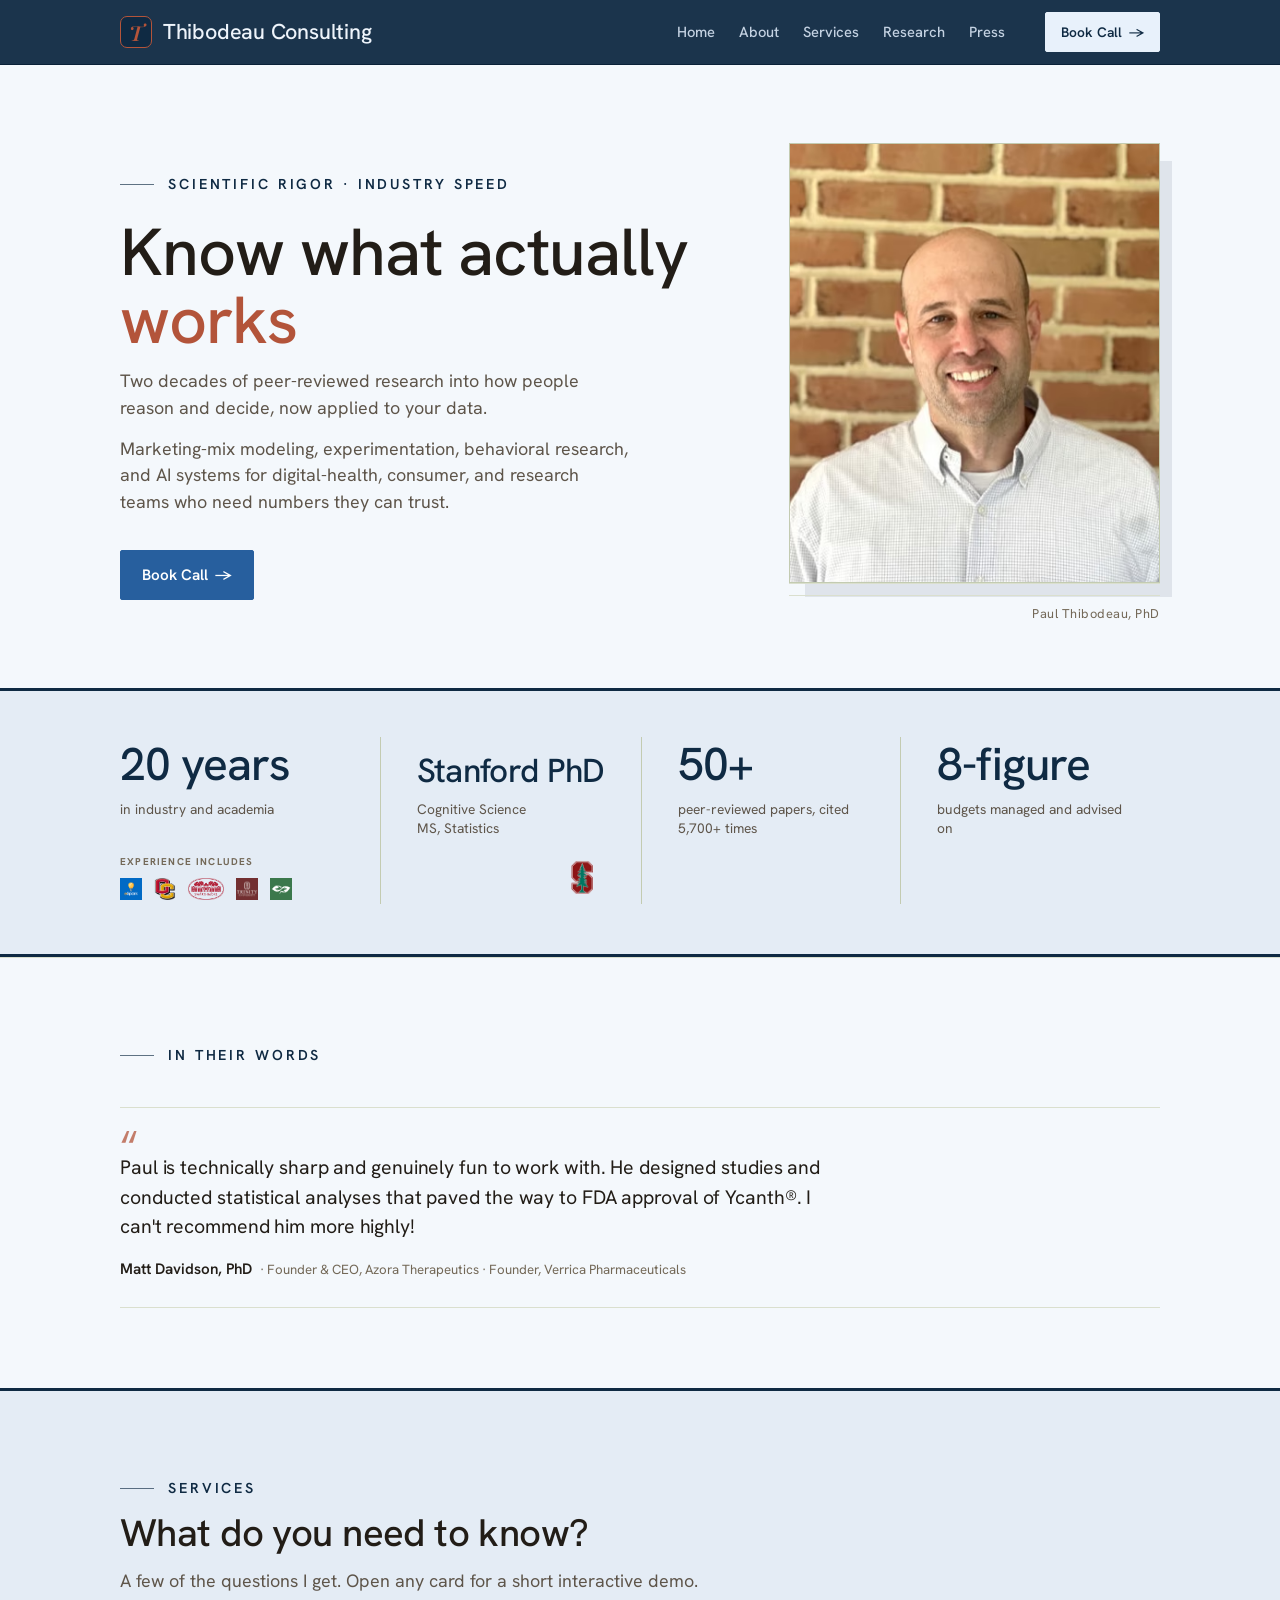
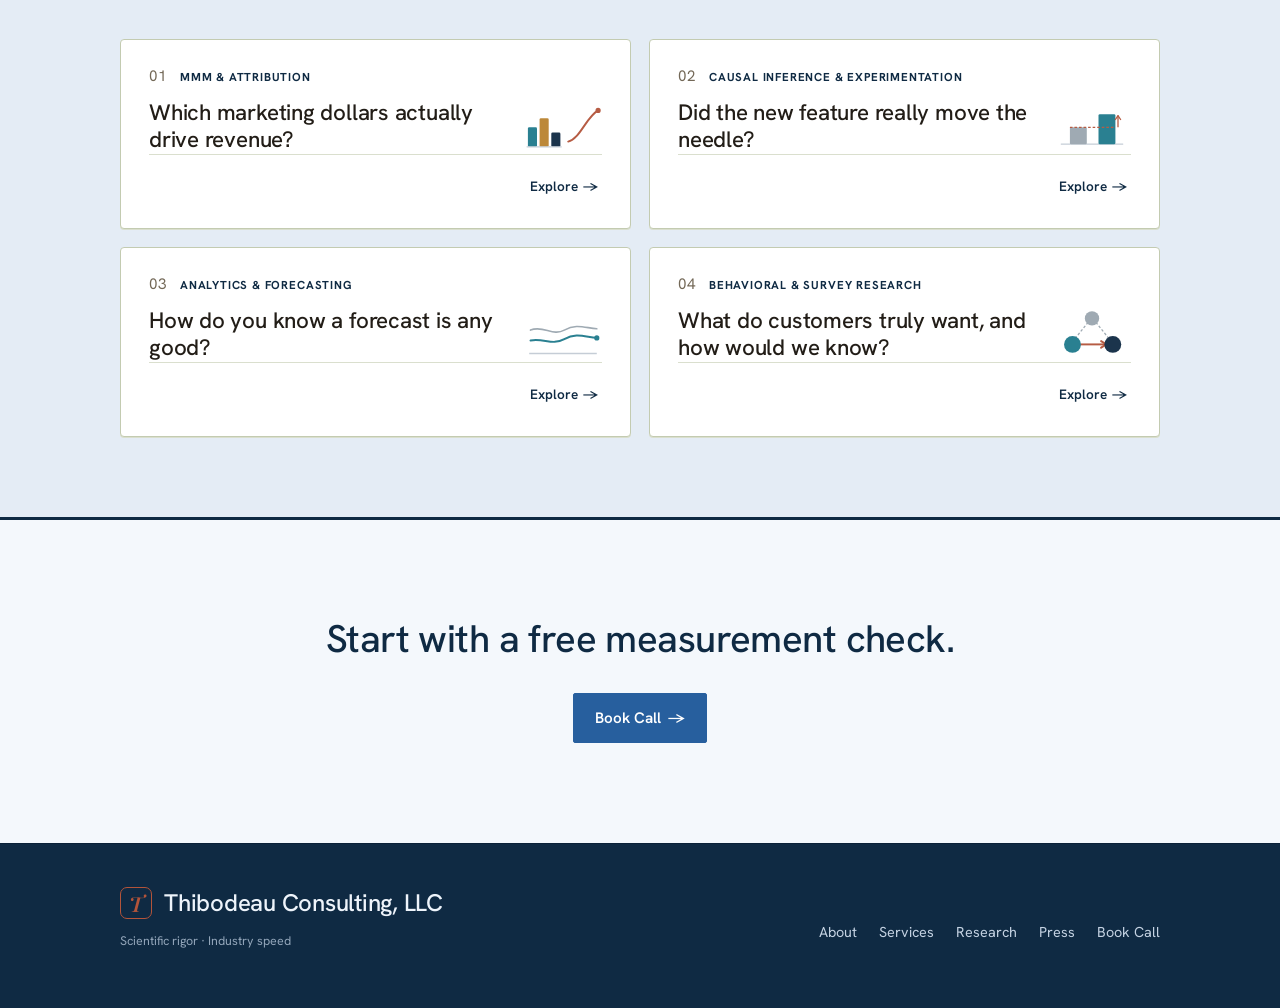
<file: index.html>
<!DOCTYPE html>
<html lang="en" data-headline="hanken" data-paper="sage">
<head>
<meta charset="UTF-8">
<meta name="viewport" content="width=device-width, initial-scale=1.0">
<title>Thibodeau Consulting · Scientific rigor, industry speed</title>
<link rel="icon" type="image/svg+xml" href="favicon.svg">
<meta name="description" content="Scientific rigor, industry speed. Marketing, research, and data consulting from a Stanford PhD and former data-science leader.">
<meta property="og:type" content="website">
<meta property="og:title" content="Thibodeau Consulting">
<meta property="og:description" content="Scientific rigor, industry speed. Marketing, research, and data consulting you can trust.">
<meta property="og:url" content="https://www.phthibodeau.com/">
<link rel="canonical" href="https://www.phthibodeau.com/">
<meta property="og:image" content="https://www.phthibodeau.com/assets/headshot-casual.jpg">
<meta name="twitter:card" content="summary_large_image">
<meta name="twitter:title" content="Thibodeau Consulting">
<meta name="twitter:description" content="Scientific rigor, industry speed. Marketing, research, and data consulting.">
<meta name="twitter:image" content="https://www.phthibodeau.com/assets/headshot-casual.jpg">
<link rel="preconnect" href="https://fonts.googleapis.com">
<link rel="preconnect" href="https://fonts.gstatic.com" crossorigin>
<link href="https://fonts.googleapis.com/css2?family=Playfair+Display:ital,wght@0,600;0,700;1,500;1,600&family=Newsreader:opsz,wght@6..72,400;6..72,500;6..72,600&family=Newsreader:ital,opsz,wght@1,6..72,400;1,6..72,500&family=Hanken+Grotesk:wght@400;500;600;700&family=EB+Garamond:ital,wght@1,400;1,500&display=swap" rel="stylesheet">
<link rel="stylesheet" href="assets/main.css?v=3">
<script type="application/ld+json">
{
  "@context": "https://schema.org",
  "@type": "ProfessionalService",
  "name": "Thibodeau Consulting, LLC",
  "url": "https://www.phthibodeau.com/",
  "logo": "https://www.phthibodeau.com/assets/logo.svg",
  "image": "https://www.phthibodeau.com/assets/headshot-casual.jpg",
  "description": "Marketing-mix modeling, experimentation, behavioral research, and AI evaluation consulting from a Stanford PhD and former data-science leader.",
  "slogan": "Scientific rigor, industry speed",
  "areaServed": "United States",
  "knowsAbout": ["Marketing mix modeling", "Attribution", "A/B testing", "Causal inference", "Experimentation", "Survey research", "Behavioral science", "AI evaluation", "Statistics"],
  "founder": {
    "@type": "Person",
    "name": "Paul Thibodeau",
    "honorificSuffix": "PhD",
    "url": "https://www.phthibodeau.com/about.html"
  },
  "sameAs": [
    "https://www.linkedin.com/in/paulhthibodeau/"
  ]
}
</script>
</head>
<body>

<header>
  <div class="wrap nav">
    <button class="navtoggle" aria-label="Menu" aria-expanded="false" aria-controls="navmenu"><svg viewBox="0 0 24 24" width="22" height="22" aria-hidden="true"><path d="M3 6h18M3 12h18M3 18h18" fill="none" stroke="currentColor" stroke-width="2" stroke-linecap="round"/></svg></button>
    <a href="#top" class="wordmark"><span class="tmark">T</span><span class="wname">Thibodeau Consulting</span></a>
    <nav class="navlinks" id="navmenu">
      <a href="#top" aria-current="page">Home</a>
      <a href="about.html">About</a>
      <a href="#work">Services</a>
      <a href="research.html">Research</a>
      <a href="press.html">Press</a>
    </nav>
    <a href="https://calendar.app.google/qZos6tPyJv9uBDfz5" target="_blank" rel="noopener" class="btn btn-primary btn-sm tc-book">Book Call <span class="arr">→</span></a>
  </div>
</header>

<main id="top">

  <!-- HERO -->
  <section class="hero">
    <div class="wrap hero-grid">
      <div class="hero-copy">
        <span class="eyebrow reveal">Scientific rigor · Industry speed</span>
        <h1 class="display reveal">Know what actually <span style="color:var(--gold)">works</span></h1>
        <p class="hero-sub hero-research reveal">Two decades of peer-reviewed research into how people reason and decide, now applied to your data.</p>
        <p class="hero-sub reveal">Marketing-mix modeling, experimentation, behavioral research, and AI systems for digital-health, consumer, and research teams who need numbers they can trust.</p>
        <div class="btns reveal">
          <a href="https://calendar.app.google/qZos6tPyJv9uBDfz5" target="_blank" rel="noopener" class="btn btn-primary">Book Call <span class="arr">→</span></a>
        </div>
      </div>
      <figure class="portrait reveal">
        <picture>
          <source type="image/avif" srcset="assets/headshot-casual-400.avif 400w, assets/headshot-casual-800.avif 800w" sizes="(max-width:880px) 360px, 400px">
          <source type="image/webp" srcset="assets/headshot-casual-400.webp 400w, assets/headshot-casual-800.webp 800w" sizes="(max-width:880px) 360px, 400px">
          <img class="portrait-img" src="assets/headshot-casual-800.jpg" width="800" height="1066" alt="Paul Thibodeau, PhD" fetchpriority="high" style="object-position:50% 20%">
        </picture>
        <figcaption><span>Paul Thibodeau, PhD</span></figcaption>
      </figure>
    </div>
  </section>

    <section class="creds reveal">
    <div class="wrap creds-inner">
      <div class="statrow">
        <div class="stat">
          <div class="num">20 years</div>
          <div class="lbl">in industry and academia</div>
          <div class="logos-row">
            <span class="logos-cap">Experience includes</span>
            <img src="assets/logo-espark.png" alt="eSpark">
            <img src="assets/logo-oberlin.png" alt="Oberlin College">
            <img src="assets/logo-swarthmore.png" alt="Swarthmore">
            <img src="assets/logo-trinity.webp" alt="Trinity University">
            <img src="assets/logo-betterhelp.png" alt="BetterHelp">
          </div>
        </div>
        <div class="stat">
          <div class="num num-stanford">Stanford PhD</div>
          <div class="lbl">Cognitive Science<br>MS, Statistics</div>
          <div class="logos-row stanford-row"><img src="assets/logo-stanford-s.avif" alt="Stanford"></div>
        </div>
        <div class="stat">
          <div class="num">50+</div>
          <div class="lbl">peer-reviewed papers, cited 5,700+ times</div>
        </div>
        <div class="stat">
          <div class="num">8-figure</div>
          <div class="lbl">budgets managed and advised on</div>
        </div>
      </div>
    </div>
  </section>

  <section class="block" id="testimonials">
    <div class="wrap">
      <div class="block-head reveal">
        <span class="eyebrow">In their words</span>
        <h2 class="sr-only">Testimonials</h2>
      </div>
      <!-- ================= TESTIMONIALS ================= -->
      <!-- Edit the cards between TM:START and TM:END below.                 -->
      <!-- Each testimonial is one <figure class="tm reveal"> block:         -->
      <!--   * <blockquote>   the quote (1-2 sentences)                      -->
      <!--   * .tm-name        the person's name                             -->
      <!--   * .tm-role        their title and company                       -->
      <!-- Add or delete <figure> blocks freely - each renders as a         -->
      <!-- full-width quote row in a single-column list.                     -->
      <!-- See README.md > "Updating testimonials" for a Claude prompt.      -->
      <div class="tm-grid">
        <!-- TM:START -->
        <figure class="tm reveal">
          <span class="qm" aria-hidden="true">&ldquo;</span>
          <blockquote>Paul is technically sharp and genuinely fun to work with. He designed studies and conducted statistical analyses that paved the way to FDA approval of Ycanth&reg;. I can't recommend him more highly!</blockquote>
          <figcaption><span class="tm-name">Matt Davidson, PhD</span><span class="tm-role">Founder &amp; CEO, Azora Therapeutics &middot; Founder, Verrica Pharmaceuticals</span></figcaption>
        </figure>
        <!-- TM:END -->
        <!-- Edwin's quote, parked pending his OK (shortened version sent for sign-off).
             Once he confirms, move the block above the TM:END line to publish it.
        <figure class="tm reveal">
          <span class="qm" aria-hidden="true">&ldquo;</span>
          <blockquote>Paul shaped metrics that opened up opportunities for our sales team we didn't know we were missing. He builds tools people actually understand and use.</blockquote>
          <figcaption><span class="tm-name">Edwin Uber</span><span class="tm-role">then Head of Engineering, eSpark Learning</span></figcaption>
        </figure>
        -->
        <!-- Placeholder testimonials parked here until real ones land. Move a block above the TM:END line to publish it.
        <figure class="tm reveal">
          <span class="qm" aria-hidden="true">&ldquo;</span>
          <blockquote>Paul rebuilt our attribution from the ground up. For the first time, finance actually trusts the numbers behind our spend.</blockquote>
          <figcaption><span class="tm-name">[Client name]</span><span class="tm-role">VP Growth · consumer health (Series B)</span></figcaption>
        </figure>
        <figure class="tm reveal">
          <span class="qm" aria-hidden="true">&ldquo;</span>
          <blockquote>The rare scientist who can also ship. The marketing-mix model he built is still the backbone of how we plan budget.</blockquote>
          <figcaption><span class="tm-name">[Client name]</span><span class="tm-role">Head of Marketing · DTC brand</span></figcaption>
        </figure>
        <figure class="tm reveal">
          <span class="qm" aria-hidden="true">&ldquo;</span>
          <blockquote>Honest about what the data can and can't say. That rigor talked us out of a six-figure mistake.</blockquote>
          <figcaption><span class="tm-name">[Client name]</span><span class="tm-role">Director of Analytics · edtech</span></figcaption>
        </figure>
        -->
      </div>
    </div>
  </section>

  <!-- SERVICES -->
  <section class="block" id="work">
    <div class="wrap">
      <div class="block-head reveal">
        <span class="eyebrow">Services</span>
        <h2 class="display" style="margin-top:14px">What do you need to know?</h2>
        <p class="svc-intro">A few of the questions I get. Open any card for a short interactive demo.</p>
      </div>

      <div class="svc-grid">
        <a href="demos/mmm_demo.html" class="svc reveal">
          <div class="svc-top"><span class="svc-idx">01</span><span class="svc-topic">MMM &amp; Attribution</span></div>
          <div class="svc-qrow">
            <h3>Which marketing dollars actually drive revenue?</h3>
            <span class="svc-cartoon" aria-hidden="true"><svg viewBox="0 0 120 80" xmlns="http://www.w3.org/2000/svg"><rect x="6" y="42" width="14" height="30" rx="2" fill="#1F7A8C"/><rect x="24" y="28" width="14" height="44" rx="2" fill="#B9822F"/><rect x="42" y="50" width="14" height="22" rx="2" fill="#0F2A43"/><line x1="4" y1="72" x2="58" y2="72" stroke="#c2cbd4" stroke-width="2"/><path d="M68 64 C 86 60, 96 26, 114 16" fill="none" stroke="#b3543a" stroke-width="3" stroke-linecap="round"/><circle class="cart-pulse" cx="114" cy="16" r="4" fill="#b3543a"/></svg></span>
          </div>
          <div class="svc-foot"><span class="more">Explore <span class="arr">→</span></span></div>
        </a>
        <a href="demos/experimentation_demo.html" class="svc reveal">
          <div class="svc-top"><span class="svc-idx">02</span><span class="svc-topic">Causal Inference &amp; Experimentation</span></div>
          <div class="svc-qrow">
            <h3>Did the new feature really move the needle?</h3>
            <span class="svc-cartoon" aria-hidden="true"><svg viewBox="0 0 120 80" xmlns="http://www.w3.org/2000/svg"><line x1="12" y1="68" x2="108" y2="68" stroke="#c2cbd4" stroke-width="2"/><rect x="26" y="42" width="26" height="26" rx="2" fill="#9aa6af"/><rect x="70" y="22" width="26" height="46" rx="2" fill="#1F7A8C"/><line x1="26" y1="42" x2="96" y2="42" stroke="#b3543a" stroke-width="2" stroke-dasharray="4 3"/><g class="cart-lift"><line x1="100" y1="24" x2="100" y2="42" stroke="#b3543a" stroke-width="2"/><polyline points="96,30 100,24 104,30" fill="none" stroke="#b3543a" stroke-width="2" stroke-linecap="round" stroke-linejoin="round"/></g></svg></span>
          </div>
          <div class="svc-foot"><span class="more">Explore <span class="arr">→</span></span></div>
        </a>
        <a href="demos/forecasting_demo.html" class="svc reveal">
          <div class="svc-top"><span class="svc-idx">03</span><span class="svc-topic">Analytics &amp; Forecasting</span></div>
          <div class="svc-qrow">
            <h3>How do you know a forecast is any good?</h3>
            <span class="svc-cartoon" aria-hidden="true"><svg viewBox="0 0 120 80" xmlns="http://www.w3.org/2000/svg"><line x1="8" y1="70" x2="112" y2="70" stroke="#c2cbd4" stroke-width="2"/><path d="M10 34 C 30 26, 44 44, 62 34 S 92 30, 112 32" fill="none" stroke="#9aa6af" stroke-width="2.5" stroke-linecap="round" stroke-linejoin="round"/><path d="M10 50 C 30 46, 44 58, 62 48 S 92 44, 112 46" fill="none" stroke="#1F7A8C" stroke-width="3" stroke-linecap="round" stroke-linejoin="round"/><circle class="cart-pulse" cx="112" cy="46" r="4" fill="#1F7A8C"/></svg></span>
          </div>
          <div class="svc-foot"><span class="more">Explore <span class="arr">→</span></span></div>
        </a>
        <a href="demos/behavioral_survey_demo.html" class="svc reveal">
          <div class="svc-top"><span class="svc-idx">04</span><span class="svc-topic">Behavioral &amp; Survey Research</span></div>
          <div class="svc-qrow">
            <h3>What do customers truly want, and how would we know?</h3>
            <span class="svc-cartoon" aria-hidden="true"><svg viewBox="0 0 120 80" xmlns="http://www.w3.org/2000/svg"><line x1="54" y1="22" x2="30" y2="52" stroke="#9aa6af" stroke-width="2" stroke-dasharray="4 3"/><line x1="66" y1="22" x2="90" y2="52" stroke="#9aa6af" stroke-width="2" stroke-dasharray="4 3"/><line x1="42" y1="56" x2="80" y2="56" stroke="#b3543a" stroke-width="3"/><polyline points="74,51 82,56 74,61" fill="none" stroke="#b3543a" stroke-width="3" stroke-linecap="round" stroke-linejoin="round"/><circle cx="60" cy="16" r="11" fill="#9aa6af"/><circle cx="30" cy="56" r="13" fill="#1F7A8C"/><circle class="cart-pulse" cx="92" cy="56" r="13" fill="#0F2A43"/></svg></span>
          </div>
          <div class="svc-foot"><span class="more">Explore <span class="arr">→</span></span></div>
        </a>
      </div>
    </div>
  </section>

  <!-- CTA -->
  <section class="cta" id="book">
    <div class="wrap cta-inner">
      <h2 class="display reveal"><a href="https://calendar.app.google/qZos6tPyJv9uBDfz5" target="_blank" rel="noopener" style="color:inherit;text-decoration:none">Start with a free measurement check.</a></h2>
      <div class="btns reveal">
        <a href="https://calendar.app.google/qZos6tPyJv9uBDfz5" target="_blank" rel="noopener" class="btn btn-primary">Book Call <span class="arr">→</span></a>
      </div>
    </div>
  </section>

</main>

<footer>
  <div class="wrap foot">
    <div>
      <a href="#top" class="wordmark"><span class="tmark">T</span><span class="wname">Thibodeau Consulting<span class="wname-llc">, LLC</span></span></a>
      <div class="fine">Scientific rigor · Industry speed</div>
    </div>
    <div class="links">
      <a href="about.html">About</a>
      <a href="#work">Services</a>
      <a href="research.html">Research</a>
      <a href="press.html">Press</a>
      <a href="https://calendar.app.google/qZos6tPyJv9uBDfz5" target="_blank" rel="noopener">Book Call</a>
    </div>
  </div>
</footer>

<script>
(function(){
  var t=document.querySelector('.navtoggle'), h=document.querySelector('header');
  if(!t||!h)return;
  function close(){t.setAttribute('aria-expanded','false');h.classList.remove('nav-open');}
  t.addEventListener('click',function(e){
    e.stopPropagation();
    var open=t.getAttribute('aria-expanded')==='true';
    t.setAttribute('aria-expanded',String(!open));
    h.classList.toggle('nav-open',!open);
  });
  h.querySelectorAll('.navlinks a').forEach(function(a){a.addEventListener('click',close);});
  document.addEventListener('click',function(e){if(!h.contains(e.target))close();});
  document.addEventListener('keydown',function(e){if(e.key==='Escape')close();});
})();
</script>

</body>
</html>
</file>
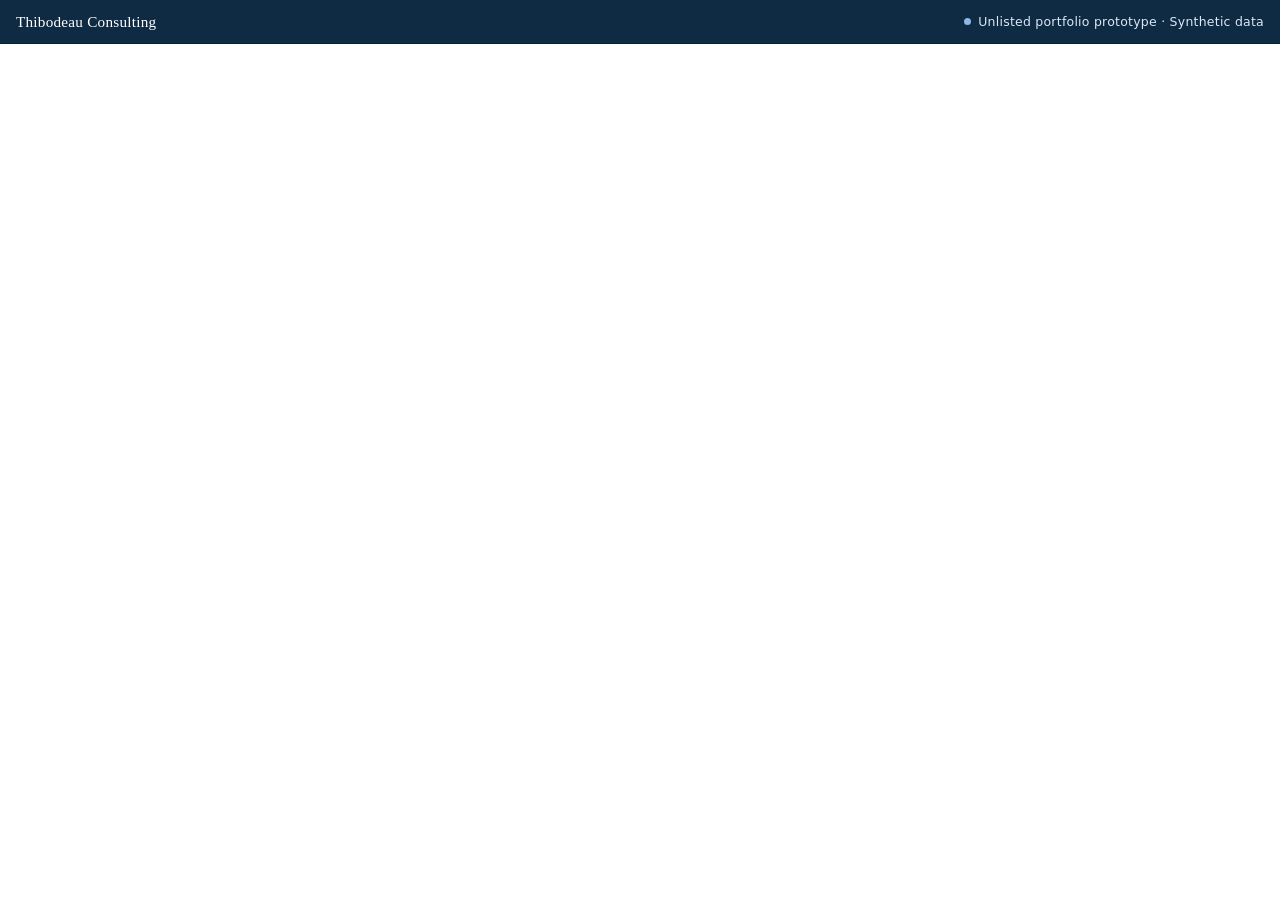
<file: preview/funnel-intelligence-7c91b4/index.html>
<!doctype html>
<html lang="en">
<head>
  <meta charset="utf-8">
  <meta name="viewport" content="width=device-width, initial-scale=1">
  <meta name="robots" content="noindex, nofollow, noarchive, nosnippet, noimageindex">
  <meta name="referrer" content="strict-origin-when-cross-origin">
  <title>Cross-Channel Funnel Intelligence · Thibodeau Consulting</title>
  <meta name="description" content="An unlisted Thibodeau Consulting portfolio prototype demonstrating cross-channel marketing funnel reporting with synthetic data.">
  <link rel="icon" type="image/svg+xml" href="../../favicon.svg">
  <style>
    :root {
      color-scheme: light;
      --navy: #0f2a43;
      --blue: #8fb6e6;
      --paper: #f4f8fc;
    }

    * { box-sizing: border-box; }

    html, body {
      width: 100%;
      height: 100%;
      margin: 0;
      overflow: hidden;
      background: var(--paper);
      color: #fff;
      font-family: Inter, ui-sans-serif, system-ui, -apple-system, BlinkMacSystemFont, "Segoe UI", sans-serif;
    }

    body {
      display: grid;
      grid-template-rows: auto minmax(0, 1fr);
    }

    .preview-bar {
      display: flex;
      align-items: center;
      justify-content: space-between;
      gap: 1rem;
      min-height: 44px;
      padding: .55rem 1rem;
      background: var(--navy);
      border-bottom: 1px solid #0a2138;
      font-size: .78rem;
      letter-spacing: .02em;
    }

    .brand {
      font-family: Georgia, "Times New Roman", serif;
      font-size: .95rem;
      white-space: nowrap;
    }

    .status {
      color: #dbe8f7;
      text-align: right;
    }

    .dot {
      display: inline-block;
      width: .45rem;
      height: .45rem;
      margin: 0 .42rem 0 .2rem;
      border-radius: 50%;
      background: var(--blue);
      vertical-align: .05rem;
    }

    iframe {
      display: block;
      width: 100%;
      height: 100%;
      border: 0;
      background: #fff;
    }

    .fallback {
      position: fixed;
      inset: auto 1rem 1rem auto;
      z-index: -1;
      color: var(--navy);
    }

    @media (max-width: 560px) {
      .preview-bar { align-items: flex-start; }
      .status { max-width: 16rem; }
      .status .secondary { display: none; }
    }
  </style>
</head>
<body>
  <div class="preview-bar" role="note" aria-label="Prototype status">
    <span class="brand">Thibodeau Consulting</span>
    <span class="status"><span class="dot" aria-hidden="true"></span>Unlisted portfolio prototype <span class="secondary">· Synthetic data</span></span>
  </div>
  <iframe
    src="https://paul-funnel-intelligence.pthibod1.chatgpt.site"
    title="Interactive cross-channel funnel intelligence prototype"
    loading="eager"
    allow="fullscreen"
  ></iframe>
  <p class="fallback">If the prototype does not load, <a href="https://paul-funnel-intelligence.pthibod1.chatgpt.site">open it directly</a>.</p>
</body>
</html>
</file>
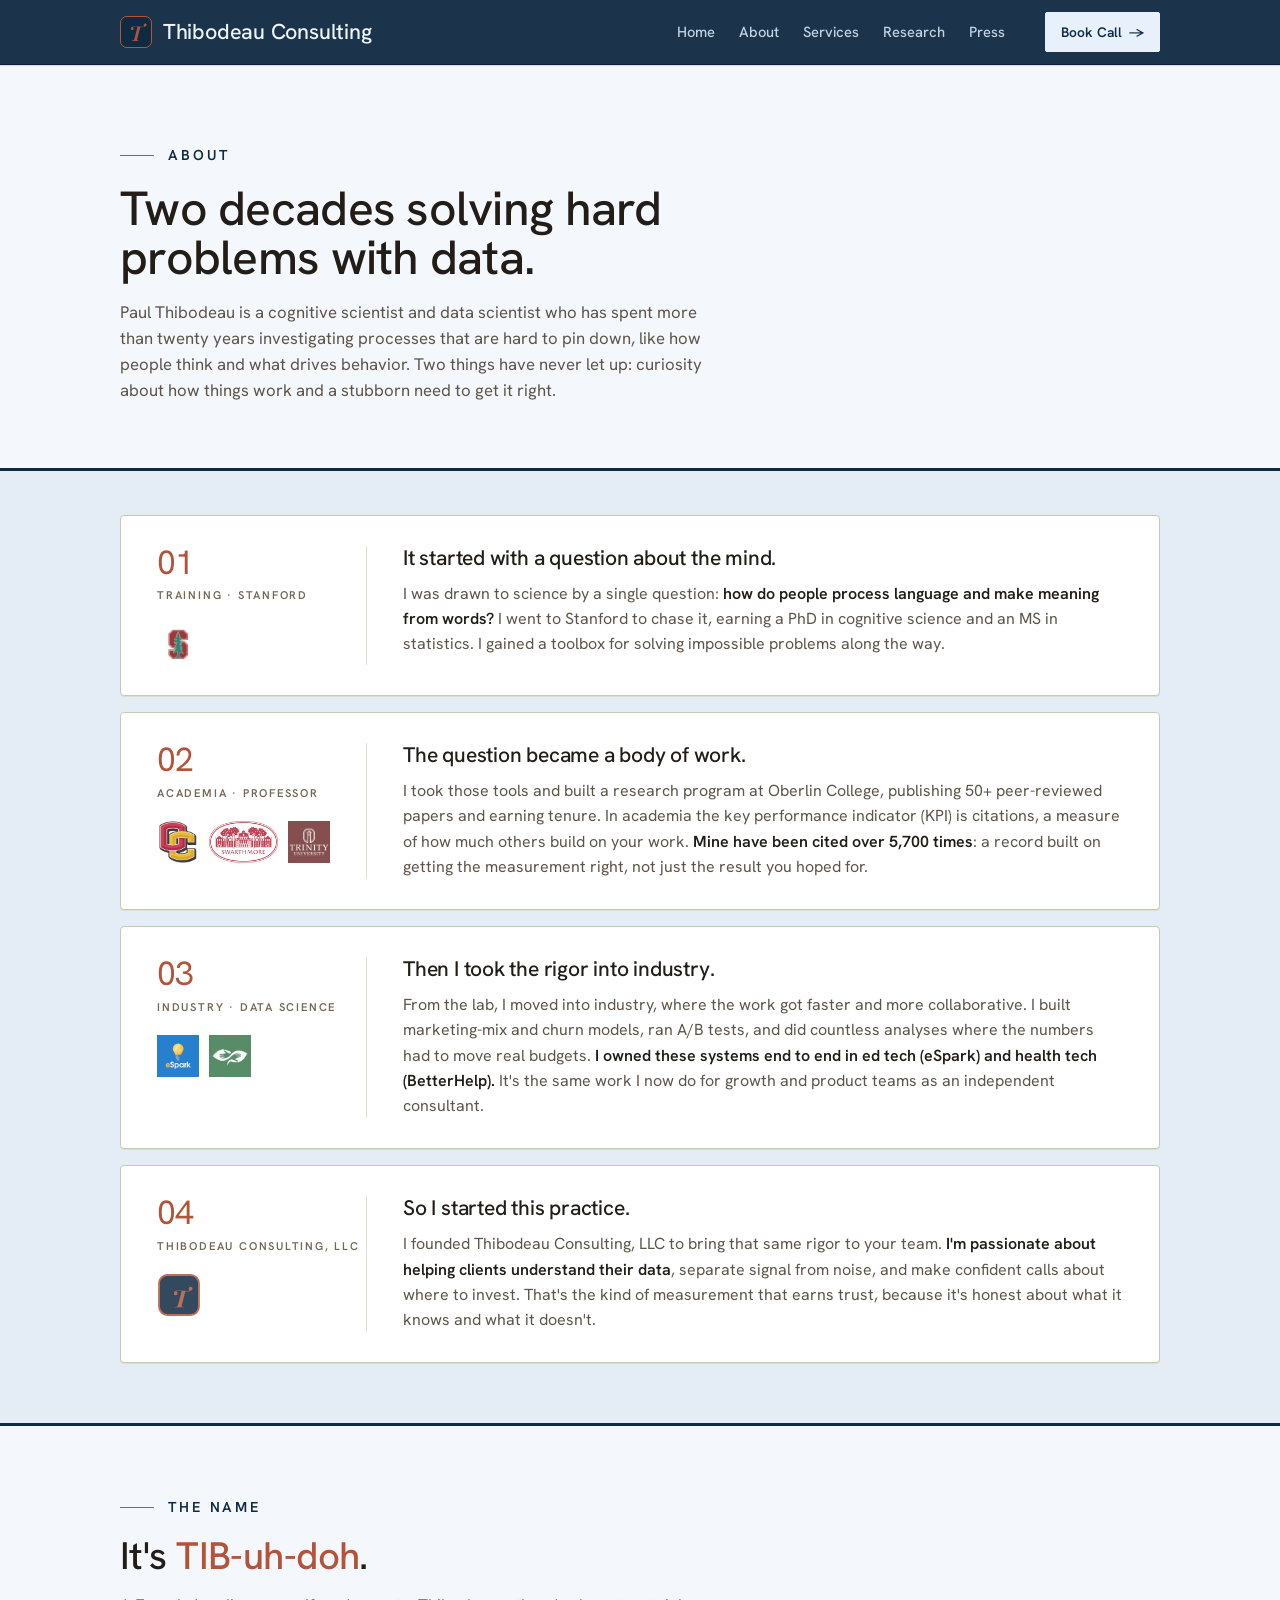
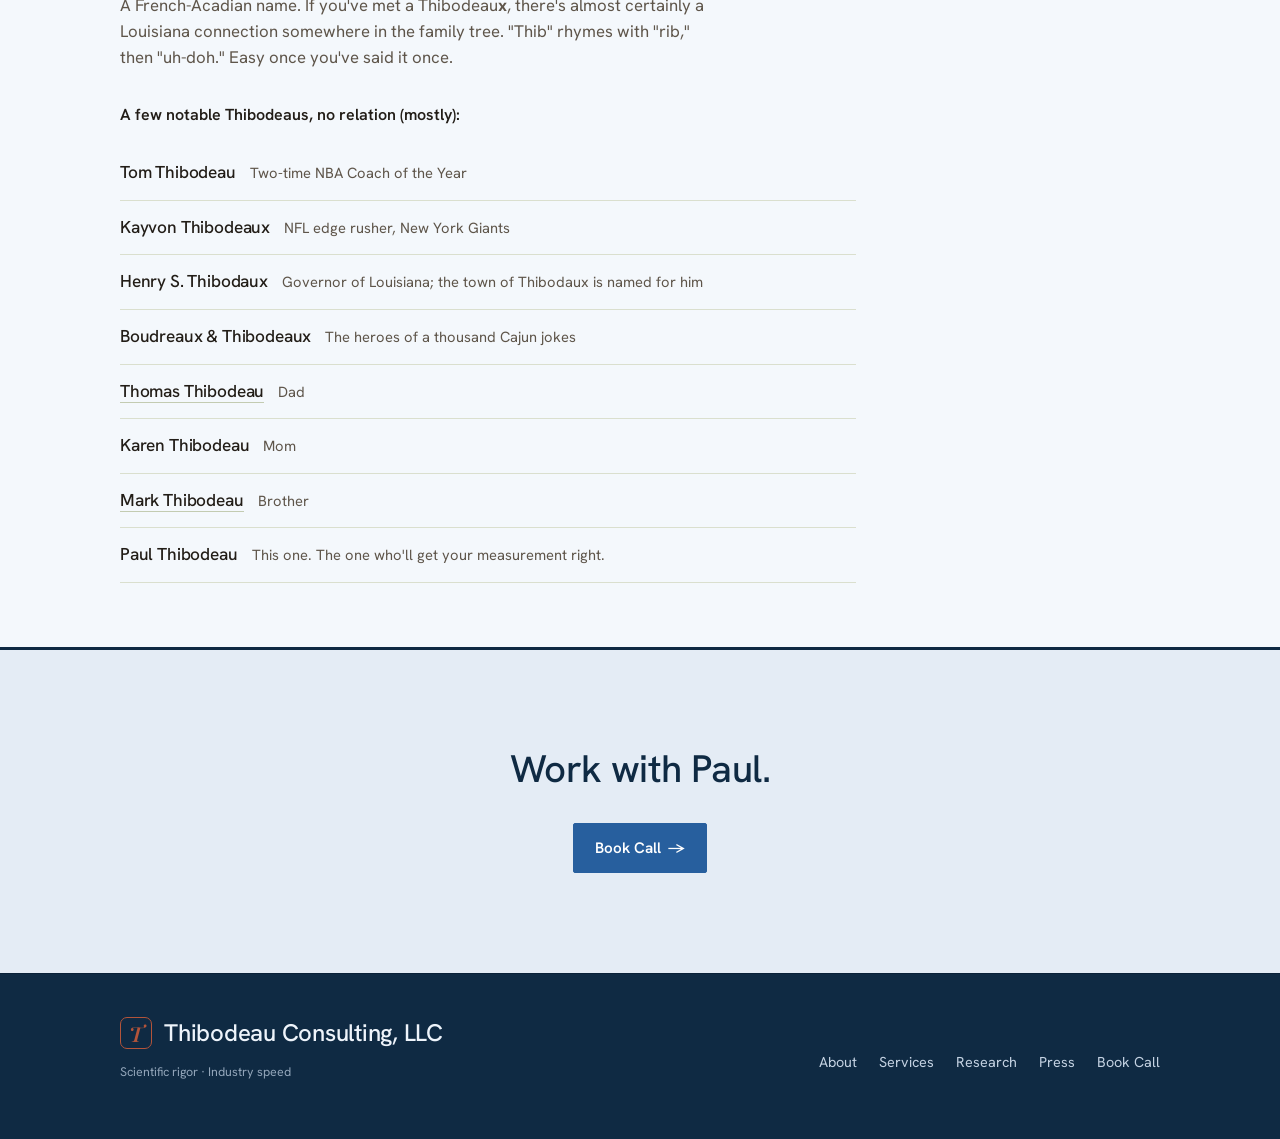
<file: about.html>
<!DOCTYPE html>
<html lang="en" data-headline="hanken" data-paper="sage">
<head>
<meta charset="UTF-8">
<meta name="viewport" content="width=device-width, initial-scale=1.0">
<title>About · Thibodeau Consulting</title>
<link rel="icon" type="image/svg+xml" href="favicon.svg">
<meta name="description" content="Meet Paul Thibodeau: Stanford PhD, tenured professor turned data-science leader. 50+ papers, 5,700+ citations, and measurement experience that has moved real budgets.">
<meta property="og:type" content="website">
<meta property="og:title" content="About · Thibodeau Consulting">
<meta property="og:description" content="Stanford PhD, tenured professor, data-science leader — the story behind Thibodeau Consulting.">
<meta property="og:url" content="https://www.phthibodeau.com/about.html">
<link rel="canonical" href="https://www.phthibodeau.com/about.html">
<meta property="og:image" content="https://www.phthibodeau.com/assets/headshot-casual.jpg">
<meta name="twitter:card" content="summary_large_image">
<meta name="twitter:title" content="About · Thibodeau Consulting">
<meta name="twitter:description" content="Stanford PhD, tenured professor, data-science leader — the story behind Thibodeau Consulting.">
<meta name="twitter:image" content="https://www.phthibodeau.com/assets/headshot-casual.jpg">
<link rel="preconnect" href="https://fonts.googleapis.com">
<link rel="preconnect" href="https://fonts.gstatic.com" crossorigin>
<link href="https://fonts.googleapis.com/css2?family=Playfair+Display:ital,wght@0,600;0,700;1,500;1,600&family=Newsreader:opsz,wght@6..72,400;6..72,500;6..72,600&family=Newsreader:ital,opsz,wght@1,6..72,400;1,6..72,500&family=Hanken+Grotesk:wght@400;500;600;700&family=EB+Garamond:ital,wght@1,400;1,500&display=swap" rel="stylesheet">
<link rel="stylesheet" href="assets/main.css?v=3">
<script type="application/ld+json">
{
  "@context": "https://schema.org",
  "@type": "Person",
  "name": "Paul Thibodeau",
  "honorificSuffix": "PhD",
  "url": "https://www.phthibodeau.com/about.html",
  "image": "https://www.phthibodeau.com/assets/headshot-casual.jpg",
  "jobTitle": "Founder & Principal Consultant",
  "worksFor": {
    "@type": "Organization",
    "name": "Thibodeau Consulting, LLC",
    "url": "https://www.phthibodeau.com/"
  },
  "alumniOf": {
    "@type": "CollegeOrUniversity",
    "name": "Stanford University"
  },
  "description": "Cognitive scientist and data scientist. Stanford PhD (Cognitive Science) and MS (Statistics), tenured professor turned data-science leader; 50+ peer-reviewed papers cited 5,700+ times.",
  "knowsAbout": ["Marketing mix modeling", "Causal inference", "Experimentation", "Survey research", "Metaphor and framing", "AI evaluation", "Statistics"],
  "sameAs": [
    "https://www.linkedin.com/in/paulhthibodeau/",
    "https://scholar.google.com/citations?user=VA5iX4AAAAAJ"
  ]
}
</script>
</head>
<body id="top">

  <header>
    <div class="wrap nav">
      <button class="navtoggle" aria-label="Menu" aria-expanded="false" aria-controls="navmenu"><svg viewBox="0 0 24 24" width="22" height="22" aria-hidden="true"><path d="M3 6h18M3 12h18M3 18h18" fill="none" stroke="currentColor" stroke-width="2" stroke-linecap="round"/></svg></button>
      <a href="index.html" class="wordmark"><span class="tmark">T</span><span class="wname">Thibodeau Consulting</span></a>
      <nav class="navlinks" id="navmenu">
        <a href="index.html">Home</a>
        <a href="about.html" aria-current="page">About</a>
        <a href="index.html#work">Services</a>
        <a href="research.html">Research</a>
        <a href="press.html">Press</a>
      </nav>
      <a href="https://calendar.app.google/qZos6tPyJv9uBDfz5" target="_blank" rel="noopener" class="btn btn-primary btn-sm tc-book">Book Call <span class="arr">&rarr;</span></a>
    </div>
  </header>

  <main>
    <section class="block" style="padding:clamp(48px,8vw,72px) 0 clamp(32px,6vw,48px)">
      <div class="wrap">
        <div class="block-head" style="max-width:46em">
          <span class="eyebrow">About</span>
          <h1 class="display" style="font-size:clamp(2.2rem,4vw,3rem);margin-top:18px">Two decades solving hard problems with data.</h1>
          <p class="lede" style="margin-top:16px">Paul Thibodeau is a cognitive scientist and data scientist who has spent more than twenty years investigating processes that are hard to pin down, like how people think and what drives behavior. Two things have never let up: curiosity about how things work and a stubborn need to get it right.</p>
        </div>
      </div>
    </section>

    <section class="block" style="padding:clamp(34px,7vw,44px) 0 clamp(40px,8vw,60px);background:#e4ecf5;border-top:3px solid #0F2A43">
      <div class="wrap">
        <div class="about-stack" style="margin-top:0">
        <div class="chapter reveal">
          <div class="rail">
            <span class="ch-num">01</span>
            <span class="ch-era">Training · Stanford</span>
            <span class="ch-logo"><img src="assets/logo-stanford-s.avif" alt="Stanford" loading="lazy" style="max-width:120px;max-height:42px;object-fit:contain;display:block"></span>
          </div>
          <div class="body">
            <h2>It started with a question about the mind.</h2>
            <p>I was drawn to science by a single question: <span class="hl">how do people process language and make meaning from words?</span> I went to Stanford to chase it, earning a PhD in cognitive science and an MS in statistics. I gained a toolbox for solving impossible problems along the way.</p>
          </div>
        </div>
        <div class="chapter reveal">
          <div class="rail">
            <span class="ch-num">02</span>
            <span class="ch-era">Academia · Professor</span>
            <span class="ch-logo two"><img src="assets/logo-oberlin.png" alt="Oberlin College" loading="lazy" style="max-width:120px;max-height:42px;object-fit:contain;display:block"><img src="assets/logo-swarthmore.png" alt="Swarthmore" loading="lazy" style="max-width:120px;max-height:42px;object-fit:contain;display:block"><img src="assets/logo-trinity.webp" alt="Trinity" loading="lazy" style="max-width:120px;max-height:42px;object-fit:contain;display:block"></span>
          </div>
          <div class="body">
            <h2>The question became a body of work.</h2>
            <p>I took those tools and built a research program at Oberlin College, publishing 50+ peer-reviewed papers and earning tenure. In academia the key performance indicator (KPI) is citations, a measure of how much others build on your work. <span class="hl">Mine have been cited over 5,700 times</span>: a record built on getting the measurement right, not just the result you hoped for.</p>
          </div>
        </div>
        <div class="chapter reveal">
          <div class="rail">
            <span class="ch-num">03</span>
            <span class="ch-era">Industry · Data Science</span>
            <span class="ch-logo two"><img src="assets/logo-espark.png" alt="eSpark" loading="lazy" style="max-width:120px;max-height:42px;object-fit:contain;display:block"><img src="assets/logo-betterhelp.png" alt="BetterHelp" loading="lazy" style="max-width:120px;max-height:42px;object-fit:contain;display:block"></span>
          </div>
          <div class="body">
            <h2>Then I took the rigor into industry.</h2>
            <p>From the lab, I moved into industry, where the work got faster and more collaborative. I built marketing-mix and churn models, ran A/B tests, and did countless analyses where the numbers had to move real budgets. <span class="hl">I owned these systems end to end in ed tech (eSpark) and health tech (BetterHelp).</span> It's the same work I now do for growth and product teams as an independent consultant.</p>
          </div>
        </div>
        <div class="chapter reveal">
          <div class="rail">
            <span class="ch-num">04</span>
            <span class="ch-era">Thibodeau Consulting, LLC</span>
            <span class="ch-logo"><img src="assets/logo.svg" alt="Thibodeau Consulting" loading="lazy" style="width:44px;height:44px;display:block"></span>
          </div>
          <div class="body">
            <h2>So I started this practice.</h2>
            <p>I founded Thibodeau Consulting, LLC to bring that same rigor to your team. <span class="hl">I'm passionate about helping clients understand their data</span>, separate signal from noise, and make confident calls about where to invest. That's the kind of measurement that earns trust, because it's honest about what it knows and what it doesn't.</p>
          </div>
        </div>
      </div>

      </div>
    </section>

    <section class="block" id="thename" style="padding:clamp(44px,9vw,64px) 0;border-top:3px solid #0F2A43">
      <div class="wrap">
        <div class="block-head" style="max-width:46em">
          <span class="eyebrow">The name</span>
          <h2 class="display" style="margin-top:18px;font-size:clamp(1.9rem,3vw,2.6rem)">It's <span style="color:var(--gold)">TIB-uh-doh</span>.</h2>
          <p class="lede" style="margin-top:16px">A French-Acadian name. If you've met a Thibodeau<strong>x</strong>, there's almost certainly a Louisiana connection somewhere in the family tree. "Thib" rhymes with "rib," then "uh-doh." Easy once you've said it once.</p>
        </div>
        <p style="margin:32px 0 0;font-weight:600;color:var(--ink);max-width:46em">A few notable Thibodeaus, no relation (mostly):</p>
        <ul class="name-list" style="max-width:46em">
          <li><span class="nl-name">Tom Thibodeau</span> <span class="nl-note">Two-time NBA Coach of the Year</span></li>
          <li><span class="nl-name">Kayvon Thibodeaux</span> <span class="nl-note">NFL edge rusher, New York Giants</span></li>
          <li><span class="nl-name">Henry S. Thibodaux</span> <span class="nl-note">Governor of Louisiana; the town of Thibodaux is named for him</span></li>
          <li><span class="nl-name">Boudreaux &amp; Thibodeaux</span> <span class="nl-note">The heroes of a thousand Cajun jokes</span></li>
          <li><span class="nl-name"><a href="https://www.colorado.edu/business/leeds-directory/faculty/thomas-g-thibodeau" target="_blank" rel="noopener">Thomas Thibodeau</a></span> <span class="nl-note">Dad</span></li>
          <li><span class="nl-name">Karen Thibodeau</span> <span class="nl-note">Mom</span></li>
          <li><span class="nl-name"><a href="https://business.fiu.edu/about/directory/profile/thibodeaum" target="_blank" rel="noopener">Mark Thibodeau</a></span> <span class="nl-note">Brother</span></li>
          <li><span class="nl-name">Paul Thibodeau</span> <span class="nl-note">This one. The one who'll get your measurement right.</span></li>
        </ul>
      </div>
    </section>

    <section class="cta" style="background:#e4ecf5;border-top:3px solid #0F2A43">
      <div class="wrap cta-inner">
        <h2 class="display">Work with Paul.</h2>
        <div class="btns">
          <a href="https://calendar.app.google/qZos6tPyJv9uBDfz5" target="_blank" rel="noopener" class="btn btn-primary">Book Call <span class="arr">→</span></a>
        </div>
      </div>
    </section>
  </main>

  <footer>
    <div class="wrap foot">
      <div>
        <a href="index.html" class="wordmark"><span class="tmark">T</span><span class="wname">Thibodeau Consulting<span class="wname-llc">, LLC</span></span></a>
        <div class="fine">Scientific rigor · Industry speed</div>
      </div>
      <div class="links">
        <a href="about.html">About</a>
        <a href="index.html#work">Services</a>
        <a href="research.html">Research</a>
        <a href="press.html">Press</a>
        <a href="https://calendar.app.google/qZos6tPyJv9uBDfz5" target="_blank" rel="noopener">Book Call</a>
      </div>
    </div>
  </footer>

<script>
(function(){
  var t=document.querySelector('.navtoggle'), h=document.querySelector('header');
  if(!t||!h)return;
  function close(){t.setAttribute('aria-expanded','false');h.classList.remove('nav-open');}
  t.addEventListener('click',function(e){
    e.stopPropagation();
    var open=t.getAttribute('aria-expanded')==='true';
    t.setAttribute('aria-expanded',String(!open));
    h.classList.toggle('nav-open',!open);
  });
  h.querySelectorAll('.navlinks a').forEach(function(a){a.addEventListener('click',close);});
  document.addEventListener('click',function(e){if(!h.contains(e.target))close();});
  document.addEventListener('keydown',function(e){if(e.key==='Escape')close();});
})();
</script>

</body>
</html>
</file>
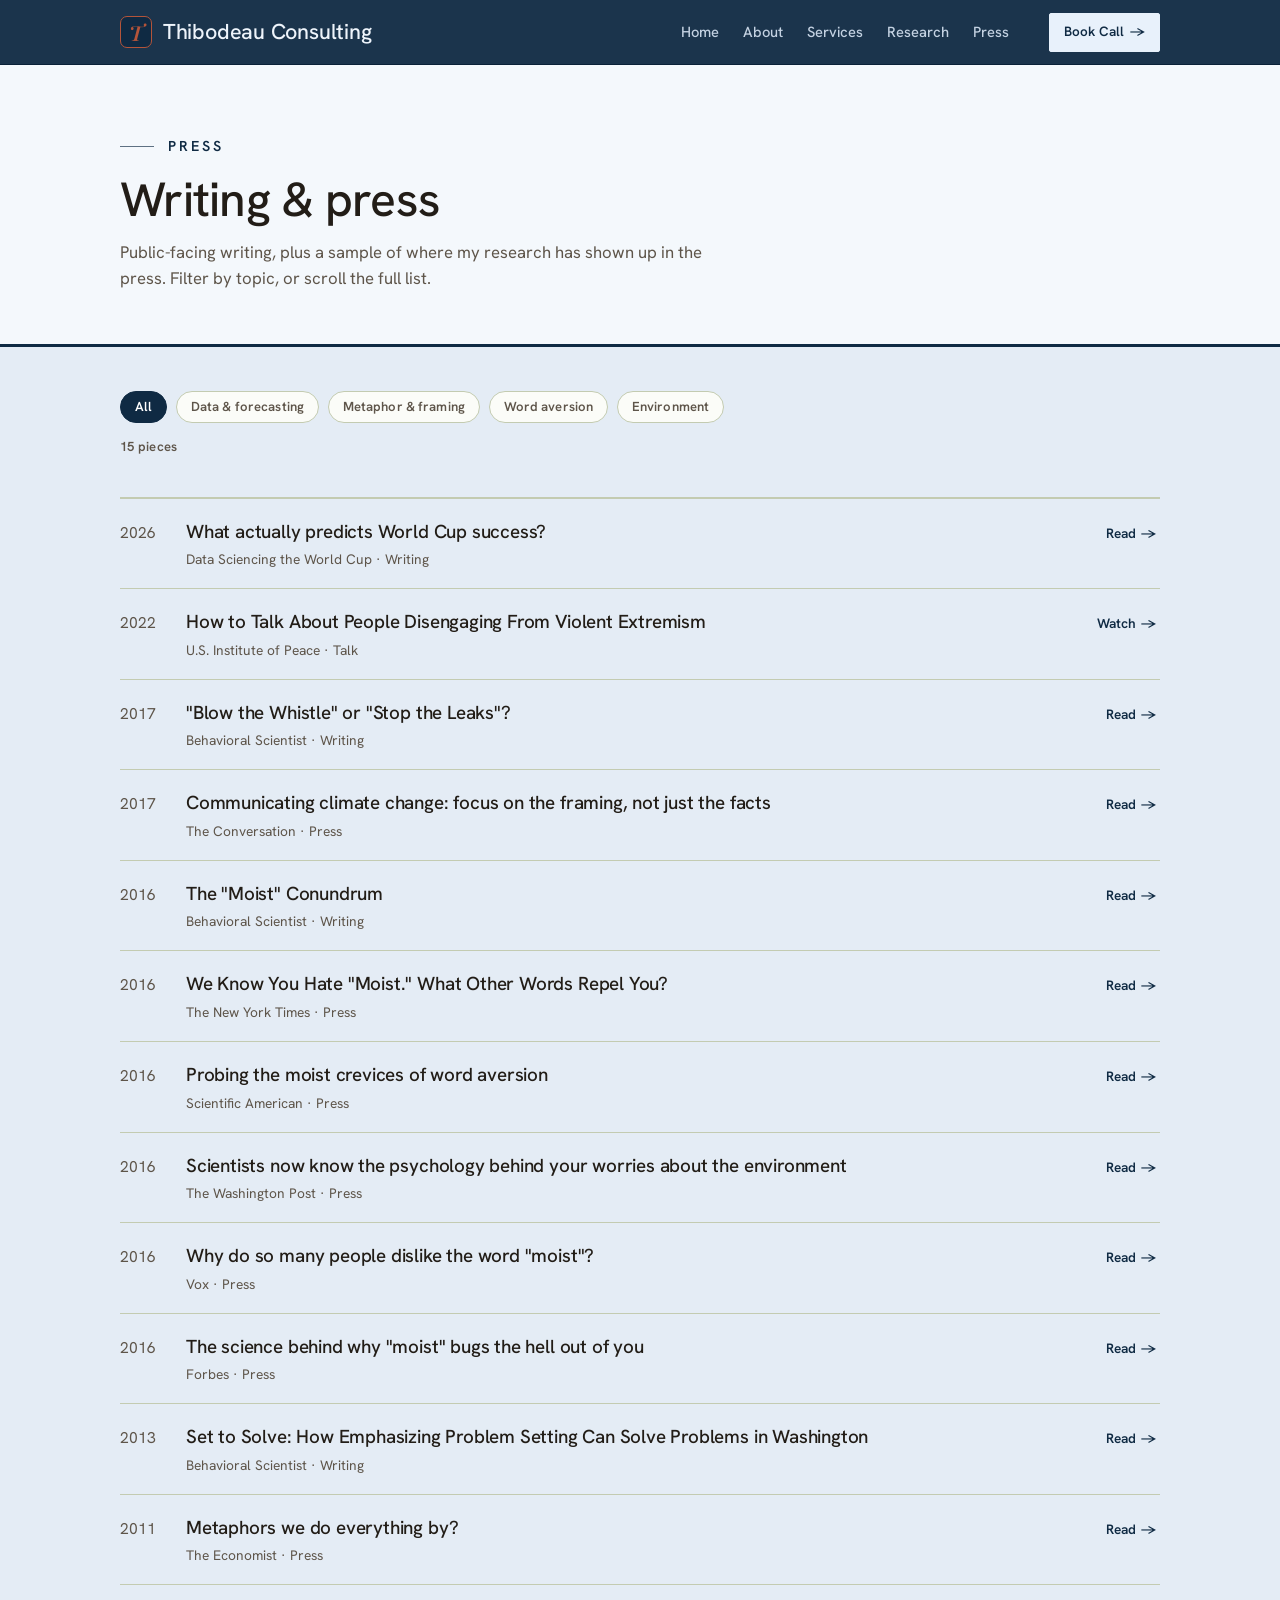
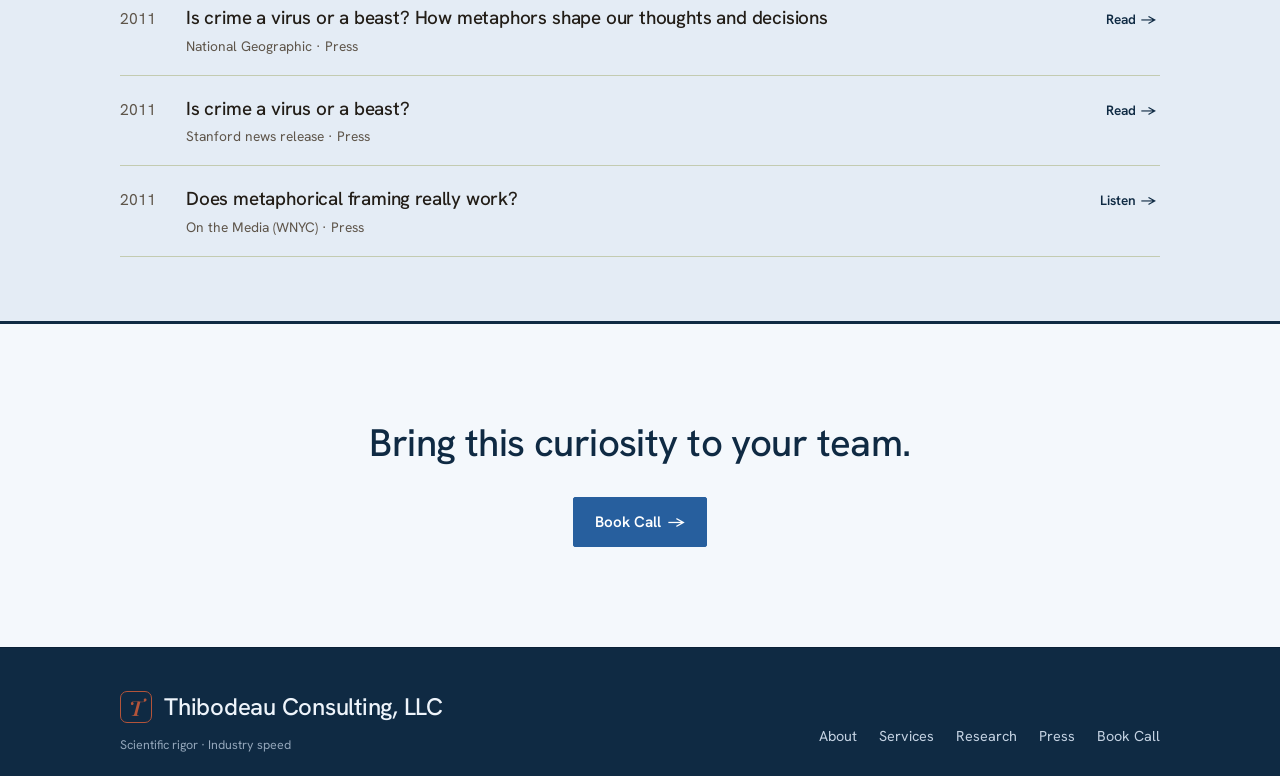
<file: outreach.html>
<!DOCTYPE html>
<html lang="en">
<head>
<meta charset="UTF-8">
<title>Press · Thibodeau Consulting</title>
<link rel="canonical" href="https://www.phthibodeau.com/press.html">
<meta name="robots" content="noindex">
<meta http-equiv="refresh" content="0; url=press.html">
</head>
<body><p>This page is now <a href="press.html">Press</a>.</p></body>
</html>
</file>
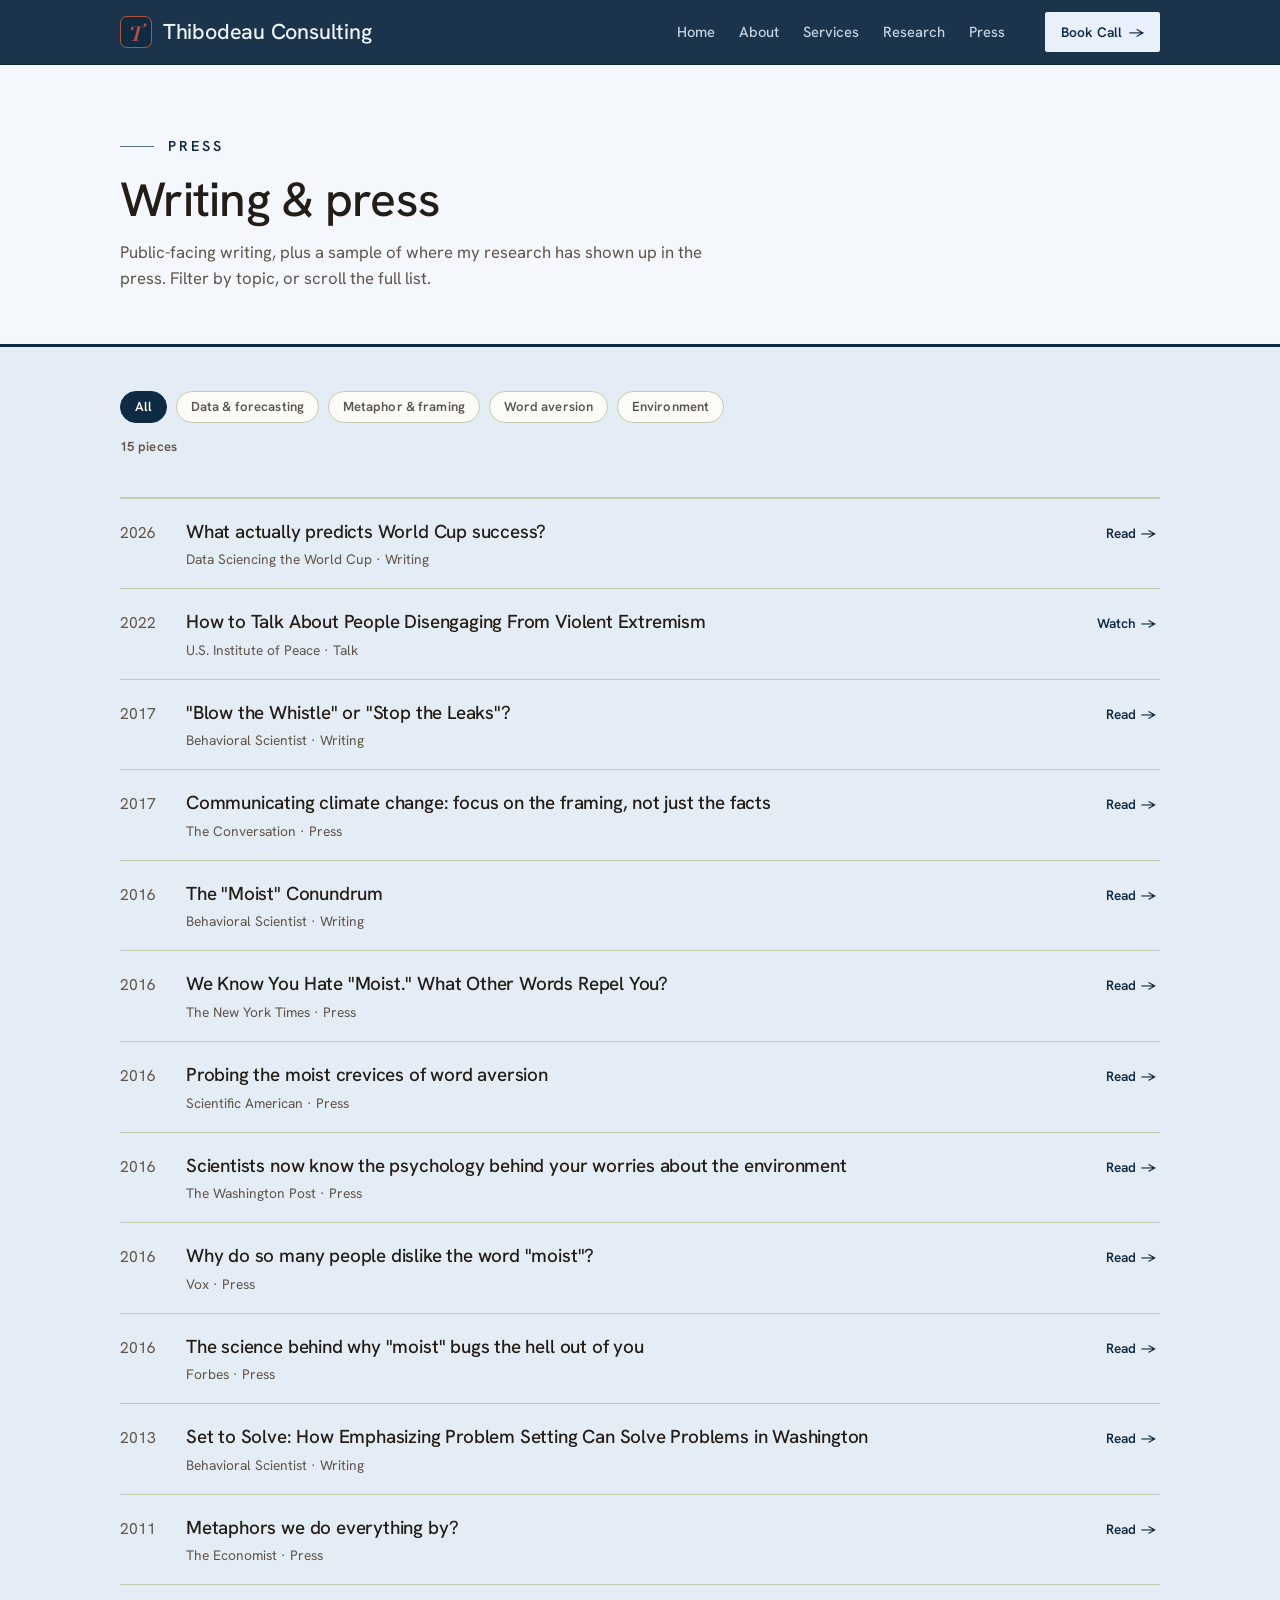
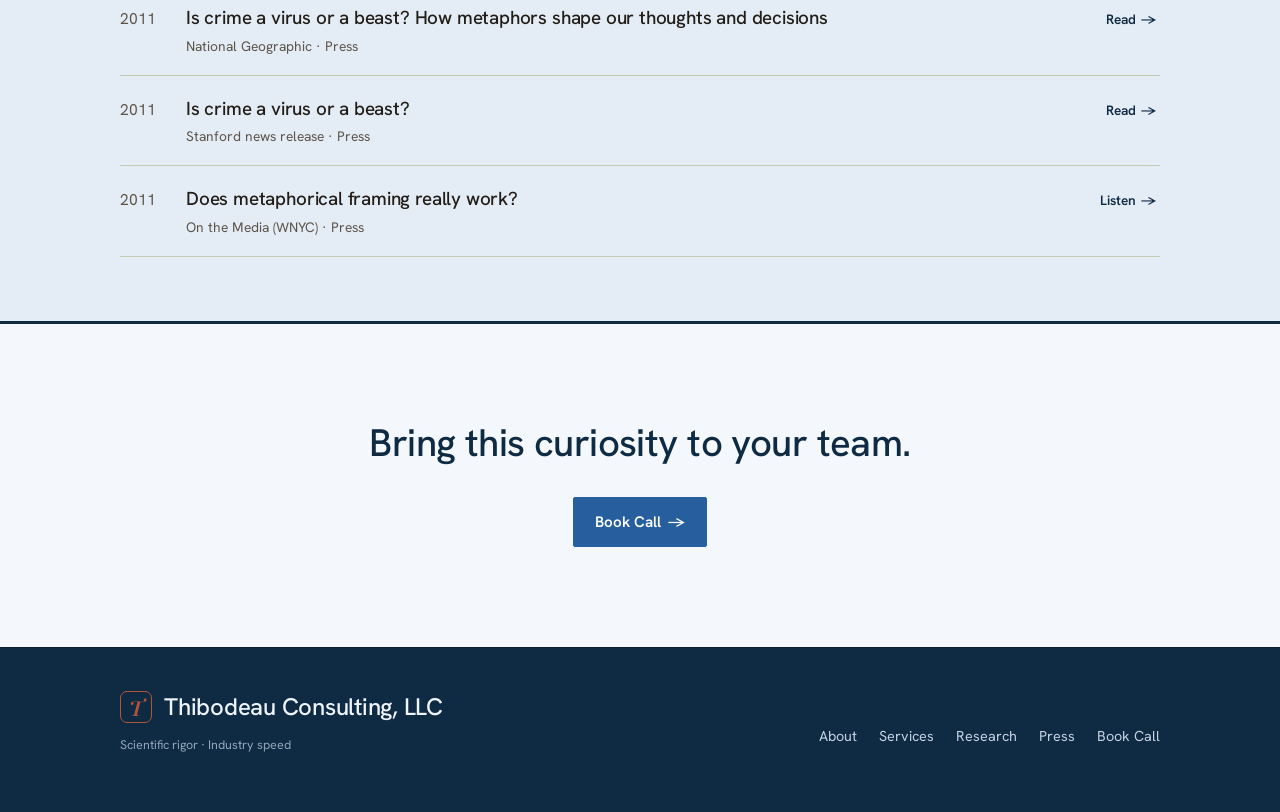
<file: press.html>
<!DOCTYPE html>
<html lang="en" data-headline="hanken" data-paper="sage">
<head>
<meta charset="UTF-8">
<meta name="viewport" content="width=device-width, initial-scale=1.0">
<title>Press · Thibodeau Consulting</title>
<link rel="icon" type="image/svg+xml" href="favicon.svg">
<meta name="description" content="Public writing and press coverage of Paul Thibodeau's research on metaphor and framing — in The New York Times, National Geographic, The Economist, Vox, and more.">
<meta property="og:type" content="website">
<meta property="og:title" content="Press · Thibodeau Consulting">
<meta property="og:description" content="Public writing and press coverage of Paul Thibodeau's research on metaphor and framing.">
<meta property="og:url" content="https://www.phthibodeau.com/press.html">
<link rel="canonical" href="https://www.phthibodeau.com/press.html">
<meta property="og:image" content="https://www.phthibodeau.com/assets/headshot-casual.jpg">
<meta name="twitter:card" content="summary_large_image">
<meta name="twitter:title" content="Press · Thibodeau Consulting">
<meta name="twitter:description" content="Public writing and press coverage of Paul Thibodeau's research on metaphor and framing.">
<meta name="twitter:image" content="https://www.phthibodeau.com/assets/headshot-casual.jpg">
<link rel="preconnect" href="https://fonts.googleapis.com">
<link rel="preconnect" href="https://fonts.gstatic.com" crossorigin>
<link href="https://fonts.googleapis.com/css2?family=Playfair+Display:ital,wght@0,600;0,700;1,500;1,600&family=Newsreader:opsz,wght@6..72,400;6..72,500;6..72,600&family=Newsreader:ital,opsz,wght@1,6..72,400;1,6..72,500&family=Hanken+Grotesk:wght@400;500;600;700&family=EB+Garamond:ital,wght@1,400;1,500&display=swap" rel="stylesheet">
<link rel="stylesheet" href="assets/main.css?v=3">
</head>
<body id="top">

  <header>
    <div class="wrap nav">
      <button class="navtoggle" aria-label="Menu" aria-expanded="false" aria-controls="navmenu"><svg viewBox="0 0 24 24" width="22" height="22" aria-hidden="true"><path d="M3 6h18M3 12h18M3 18h18" fill="none" stroke="currentColor" stroke-width="2" stroke-linecap="round"/></svg></button>
      <a href="index.html" class="wordmark"><span class="tmark">T</span><span class="wname">Thibodeau Consulting</span></a>
      <nav class="navlinks" id="navmenu">
        <a href="index.html">Home</a>
        <a href="about.html">About</a>
        <a href="index.html#work">Services</a>
        <a href="research.html">Research</a>
        <a href="press.html" aria-current="page">Press</a>
      </nav>
      <a href="https://calendar.app.google/qZos6tPyJv9uBDfz5" target="_blank" rel="noopener" class="btn btn-primary btn-sm tc-book">Book Call <span class="arr">&rarr;</span></a>
    </div>
  </header>

  <main>
    <section class="intro">
      <div class="wrap">
        <div class="block-head">
          <span class="eyebrow">Press</span>
          <h1 class="display" style="font-size:clamp(2.2rem,4vw,3rem);margin-top:18px">Writing &amp; press</h1>
          <p class="lede" style="margin-top:14px">Public-facing writing, plus a sample of where my research has shown up in the press. Filter by topic, or scroll the full list.</p>
        </div>
      </div>
    </section>
    <section class="pubs">
      <div class="wrap">
        <div class="filterbar" role="group" aria-label="Filter by topic">
          <button class="chip is-active" type="button" data-filter="all" aria-pressed="true">All</button>
          <button class="chip" type="button" data-filter="data" aria-pressed="false">Data &amp; forecasting</button>
          <button class="chip" type="button" data-filter="framing" aria-pressed="false">Metaphor &amp; framing</button>
          <button class="chip" type="button" data-filter="moist" aria-pressed="false">Word aversion</button>
          <button class="chip" type="button" data-filter="environment" aria-pressed="false">Environment</button>
        </div>
        <p class="filter-count" aria-live="polite"></p>
        <ul class="pub-list press-list">
          <li class="pub" data-tags="writing data">
            <span class="pub-year">2026</span>
            <div class="pub-main">
              <span class="pub-title">What actually predicts World Cup success?</span>
              <span class="pub-meta">Data Sciencing the World Cup · Writing</span>
            </div>
            <a class="pub-link" href="https://worldcupdata.substack.com/p/what-actually-predicts-world-cup" target="_blank" rel="noopener">Read <span class="arr">&rarr;</span></a>
          </li>
          <li class="pub" data-tags="talk framing">
            <span class="pub-year">2022</span>
            <div class="pub-main">
              <span class="pub-title">How to Talk About People Disengaging From Violent Extremism</span>
              <span class="pub-meta">U.S. Institute of Peace · Talk</span>
            </div>
            <a class="pub-link" href="https://www.usip.org/events/how-talk-about-people-disengaging-violent-extremism" target="_blank" rel="noopener">Watch <span class="arr">&rarr;</span></a>
          </li>
          <li class="pub" data-tags="writing framing">
            <span class="pub-year">2017</span>
            <div class="pub-main">
              <span class="pub-title">"Blow the Whistle" or "Stop the Leaks"?</span>
              <span class="pub-meta">Behavioral Scientist · Writing</span>
            </div>
            <a class="pub-link" href="https://behavioralscientist.org/blow-whistle-stop-leaks/" target="_blank" rel="noopener">Read <span class="arr">&rarr;</span></a>
          </li>
          <li class="pub" data-tags="press framing environment">
            <span class="pub-year">2017</span>
            <div class="pub-main">
              <span class="pub-title">Communicating climate change: focus on the framing, not just the facts</span>
              <span class="pub-meta">The Conversation · Press</span>
            </div>
            <a class="pub-link" href="https://theconversation.com/communicating-climate-change-focus-on-the-framing-not-just-the-facts-73028" target="_blank" rel="noopener">Read <span class="arr">&rarr;</span></a>
          </li>
          <li class="pub" data-tags="writing moist">
            <span class="pub-year">2016</span>
            <div class="pub-main">
              <span class="pub-title">The "Moist" Conundrum</span>
              <span class="pub-meta">Behavioral Scientist · Writing</span>
            </div>
            <a class="pub-link" href="https://behavioralscientist.org/moist-conundrum/" target="_blank" rel="noopener">Read <span class="arr">&rarr;</span></a>
          </li>
          <li class="pub" data-tags="press moist">
            <span class="pub-year">2016</span>
            <div class="pub-main">
              <span class="pub-title">We Know You Hate "Moist." What Other Words Repel You?</span>
              <span class="pub-meta">The New York Times · Press</span>
            </div>
            <a class="pub-link" href="https://www.nytimes.com/2016/05/07/science/moist-word-aversion.html" target="_blank" rel="noopener">Read <span class="arr">&rarr;</span></a>
          </li>
          <li class="pub" data-tags="press moist">
            <span class="pub-year">2016</span>
            <div class="pub-main">
              <span class="pub-title">Probing the moist crevices of word aversion</span>
              <span class="pub-meta">Scientific American · Press</span>
            </div>
            <a class="pub-link" href="https://www.scientificamerican.com/article/probing-the-moist-crevices-of-word-aversion/" target="_blank" rel="noopener">Read <span class="arr">&rarr;</span></a>
          </li>
          <li class="pub" data-tags="press environment">
            <span class="pub-year">2016</span>
            <div class="pub-main">
              <span class="pub-title">Scientists now know the psychology behind your worries about the environment</span>
              <span class="pub-meta">The Washington Post · Press</span>
            </div>
            <a class="pub-link" href="https://www.washingtonpost.com/news/energy-environment/wp/2016/04/27/this-key-psychological-factor-could-explain-why-you-care-about-the-environment/" target="_blank" rel="noopener">Read <span class="arr">&rarr;</span></a>
          </li>
          <li class="pub" data-tags="press moist">
            <span class="pub-year">2016</span>
            <div class="pub-main">
              <span class="pub-title">Why do so many people dislike the word "moist"?</span>
              <span class="pub-meta">Vox · Press</span>
            </div>
            <a class="pub-link" href="https://www.vox.com/2016/4/28/11521048/moist-gross" target="_blank" rel="noopener">Read <span class="arr">&rarr;</span></a>
          </li>
          <li class="pub" data-tags="press moist">
            <span class="pub-year">2016</span>
            <div class="pub-main">
              <span class="pub-title">The science behind why "moist" bugs the hell out of you</span>
              <span class="pub-meta">Forbes · Press</span>
            </div>
            <a class="pub-link" href="https://www.forbes.com/sites/ericmack/2016/04/30/the-science-behind-why-moist-bugs-the-hell-out-of-you/" target="_blank" rel="noopener">Read <span class="arr">&rarr;</span></a>
          </li>
          <li class="pub" data-tags="writing framing">
            <span class="pub-year">2013</span>
            <div class="pub-main">
              <span class="pub-title">Set to Solve: How Emphasizing Problem Setting Can Solve Problems in Washington</span>
              <span class="pub-meta">Behavioral Scientist · Writing</span>
            </div>
            <a class="pub-link" href="https://behavioralscientist.org/set-to-solve-how-emphasizing-problem-setting-can-solve-problems-in-washington/" target="_blank" rel="noopener">Read <span class="arr">&rarr;</span></a>
          </li>
          <li class="pub" data-tags="press framing">
            <span class="pub-year">2011</span>
            <div class="pub-main">
              <span class="pub-title">Metaphors we do everything by?</span>
              <span class="pub-meta">The Economist · Press</span>
            </div>
            <a class="pub-link" href="https://www.economist.com/johnson/2011/05/26/metaphors-we-do-everything-by" target="_blank" rel="noopener">Read <span class="arr">&rarr;</span></a>
          </li>
          <li class="pub" data-tags="press framing">
            <span class="pub-year">2011</span>
            <div class="pub-main">
              <span class="pub-title">Is crime a virus or a beast? How metaphors shape our thoughts and decisions</span>
              <span class="pub-meta">National Geographic · Press</span>
            </div>
            <a class="pub-link" href="https://www.nationalgeographic.com/science/article/is-crime-a-virus-or-a-beast-how-metaphors-shape-our-thoughts-and-decisions" target="_blank" rel="noopener">Read <span class="arr">&rarr;</span></a>
          </li>
          <li class="pub" data-tags="press framing">
            <span class="pub-year">2011</span>
            <div class="pub-main">
              <span class="pub-title">Is crime a virus or a beast?</span>
              <span class="pub-meta">Stanford news release · Press</span>
            </div>
            <a class="pub-link" href="https://www.eurekalert.org/news-releases/803162" target="_blank" rel="noopener">Read <span class="arr">&rarr;</span></a>
          </li>
          <li class="pub" data-tags="press framing">
            <span class="pub-year">2011</span>
            <div class="pub-main">
              <span class="pub-title">Does metaphorical framing really work?</span>
              <span class="pub-meta">On the Media (WNYC) · Press</span>
            </div>
            <a class="pub-link" href="https://www.wnycstudios.org/podcasts/otm/segments/133095-does-metaphorical-framing-really-work" target="_blank" rel="noopener">Listen <span class="arr">&rarr;</span></a>
          </li>
        </ul>
      </div>
    </section>
    <section class="cta" style="border-top:3px solid #0F2A43">
      <div class="wrap cta-inner">
        <h2 class="display">Bring this curiosity to your team.</h2>
        <div class="btns">
          <a href="https://calendar.app.google/qZos6tPyJv9uBDfz5" target="_blank" rel="noopener" class="btn btn-primary">Book Call <span class="arr">&rarr;</span></a>
        </div>
      </div>
    </section>
  </main>

  <footer>
    <div class="wrap foot">
      <div>
        <a href="index.html" class="wordmark"><span class="tmark">T</span><span class="wname">Thibodeau Consulting<span class="wname-llc">, LLC</span></span></a>
        <div class="fine">Scientific rigor · Industry speed</div>
      </div>
      <div class="links">
        <a href="about.html">About</a>
        <a href="index.html#work">Services</a>
        <a href="research.html">Research</a>
        <a href="press.html">Press</a>
        <a href="https://calendar.app.google/qZos6tPyJv9uBDfz5" target="_blank" rel="noopener">Book Call</a>
      </div>
    </div>
  </footer>

<script>
(function(){
  var t=document.querySelector('.navtoggle'), h=document.querySelector('header');
  if(!t||!h)return;
  function close(){t.setAttribute('aria-expanded','false');h.classList.remove('nav-open');}
  t.addEventListener('click',function(e){
    e.stopPropagation();
    var open=t.getAttribute('aria-expanded')==='true';
    t.setAttribute('aria-expanded',String(!open));
    h.classList.toggle('nav-open',!open);
  });
  h.querySelectorAll('.navlinks a').forEach(function(a){a.addEventListener('click',close);});
  document.addEventListener('click',function(e){if(!h.contains(e.target))close();});
  document.addEventListener('keydown',function(e){if(e.key==='Escape')close();});
})();
</script>

<script>
(function(){
  var bar=document.querySelector('.filterbar'); if(!bar)return;
  var items=[].slice.call(document.querySelectorAll('.press-list .pub'));
  var count=document.querySelector('.filter-count');
  function upd(){var nn=items.filter(function(li){return !li.classList.contains('is-hidden');}).length; if(count)count.textContent=nn+(nn===1?' piece':' pieces');}
  bar.addEventListener('click',function(e){
    var b=e.target.closest('.chip'); if(!b)return;
    bar.querySelectorAll('.chip').forEach(function(c){c.classList.toggle('is-active',c===b);c.setAttribute('aria-pressed',String(c===b));});
    var f=b.getAttribute('data-filter');
    items.forEach(function(li){
      var show=f==='all'||(' '+li.getAttribute('data-tags')+' ').indexOf(' '+f+' ')>-1;
      li.classList.toggle('is-hidden',!show);
    });
    upd();
  });
  upd();
})();
</script>
</body>
</html>
</file>
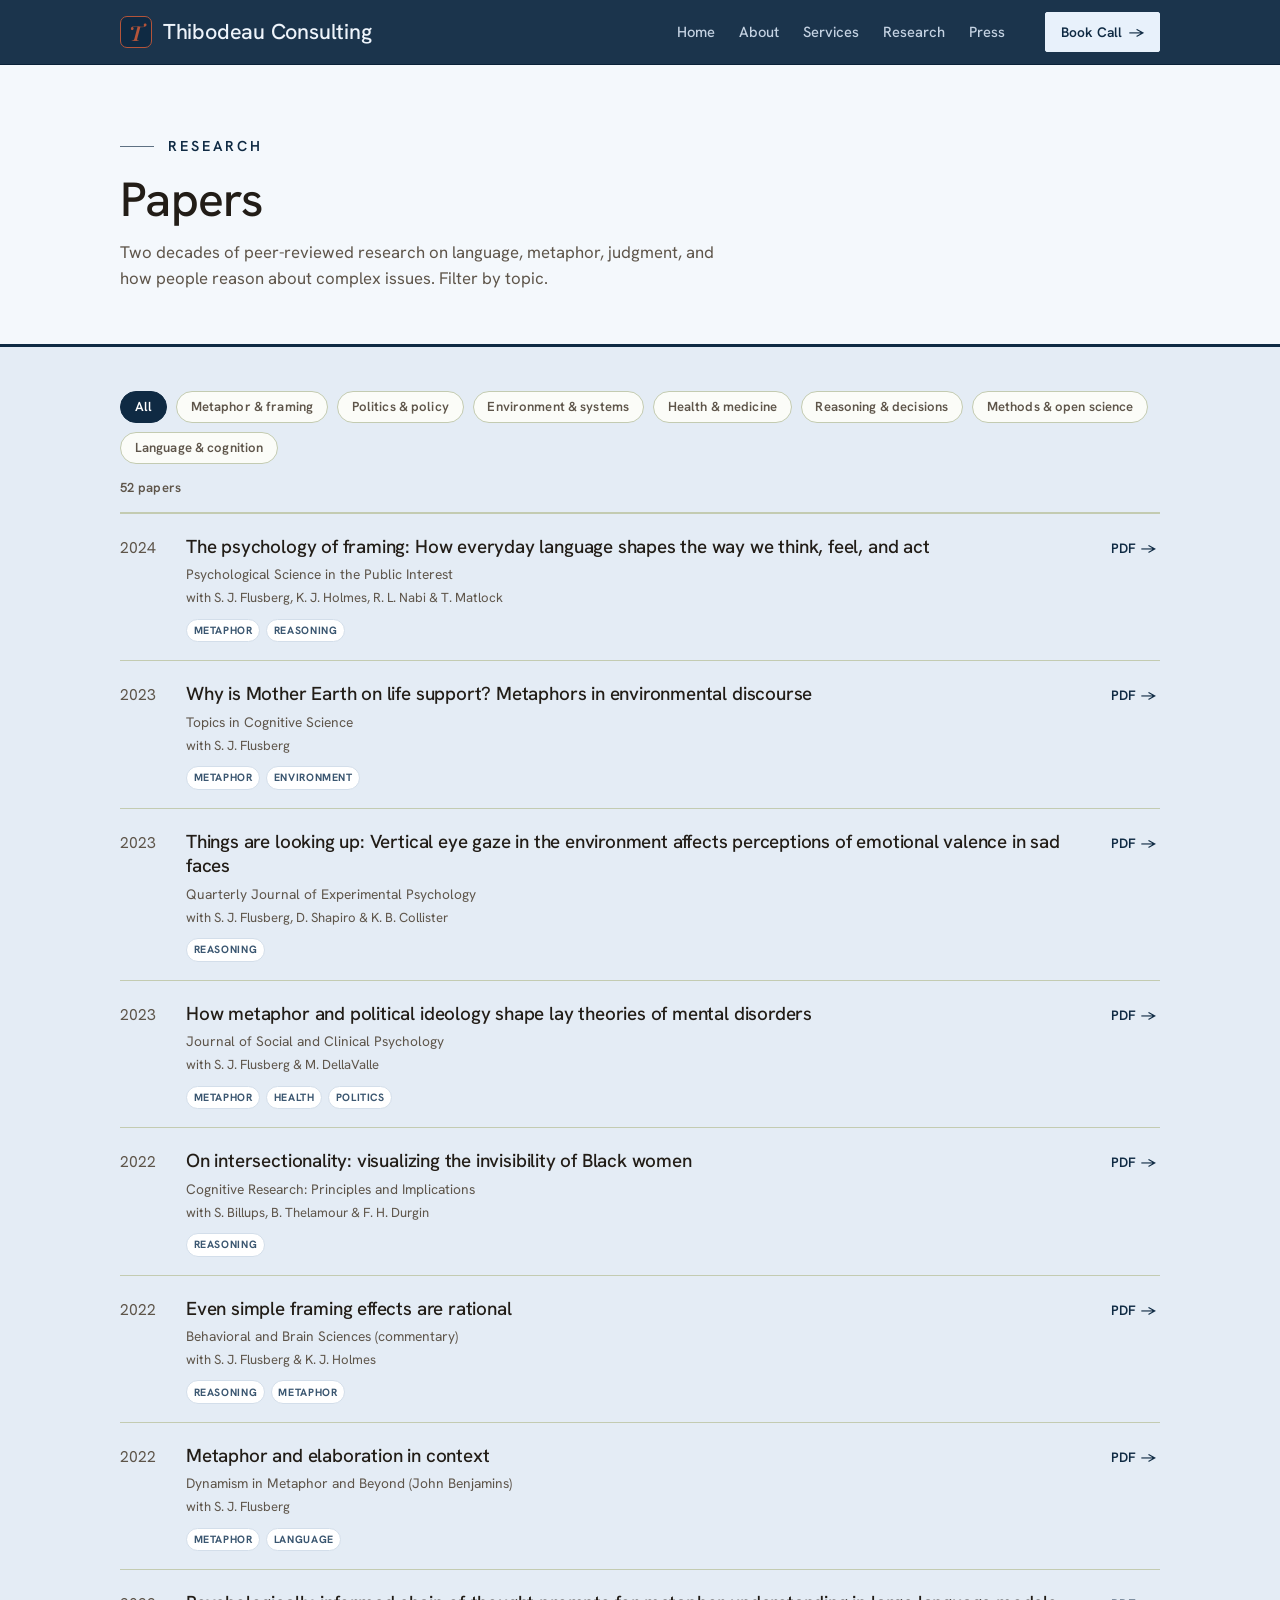
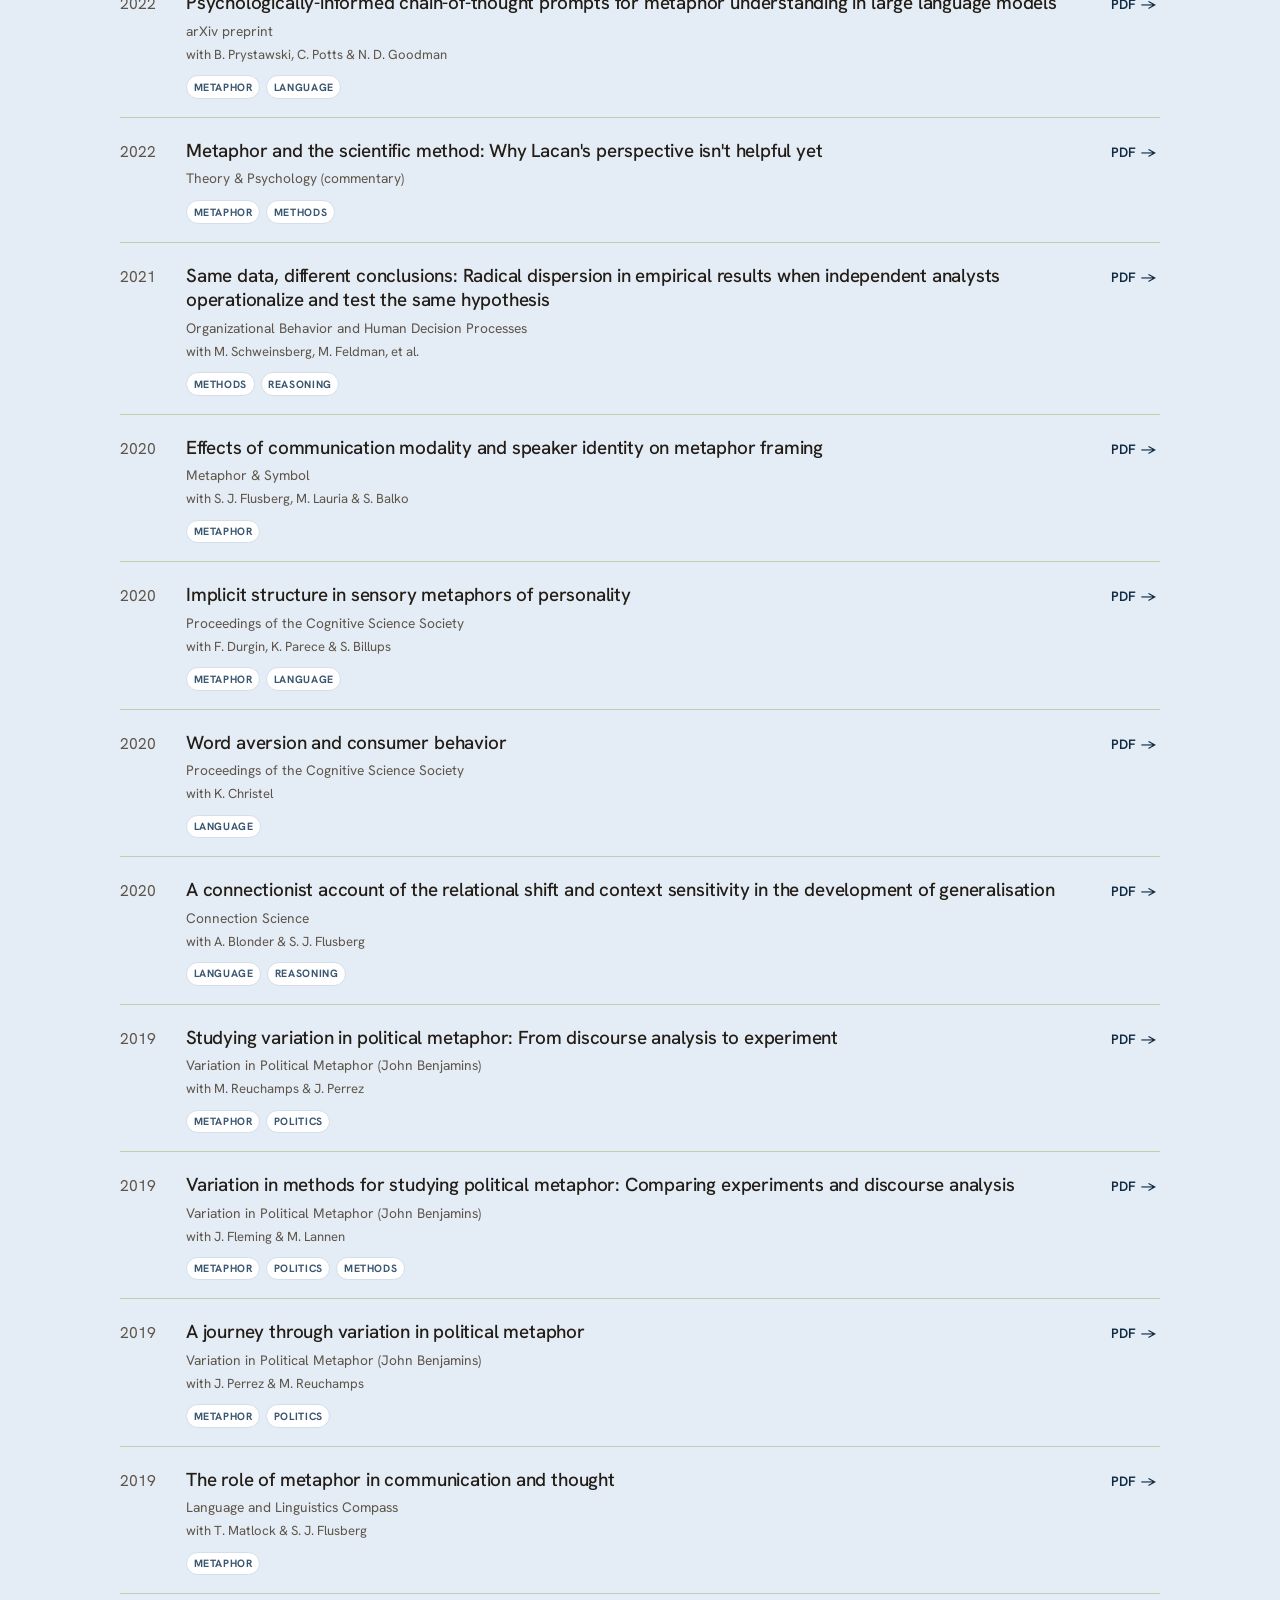
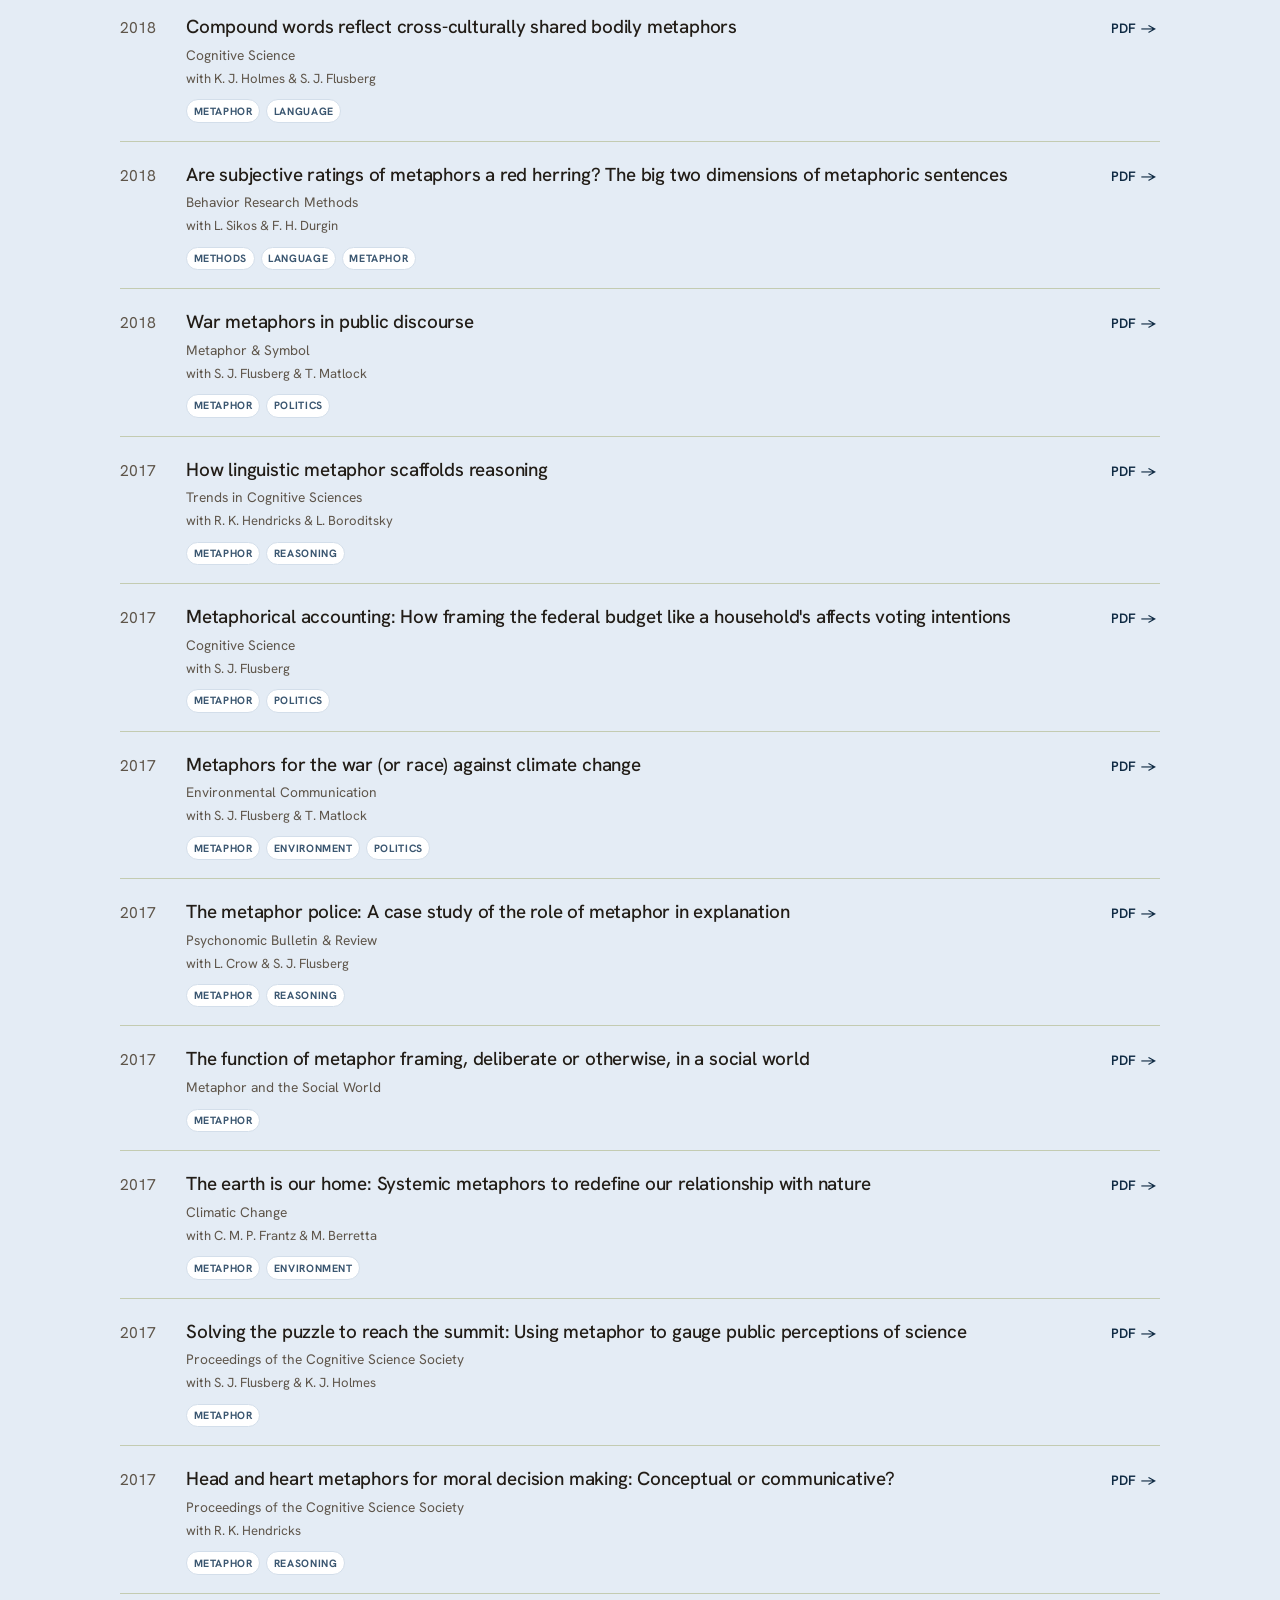
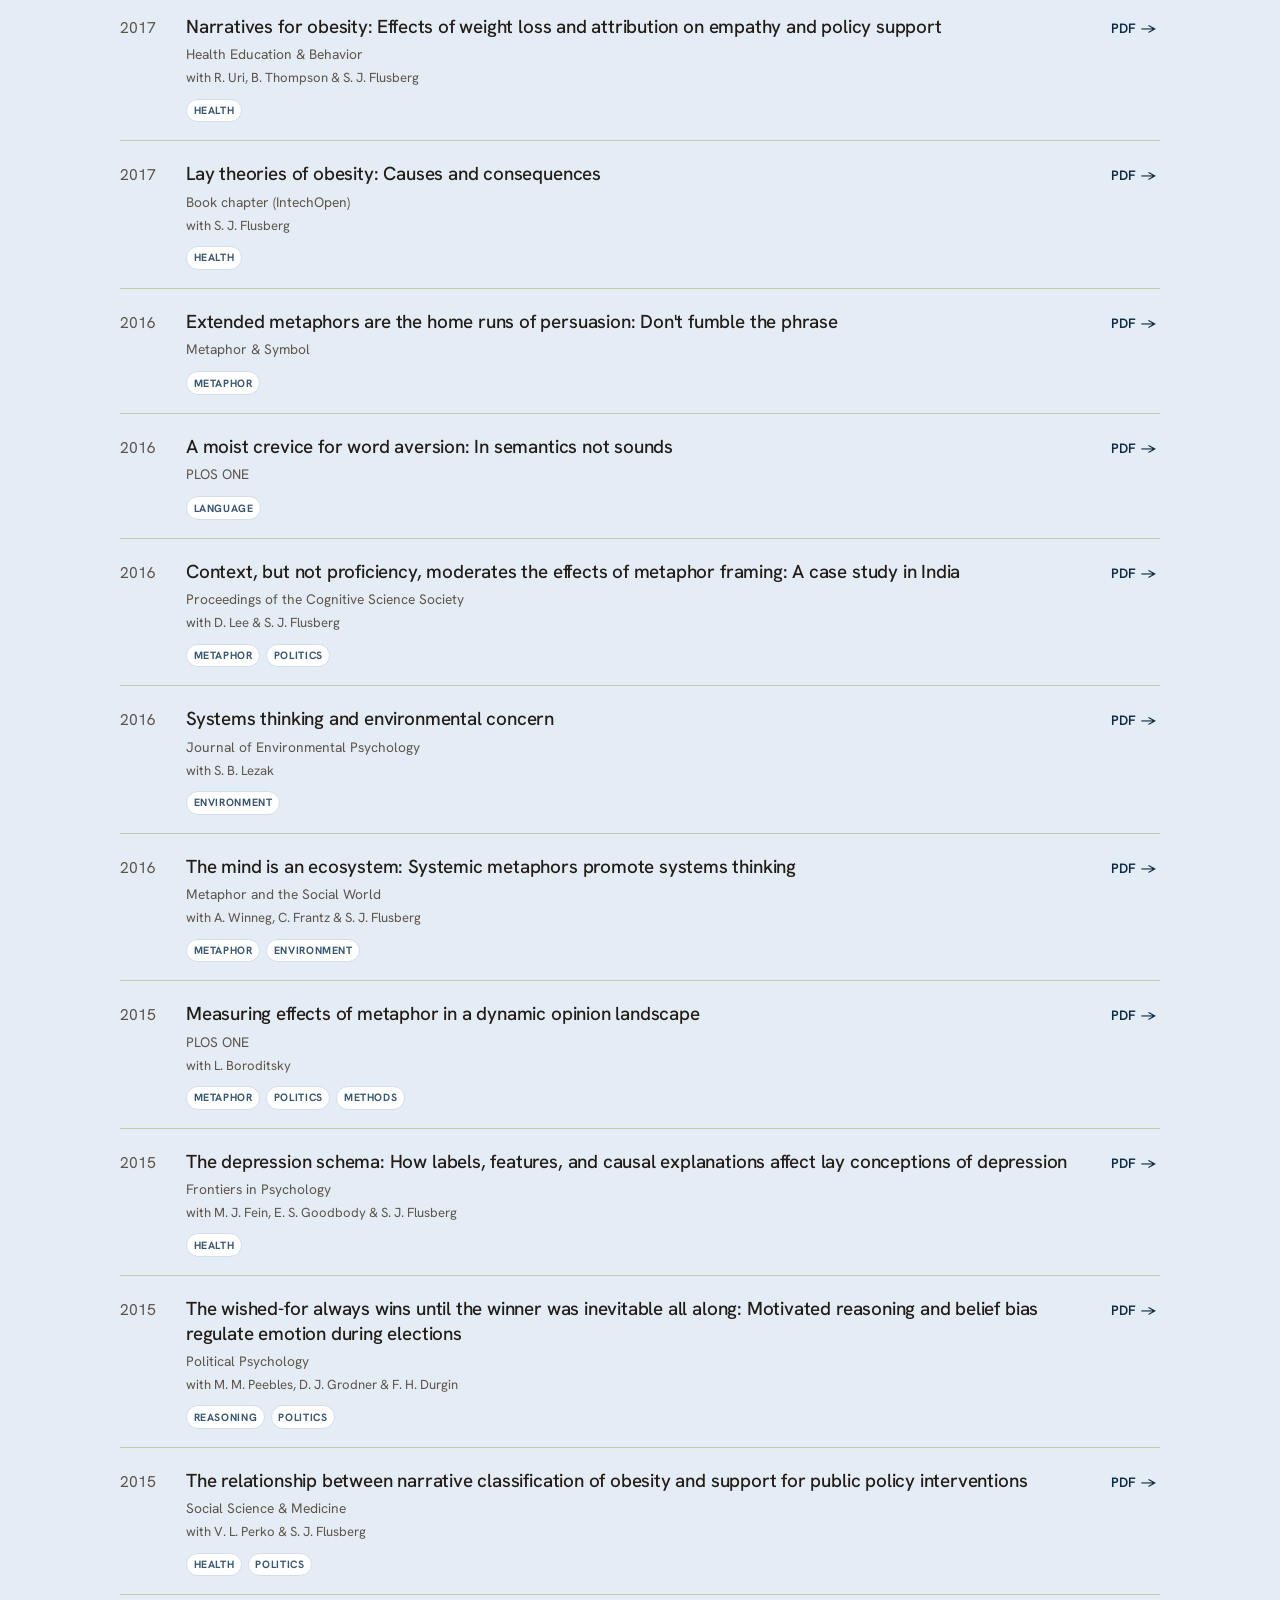
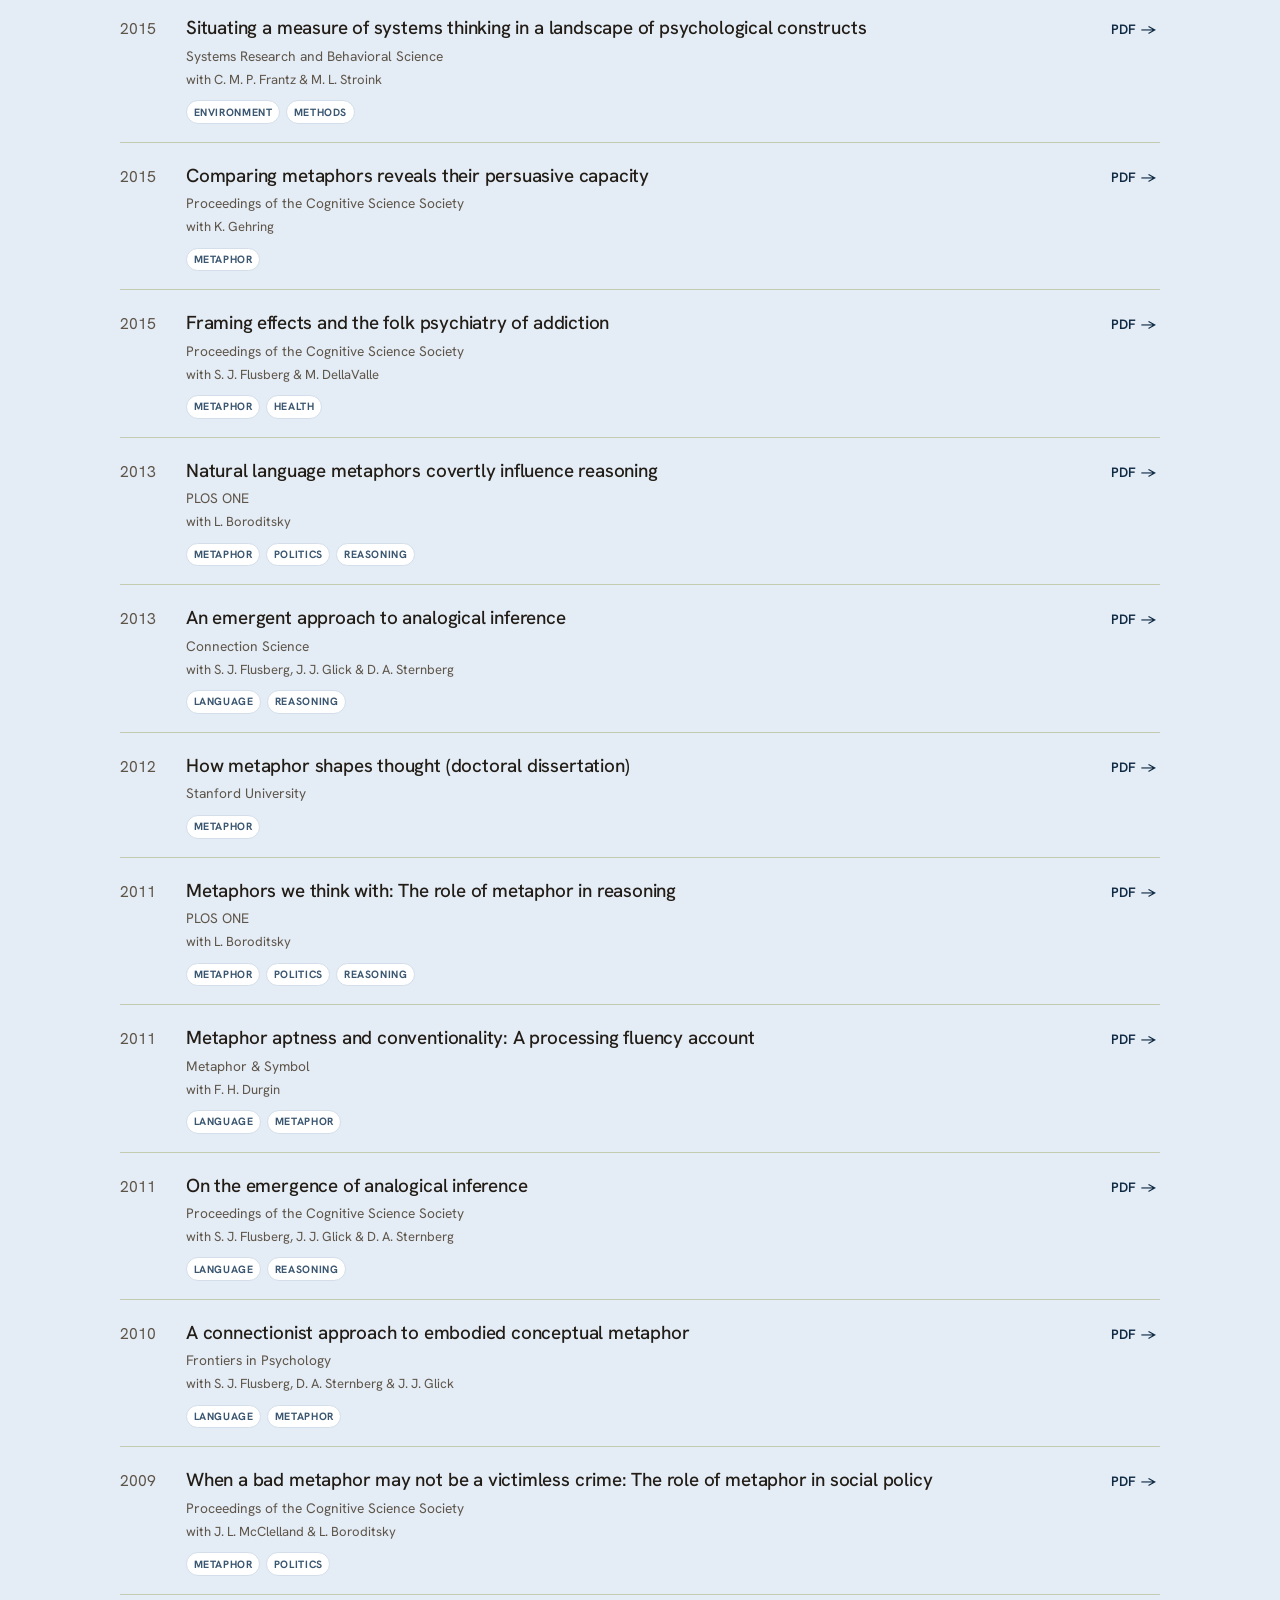
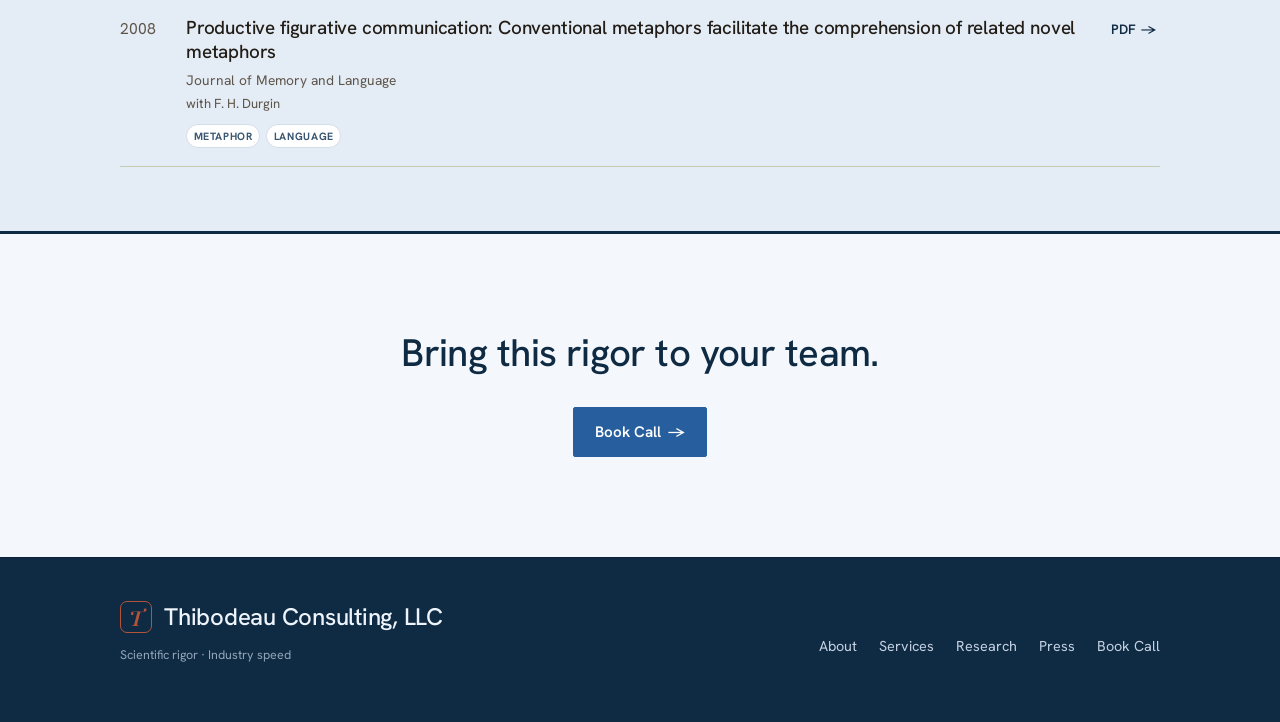
<file: research.html>
<!DOCTYPE html>
<html lang="en" data-headline="hanken" data-paper="sage">
<head>
<meta charset="UTF-8">
<meta name="viewport" content="width=device-width, initial-scale=1.0">
<title>Research · Thibodeau Consulting</title>
<link rel="icon" type="image/svg+xml" href="favicon.svg">
<meta name="description" content="50+ peer-reviewed papers by Paul Thibodeau on metaphor, framing, and measurement — browsable by topic, with full-text PDFs.">
<meta property="og:type" content="website">
<meta property="og:title" content="Research · Thibodeau Consulting">
<meta property="og:description" content="50+ peer-reviewed papers on metaphor, framing, and measurement, with full-text PDFs.">
<meta property="og:url" content="https://www.phthibodeau.com/research.html">
<link rel="canonical" href="https://www.phthibodeau.com/research.html">
<meta property="og:image" content="https://www.phthibodeau.com/assets/headshot-casual.jpg">
<meta name="twitter:card" content="summary_large_image">
<meta name="twitter:title" content="Research · Thibodeau Consulting">
<meta name="twitter:description" content="50+ peer-reviewed papers on metaphor, framing, and measurement, with full-text PDFs.">
<meta name="twitter:image" content="https://www.phthibodeau.com/assets/headshot-casual.jpg">
<link rel="preconnect" href="https://fonts.googleapis.com">
<link rel="preconnect" href="https://fonts.gstatic.com" crossorigin>
<link href="https://fonts.googleapis.com/css2?family=Playfair+Display:ital,wght@0,600;0,700;1,500;1,600&family=Newsreader:opsz,wght@6..72,400;6..72,500;6..72,600&family=Newsreader:ital,opsz,wght@1,6..72,400;1,6..72,500&family=Hanken+Grotesk:wght@400;500;600;700&family=EB+Garamond:ital,wght@1,400;1,500&display=swap" rel="stylesheet">
<link rel="stylesheet" href="assets/main.css?v=3">
<style>
  /* page-specific: papers list sits tighter under the filter chips */
  .pub-list{margin-top:14px}
</style>
</head>
<body id="top">

  <header>
    <div class="wrap nav">
      <button class="navtoggle" aria-label="Menu" aria-expanded="false" aria-controls="navmenu"><svg viewBox="0 0 24 24" width="22" height="22" aria-hidden="true"><path d="M3 6h18M3 12h18M3 18h18" fill="none" stroke="currentColor" stroke-width="2" stroke-linecap="round"/></svg></button>
      <a href="index.html" class="wordmark"><span class="tmark">T</span><span class="wname">Thibodeau Consulting</span></a>
      <nav class="navlinks" id="navmenu">
        <a href="index.html">Home</a>
        <a href="about.html">About</a>
        <a href="index.html#work">Services</a>
        <a href="research.html" aria-current="page">Research</a>
        <a href="press.html">Press</a>
      </nav>
      <a href="https://calendar.app.google/qZos6tPyJv9uBDfz5" target="_blank" rel="noopener" class="btn btn-primary btn-sm tc-book">Book Call <span class="arr">&rarr;</span></a>
    </div>
  </header>

  <main>
    <section class="intro">
      <div class="wrap">
        <div class="block-head">
          <span class="eyebrow">Research</span>
          <h1 class="display" style="font-size:clamp(2.2rem,4vw,3rem);margin-top:18px">Papers</h1>
          <p class="lede" style="margin-top:14px">Two decades of peer-reviewed research on language, metaphor, judgment, and how people reason about complex issues. Filter by topic.</p>
        </div>
      </div>
    </section>

    <section class="pubs">
      <div class="wrap">
          <div class="filterbar" role="group" aria-label="Filter papers by topic">
            <button class="chip" type="button" data-filter="all" aria-pressed="true">All</button>
            <button class="chip" type="button" data-filter="metaphor" aria-pressed="false">Metaphor &amp; framing</button>
            <button class="chip" type="button" data-filter="politics" aria-pressed="false">Politics &amp; policy</button>
            <button class="chip" type="button" data-filter="environment" aria-pressed="false">Environment &amp; systems</button>
            <button class="chip" type="button" data-filter="health" aria-pressed="false">Health &amp; medicine</button>
            <button class="chip" type="button" data-filter="reasoning" aria-pressed="false">Reasoning &amp; decisions</button>
            <button class="chip" type="button" data-filter="methods" aria-pressed="false">Methods &amp; open science</button>
            <button class="chip" type="button" data-filter="language" aria-pressed="false">Language &amp; cognition</button>
          </div>
          <p class="filter-count" aria-live="polite"></p>

          <ul class="pub-list">
            <li class="pub" data-tags="metaphor reasoning">
              <span class="pub-year">2024</span>
              <div class="pub-main">
                <span class="pub-title">The psychology of framing: How everyday language shapes the way we think, feel, and act</span>
                <span class="pub-meta">Psychological Science in the Public Interest</span>
                <span class="pub-authors">with S. J. Flusberg, K. J. Holmes, R. L. Nabi &amp; T. Matlock</span>
                <span class="pub-tags"><span class="pub-tag">Metaphor</span><span class="pub-tag">Reasoning</span></span>
              </div>
              <a class="pub-link" href="assets/papers/psychology_of_framing_2024.pdf" target="_blank" rel="noopener">PDF <span class="arr">&rarr;</span></a>
            </li>
            <li class="pub" data-tags="metaphor environment">
              <span class="pub-year">2023</span>
              <div class="pub-main">
                <span class="pub-title">Why is Mother Earth on life support? Metaphors in environmental discourse</span>
                <span class="pub-meta">Topics in Cognitive Science</span>
                <span class="pub-authors">with S. J. Flusberg</span>
                <span class="pub-tags"><span class="pub-tag">Metaphor</span><span class="pub-tag">Environment</span></span>
              </div>
              <a class="pub-link" href="assets/papers/mother_earth_life_support_2023.pdf" target="_blank" rel="noopener">PDF <span class="arr">&rarr;</span></a>
            </li>
            <li class="pub" data-tags="reasoning">
              <span class="pub-year">2023</span>
              <div class="pub-main">
                <span class="pub-title">Things are looking up: Vertical eye gaze in the environment affects perceptions of emotional valence in sad faces</span>
                <span class="pub-meta">Quarterly Journal of Experimental Psychology</span>
                <span class="pub-authors">with S. J. Flusberg, D. Shapiro &amp; K. B. Collister</span>
                <span class="pub-tags"><span class="pub-tag">Reasoning</span></span>
              </div>
              <a class="pub-link" href="assets/papers/vertical_eye_gaze_sad_faces_2023.pdf" target="_blank" rel="noopener">PDF <span class="arr">&rarr;</span></a>
            </li>
            <li class="pub" data-tags="metaphor health politics">
              <span class="pub-year">2023</span>
              <div class="pub-main">
                <span class="pub-title">How metaphor and political ideology shape lay theories of mental disorders</span>
                <span class="pub-meta">Journal of Social and Clinical Psychology</span>
                <span class="pub-authors">with S. J. Flusberg &amp; M. DellaValle</span>
                <span class="pub-tags"><span class="pub-tag">Metaphor</span><span class="pub-tag">Health</span><span class="pub-tag">Politics</span></span>
              </div>
              <a class="pub-link" href="assets/papers/lay_theories_mental_disorders_2023.pdf" target="_blank" rel="noopener">PDF <span class="arr">&rarr;</span></a>
            </li>
            <li class="pub" data-tags="reasoning">
              <span class="pub-year">2022</span>
              <div class="pub-main">
                <span class="pub-title">On intersectionality: visualizing the invisibility of Black women</span>
                <span class="pub-meta">Cognitive Research: Principles and Implications</span>
                <span class="pub-authors">with S. Billups, B. Thelamour &amp; F. H. Durgin</span>
                <span class="pub-tags"><span class="pub-tag">Reasoning</span></span>
              </div>
              <a class="pub-link" href="assets/papers/intersectionality_black_women_2022.pdf" target="_blank" rel="noopener">PDF <span class="arr">&rarr;</span></a>
            </li>
            <li class="pub" data-tags="reasoning metaphor">
              <span class="pub-year">2022</span>
              <div class="pub-main">
                <span class="pub-title">Even simple framing effects are rational</span>
                <span class="pub-meta">Behavioral and Brain Sciences (commentary)</span>
                <span class="pub-authors">with S. J. Flusberg &amp; K. J. Holmes</span>
                <span class="pub-tags"><span class="pub-tag">Reasoning</span><span class="pub-tag">Metaphor</span></span>
              </div>
              <a class="pub-link" href="assets/papers/rational_framing_effects.pdf" target="_blank" rel="noopener">PDF <span class="arr">&rarr;</span></a>
            </li>
            <li class="pub" data-tags="metaphor language">
              <span class="pub-year">2022</span>
              <div class="pub-main">
                <span class="pub-title">Metaphor and elaboration in context</span>
                <span class="pub-meta">Dynamism in Metaphor and Beyond (John Benjamins)</span>
                <span class="pub-authors">with S. J. Flusberg</span>
                <span class="pub-tags"><span class="pub-tag">Metaphor</span><span class="pub-tag">Language</span></span>
              </div>
              <a class="pub-link" href="assets/papers/metaphor_elaboration_context.pdf" target="_blank" rel="noopener">PDF <span class="arr">&rarr;</span></a>
            </li>
            <li class="pub" data-tags="metaphor language">
              <span class="pub-year">2022</span>
              <div class="pub-main">
                <span class="pub-title">Psychologically-informed chain-of-thought prompts for metaphor understanding in large language models</span>
                <span class="pub-meta">arXiv preprint</span>
                <span class="pub-authors">with B. Prystawski, C. Potts &amp; N. D. Goodman</span>
                <span class="pub-tags"><span class="pub-tag">Metaphor</span><span class="pub-tag">Language</span></span>
              </div>
              <a class="pub-link" href="assets/papers/cot_prompts_metaphor_llm_2022.pdf" target="_blank" rel="noopener">PDF <span class="arr">&rarr;</span></a>
            </li>
            <li class="pub" data-tags="metaphor methods">
              <span class="pub-year">2022</span>
              <div class="pub-main">
                <span class="pub-title">Metaphor and the scientific method: Why Lacan&#x27;s perspective isn&#x27;t helpful yet</span>
                <span class="pub-meta">Theory &amp; Psychology (commentary)</span>
                <span class="pub-tags"><span class="pub-tag">Metaphor</span><span class="pub-tag">Methods</span></span>
              </div>
              <a class="pub-link" href="assets/papers/metaphor_scientific_method_2022.pdf" target="_blank" rel="noopener">PDF <span class="arr">&rarr;</span></a>
            </li>
            <li class="pub" data-tags="methods reasoning">
              <span class="pub-year">2021</span>
              <div class="pub-main">
                <span class="pub-title">Same data, different conclusions: Radical dispersion in empirical results when independent analysts operationalize and test the same hypothesis</span>
                <span class="pub-meta">Organizational Behavior and Human Decision Processes</span>
                <span class="pub-authors">with M. Schweinsberg, M. Feldman, et al.</span>
                <span class="pub-tags"><span class="pub-tag">Methods</span><span class="pub-tag">Reasoning</span></span>
              </div>
              <a class="pub-link" href="assets/papers/same_data_different_conclusions_2021.pdf" target="_blank" rel="noopener">PDF <span class="arr">&rarr;</span></a>
            </li>
            <li class="pub" data-tags="metaphor">
              <span class="pub-year">2020</span>
              <div class="pub-main">
                <span class="pub-title">Effects of communication modality and speaker identity on metaphor framing</span>
                <span class="pub-meta">Metaphor &amp; Symbol</span>
                <span class="pub-authors">with S. J. Flusberg, M. Lauria &amp; S. Balko</span>
                <span class="pub-tags"><span class="pub-tag">Metaphor</span></span>
              </div>
              <a class="pub-link" href="assets/papers/communication_modality_metaphor_framing_2020.pdf" target="_blank" rel="noopener">PDF <span class="arr">&rarr;</span></a>
            </li>
            <li class="pub" data-tags="metaphor language">
              <span class="pub-year">2020</span>
              <div class="pub-main">
                <span class="pub-title">Implicit structure in sensory metaphors of personality</span>
                <span class="pub-meta">Proceedings of the Cognitive Science Society</span>
                <span class="pub-authors">with F. Durgin, K. Parece &amp; S. Billups</span>
                <span class="pub-tags"><span class="pub-tag">Metaphor</span><span class="pub-tag">Language</span></span>
              </div>
              <a class="pub-link" href="assets/papers/sensory_metaphors_personality_2020.pdf" target="_blank" rel="noopener">PDF <span class="arr">&rarr;</span></a>
            </li>
            <li class="pub" data-tags="language">
              <span class="pub-year">2020</span>
              <div class="pub-main">
                <span class="pub-title">Word aversion and consumer behavior</span>
                <span class="pub-meta">Proceedings of the Cognitive Science Society</span>
                <span class="pub-authors">with K. Christel</span>
                <span class="pub-tags"><span class="pub-tag">Language</span></span>
              </div>
              <a class="pub-link" href="assets/papers/word_aversion_consumer_2020.pdf" target="_blank" rel="noopener">PDF <span class="arr">&rarr;</span></a>
            </li>
            <li class="pub" data-tags="language reasoning">
              <span class="pub-year">2020</span>
              <div class="pub-main">
                <span class="pub-title">A connectionist account of the relational shift and context sensitivity in the development of generalisation</span>
                <span class="pub-meta">Connection Science</span>
                <span class="pub-authors">with A. Blonder &amp; S. J. Flusberg</span>
                <span class="pub-tags"><span class="pub-tag">Language</span><span class="pub-tag">Reasoning</span></span>
              </div>
              <a class="pub-link" href="assets/papers/relational_shift_generalisation_2020.pdf" target="_blank" rel="noopener">PDF <span class="arr">&rarr;</span></a>
            </li>
            <li class="pub" data-tags="metaphor politics">
              <span class="pub-year">2019</span>
              <div class="pub-main">
                <span class="pub-title">Studying variation in political metaphor: From discourse analysis to experiment</span>
                <span class="pub-meta">Variation in Political Metaphor (John Benjamins)</span>
                <span class="pub-authors">with M. Reuchamps &amp; J. Perrez</span>
                <span class="pub-tags"><span class="pub-tag">Metaphor</span><span class="pub-tag">Politics</span></span>
              </div>
              <a class="pub-link" href="assets/papers/political_metaphor_intro_2019.pdf" target="_blank" rel="noopener">PDF <span class="arr">&rarr;</span></a>
            </li>
            <li class="pub" data-tags="metaphor politics methods">
              <span class="pub-year">2019</span>
              <div class="pub-main">
                <span class="pub-title">Variation in methods for studying political metaphor: Comparing experiments and discourse analysis</span>
                <span class="pub-meta">Variation in Political Metaphor (John Benjamins)</span>
                <span class="pub-authors">with J. Fleming &amp; M. Lannen</span>
                <span class="pub-tags"><span class="pub-tag">Metaphor</span><span class="pub-tag">Politics</span><span class="pub-tag">Methods</span></span>
              </div>
              <a class="pub-link" href="assets/papers/political_metaphor_methods_2019.pdf" target="_blank" rel="noopener">PDF <span class="arr">&rarr;</span></a>
            </li>
            <li class="pub" data-tags="metaphor politics">
              <span class="pub-year">2019</span>
              <div class="pub-main">
                <span class="pub-title">A journey through variation in political metaphor</span>
                <span class="pub-meta">Variation in Political Metaphor (John Benjamins)</span>
                <span class="pub-authors">with J. Perrez &amp; M. Reuchamps</span>
                <span class="pub-tags"><span class="pub-tag">Metaphor</span><span class="pub-tag">Politics</span></span>
              </div>
              <a class="pub-link" href="assets/papers/political_metaphor_journey_2019.pdf" target="_blank" rel="noopener">PDF <span class="arr">&rarr;</span></a>
            </li>
            <li class="pub" data-tags="metaphor">
              <span class="pub-year">2019</span>
              <div class="pub-main">
                <span class="pub-title">The role of metaphor in communication and thought</span>
                <span class="pub-meta">Language and Linguistics Compass</span>
                <span class="pub-authors">with T. Matlock &amp; S. J. Flusberg</span>
                <span class="pub-tags"><span class="pub-tag">Metaphor</span></span>
              </div>
              <a class="pub-link" href="assets/papers/role_of_metaphor_comm_thought_2019.pdf" target="_blank" rel="noopener">PDF <span class="arr">&rarr;</span></a>
            </li>
            <li class="pub" data-tags="metaphor language">
              <span class="pub-year">2018</span>
              <div class="pub-main">
                <span class="pub-title">Compound words reflect cross-culturally shared bodily metaphors</span>
                <span class="pub-meta">Cognitive Science</span>
                <span class="pub-authors">with K. J. Holmes &amp; S. J. Flusberg</span>
                <span class="pub-tags"><span class="pub-tag">Metaphor</span><span class="pub-tag">Language</span></span>
              </div>
              <a class="pub-link" href="assets/papers/compound_words_bodily_metaphors_2018.pdf" target="_blank" rel="noopener">PDF <span class="arr">&rarr;</span></a>
            </li>
            <li class="pub" data-tags="methods language metaphor">
              <span class="pub-year">2018</span>
              <div class="pub-main">
                <span class="pub-title">Are subjective ratings of metaphors a red herring? The big two dimensions of metaphoric sentences</span>
                <span class="pub-meta">Behavior Research Methods</span>
                <span class="pub-authors">with L. Sikos &amp; F. H. Durgin</span>
                <span class="pub-tags"><span class="pub-tag">Methods</span><span class="pub-tag">Language</span><span class="pub-tag">Metaphor</span></span>
              </div>
              <a class="pub-link" href="assets/papers/metaphor_ratings_red_herring_2018.pdf" target="_blank" rel="noopener">PDF <span class="arr">&rarr;</span></a>
            </li>
            <li class="pub" data-tags="metaphor politics">
              <span class="pub-year">2018</span>
              <div class="pub-main">
                <span class="pub-title">War metaphors in public discourse</span>
                <span class="pub-meta">Metaphor &amp; Symbol</span>
                <span class="pub-authors">with S. J. Flusberg &amp; T. Matlock</span>
                <span class="pub-tags"><span class="pub-tag">Metaphor</span><span class="pub-tag">Politics</span></span>
              </div>
              <a class="pub-link" href="assets/papers/war_metaphors_public_discourse_2018.pdf" target="_blank" rel="noopener">PDF <span class="arr">&rarr;</span></a>
            </li>
            <li class="pub" data-tags="metaphor reasoning">
              <span class="pub-year">2017</span>
              <div class="pub-main">
                <span class="pub-title">How linguistic metaphor scaffolds reasoning</span>
                <span class="pub-meta">Trends in Cognitive Sciences</span>
                <span class="pub-authors">with R. K. Hendricks &amp; L. Boroditsky</span>
                <span class="pub-tags"><span class="pub-tag">Metaphor</span><span class="pub-tag">Reasoning</span></span>
              </div>
              <a class="pub-link" href="assets/papers/how_linguistic_metaphor_scaffolds_2017.pdf" target="_blank" rel="noopener">PDF <span class="arr">&rarr;</span></a>
            </li>
            <li class="pub" data-tags="metaphor politics">
              <span class="pub-year">2017</span>
              <div class="pub-main">
                <span class="pub-title">Metaphorical accounting: How framing the federal budget like a household&#x27;s affects voting intentions</span>
                <span class="pub-meta">Cognitive Science</span>
                <span class="pub-authors">with S. J. Flusberg</span>
                <span class="pub-tags"><span class="pub-tag">Metaphor</span><span class="pub-tag">Politics</span></span>
              </div>
              <a class="pub-link" href="assets/papers/metaphorical_accounting_2017.pdf" target="_blank" rel="noopener">PDF <span class="arr">&rarr;</span></a>
            </li>
            <li class="pub" data-tags="metaphor environment politics">
              <span class="pub-year">2017</span>
              <div class="pub-main">
                <span class="pub-title">Metaphors for the war (or race) against climate change</span>
                <span class="pub-meta">Environmental Communication</span>
                <span class="pub-authors">with S. J. Flusberg &amp; T. Matlock</span>
                <span class="pub-tags"><span class="pub-tag">Metaphor</span><span class="pub-tag">Environment</span><span class="pub-tag">Politics</span></span>
              </div>
              <a class="pub-link" href="assets/papers/metaphors_climate_war_race_2017.pdf" target="_blank" rel="noopener">PDF <span class="arr">&rarr;</span></a>
            </li>
            <li class="pub" data-tags="metaphor reasoning">
              <span class="pub-year">2017</span>
              <div class="pub-main">
                <span class="pub-title">The metaphor police: A case study of the role of metaphor in explanation</span>
                <span class="pub-meta">Psychonomic Bulletin &amp; Review</span>
                <span class="pub-authors">with L. Crow &amp; S. J. Flusberg</span>
                <span class="pub-tags"><span class="pub-tag">Metaphor</span><span class="pub-tag">Reasoning</span></span>
              </div>
              <a class="pub-link" href="assets/papers/metaphor_police_explanation_2017.pdf" target="_blank" rel="noopener">PDF <span class="arr">&rarr;</span></a>
            </li>
            <li class="pub" data-tags="metaphor">
              <span class="pub-year">2017</span>
              <div class="pub-main">
                <span class="pub-title">The function of metaphor framing, deliberate or otherwise, in a social world</span>
                <span class="pub-meta">Metaphor and the Social World</span>
                <span class="pub-tags"><span class="pub-tag">Metaphor</span></span>
              </div>
              <a class="pub-link" href="assets/papers/metaphor_function_social_world_2017.pdf" target="_blank" rel="noopener">PDF <span class="arr">&rarr;</span></a>
            </li>
            <li class="pub" data-tags="metaphor environment">
              <span class="pub-year">2017</span>
              <div class="pub-main">
                <span class="pub-title">The earth is our home: Systemic metaphors to redefine our relationship with nature</span>
                <span class="pub-meta">Climatic Change</span>
                <span class="pub-authors">with C. M. P. Frantz &amp; M. Berretta</span>
                <span class="pub-tags"><span class="pub-tag">Metaphor</span><span class="pub-tag">Environment</span></span>
              </div>
              <a class="pub-link" href="assets/papers/earth_is_our_home_2017.pdf" target="_blank" rel="noopener">PDF <span class="arr">&rarr;</span></a>
            </li>
            <li class="pub" data-tags="metaphor">
              <span class="pub-year">2017</span>
              <div class="pub-main">
                <span class="pub-title">Solving the puzzle to reach the summit: Using metaphor to gauge public perceptions of science</span>
                <span class="pub-meta">Proceedings of the Cognitive Science Society</span>
                <span class="pub-authors">with S. J. Flusberg &amp; K. J. Holmes</span>
                <span class="pub-tags"><span class="pub-tag">Metaphor</span></span>
              </div>
              <a class="pub-link" href="assets/papers/metaphor_perceptions_science_2017.pdf" target="_blank" rel="noopener">PDF <span class="arr">&rarr;</span></a>
            </li>
            <li class="pub" data-tags="metaphor reasoning">
              <span class="pub-year">2017</span>
              <div class="pub-main">
                <span class="pub-title">Head and heart metaphors for moral decision making: Conceptual or communicative?</span>
                <span class="pub-meta">Proceedings of the Cognitive Science Society</span>
                <span class="pub-authors">with R. K. Hendricks</span>
                <span class="pub-tags"><span class="pub-tag">Metaphor</span><span class="pub-tag">Reasoning</span></span>
              </div>
              <a class="pub-link" href="assets/papers/head_heart_moral_decision_2017.pdf" target="_blank" rel="noopener">PDF <span class="arr">&rarr;</span></a>
            </li>
            <li class="pub" data-tags="health">
              <span class="pub-year">2017</span>
              <div class="pub-main">
                <span class="pub-title">Narratives for obesity: Effects of weight loss and attribution on empathy and policy support</span>
                <span class="pub-meta">Health Education &amp; Behavior</span>
                <span class="pub-authors">with R. Uri, B. Thompson &amp; S. J. Flusberg</span>
                <span class="pub-tags"><span class="pub-tag">Health</span></span>
              </div>
              <a class="pub-link" href="assets/papers/narratives_for_obesity_2017.pdf" target="_blank" rel="noopener">PDF <span class="arr">&rarr;</span></a>
            </li>
            <li class="pub" data-tags="health">
              <span class="pub-year">2017</span>
              <div class="pub-main">
                <span class="pub-title">Lay theories of obesity: Causes and consequences</span>
                <span class="pub-meta">Book chapter (IntechOpen)</span>
                <span class="pub-authors">with S. J. Flusberg</span>
                <span class="pub-tags"><span class="pub-tag">Health</span></span>
              </div>
              <a class="pub-link" href="assets/papers/lay_theories_of_obesity_2017.pdf" target="_blank" rel="noopener">PDF <span class="arr">&rarr;</span></a>
            </li>
            <li class="pub" data-tags="metaphor">
              <span class="pub-year">2016</span>
              <div class="pub-main">
                <span class="pub-title">Extended metaphors are the home runs of persuasion: Don&#x27;t fumble the phrase</span>
                <span class="pub-meta">Metaphor &amp; Symbol</span>
                <span class="pub-tags"><span class="pub-tag">Metaphor</span></span>
              </div>
              <a class="pub-link" href="assets/papers/extended_metaphors_persuasion_2016.pdf" target="_blank" rel="noopener">PDF <span class="arr">&rarr;</span></a>
            </li>
            <li class="pub" data-tags="language">
              <span class="pub-year">2016</span>
              <div class="pub-main">
                <span class="pub-title">A moist crevice for word aversion: In semantics not sounds</span>
                <span class="pub-meta">PLOS ONE</span>
                <span class="pub-tags"><span class="pub-tag">Language</span></span>
              </div>
              <a class="pub-link" href="assets/papers/word_aversion_moist_2016.pdf" target="_blank" rel="noopener">PDF <span class="arr">&rarr;</span></a>
            </li>
            <li class="pub" data-tags="metaphor politics">
              <span class="pub-year">2016</span>
              <div class="pub-main">
                <span class="pub-title">Context, but not proficiency, moderates the effects of metaphor framing: A case study in India</span>
                <span class="pub-meta">Proceedings of the Cognitive Science Society</span>
                <span class="pub-authors">with D. Lee &amp; S. J. Flusberg</span>
                <span class="pub-tags"><span class="pub-tag">Metaphor</span><span class="pub-tag">Politics</span></span>
              </div>
              <a class="pub-link" href="assets/papers/metaphor_framing_india_2016.pdf" target="_blank" rel="noopener">PDF <span class="arr">&rarr;</span></a>
            </li>
            <li class="pub" data-tags="environment">
              <span class="pub-year">2016</span>
              <div class="pub-main">
                <span class="pub-title">Systems thinking and environmental concern</span>
                <span class="pub-meta">Journal of Environmental Psychology</span>
                <span class="pub-authors">with S. B. Lezak</span>
                <span class="pub-tags"><span class="pub-tag">Environment</span></span>
              </div>
              <a class="pub-link" href="assets/papers/systems_thinking_env_concern_2016.pdf" target="_blank" rel="noopener">PDF <span class="arr">&rarr;</span></a>
            </li>
            <li class="pub" data-tags="metaphor environment">
              <span class="pub-year">2016</span>
              <div class="pub-main">
                <span class="pub-title">The mind is an ecosystem: Systemic metaphors promote systems thinking</span>
                <span class="pub-meta">Metaphor and the Social World</span>
                <span class="pub-authors">with A. Winneg, C. Frantz &amp; S. J. Flusberg</span>
                <span class="pub-tags"><span class="pub-tag">Metaphor</span><span class="pub-tag">Environment</span></span>
              </div>
              <a class="pub-link" href="assets/papers/mind_is_ecosystem_2016.pdf" target="_blank" rel="noopener">PDF <span class="arr">&rarr;</span></a>
            </li>
            <li class="pub" data-tags="metaphor politics methods">
              <span class="pub-year">2015</span>
              <div class="pub-main">
                <span class="pub-title">Measuring effects of metaphor in a dynamic opinion landscape</span>
                <span class="pub-meta">PLOS ONE</span>
                <span class="pub-authors">with L. Boroditsky</span>
                <span class="pub-tags"><span class="pub-tag">Metaphor</span><span class="pub-tag">Politics</span><span class="pub-tag">Methods</span></span>
              </div>
              <a class="pub-link" href="assets/papers/measuring_effects_metaphor_2015.pdf" target="_blank" rel="noopener">PDF <span class="arr">&rarr;</span></a>
            </li>
            <li class="pub" data-tags="health">
              <span class="pub-year">2015</span>
              <div class="pub-main">
                <span class="pub-title">The depression schema: How labels, features, and causal explanations affect lay conceptions of depression</span>
                <span class="pub-meta">Frontiers in Psychology</span>
                <span class="pub-authors">with M. J. Fein, E. S. Goodbody &amp; S. J. Flusberg</span>
                <span class="pub-tags"><span class="pub-tag">Health</span></span>
              </div>
              <a class="pub-link" href="assets/papers/depression_schema_2015.pdf" target="_blank" rel="noopener">PDF <span class="arr">&rarr;</span></a>
            </li>
            <li class="pub" data-tags="reasoning politics">
              <span class="pub-year">2015</span>
              <div class="pub-main">
                <span class="pub-title">The wished-for always wins until the winner was inevitable all along: Motivated reasoning and belief bias regulate emotion during elections</span>
                <span class="pub-meta">Political Psychology</span>
                <span class="pub-authors">with M. M. Peebles, D. J. Grodner &amp; F. H. Durgin</span>
                <span class="pub-tags"><span class="pub-tag">Reasoning</span><span class="pub-tag">Politics</span></span>
              </div>
              <a class="pub-link" href="assets/papers/motivated_reasoning_elections_2015.pdf" target="_blank" rel="noopener">PDF <span class="arr">&rarr;</span></a>
            </li>
            <li class="pub" data-tags="health politics">
              <span class="pub-year">2015</span>
              <div class="pub-main">
                <span class="pub-title">The relationship between narrative classification of obesity and support for public policy interventions</span>
                <span class="pub-meta">Social Science &amp; Medicine</span>
                <span class="pub-authors">with V. L. Perko &amp; S. J. Flusberg</span>
                <span class="pub-tags"><span class="pub-tag">Health</span><span class="pub-tag">Politics</span></span>
              </div>
              <a class="pub-link" href="assets/papers/obesity_narrative_policy_2015.pdf" target="_blank" rel="noopener">PDF <span class="arr">&rarr;</span></a>
            </li>
            <li class="pub" data-tags="environment methods">
              <span class="pub-year">2015</span>
              <div class="pub-main">
                <span class="pub-title">Situating a measure of systems thinking in a landscape of psychological constructs</span>
                <span class="pub-meta">Systems Research and Behavioral Science</span>
                <span class="pub-authors">with C. M. P. Frantz &amp; M. L. Stroink</span>
                <span class="pub-tags"><span class="pub-tag">Environment</span><span class="pub-tag">Methods</span></span>
              </div>
              <a class="pub-link" href="assets/papers/systems_thinking_measure_2015.pdf" target="_blank" rel="noopener">PDF <span class="arr">&rarr;</span></a>
            </li>
            <li class="pub" data-tags="metaphor">
              <span class="pub-year">2015</span>
              <div class="pub-main">
                <span class="pub-title">Comparing metaphors reveals their persuasive capacity</span>
                <span class="pub-meta">Proceedings of the Cognitive Science Society</span>
                <span class="pub-authors">with K. Gehring</span>
                <span class="pub-tags"><span class="pub-tag">Metaphor</span></span>
              </div>
              <a class="pub-link" href="assets/papers/comparing_metaphors_persuasive_2015.pdf" target="_blank" rel="noopener">PDF <span class="arr">&rarr;</span></a>
            </li>
            <li class="pub" data-tags="metaphor health">
              <span class="pub-year">2015</span>
              <div class="pub-main">
                <span class="pub-title">Framing effects and the folk psychiatry of addiction</span>
                <span class="pub-meta">Proceedings of the Cognitive Science Society</span>
                <span class="pub-authors">with S. J. Flusberg &amp; M. DellaValle</span>
                <span class="pub-tags"><span class="pub-tag">Metaphor</span><span class="pub-tag">Health</span></span>
              </div>
              <a class="pub-link" href="assets/papers/framing_addiction_2015.pdf" target="_blank" rel="noopener">PDF <span class="arr">&rarr;</span></a>
            </li>
            <li class="pub" data-tags="metaphor politics reasoning">
              <span class="pub-year">2013</span>
              <div class="pub-main">
                <span class="pub-title">Natural language metaphors covertly influence reasoning</span>
                <span class="pub-meta">PLOS ONE</span>
                <span class="pub-authors">with L. Boroditsky</span>
                <span class="pub-tags"><span class="pub-tag">Metaphor</span><span class="pub-tag">Politics</span><span class="pub-tag">Reasoning</span></span>
              </div>
              <a class="pub-link" href="assets/papers/natural_language_metaphors_covertly_2013.pdf" target="_blank" rel="noopener">PDF <span class="arr">&rarr;</span></a>
            </li>
            <li class="pub" data-tags="language reasoning">
              <span class="pub-year">2013</span>
              <div class="pub-main">
                <span class="pub-title">An emergent approach to analogical inference</span>
                <span class="pub-meta">Connection Science</span>
                <span class="pub-authors">with S. J. Flusberg, J. J. Glick &amp; D. A. Sternberg</span>
                <span class="pub-tags"><span class="pub-tag">Language</span><span class="pub-tag">Reasoning</span></span>
              </div>
              <a class="pub-link" href="assets/papers/emergent_approach_analogical_inference_2013.pdf" target="_blank" rel="noopener">PDF <span class="arr">&rarr;</span></a>
            </li>
            <li class="pub" data-tags="metaphor">
              <span class="pub-year">2012</span>
              <div class="pub-main">
                <span class="pub-title">How metaphor shapes thought (doctoral dissertation)</span>
                <span class="pub-meta">Stanford University</span>
                <span class="pub-tags"><span class="pub-tag">Metaphor</span></span>
              </div>
              <a class="pub-link" href="assets/papers/how_metaphor_shapes_thought_dissertation_2012.pdf" target="_blank" rel="noopener">PDF <span class="arr">&rarr;</span></a>
            </li>
            <li class="pub" data-tags="metaphor politics reasoning">
              <span class="pub-year">2011</span>
              <div class="pub-main">
                <span class="pub-title">Metaphors we think with: The role of metaphor in reasoning</span>
                <span class="pub-meta">PLOS ONE</span>
                <span class="pub-authors">with L. Boroditsky</span>
                <span class="pub-tags"><span class="pub-tag">Metaphor</span><span class="pub-tag">Politics</span><span class="pub-tag">Reasoning</span></span>
              </div>
              <a class="pub-link" href="assets/papers/metaphors_we_think_with_2011.pdf" target="_blank" rel="noopener">PDF <span class="arr">&rarr;</span></a>
            </li>
            <li class="pub" data-tags="language metaphor">
              <span class="pub-year">2011</span>
              <div class="pub-main">
                <span class="pub-title">Metaphor aptness and conventionality: A processing fluency account</span>
                <span class="pub-meta">Metaphor &amp; Symbol</span>
                <span class="pub-authors">with F. H. Durgin</span>
                <span class="pub-tags"><span class="pub-tag">Language</span><span class="pub-tag">Metaphor</span></span>
              </div>
              <a class="pub-link" href="assets/papers/metaphor_aptness_conventionality_2011.pdf" target="_blank" rel="noopener">PDF <span class="arr">&rarr;</span></a>
            </li>
            <li class="pub" data-tags="language reasoning">
              <span class="pub-year">2011</span>
              <div class="pub-main">
                <span class="pub-title">On the emergence of analogical inference</span>
                <span class="pub-meta">Proceedings of the Cognitive Science Society</span>
                <span class="pub-authors">with S. J. Flusberg, J. J. Glick &amp; D. A. Sternberg</span>
                <span class="pub-tags"><span class="pub-tag">Language</span><span class="pub-tag">Reasoning</span></span>
              </div>
              <a class="pub-link" href="assets/papers/emergence_analogical_inference_2011.pdf" target="_blank" rel="noopener">PDF <span class="arr">&rarr;</span></a>
            </li>
            <li class="pub" data-tags="language metaphor">
              <span class="pub-year">2010</span>
              <div class="pub-main">
                <span class="pub-title">A connectionist approach to embodied conceptual metaphor</span>
                <span class="pub-meta">Frontiers in Psychology</span>
                <span class="pub-authors">with S. J. Flusberg, D. A. Sternberg &amp; J. J. Glick</span>
                <span class="pub-tags"><span class="pub-tag">Language</span><span class="pub-tag">Metaphor</span></span>
              </div>
              <a class="pub-link" href="assets/papers/connectionist_embodied_metaphor_2010.pdf" target="_blank" rel="noopener">PDF <span class="arr">&rarr;</span></a>
            </li>
            <li class="pub" data-tags="metaphor politics">
              <span class="pub-year">2009</span>
              <div class="pub-main">
                <span class="pub-title">When a bad metaphor may not be a victimless crime: The role of metaphor in social policy</span>
                <span class="pub-meta">Proceedings of the Cognitive Science Society</span>
                <span class="pub-authors">with J. L. McClelland &amp; L. Boroditsky</span>
                <span class="pub-tags"><span class="pub-tag">Metaphor</span><span class="pub-tag">Politics</span></span>
              </div>
              <a class="pub-link" href="assets/papers/bad_metaphor_victimless_crime_2009.pdf" target="_blank" rel="noopener">PDF <span class="arr">&rarr;</span></a>
            </li>
            <li class="pub" data-tags="metaphor language">
              <span class="pub-year">2008</span>
              <div class="pub-main">
                <span class="pub-title">Productive figurative communication: Conventional metaphors facilitate the comprehension of related novel metaphors</span>
                <span class="pub-meta">Journal of Memory and Language</span>
                <span class="pub-authors">with F. H. Durgin</span>
                <span class="pub-tags"><span class="pub-tag">Metaphor</span><span class="pub-tag">Language</span></span>
              </div>
              <a class="pub-link" href="assets/papers/productive_figurative_communication_2008.pdf" target="_blank" rel="noopener">PDF <span class="arr">&rarr;</span></a>
            </li>
          </ul>

      </div>
    </section>
    <section class="cta" style="border-top:3px solid #0F2A43">
      <div class="wrap cta-inner">
        <h2 class="display">Bring this rigor to your team.</h2>
        <div class="btns">
          <a href="https://calendar.app.google/qZos6tPyJv9uBDfz5" target="_blank" rel="noopener" class="btn btn-primary">Book Call <span class="arr">&rarr;</span></a>
        </div>
      </div>
    </section>
  </main>

  <footer>
    <div class="wrap foot">
      <div>
        <a href="index.html" class="wordmark"><span class="tmark">T</span><span class="wname">Thibodeau Consulting<span class="wname-llc">, LLC</span></span></a>
        <div class="fine">Scientific rigor · Industry speed</div>
      </div>
      <div class="links">
        <a href="about.html">About</a>
        <a href="index.html#work">Services</a>
        <a href="research.html">Research</a>
        <a href="press.html">Press</a>
        <a href="https://calendar.app.google/qZos6tPyJv9uBDfz5" target="_blank" rel="noopener">Book Call</a>
      </div>
    </div>
  </footer>

<script>
(function(){
  var t=document.querySelector('.navtoggle'), h=document.querySelector('header');
  if(!t||!h)return;
  function close(){t.setAttribute('aria-expanded','false');h.classList.remove('nav-open');}
  t.addEventListener('click',function(e){
    e.stopPropagation();
    var open=t.getAttribute('aria-expanded')==='true';
    t.setAttribute('aria-expanded',String(!open));
    h.classList.toggle('nav-open',!open);
  });
  h.querySelectorAll('.navlinks a').forEach(function(a){a.addEventListener('click',close);});
  document.addEventListener('click',function(e){if(!h.contains(e.target))close();});
  document.addEventListener('keydown',function(e){if(e.key==='Escape')close();});
})();
</script>

<script>
(function(){
  var chips=[].slice.call(document.querySelectorAll('.filterbar .chip'));
  var rows=[].slice.call(document.querySelectorAll('.pub-list .pub'));
  var count=document.querySelector('.filter-count');
  function apply(f){
    var shown=0;
    rows.forEach(function(r){
      var ok = f==='all' || (' '+r.getAttribute('data-tags')+' ').indexOf(' '+f+' ')>=0;
      r.classList.toggle('is-hidden',!ok); if(ok)shown++;
    });
    chips.forEach(function(c){c.setAttribute('aria-pressed', String(c.getAttribute('data-filter')===f));});
    if(count)count.textContent = shown+' paper'+(shown===1?'':'s');
  }
  chips.forEach(function(c){c.addEventListener('click',function(){apply(c.getAttribute('data-filter'));});});
  apply('all');
})();
</script>
</body>
</html>
</file>
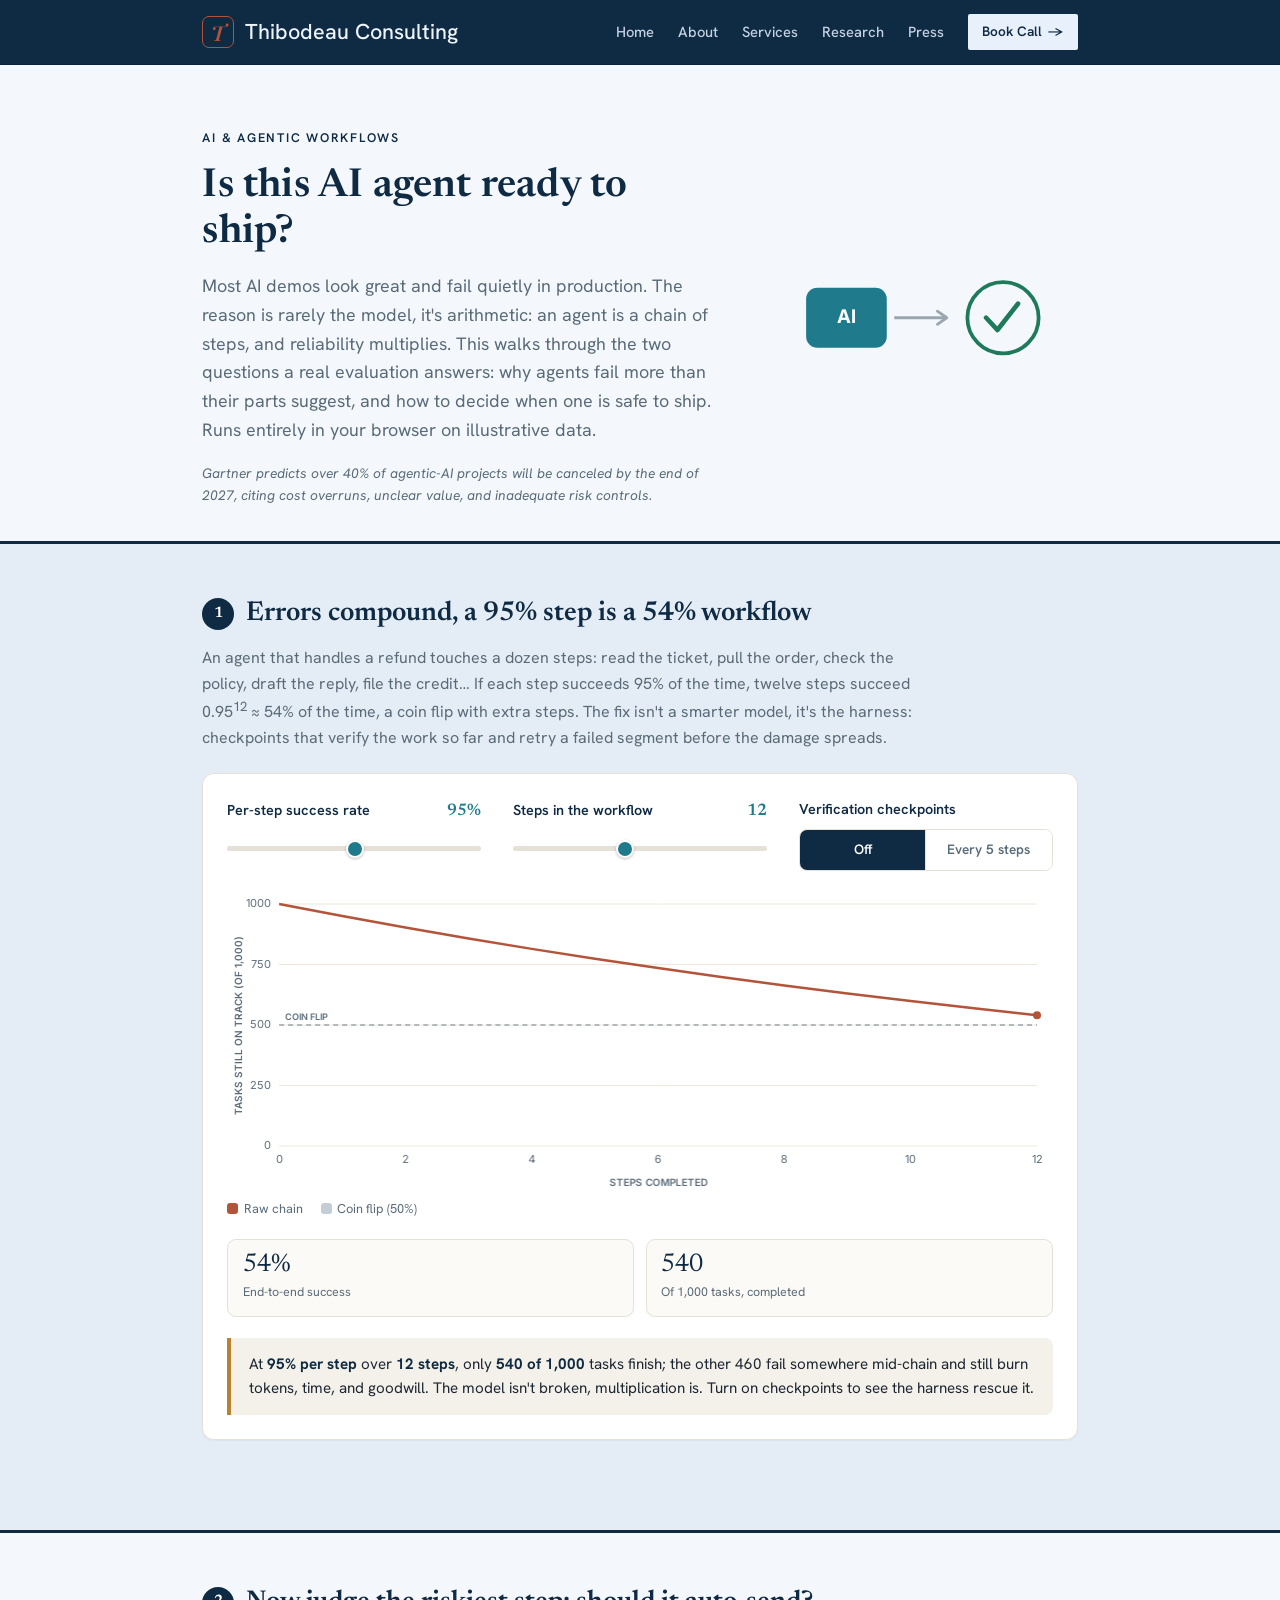
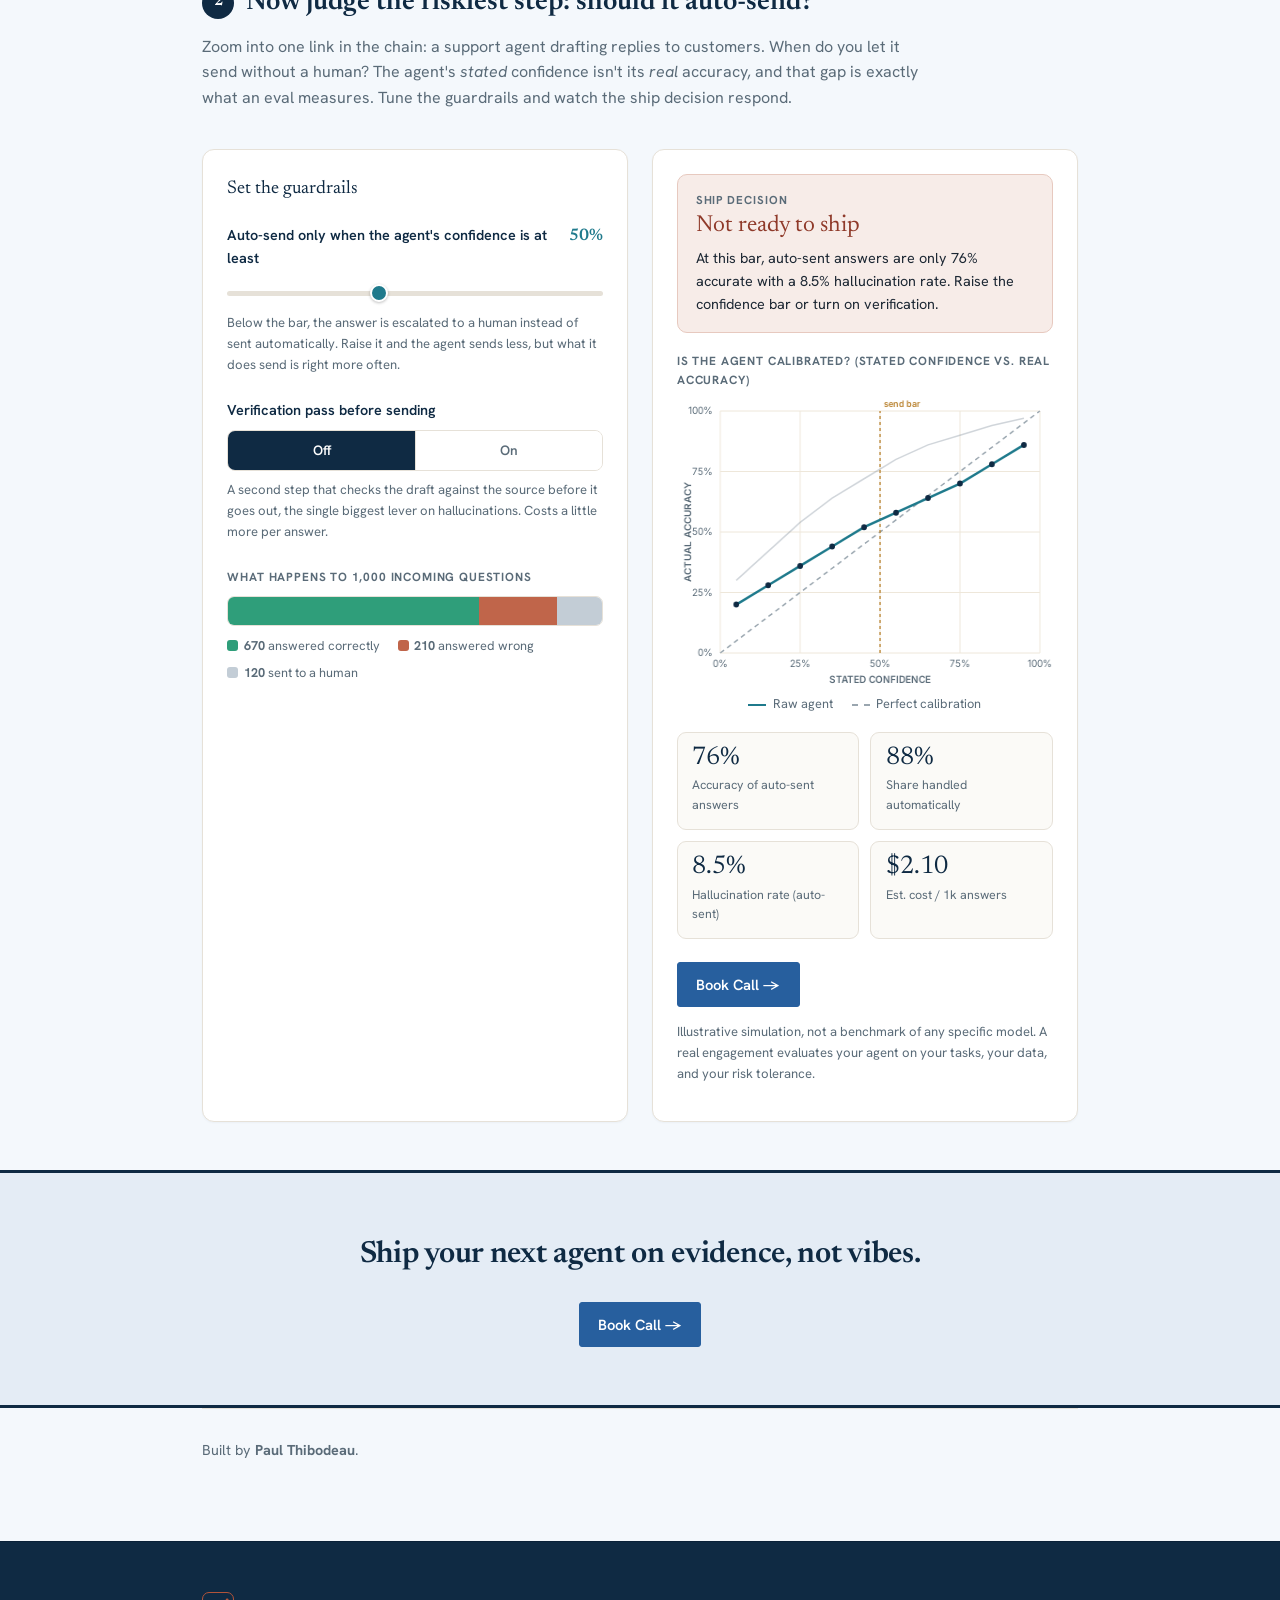
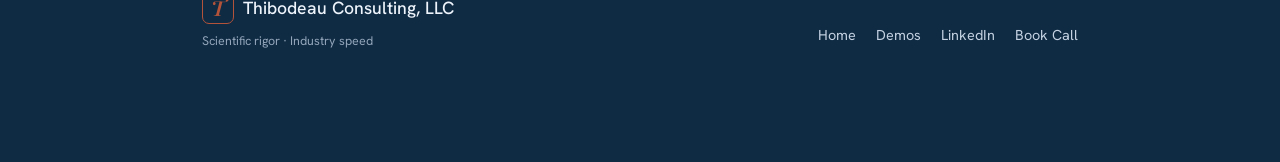
<file: demos/agentic_eval_demo.html>
<!doctype html>
<html lang="en">
<head>
<meta charset="utf-8">
<meta name="viewport" content="width=device-width, initial-scale=1">
<title>Is this AI agent ready to ship? · Thibodeau Consulting</title>
<meta name="description" content="Interactive demo: why multi-step AI agents fail far more than their parts suggest, and how to decide when one is safe to ship. Watch errors compound, add checkpoints, then tune the guardrails behind a ship/no-ship call.">
<meta property="og:type" content="website">
<meta property="og:title" content="Is this AI agent ready to ship? · Thibodeau Consulting">
<meta property="og:description" content="Interactive demo: why multi-step AI agents fail far more than their parts suggest, and how to decide when one is safe to ship. Watch errors compound, add checkpoints, then tune the guardrails behind a ship/no-ship call.">
<meta property="og:url" content="https://www.phthibodeau.com/demos/agentic_eval_demo.html">
<link rel="canonical" href="https://www.phthibodeau.com/demos/agentic_eval_demo.html">
<meta property="og:image" content="https://www.phthibodeau.com/assets/headshot-casual.jpg">
<meta name="twitter:card" content="summary_large_image">
<meta name="twitter:title" content="Is this AI agent ready to ship? · Thibodeau Consulting">
<meta name="twitter:description" content="Interactive demo: why multi-step AI agents fail far more than their parts suggest, and how to decide when one is safe to ship. Watch errors compound, add checkpoints, then tune the guardrails behind a ship/no-ship call.">
<meta name="twitter:image" content="https://www.phthibodeau.com/assets/headshot-casual.jpg">
<link rel="preconnect" href="https://fonts.googleapis.com">
<link rel="preconnect" href="https://fonts.gstatic.com" crossorigin>
<link href="https://fonts.googleapis.com/css2?family=Hanken+Grotesk:wght@400;500;600;700&family=Inter:wght@400;500;600;700&family=Newsreader:opsz,wght@6..72,400;6..72,500;6..72,600&display=swap" rel="stylesheet">
<style>
:root{
  --navy:#0F2A43; --teal:#1F7A8C; --accent:#B9822F; --bg:#FBFAF7;
  --ink:#1c2733; --muted:#5a6b78; --line:#e6e1d8; --card:#ffffff;
  --good:#1f7a5a; --warn:#b9822f; --bad:#b3543a;
}
*{box-sizing:border-box}
body{margin:0;background:var(--bg);color:var(--ink);font-family:"Inter",-apple-system,BlinkMacSystemFont,"Segoe UI",sans-serif;line-height:1.6;font-size:16px;-webkit-font-smoothing:antialiased}
.wrap{max-width:920px;margin:0 auto;padding:0 1.4rem}
header.hero{padding:4rem 0 2.2rem;border-bottom:1px solid var(--line)}
.eyebrow{font-size:.78rem;letter-spacing:.14em;text-transform:uppercase;color:var(--teal);font-weight:600;margin:0 0 1rem}
h1{font-family:"Newsreader",Georgia,serif;font-weight:600;font-size:2.5rem;line-height:1.14;color:var(--navy);margin:0 0 1rem;letter-spacing:.005em}
.lede{font-size:1.12rem;color:var(--muted);max-width:43rem;margin:0}
.cite{font-size:.86rem;color:var(--muted);margin:1.1rem 0 0;font-style:italic}
/* steps */
.step{padding:3rem 0}
.step-num{display:inline-flex;align-items:center;justify-content:center;width:2rem;height:2rem;border-radius:999px;background:var(--navy);color:#fff;font-weight:600;font-size:.95rem;font-family:"Newsreader",serif;margin-right:.7rem;flex:none}
.step h2{font-family:"Newsreader",serif;font-weight:600;font-size:1.7rem;color:var(--navy);margin:0;display:flex;align-items:center}
.step .sub{color:var(--muted);margin:.6rem 0 1.4rem;max-width:45rem}
.takeaway{margin-top:1.3rem;padding:.9rem 1.1rem;background:#f4f1ea;border-left:4px solid var(--accent);border-radius:0 8px 8px 0;font-size:.95rem}
.takeaway strong{color:var(--navy)}
.ctrlrow{display:flex;flex-wrap:wrap;gap:1rem 2rem;margin-bottom:1.2rem}
.ctrlrow .ctrl{flex:1;min-width:220px;margin-bottom:0}
.funnel-wrap{width:100%}
.funnel-wrap canvas{width:100%;display:block}
.layout{display:grid;grid-template-columns:1fr 1fr;gap:1.5rem;padding:1rem 0 0}
@media(max-width:780px){.layout{grid-template-columns:minmax(0,1fr)}}
.card{background:var(--card);border:1px solid var(--line);border-radius:12px;padding:1.5rem;box-shadow:0 1px 2px rgba(15,42,67,.04)}
.qtitle{font-family:"Newsreader",serif;font-size:1.15rem;color:var(--navy);margin:0 0 1.2rem}
/* controls */
.ctrl{margin-bottom:1.5rem}
.ctrl:last-child{margin-bottom:0}
.ctrl .lab{font-size:.9rem;font-weight:600;color:var(--navy);display:flex;justify-content:space-between;align-items:baseline;gap:.5rem;margin-bottom:.5rem}
.ctrl .lab .val{font-family:"Newsreader",serif;font-size:1.05rem;color:var(--teal)}
.ctrl .hint{font-size:.82rem;color:var(--muted);margin:.5rem 0 0}
input[type=range]{-webkit-appearance:none;appearance:none;width:100%;height:5px;border-radius:5px;background:var(--line);outline:none;margin:8px 0}
input[type=range]::-webkit-slider-thumb{-webkit-appearance:none;width:18px;height:18px;border-radius:50%;background:var(--teal);cursor:pointer;border:2px solid #fff;box-shadow:0 1px 3px rgba(0,0,0,.25)}
input[type=range]::-moz-range-thumb{width:18px;height:18px;border-radius:50%;background:var(--teal);cursor:pointer;border:2px solid #fff}
.seg{display:flex;border:1px solid var(--line);border-radius:8px;overflow:hidden}
.seg button{flex:1;border:none;background:#fff;padding:.55rem .4rem;font:inherit;font-size:.85rem;font-weight:600;color:var(--muted);cursor:pointer;border-left:1px solid var(--line)}
.seg button:first-child{border-left:none}
.seg button.active{background:var(--navy);color:#fff}
/* case bar */
.casebar-wrap{margin-top:1.6rem}
.casebar-wrap h3,.metrics-head{font-size:.74rem;letter-spacing:.07em;text-transform:uppercase;color:var(--muted);margin:0 0 .6rem;font-weight:700}
.casebar{display:flex;height:30px;border-radius:7px;overflow:hidden;border:1px solid var(--line)}
.casebar span{display:block;height:100%;transition:width .35s ease}
.cb-ok{background:#2f9e7a}.cb-bad{background:#c0654a}.cb-esc{background:#c3cdd6}
.legend{display:flex;flex-wrap:wrap;gap:.4rem 1.1rem;margin-top:.6rem;font-size:.8rem;color:var(--muted)}
.legend i{display:inline-block;width:11px;height:11px;border-radius:3px;margin-right:.35rem;vertical-align:-1px}
/* calibration */
.cal-wrap{display:flex;justify-content:center}
.cal-legend{display:flex;justify-content:center;gap:1.2rem;margin:.3rem 0 1.1rem;font-size:.8rem;color:var(--muted)}
.cal-legend i{display:inline-block;width:18px;height:0;border-top:2px;vertical-align:middle;margin-right:.4rem}
.cal-legend .l-act{border-top:2px solid var(--teal)}
.cal-legend .l-diag{border-top:2px dashed #9aa6af}
/* verdict */
.verdict{border-radius:10px;padding:1rem 1.1rem;margin:0 0 1.2rem;border:1px solid var(--line)}
.verdict.is-good{background:#eaf6f0;border-color:#bfe3d3}
.verdict.is-warn{background:#f7f1e4;border-color:#e7d6b0}
.verdict.is-bad{background:#f7ece8;border-color:#e7c9bf}
.verdict .vlab{font-size:.72rem;letter-spacing:.08em;text-transform:uppercase;font-weight:700;color:var(--muted);margin:0 0 .25rem}
.verdict .vmain{font-family:"Newsreader",serif;font-size:1.45rem;margin:0;line-height:1.15}
.verdict.is-good .vmain{color:var(--good)}
.verdict.is-warn .vmain{color:var(--warn)}
.verdict.is-bad .vmain{color:#8f3a2a}
.verdict .vsub{margin:.4rem 0 0;font-size:.9rem;color:var(--ink)}
/* metrics */
.metrics{display:grid;grid-template-columns:1fr 1fr;gap:.7rem}
.metric{border:1px solid var(--line);border-radius:9px;padding:.8rem .9rem;background:#fbfaf7}
.metric .m-val{font-family:"Newsreader",serif;font-size:1.6rem;color:var(--navy);line-height:1}
.metric .m-lab{font-size:.78rem;color:var(--muted);margin-top:.3rem}
.cta{margin-top:1.4rem}
.disclaimer{font-size:.82rem;color:var(--muted);margin-top:.9rem}
footer{padding:1rem 0 4rem;color:var(--muted);font-size:.9rem;border-top:1px solid var(--line)}
footer a{color:var(--teal)}
@media(max-width:640px){h1{font-size:2rem}.step h2{font-size:1.4rem}}
</style>
<link rel="stylesheet" href="site.css">
<link rel="icon" type="image/svg+xml" href="../favicon.svg">
</head>
<body>
<header class="tc-header"><div class="tc-nav">
  <button class="tc-navtoggle" aria-label="Menu" aria-expanded="false" aria-controls="tcmenu"><svg viewBox="0 0 24 24" width="22" height="22" aria-hidden="true"><path d="M3 6h18M3 12h18M3 18h18" fill="none" stroke="currentColor" stroke-width="2" stroke-linecap="round"/></svg></button>
  <a href="../index.html" class="tc-wordmark"><span class="tmark">T</span><span class="wname">Thibodeau Consulting</span></a>
  <nav class="tc-navlinks" id="tcmenu">
    <a href="../index.html" class="hideable">Home</a>
    <a href="../about.html" class="hideable">About</a>
    <a href="../index.html#work" class="hideable">Services</a>
    <a href="../research.html" class="hideable">Research</a>
    <a href="../press.html" class="hideable">Press</a>
  </nav>
  <a href="https://calendar.app.google/qZos6tPyJv9uBDfz5" target="_blank" rel="noopener" class="tc-btn">Book Call <span class="arr">&rarr;</span></a>
</div></header>
<main>
<section class="band"><div class="wrap">
  <header class="hero">
    <div class="hero-grid">
      <div class="hero-copy">
        <p class="eyebrow">AI &amp; Agentic Workflows</p>
        <h1>Is this AI agent ready to ship?</h1>
        <p class="lede">Most AI demos look great and fail quietly in production. The reason is rarely the model, it's arithmetic: an agent is a chain of steps, and reliability multiplies. This walks through the two questions a real evaluation answers: why agents fail more than their parts suggest, and how to decide when one is safe to ship. Runs entirely in your browser on illustrative data.</p>
        <p class="cite">Gartner predicts over 40% of agentic-AI projects will be canceled by the end of 2027, citing cost overruns, unclear value, and inadequate risk controls.</p>
      </div>
      <div class="hero-cartoon" aria-hidden="true">
        <svg viewBox="0 0 320 200" xmlns="http://www.w3.org/2000/svg">
          <rect x="30" y="68" width="86" height="64" rx="12" fill="#1F7A8C"/>
          <text x="73" y="106" text-anchor="middle" font-size="20" fill="#fff" font-family="Inter,sans-serif" font-weight="700">AI</text>
          <line x1="124" y1="100" x2="178" y2="100" stroke="#9aa6af" stroke-width="3"/>
          <polyline points="170,93 180,100 170,107" fill="none" stroke="#9aa6af" stroke-width="3" stroke-linecap="round" stroke-linejoin="round"/>
          <circle cx="240" cy="100" r="38" fill="none" stroke="#1f7a5a" stroke-width="4"/>
          <path d="M222 100 l12 13 l22 -28" fill="none" stroke="#1f7a5a" stroke-width="5" stroke-linecap="round" stroke-linejoin="round"/>
        </svg>
      </div>
    </div>
  </header>
</div></section>

<section class="band band-alt"><div class="wrap">
  <section class="step" id="compound">
    <h2><span class="step-num">1</span>Errors compound, a 95% step is a 54% workflow</h2>
    <p class="sub">An agent that handles a refund touches a dozen steps: read the ticket, pull the order, check the policy, draft the reply, file the credit&hellip; If each step succeeds 95% of the time, twelve steps succeed 0.95<sup>12</sup> &asymp; 54% of the time, a coin flip with extra steps. The fix isn't a smarter model, it's the harness: checkpoints that verify the work so far and retry a failed segment before the damage spreads.</p>
    <div class="card">
      <div class="ctrlrow">
        <div class="ctrl">
          <div class="lab"><span>Per-step success rate</span><span class="val" id="relVal">95%</span></div>
          <input type="range" id="rel" min="90" max="99.9" step="0.1" value="95" aria-label="Per-step success rate">
        </div>
        <div class="ctrl">
          <div class="lab"><span>Steps in the workflow</span><span class="val" id="nstepsVal">12</span></div>
          <input type="range" id="nsteps" min="2" max="25" step="1" value="12" aria-label="Number of steps in the workflow">
        </div>
        <div class="ctrl">
          <div class="lab"><span>Verification checkpoints</span></div>
          <div class="seg" id="chkSeg">
            <button data-c="0" class="active">Off</button>
            <button data-c="1">Every 5 steps</button>
          </div>
        </div>
      </div>
      <div class="funnel-wrap"><canvas id="funnel" width="840" height="300" role="img" aria-label="Line chart of how many of 1,000 tasks are still on track after each step of the workflow. The raw chain decays toward a dashed coin-flip line at 50 percent; with verification checkpoints the curve recovers at each checkpoint and ends much higher."></canvas></div>
      <div class="legend" id="funnelLegend">
        <span><i style="background:#b3543a"></i>Raw chain</span>
        <span id="lgChk" style="display:none"><i style="background:#1F7A8C"></i>With checkpoints</span>
        <span><i style="background:#c3cdd6"></i>Coin flip (50%)</span>
      </div>
      <div class="metrics" style="margin-top:1.2rem">
        <div class="metric"><div class="m-val" id="mChain"></div><div class="m-lab">End-to-end success</div></div>
        <div class="metric"><div class="m-val" id="mDone"></div><div class="m-lab">Of 1,000 tasks, completed</div></div>
      </div>
      <div class="takeaway" id="compTake"></div>
    </div>
  </section>
</div></section>

<section class="band"><div class="wrap">
  <section class="step" id="ship">
    <h2><span class="step-num">2</span>Now judge the riskiest step: should it auto-send?</h2>
    <p class="sub">Zoom into one link in the chain: a support agent drafting replies to customers. When do you let it send without a human? The agent's <em>stated</em> confidence isn't its <em>real</em> accuracy, and that gap is exactly what an eval measures. Tune the guardrails and watch the ship decision respond.</p>
  <div class="layout">
    <!-- LEFT: controls -->
    <div class="card">
      <p class="qtitle">Set the guardrails</p>

      <div class="ctrl">
        <div class="lab"><span>Auto-send only when the agent's confidence is at least</span><span class="val" id="thrVal">50%</span></div>
        <input type="range" id="thr" min="20" max="95" step="5" value="50" aria-label="Confidence threshold to auto-send">
        <p class="hint">Below the bar, the answer is escalated to a human instead of sent automatically. Raise it and the agent sends less, but what it does send is right more often.</p>
      </div>

      <div class="ctrl">
        <div class="lab"><span>Verification pass before sending</span></div>
        <div class="seg" id="verifySeg">
          <button data-v="0" class="active">Off</button>
          <button data-v="1">On</button>
        </div>
        <p class="hint">A second step that checks the draft against the source before it goes out, the single biggest lever on hallucinations. Costs a little more per answer.</p>
      </div>

      <div class="casebar-wrap">
        <h3>What happens to 1,000 incoming questions</h3>
        <div class="casebar">
          <span class="cb-ok" id="barOk"></span>
          <span class="cb-bad" id="barBad"></span>
          <span class="cb-esc" id="barEsc"></span>
        </div>
        <div class="legend">
          <span><i class="cb-ok"></i><b id="lgOk">0</b> answered correctly</span>
          <span><i class="cb-bad"></i><b id="lgBad">0</b> answered wrong</span>
          <span><i class="cb-esc"></i><b id="lgEsc">0</b> sent to a human</span>
        </div>
      </div>
    </div>

    <!-- RIGHT: evidence -->
    <div class="card">
      <div class="verdict" id="verdict">
        <p class="vlab">Ship decision</p>
        <p class="vmain" id="vMain"></p>
        <p class="vsub" id="vSub"></p>
      </div>

      <div class="metrics-head">Is the agent calibrated? (stated confidence vs. real accuracy)</div>
      <div class="cal-wrap"><canvas id="cal" width="400" height="290" style="max-width:100%" role="img" aria-label="Calibration chart: the agent's stated confidence versus its actual accuracy, plotted against a perfect-calibration diagonal. The raw agent sits below the line (overconfident); verification pulls it toward calibrated."></canvas></div>
      <div class="cal-legend">
        <span><i class="l-act"></i><span id="calActLab">Raw agent</span></span>
        <span><i class="l-diag"></i>Perfect calibration</span>
      </div>

      <div class="metrics">
        <div class="metric"><div class="m-val" id="mAcc"></div><div class="m-lab">Accuracy of auto-sent answers</div></div>
        <div class="metric"><div class="m-val" id="mCov"></div><div class="m-lab">Share handled automatically</div></div>
        <div class="metric"><div class="m-val" id="mHall"></div><div class="m-lab">Hallucination rate (auto-sent)</div></div>
        <div class="metric"><div class="m-val" id="mCost"></div><div class="m-lab">Est. cost / 1k answers</div></div>
      </div>

      <div class="cta">
        <a class="btn" href="https://calendar.app.google/qZos6tPyJv9uBDfz5" target="_blank" rel="noopener">Book Call →</a>
        <p class="disclaimer">Illustrative simulation, not a benchmark of any specific model. A real engagement evaluates your agent on your tasks, your data, and your risk tolerance.</p>
      </div>
    </div>
  </div>
  </section>
</div></section>

<section class="band-alt cta-band"><div class="wrap">
  <h2>Ship your next agent on evidence, not vibes.</h2>
  <a class="btn" href="https://calendar.app.google/qZos6tPyJv9uBDfz5" target="_blank" rel="noopener">Book Call →</a>
</div></section>

  </main>
<div class="wrap"><footer>
    <p>Built by <strong>Paul Thibodeau</strong>.</p>
  </footer></div>

<script>
/* ---------- STEP 1: compounding errors ---------- */
// An agent is a chain of steps; end-to-end success is per-step success ^ n.
// A verification checkpoint every 5 steps catches a failed segment and retries it once:
// segment success s -> 1-(1-s)^2.
let rel=0.95, nSteps=12, chk=false;
const CHK_EVERY=5;

function chainTrace(p,n,useChk){
  const out=[1]; let segStart=1, segLen=0;
  for(let i=1;i<=n;i++){
    segLen++;
    let v=segStart*Math.pow(p,segLen);
    if(useChk && i%CHK_EVERY===0){
      const s=Math.pow(p,segLen);
      v=segStart*(1-(1-s)*(1-s));   // one retry of the failed segment
      segStart=v; segLen=0;
    }
    out.push(v);
  }
  return out;
}

function drawFunnel(){
  const cv=document.getElementById("funnel");
  const dpr=window.devicePixelRatio||1;
  const W=cv.clientWidth||840, H=300;
  cv.width=W*dpr; cv.height=H*dpr; cv.style.height=H+"px";
  const ctx=cv.getContext("2d"); ctx.setTransform(dpr,0,0,dpr,0,0); ctx.clearRect(0,0,W,H);
  const L=52,R=16,T=14,B=44, pw=W-L-R, ph=H-T-B;
  const x=i=>L+i/nSteps*pw, y=v=>T+(1-v)*ph;
  // grid + y labels (share of 1,000 tasks still on track)
  ctx.font="11px Inter,sans-serif";
  for(let g=0;g<=1.0001;g+=0.25){
    ctx.strokeStyle="#eee7da";ctx.lineWidth=1;
    ctx.beginPath();ctx.moveTo(L,y(g));ctx.lineTo(W-R,y(g));ctx.stroke();
    ctx.fillStyle="#5a6b78";ctx.textAlign="right";ctx.textBaseline="middle";
    ctx.fillText(Math.round(g*1000),L-8,y(g));
  }
  // x ticks
  const tick=Math.max(1,Math.ceil(nSteps/8));
  ctx.fillStyle="#5a6b78";ctx.textAlign="center";ctx.textBaseline="top";
  for(let i=0;i<=nSteps;i+=tick){ctx.fillText(i,x(i),y(0)+8);}
  ctx.font="600 10px Inter,sans-serif";
  ctx.fillText("STEPS COMPLETED",L+pw/2,H-12);
  ctx.save();ctx.translate(12,T+ph/2);ctx.rotate(-Math.PI/2);ctx.textBaseline="middle";ctx.fillText("TASKS STILL ON TRACK (OF 1,000)",0,0);ctx.restore();
  // coin-flip reference
  ctx.strokeStyle="#9aa6af";ctx.setLineDash([5,4]);ctx.lineWidth=1.5;
  ctx.beginPath();ctx.moveTo(L,y(.5));ctx.lineTo(W-R,y(.5));ctx.stroke();ctx.setLineDash([]);
  ctx.fillStyle="#5a6b78";ctx.font="600 9px Inter,sans-serif";ctx.textAlign="left";ctx.textBaseline="bottom";
  ctx.fillText("COIN FLIP",L+6,y(.5)-3);
  // raw chain
  const raw=chainTrace(rel,nSteps,false);
  ctx.strokeStyle="#b3543a";ctx.lineWidth=2.5;ctx.beginPath();
  raw.forEach((v,i)=>{i?ctx.lineTo(x(i),y(v)):ctx.moveTo(x(0),y(v));});ctx.stroke();
  ctx.fillStyle="#b3543a";ctx.beginPath();ctx.arc(x(nSteps),y(raw[nSteps]),4,0,7);ctx.fill();
  // with checkpoints
  if(chk){
    const c=chainTrace(rel,nSteps,true);
    ctx.strokeStyle="#1F7A8C";ctx.lineWidth=2.5;ctx.beginPath();
    c.forEach((v,i)=>{i?ctx.lineTo(x(i),y(v)):ctx.moveTo(x(0),y(v));});ctx.stroke();
    ctx.fillStyle="#1F7A8C";
    for(let i=CHK_EVERY;i<=nSteps;i+=CHK_EVERY){ctx.beginPath();ctx.arc(x(i),y(c[i]),3.5,0,7);ctx.fill();}
    ctx.beginPath();ctx.arc(x(nSteps),y(c[nSteps]),4,0,7);ctx.fill();
  }
}

function renderComp(){
  const rawEnd=Math.pow(rel,nSteps);
  const chkEnd=chainTrace(rel,nSteps,true)[nSteps];
  const active=chk?chkEnd:rawEnd;
  const doneRaw=Math.round(rawEnd*1000), doneChk=Math.round(chkEnd*1000);
  document.getElementById("mChain").textContent=(active*100).toFixed(0)+"%";
  document.getElementById("mDone").textContent=Math.round(active*1000);
  document.getElementById("lgChk").style.display=chk?"":"none";
  const take=document.getElementById("compTake");
  if(!chk){
    take.innerHTML = rawEnd>=0.9
      ? `At <strong>${(+(rel*100).toFixed(1))}% per step</strong> over <strong>${nSteps} steps</strong>, the chain still completes ${doneRaw} of 1,000 tasks. Now stretch the workflow longer, or nudge reliability down a point, and watch how fast that holds up.`
      : `At <strong>${(+(rel*100).toFixed(1))}% per step</strong> over <strong>${nSteps} steps</strong>, only <strong>${doneRaw} of 1,000</strong> tasks finish; the other ${1000-doneRaw} fail somewhere mid-chain and still burn tokens, time, and goodwill. The model isn't broken, multiplication is. Turn on checkpoints to see the harness rescue it.`;
  }else{
    take.innerHTML=`Checkpoints don't make any step smarter. They catch a failed segment early and retry it, lifting completion from <strong>${doneRaw}</strong> to <strong>${doneChk} of 1,000</strong>. <strong>The lever is the harness around the model, not a better model.</strong>`;
  }
  drawFunnel();
}

document.getElementById("rel").addEventListener("input",e=>{
  rel=+e.target.value/100;
  document.getElementById("relVal").textContent=(+(+e.target.value).toFixed(1))+"%";
  renderComp();
});
document.getElementById("nsteps").addEventListener("input",e=>{
  nSteps=+e.target.value;
  document.getElementById("nstepsVal").textContent=e.target.value;
  renderComp();
});
document.getElementById("chkSeg").querySelectorAll("button").forEach(b=>{
  b.addEventListener("click",()=>{
    chk=b.dataset.c==="1";
    b.parentNode.querySelectorAll("button").forEach(x=>x.classList.remove("active"));b.classList.add("active");
    renderComp();
  });
});

/* ---------- STEP 2: ship decision for one risky step ---------- */
// Illustrative eval of a customer-support drafting agent.
// 10 confidence bins (stated-confidence midpoints), with the volume that lands in each,
// the TRUE accuracy there, and the hallucination rate -- raw vs. with a verification pass.
const MID   =[0.05,0.15,0.25,0.35,0.45,0.55,0.65,0.75,0.85,0.95];
const WEIGHT =[0.01,0.01,0.02,0.03,0.05,0.07,0.10,0.16,0.25,0.30]; // sums to 1.00
const ACC_RAW=[0.20,0.28,0.36,0.44,0.52,0.58,0.64,0.70,0.78,0.86]; // overconfident at the top
const ACC_VER=[0.30,0.42,0.54,0.64,0.72,0.80,0.86,0.90,0.94,0.97];
const HAL_RAW=[0.45,0.40,0.34,0.28,0.22,0.18,0.14,0.10,0.07,0.05];
const HAL_VER=[0.12,0.10,0.08,0.06,0.05,0.04,0.03,0.02,0.015,0.01];
const COST_RAW=2.10, COST_VER=3.80;

let thr=0.50, verify=false;

function compute(){
  const acc=verify?ACC_VER:ACC_RAW, hal=verify?HAL_VER:HAL_RAW;
  let cov=0, accNum=0, halNum=0, okFrac=0;
  for(let i=0;i<MID.length;i++){
    if(MID[i] >= thr - 1e-9){
      cov += WEIGHT[i];
      accNum += WEIGHT[i]*acc[i];
      halNum += WEIGHT[i]*hal[i];
      okFrac += WEIGHT[i]*acc[i];
    }
  }
  const autoAcc = cov>0 ? accNum/cov : 0;
  const autoHal = cov>0 ? halNum/cov : 0;
  const escal = 1-cov;
  const okPct = okFrac;            // correct & auto-sent (of all volume)
  const badPct = cov-okFrac;       // wrong & auto-sent
  return {cov, autoAcc, autoHal, escal, okPct, badPct, cost: verify?COST_VER:COST_RAW};
}

function verdict(m){
  if(m.autoAcc>=0.90 && m.autoHal<=0.03 && m.cov>=0.30)
    return {cls:"is-good", main:"Ship it, auto-send with guardrails",
      sub:`At this bar, ${(m.autoAcc*100).toFixed(0)}% of auto-sent answers are right and hallucinations are ${(m.autoHal*100).toFixed(1)}%. Safe to send automatically, with the rest escalated.`};
  if(m.autoAcc>=0.80 && m.autoHal<=0.08)
    return {cls:"is-warn", main:"Human-in-the-loop only",
      sub:`Good enough to draft, not to send unattended: ${(m.autoAcc*100).toFixed(0)}% accurate, ${(m.autoHal*100).toFixed(1)}% hallucinations. Let it draft, have a person approve.`};
  return {cls:"is-bad", main:"Not ready to ship",
    sub:`At this bar, auto-sent answers are only ${(m.autoAcc*100).toFixed(0)}% accurate with a ${(m.autoHal*100).toFixed(1)}% hallucination rate. Raise the confidence bar or turn on verification.`};
}

function drawCal(){
  const cv=document.getElementById("cal");const dpr=window.devicePixelRatio||1;
  const W=400,H=290;cv.width=W*dpr;cv.height=H*dpr;cv.style.width=W+"px";cv.style.height=H+"px";
  const ctx=cv.getContext("2d");ctx.setTransform(dpr,0,0,dpr,0,0);ctx.clearRect(0,0,W,H);
  const L=46,R=14,T=12,B=36, pw=W-L-R, ph=H-T-B;
  const x=c=>L+c*pw, y=a=>T+(1-a)*ph;
  // grid
  ctx.strokeStyle="#eee7da";ctx.lineWidth=1;ctx.fillStyle="#5a6b78";ctx.font="10px Inter,sans-serif";
  for(let g=0;g<=1.0001;g+=0.25){
    ctx.beginPath();ctx.moveTo(x(0),y(g));ctx.lineTo(x(1),y(g));ctx.stroke();
    ctx.textAlign="right";ctx.textBaseline="middle";ctx.fillText((g*100)+"%",L-8,y(g));
    ctx.beginPath();ctx.moveTo(x(g),y(0));ctx.lineTo(x(g),y(1));ctx.stroke();
    ctx.textAlign="center";ctx.textBaseline="top";ctx.fillText((g*100)+"%",x(g),y(0)+6);
  }
  // axis titles
  ctx.fillStyle="#5a6b78";ctx.font="600 10px Inter,sans-serif";
  ctx.textAlign="center";ctx.textBaseline="top";ctx.fillText("STATED CONFIDENCE",L+pw/2,H-14);
  ctx.save();ctx.translate(12,T+ph/2);ctx.rotate(-Math.PI/2);ctx.textBaseline="middle";ctx.fillText("ACTUAL ACCURACY",0,0);ctx.restore();
  // perfect-calibration diagonal
  ctx.strokeStyle="#9aa6af";ctx.setLineDash([5,4]);ctx.lineWidth=1.5;
  ctx.beginPath();ctx.moveTo(x(0),y(0));ctx.lineTo(x(1),y(1));ctx.stroke();ctx.setLineDash([]);
  // threshold marker
  ctx.strokeStyle="rgba(185,130,47,.9)";ctx.setLineDash([3,3]);ctx.lineWidth=1.5;
  ctx.beginPath();ctx.moveTo(x(thr),y(0));ctx.lineTo(x(thr),y(1));ctx.stroke();ctx.setLineDash([]);
  ctx.fillStyle="#B9822F";ctx.font="600 9px Inter,sans-serif";ctx.textAlign=thr>0.7?"right":"left";ctx.textBaseline="bottom";
  ctx.fillText("send bar",x(thr)+(thr>0.7?-4:4),y(1)-2);
  // ghost (inactive) curve
  const ghost=verify?ACC_RAW:ACC_VER;
  ctx.strokeStyle="rgba(120,134,148,.35)";ctx.lineWidth=1.5;ctx.beginPath();
  MID.forEach((c,i)=>{i?ctx.lineTo(x(c),y(ghost[i])):ctx.moveTo(x(c),y(ghost[i]));});ctx.stroke();
  // active curve
  const acc=verify?ACC_VER:ACC_RAW;
  ctx.strokeStyle="#1F7A8C";ctx.lineWidth=2.5;ctx.beginPath();
  MID.forEach((c,i)=>{i?ctx.lineTo(x(c),y(acc[i])):ctx.moveTo(x(c),y(acc[i]));});ctx.stroke();
  ctx.fillStyle="#0F2A43";
  MID.forEach((c,i)=>{ctx.beginPath();ctx.arc(x(c),y(acc[i]),3,0,7);ctx.fill();});
}

function pct(v){return (v*100).toFixed(0)+"%";}
function render(){
  const m=compute();
  // case bar (of 1000)
  document.getElementById("barOk").style.width=(m.okPct*100)+"%";
  document.getElementById("barBad").style.width=(m.badPct*100)+"%";
  document.getElementById("barEsc").style.width=(m.escal*100)+"%";
  document.getElementById("lgOk").textContent=Math.round(m.okPct*1000);
  document.getElementById("lgBad").textContent=Math.round(m.badPct*1000);
  document.getElementById("lgEsc").textContent=Math.round(m.escal*1000);
  // metrics
  document.getElementById("mAcc").textContent=pct(m.autoAcc);
  document.getElementById("mCov").textContent=pct(m.cov);
  document.getElementById("mHall").textContent=(m.autoHal*100).toFixed(1)+"%";
  document.getElementById("mCost").textContent="$"+m.cost.toFixed(2);
  // verdict
  const v=verdict(m);const box=document.getElementById("verdict");
  box.className="verdict "+v.cls;
  document.getElementById("vMain").textContent=v.main;
  document.getElementById("vSub").textContent=v.sub;
  // calibration
  document.getElementById("calActLab").textContent=verify?"With verification":"Raw agent";
  drawCal();
}

document.getElementById("thr").addEventListener("input",e=>{
  thr=+e.target.value/100;document.getElementById("thrVal").textContent=e.target.value+"%";render();
});
document.getElementById("verifySeg").querySelectorAll("button").forEach(b=>{
  b.addEventListener("click",()=>{
    verify=b.dataset.v==="1";
    b.parentNode.querySelectorAll("button").forEach(x=>x.classList.remove("active"));b.classList.add("active");
    render();
  });
});
render();
renderComp();
window.addEventListener("resize",()=>{clearTimeout(window._rt);window._rt=setTimeout(()=>{drawCal();drawFunnel();},80);});
</script>

<footer class="tc-footer"><div class="tc-foot">
  <div><a href="../index.html" class="tc-wordmark"><span class="tmark">T</span><span class="wname">Thibodeau Consulting, LLC</span></a><div class="tc-fine">Scientific rigor · Industry speed</div></div>
  <nav class="tc-links">
    <a href="../index.html">Home</a>
    <a href="../index.html#work">Demos</a>
    <a href="https://www.linkedin.com/in/paulhthibodeau/" target="_blank" rel="noopener">LinkedIn</a>
    <a href="https://calendar.app.google/qZos6tPyJv9uBDfz5" target="_blank" rel="noopener">Book Call</a>
  </nav>
</div></footer>
<script>
(function(){var t=document.querySelector('.tc-navtoggle'),h=document.querySelector('.tc-header');if(!t||!h)return;function c(){t.setAttribute('aria-expanded','false');h.classList.remove('nav-open');}t.addEventListener('click',function(e){e.stopPropagation();var o=t.getAttribute('aria-expanded')==='true';t.setAttribute('aria-expanded',String(!o));h.classList.toggle('nav-open',!o);});h.querySelectorAll('.tc-navlinks a').forEach(function(a){a.addEventListener('click',c);});document.addEventListener('click',function(e){if(!h.contains(e.target))c();});document.addEventListener('keydown',function(e){if(e.key==='Escape')c();});})();
</script>
</body>
</html>
</file>
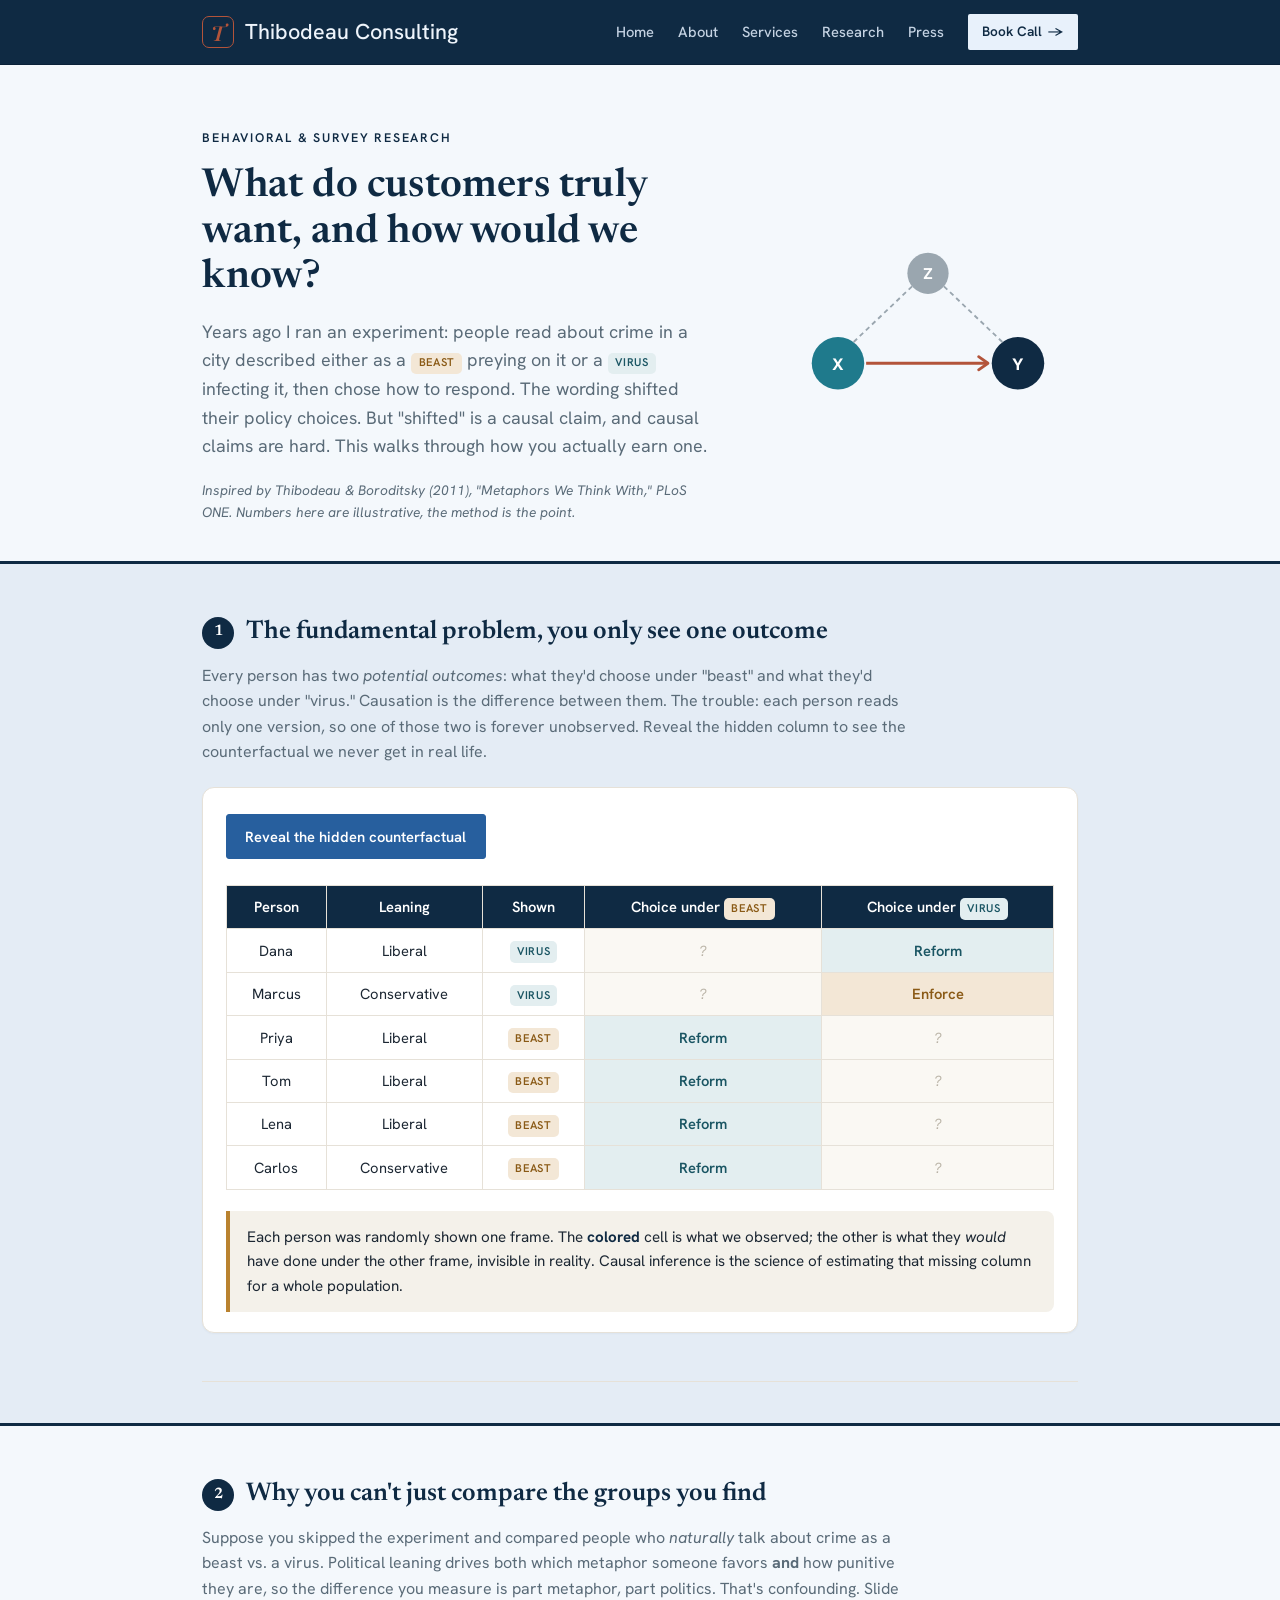
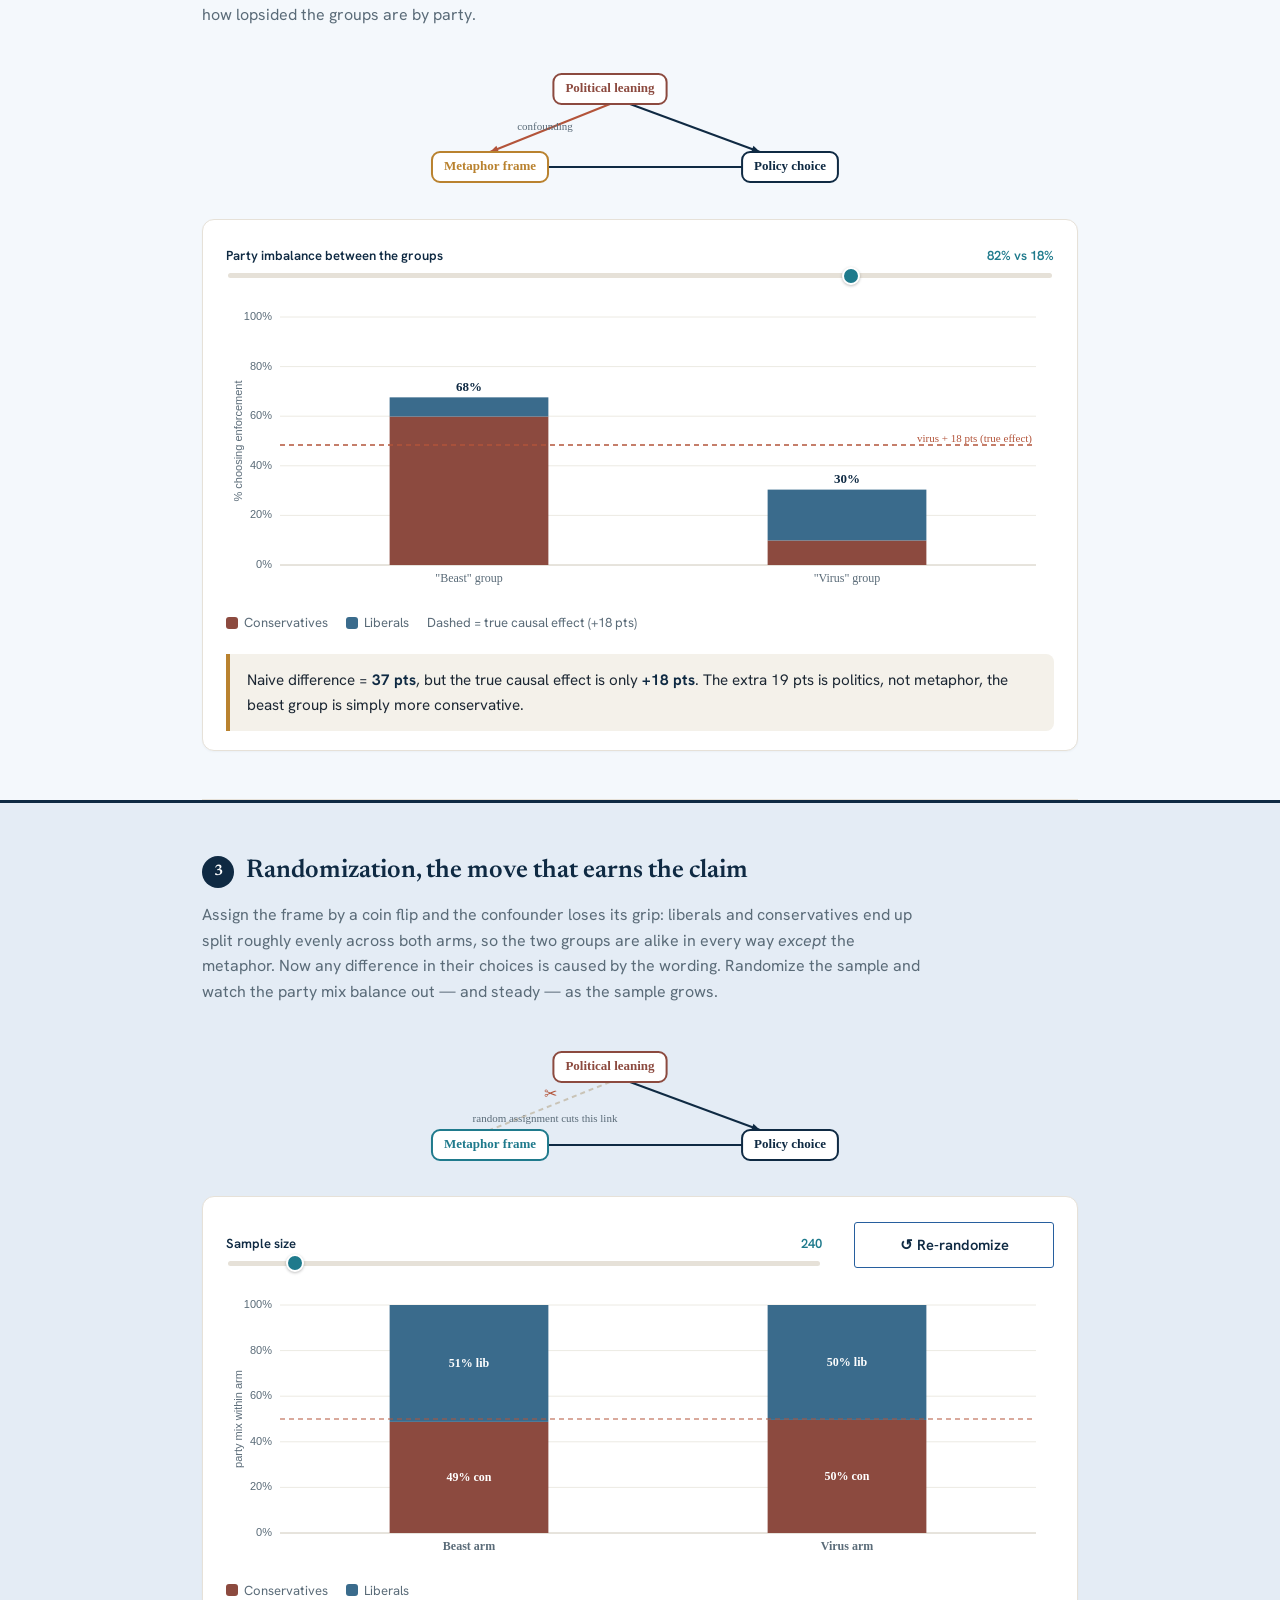
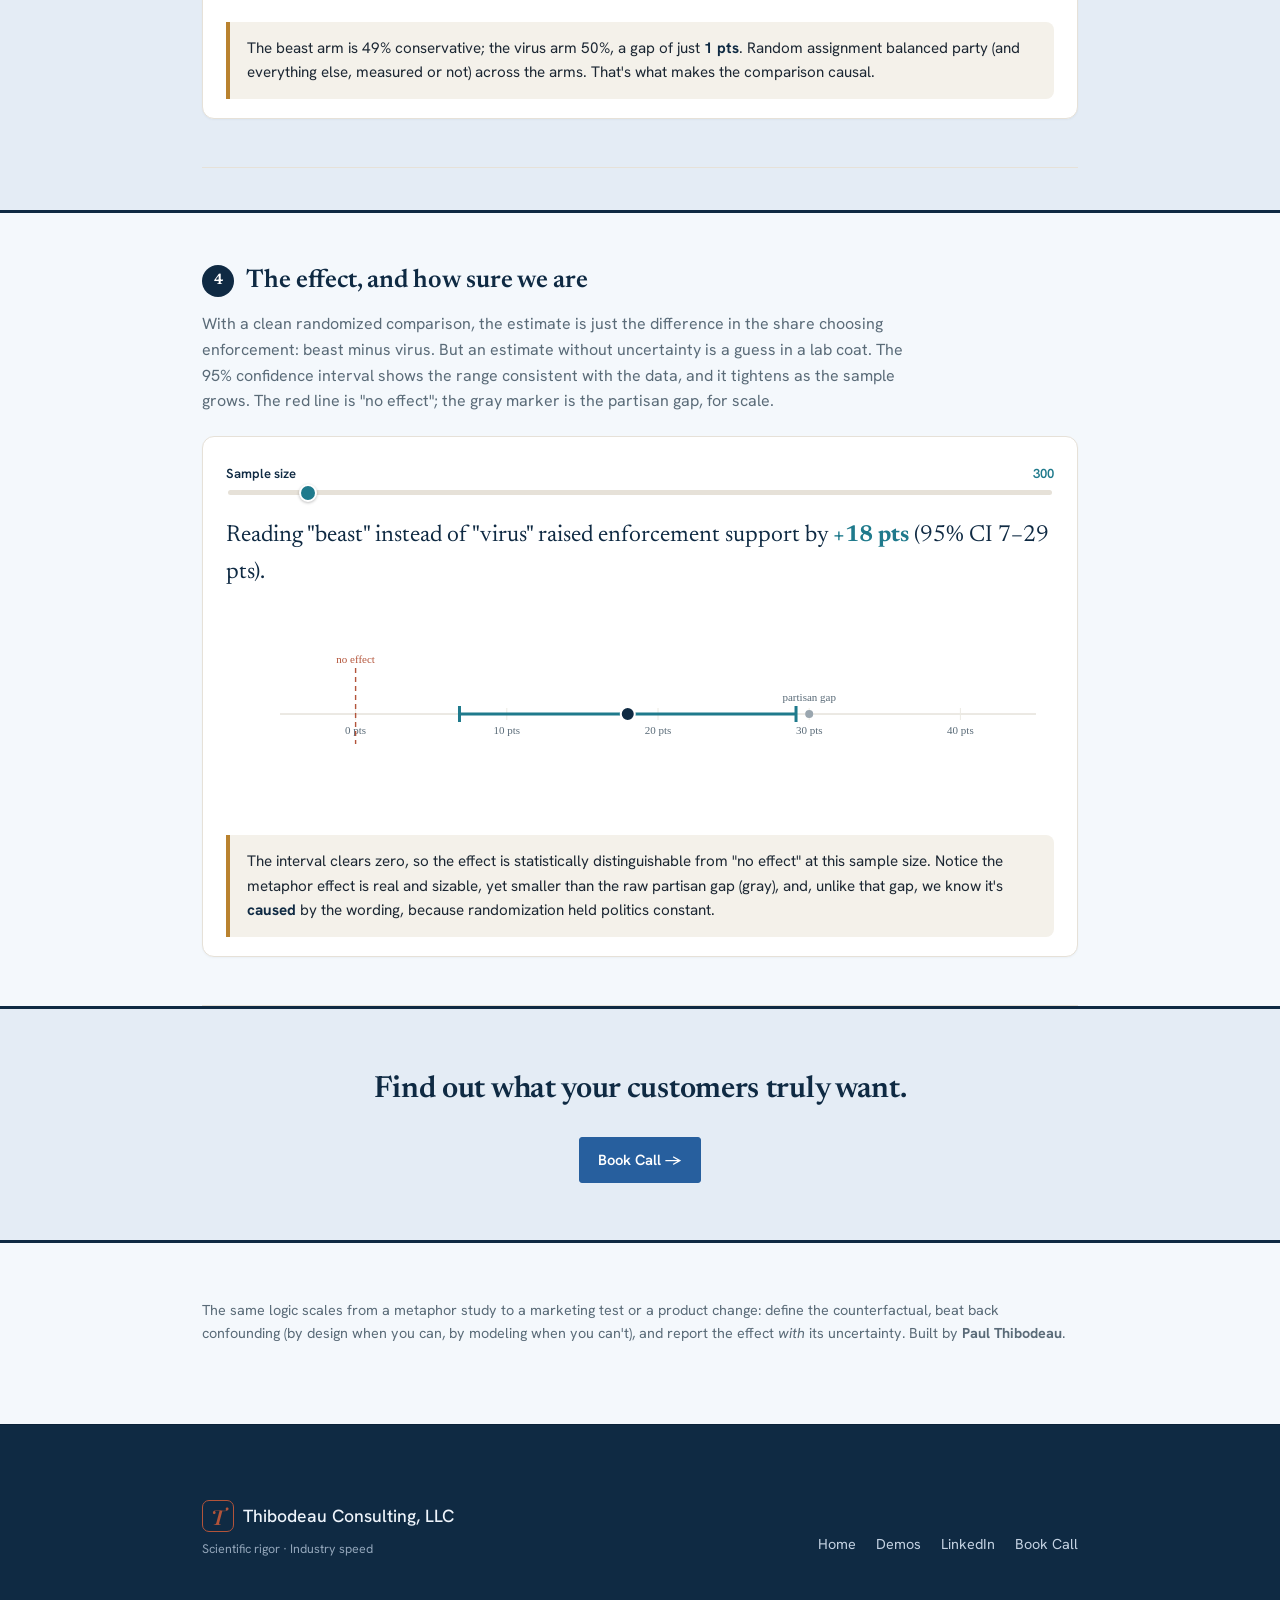
<file: demos/behavioral_survey_demo.html>
<!doctype html>
<html lang="en">
<head>
<meta charset="utf-8">
<meta name="viewport" content="width=device-width, initial-scale=1">
<title>What do customers truly want, and how would we know? · Thibodeau Consulting</title>
<meta name="description" content="Interactive demo: how confounding fools surveys, and how randomized framing experiments isolate what customers actually respond to.">
<meta property="og:type" content="website">
<meta property="og:title" content="What do customers truly want, and how would we know? · Thibodeau Consulting">
<meta property="og:description" content="Interactive demo: how confounding fools surveys, and how randomized framing experiments isolate what customers actually respond to.">
<meta property="og:url" content="https://www.phthibodeau.com/demos/behavioral_survey_demo.html">
<link rel="canonical" href="https://www.phthibodeau.com/demos/behavioral_survey_demo.html">
<meta property="og:image" content="https://www.phthibodeau.com/assets/headshot-casual.jpg">
<meta name="twitter:card" content="summary_large_image">
<meta name="twitter:title" content="What do customers truly want, and how would we know? · Thibodeau Consulting">
<meta name="twitter:description" content="Interactive demo: how confounding fools surveys, and how randomized framing experiments isolate what customers actually respond to.">
<meta name="twitter:image" content="https://www.phthibodeau.com/assets/headshot-casual.jpg">
<link rel="preconnect" href="https://fonts.googleapis.com">
<link rel="preconnect" href="https://fonts.gstatic.com" crossorigin>
<link href="https://fonts.googleapis.com/css2?family=Hanken+Grotesk:wght@400;500;600;700&family=Inter:wght@400;500;600;700&family=Newsreader:opsz,wght@6..72,400;6..72,500;6..72,600&display=swap" rel="stylesheet">
<style>
:root{
  --navy:#0F2A43; --teal:#1F7A8C; --accent:#B9822F; --bg:#FBFAF7;
  --ink:#1c2733; --muted:#5a6b78; --line:#e6e1d8; --card:#ffffff;
  --beast:#B9822F; --virus:#1F7A8C; --con:#8c4a3f; --lib:#3a6b8c; --bad:#b3543a;
}
*{box-sizing:border-box}
html{scroll-behavior:smooth}
body{margin:0;background:var(--bg);color:var(--ink);
  font-family:"Inter",-apple-system,BlinkMacSystemFont,"Segoe UI",sans-serif;line-height:1.6;font-size:16px;-webkit-font-smoothing:antialiased}
.wrap{max-width:920px;margin:0 auto;padding:0 1.4rem}
header.hero{padding:4rem 0 2.4rem;border-bottom:1px solid var(--line)}
.eyebrow{font-size:.78rem;letter-spacing:.14em;text-transform:uppercase;color:var(--teal);font-weight:600;margin:0 0 1rem}
h1{font-family:"Newsreader",Georgia,serif;font-weight:600;font-size:2.5rem;line-height:1.14;color:var(--navy);margin:0 0 1rem;letter-spacing:.005em}
.lede{font-size:1.12rem;color:var(--muted);max-width:43rem;margin:0}
.wordmark{font-family:"Newsreader",serif;font-weight:600;color:var(--navy);font-size:1.05rem;margin:0 0 2rem}
.cite{font-size:.86rem;color:var(--muted);margin:1.1rem 0 0;font-style:italic}
.step{padding:3rem 0;border-bottom:1px solid var(--line)}
.step-num{display:inline-flex;align-items:center;justify-content:center;width:2rem;height:2rem;border-radius:999px;background:var(--navy);color:#fff;font-weight:600;font-size:.95rem;font-family:"Newsreader",serif;margin-right:.7rem;flex:none}
.step h2{font-family:"Newsreader",serif;font-weight:600;font-size:1.6rem;color:var(--navy);margin:0;display:flex;align-items:center}
.step .sub{color:var(--muted);margin:.6rem 0 1.4rem;max-width:45rem}
.card{background:var(--card);border:1px solid var(--line);border-radius:12px;padding:1.4rem 1.4rem 1.2rem;box-shadow:0 1px 2px rgba(15,42,67,.04)}
.controls{display:flex;flex-wrap:wrap;gap:1.4rem 2rem;margin:.2rem 0 1.2rem;align-items:flex-end}
.control{display:flex;flex-direction:column;gap:.3rem;min-width:200px;flex:1}
.control label{font-size:.82rem;font-weight:600;color:var(--navy);display:flex;justify-content:space-between;gap:1rem}
.control label .val{color:var(--teal);font-variant-numeric:tabular-nums}
input[type=range]{-webkit-appearance:none;appearance:none;height:5px;border-radius:5px;background:var(--line);outline:none}
input[type=range]::-webkit-slider-thumb{-webkit-appearance:none;width:18px;height:18px;border-radius:50%;background:var(--teal);cursor:pointer;border:2px solid #fff;box-shadow:0 1px 3px rgba(0,0,0,.25)}
input[type=range]::-moz-range-thumb{width:18px;height:18px;border-radius:50%;background:var(--teal);cursor:pointer;border:2px solid #fff}
.btn.ghost{background:#fff;color:var(--navy)}
.canvas-wrap{position:relative;width:100%}
canvas{width:100%;display:block}
.legend{display:flex;flex-wrap:wrap;gap:1.1rem;margin-top:.8rem;font-size:.82rem;color:var(--muted)}
.legend span{display:inline-flex;align-items:center;gap:.4rem}
.swatch{width:12px;height:12px;border-radius:3px;flex:none}
.takeaway{margin-top:1.3rem;padding:.9rem 1.1rem;background:#f4f1ea;border-left:4px solid var(--accent);border-radius:0 8px 8px 0;font-size:.95rem}
.takeaway strong{color:var(--navy)}
.headline-stat{font-family:"Newsreader",serif;font-size:1.45rem;color:var(--navy);margin:.2rem 0}
.headline-stat b{color:var(--teal)}
.dag{display:flex;justify-content:center;margin:.2rem 0 1.2rem}
/* potential-outcomes table */
table.po{border-collapse:collapse;width:100%;font-size:.92rem;margin-top:.4rem}
table.po th,table.po td{border:1px solid var(--line);padding:.55rem .6rem;text-align:center}
table.po th{background:var(--navy);color:#fff;font-weight:600}
table.po td.obs{font-weight:600}
table.po td.enf{background:#f3e7d6;color:#8a5a16}
table.po td.ref{background:#e3eef0;color:#1a5563}
table.po td.hidden{color:#b9b3a6;background:#faf8f3;font-style:italic}
.tag{display:inline-block;font-size:.7rem;font-weight:600;letter-spacing:.06em;text-transform:uppercase;padding:.12rem .45rem;border-radius:5px}
.tag.beast{background:#f3e7d6;color:#8a5a16}
.tag.virus{background:#e3eef0;color:#1a5563}
footer{padding:2.6rem 0 4rem;color:var(--muted);font-size:.9rem}
footer a{color:var(--teal)}
@media(max-width:640px){h1{font-size:1.85rem}.step h2{font-size:1.3rem}.control{min-width:100%}table.po{font-size:.8rem}}
</style>
<link rel="stylesheet" href="site.css">
<link rel="icon" type="image/svg+xml" href="../favicon.svg">
</head>
<body>
<header class="tc-header"><div class="tc-nav">
  <button class="tc-navtoggle" aria-label="Menu" aria-expanded="false" aria-controls="tcmenu"><svg viewBox="0 0 24 24" width="22" height="22" aria-hidden="true"><path d="M3 6h18M3 12h18M3 18h18" fill="none" stroke="currentColor" stroke-width="2" stroke-linecap="round"/></svg></button>
  <a href="../index.html" class="tc-wordmark"><span class="tmark">T</span><span class="wname">Thibodeau Consulting</span></a>
  <nav class="tc-navlinks" id="tcmenu">
    <a href="../index.html" class="hideable">Home</a>
    <a href="../about.html" class="hideable">About</a>
    <a href="../index.html#work" class="hideable">Services</a>
    <a href="../research.html" class="hideable">Research</a>
    <a href="../press.html" class="hideable">Press</a>
  </nav>
  <a href="https://calendar.app.google/qZos6tPyJv9uBDfz5" target="_blank" rel="noopener" class="tc-btn">Book Call <span class="arr">&rarr;</span></a>
</div></header>
<main>
<section class="band"><div class="wrap">
  <header class="hero">
    <div class="hero-grid">
      <div class="hero-copy">
        <p class="eyebrow">Behavioral &amp; Survey Research</p>
        <h1>What do customers truly want, and how would we know?</h1>
        <p class="lede">Years ago I ran an experiment: people read about crime in a city described either as a <span class="tag beast">beast</span> preying on it or a <span class="tag virus">virus</span> infecting it, then chose how to respond. The wording shifted their policy choices. But "shifted" is a causal claim, and causal claims are hard. This walks through how you actually earn one.</p>
        <p class="cite">Inspired by Thibodeau &amp; Boroditsky (2011), "Metaphors We Think With," <em>PLoS ONE</em>. Numbers here are illustrative, the method is the point.</p>
      </div>
      <div class="hero-cartoon" aria-hidden="true">
        <svg viewBox="0 0 320 200" xmlns="http://www.w3.org/2000/svg">
          <circle cx="160" cy="44" r="22" fill="#9aa6af"/>
          <text x="160" y="50" text-anchor="middle" font-size="16" fill="#fff" font-family="Inter,sans-serif" font-weight="700">Z</text>
          <line x1="143" y1="58" x2="80" y2="118" stroke="#9aa6af" stroke-width="2" stroke-dasharray="5 4"/>
          <line x1="177" y1="58" x2="240" y2="118" stroke="#9aa6af" stroke-width="2" stroke-dasharray="5 4"/>
          <circle cx="64" cy="140" r="28" fill="#1F7A8C"/>
          <text x="64" y="147" text-anchor="middle" font-size="17" fill="#fff" font-family="Inter,sans-serif" font-weight="700">X</text>
          <circle cx="256" cy="140" r="28" fill="#0F2A43"/>
          <text x="256" y="147" text-anchor="middle" font-size="17" fill="#fff" font-family="Inter,sans-serif" font-weight="700">Y</text>
          <line x1="94" y1="140" x2="222" y2="140" stroke="#b3543a" stroke-width="3"/>
          <polyline points="214,133 224,140 214,147" fill="none" stroke="#b3543a" stroke-width="3" stroke-linecap="round" stroke-linejoin="round"/>
        </svg>
      </div>
    </div>
  </header>
</div></section>

<section class="band band-alt"><div class="wrap">
  <section class="step" id="potential">
    <h2><span class="step-num">1</span>The fundamental problem, you only see one outcome</h2>
    <p class="sub">Every person has two <em>potential outcomes</em>: what they'd choose under "beast" and what they'd choose under "virus." Causation is the difference between them. The trouble: each person reads only one version, so one of those two is forever unobserved. Reveal the hidden column to see the counterfactual we never get in real life.</p>
    <div class="card">
      <div class="controls">
        <div class="control" style="max-width:none;flex:none">
          <button class="btn" id="reveal">Reveal the hidden counterfactual</button>
        </div>
      </div>
      <div id="poTable" style="overflow-x:auto;-webkit-overflow-scrolling:touch"></div>
      <div class="takeaway" id="poTake">Each person was randomly shown one frame. The <strong>colored</strong> cell is what we observed; the other is what they <em>would</em> have done under the other frame, invisible in reality. Causal inference is the science of estimating that missing column for a whole population.</div>
    </div>
  </section>
</div></section>

<section class="band"><div class="wrap">
  <section class="step" id="confound">
    <h2><span class="step-num">2</span>Why you can't just compare the groups you find</h2>
    <p class="sub">Suppose you skipped the experiment and compared people who <em>naturally</em> talk about crime as a beast vs. a virus. Political leaning drives both which metaphor someone favors <strong>and</strong> how punitive they are, so the difference you measure is part metaphor, part politics. That's confounding. Slide how lopsided the groups are by party.</p>
    <div class="dag"><canvas id="cDag2" width="540" height="150" style="max-width:540px;width:100%" aria-hidden="true"></canvas></div>
    <div class="card">
      <div class="controls">
        <div class="control">
          <label for="skew">Party imbalance between the groups <span class="val" id="skewV"></span></label>
          <input type="range" id="skew" min="0.5" max="0.92" step="0.01" value="0.82">
        </div>
      </div>
      <div class="canvas-wrap"><canvas id="cConf" height="300" role="img" aria-label="Bar chart of the share choosing enforcement in self-selected beast and virus groups, stacked by party, with a dashed line marking the true plus 18 point causal effect"></canvas></div>
      <div class="legend">
        <span><span class="swatch" style="background:var(--con)"></span>Conservatives</span>
        <span><span class="swatch" style="background:var(--lib)"></span>Liberals</span>
        <span>Dashed = true causal effect (+18 pts)</span>
      </div>
      <div class="takeaway" id="confTake"></div>
    </div>
  </section>
</div></section>

<section class="band band-alt"><div class="wrap">
  <section class="step" id="randomize">
    <h2><span class="step-num">3</span>Randomization, the move that earns the claim</h2>
    <p class="sub">Assign the frame by a coin flip and the confounder loses its grip: liberals and conservatives end up split roughly evenly across both arms, so the two groups are alike in every way <em>except</em> the metaphor. Now any difference in their choices is caused by the wording. Randomize the sample and watch the party mix balance out — and steady — as the sample grows.</p>
    <div class="dag"><canvas id="cDag3" width="540" height="150" style="max-width:540px;width:100%" aria-hidden="true"></canvas></div>
    <div class="card">
      <div class="controls">
        <div class="control">
          <label for="nRand">Sample size <span class="val" id="nRandV"></span></label>
          <input type="range" id="nRand" min="40" max="2000" step="20" value="240">
        </div>
        <div class="control" style="max-width:none;flex:none">
          <button class="btn ghost" id="reshuffle">↺ Re-randomize</button>
        </div>
      </div>
      <div class="canvas-wrap"><canvas id="cRand" height="280" role="img" aria-label="Stacked bar chart of the conservative and liberal mix within the randomized beast and virus arms, with a dashed 50 percent reference line showing the arms balance"></canvas></div>
      <div class="legend">
        <span><span class="swatch" style="background:var(--con)"></span>Conservatives</span>
        <span><span class="swatch" style="background:var(--lib)"></span>Liberals</span>
      </div>
      <div class="takeaway" id="randTake"></div>
    </div>
  </section>
</div></section>

<section class="band"><div class="wrap">
  <section class="step" id="effect">
    <h2><span class="step-num">4</span>The effect, and how sure we are</h2>
    <p class="sub">With a clean randomized comparison, the estimate is just the difference in the share choosing enforcement: beast minus virus. But an estimate without uncertainty is a guess in a lab coat. The 95% confidence interval shows the range consistent with the data, and it tightens as the sample grows. The red line is "no effect"; the gray marker is the partisan gap, for scale.</p>
    <div class="card">
      <div class="controls">
        <div class="control">
          <label for="nEff">Sample size <span class="val" id="nEffV"></span></label>
          <input type="range" id="nEff" min="40" max="3000" step="20" value="300">
        </div>
      </div>
      <p class="headline-stat" id="effHeadline"></p>
      <div class="canvas-wrap"><canvas id="cEffect" height="220" role="img" aria-label="Estimated framing effect with its 95 percent confidence interval on a number line, compared to a no-effect line at zero and a marker for the partisan gap"></canvas></div>
      <div class="takeaway" id="effTake"></div>
    </div>
  </section>
</div></section>

<section class="band-alt cta-band"><div class="wrap">
  <h2>Find out what your customers truly want.</h2>
  <a class="btn" href="https://calendar.app.google/qZos6tPyJv9uBDfz5" target="_blank" rel="noopener">Book Call →</a>
</div></section>

  </main>
<div class="wrap"><footer>
    <p>The same logic scales from a metaphor study to a marketing test or a product change: define the counterfactual, beat back confounding (by design when you can, by modeling when you can't), and report the effect <em>with</em> its uncertainty. Built by <strong>Paul Thibodeau</strong>.</p>
  </footer></div>

<script>
function mulberry32(a){return function(){a|=0;a=a+0x6D2B79F5|0;let t=Math.imul(a^a>>>15,1|a);t=t+Math.imul(t^t>>>7,61|t)^t;return((t^t>>>14)>>>0)/4294967296}}

/* ---- ground truth ---- */
// P(choose enforcement) by party and frame
const BASE={con:0.55, lib:0.25};        // under "virus"
const FRAME=0.18;                        // "beast" adds +18 pts (the true causal effect)
const PARTYGAP=BASE.con-BASE.lib;        // 0.30
function pEnf(party,frame){return BASE[party]+(frame==="beast"?FRAME:0);}

/* ---- canvas helpers ---- */
function setup(cv,cssH){const dpr=window.devicePixelRatio||1;const w=cv.clientWidth||cv.parentElement.clientWidth;
  cv.width=w*dpr;cv.height=cssH*dpr;cv.style.height=cssH+"px";const ctx=cv.getContext("2d");ctx.setTransform(dpr,0,0,dpr,0,0);return {ctx,w,h:cssH};}
const M={l:54,r:18,t:18,b:34};
function axes(ctx,w,h,xmin,xmax,ymin,ymax,opt={}){
  const px=x=>M.l+(x-xmin)/(xmax-xmin)*(w-M.l-M.r);
  const py=y=>h-M.b-(y-ymin)/(ymax-ymin)*(h-M.t-M.b);
  ctx.strokeStyle="#eceae3";ctx.lineWidth=1;ctx.fillStyle="#5a6b78";ctx.font="11px Inter, sans-serif";ctx.textBaseline="middle";
  const yt=opt.yticks||5;
  for(let i=0;i<=yt;i++){const yv=ymin+(ymax-ymin)*i/yt;const Y=py(yv);
    ctx.beginPath();ctx.moveTo(M.l,Y);ctx.lineTo(w-M.r,Y);ctx.stroke();
    ctx.textAlign="right";ctx.fillText(opt.yfmt?opt.yfmt(yv):Math.round(yv),M.l-8,Y);}
  ctx.strokeStyle="#d8d3c8";ctx.beginPath();ctx.moveTo(M.l,py(ymin));ctx.lineTo(w-M.r,py(ymin));ctx.stroke();
  if(opt.ytitle){ctx.save();ctx.translate(13,(M.t+h-M.b)/2);ctx.rotate(-Math.PI/2);ctx.fillStyle="#5a6b78";ctx.textAlign="center";ctx.fillText(opt.ytitle,0,0);ctx.restore();}
  return {px,py};
}
const pct=v=>Math.round(v*100)+"%";

/* ---- shared DAG drawing ---- */
function dag(cv,cut){
  const dpr=window.devicePixelRatio||1;const w=cv.clientWidth||540;cv.width=w*dpr;cv.height=150*dpr;cv.style.height="150px";
  const ctx=cv.getContext("2d");ctx.setTransform(dpr,0,0,dpr,0,0);ctx.clearRect(0,0,w,150);
  const node=(x,y,txt,col)=>{ctx.font="600 13px Inter";const tw=ctx.measureText(txt).width;const bw=tw+24,bh=30;
    ctx.fillStyle="#fff";ctx.strokeStyle=col;ctx.lineWidth=2;ctx.beginPath();ctx.roundRect(x-bw/2,y-bh/2,bw,bh,8);ctx.fill();ctx.stroke();
    ctx.fillStyle=col;ctx.textAlign="center";ctx.textBaseline="middle";ctx.fillText(txt,x,y);};
  const arrow=(x1,y1,x2,y2,col,dash)=>{ctx.strokeStyle=col;ctx.lineWidth=2;ctx.setLineDash(dash||[]);
    ctx.beginPath();ctx.moveTo(x1,y1);ctx.lineTo(x2,y2);ctx.stroke();ctx.setLineDash([]);
    const a=Math.atan2(y2-y1,x2-x1);ctx.fillStyle=col;ctx.beginPath();ctx.moveTo(x2,y2);
    ctx.lineTo(x2-9*Math.cos(a-0.4),y2-9*Math.sin(a-0.4));ctx.lineTo(x2-9*Math.cos(a+0.4),y2-9*Math.sin(a+0.4));ctx.closePath();ctx.fill();};
  const cx=w/2;
  // Party (top center), Frame (bottom left), Policy (bottom right)
  arrow(cx-150,118,cx+120,118,"#0F2A43");                       // frame -> policy (the causal path)
  arrow(cx-10,55,cx+120,103,"#0F2A43");                         // party -> policy
  if(cut){ // randomization removes party->frame
    ctx.strokeStyle="#c9c3b6";ctx.setLineDash([5,4]);ctx.lineWidth=2;
    ctx.beginPath();ctx.moveTo(cx-30,55);ctx.lineTo(cx-150,103);ctx.stroke();ctx.setLineDash([]);
    // scissors mark
    ctx.fillStyle="#b3543a";ctx.font="16px Inter";ctx.textAlign="center";ctx.fillText("✂",(cx-90),72);
  }else{
    arrow(cx-30,55,cx-150,103,"#b3543a");                       // party -> frame (confounding)
  }
  node(cx-30,40,"Political leaning","#8c4a3f");
  node(cx-150,118,"Metaphor frame", cut?"#1F7A8C":"#B9822F");
  node(cx+150,118,"Policy choice","#0F2A43");
  ctx.fillStyle="#5a6b78";ctx.font="11px Inter";ctx.textAlign="center";ctx.textBaseline="middle";
  ctx.fillText(cut?"random assignment cuts this link":"confounding",cx-95,(cut?92:78));
}

/* ---- STEP 1: potential outcomes table ---- */
const r1=mulberry32(5);
const people=[];
const names=["Dana","Marcus","Priya","Tom","Lena","Carlos"];
for(let i=0;i<names.length;i++){
  const party=r1()<0.5?"con":"lib";
  const frame=r1()<0.5?"beast":"virus";
  const yBeast=r1()<pEnf(party,"beast")?"Enforce":"Reform";
  const yVirus=r1()<pEnf(party,"virus")?"Enforce":"Reform";
  people.push({name:names[i],party,frame,yBeast,yVirus});
}
let revealed=false;
function cellHTML(person,which){
  const val=which==="beast"?person.yBeast:person.yVirus;
  const observed=person.frame===which;
  const cls=val==="Enforce"?"enf":"ref";
  if(observed) return `<td class="obs ${cls}">${val}</td>`;
  if(revealed) return `<td class="hidden">${val}</td>`;
  return `<td class="hidden">?</td>`;
}
function drawTable(){
  let h=`<table class="po"><thead><tr><th>Person</th><th>Leaning</th><th>Shown</th>
    <th>Choice under <span class="tag beast">beast</span></th>
    <th>Choice under <span class="tag virus">virus</span></th></tr></thead><tbody>`;
  for(const p of people){
    h+=`<tr><td>${p.name}</td><td>${p.party==="con"?"Conservative":"Liberal"}</td>
      <td><span class="tag ${p.frame}">${p.frame}</span></td>${cellHTML(p,"beast")}${cellHTML(p,"virus")}</tr>`;
  }
  h+="</tbody></table>";
  document.getElementById("poTable").innerHTML=h;
}

/* ---- STEP 2: confounded comparison ---- */
let skew=0.82;
function drawConf(){
  dag(document.getElementById("cDag2"),false);
  const cv=document.getElementById("cConf");const {ctx,w,h}=setup(cv,300);
  // beast group: skew share conservative; virus group: skew share liberal
  const beastCon=skew, beastLib=1-skew, virusLib=skew, virusCon=1-skew;
  const beastMean=beastCon*pEnf("con","beast")+beastLib*pEnf("lib","beast");
  const virusMean=virusCon*pEnf("con","virus")+virusLib*pEnf("lib","virus");
  const naive=beastMean-virusMean;
  const {px,py}=axes(ctx,w,h,0,1,0,1,{yticks:5,yfmt:pct,ytitle:"% choosing enforcement"});
  const groups=[{lab:"\"Beast\" group",mean:beastMean,con:beastCon,frame:"beast"},
                {lab:"\"Virus\" group",mean:virusMean,con:virusCon,frame:"virus"}];
  const gw=(w-M.l-M.r)/2;
  groups.forEach((g,i)=>{const cx=M.l+gw*(i+0.5);const bw=gw*0.42;
    // stacked: conservative part then liberal part of the enforcement bar (illustrative split)
    const conPart=g.con*pEnf("con",g.frame), libPart=(1-g.con)*pEnf("lib",g.frame);
    ctx.fillStyle="#8c4a3f";ctx.fillRect(cx-bw/2,py(conPart),bw,py(0)-py(conPart));
    ctx.fillStyle="#3a6b8c";ctx.fillRect(cx-bw/2,py(conPart+libPart),bw,py(conPart)-py(conPart+libPart));
    ctx.fillStyle="#0F2A43";ctx.font="600 13px Inter";ctx.textAlign="center";ctx.fillText(pct(g.mean),cx,py(g.mean)-10);
    ctx.fillStyle="#5a6b78";ctx.font="12px Inter";ctx.fillText(g.lab,cx,h-M.b+14);
  });
  // true effect reference: dashed line 18pp above the virus mean
  const trueLvl=virusMean+0.18;
  ctx.strokeStyle="#b3543a";ctx.setLineDash([5,4]);ctx.lineWidth=1.4;
  ctx.beginPath();ctx.moveTo(M.l,py(trueLvl));ctx.lineTo(w-M.r,py(trueLvl));ctx.stroke();ctx.setLineDash([]);
  ctx.fillStyle="#b3543a";ctx.font="11px Inter";ctx.textAlign="right";ctx.fillText("virus + 18 pts (true effect)",w-M.r-4,py(trueLvl)-6);
  document.getElementById("skewV").textContent=Math.round(skew*100)+"% vs "+Math.round((1-skew)*100)+"%";
  document.getElementById("confTake").innerHTML=
    `Naive difference = <strong>${Math.round(naive*100)} pts</strong>, but the true causal effect is only <strong>+18 pts</strong>. `+
    (naive>0.22?`The extra ${Math.round((naive-0.18)*100)} pts is politics, not metaphor, the beast group is simply more conservative.`
              :`With the groups balanced by party, the naive number lands near the truth, but you got there by luck, not design.`);
}

/* ---- STEP 3: randomization balance ---- */
let nRand=240, randSeed=3;
function drawRand(){
  dag(document.getElementById("cDag3"),true);
  const cv=document.getElementById("cRand");const {ctx,w,h}=setup(cv,280);
  const rg=mulberry32(randSeed);
  let bC=0,bL=0,vC=0,vL=0;
  for(let i=0;i<nRand;i++){
    const con=rg()<0.5;                       // party (50/50 population)
    const beast=rg()<0.5;                     // RANDOM frame, independent of party
    if(beast){con?bC++:bL++;}else{con?vC++:vL++;}
  }
  const nB=bC+bL,nV=vC+vL;
  const conB=nB?bC/nB:0, conV=nV?vC/nV:0;
  const {px,py}=axes(ctx,w,h,0,1,0,1,{yticks:5,yfmt:pct,ytitle:"party mix within arm"});
  const arms=[{lab:"Beast arm",con:conB},{lab:"Virus arm",con:conV}];
  const gw=(w-M.l-M.r)/2;
  arms.forEach((a,i)=>{const cx=M.l+gw*(i+0.5);const bw=gw*0.42;
    ctx.fillStyle="#8c4a3f";ctx.fillRect(cx-bw/2,py(a.con),bw,py(0)-py(a.con));
    ctx.fillStyle="#3a6b8c";ctx.fillRect(cx-bw/2,py(1),bw,py(a.con)-py(1));
    ctx.fillStyle="#fff";ctx.font="600 12px Inter";ctx.textAlign="center";
    ctx.fillText(pct(a.con)+" con",cx,py(a.con/2));ctx.fillText(pct(1-a.con)+" lib",cx,py((a.con+1)/2));
    ctx.fillStyle="#5a6b78";ctx.fillText(a.lab,cx,h-M.b+14);
  });
  // 50% reference
  ctx.strokeStyle="#b3543a";ctx.setLineDash([5,4]);ctx.lineWidth=1.2;ctx.beginPath();ctx.moveTo(M.l,py(0.5));ctx.lineTo(w-M.r,py(0.5));ctx.stroke();ctx.setLineDash([]);
  document.getElementById("nRandV").textContent=nRand;
  const gap=Math.abs(conB-conV)*100;
  document.getElementById("randTake").innerHTML=
    `The beast arm is ${pct(conB)} conservative; the virus arm ${pct(conV)}, a gap of just <strong>${gap.toFixed(0)} pts</strong>. `+
    (nRand<120?`At this size the coin flip is still a bit lumpy, small samples balance imperfectly.`
              :`Random assignment balanced party (and everything else, measured or not) across the arms. That's what makes the comparison causal.`);
}

/* ---- STEP 4: effect + CI ---- */
let nEff=300;
function drawEffect(){
  const cv=document.getElementById("cEffect");const {ctx,w,h}=setup(cv,220);
  const p1=( pEnf("con","beast")+pEnf("lib","beast") )/2;  // beast arm expected (50/50 party)
  const p0=( pEnf("con","virus")+pEnf("lib","virus") )/2;  // virus arm
  const est=p1-p0;                                          // ~0.18
  const nArm=nEff/2;
  const se=Math.sqrt(p1*(1-p1)/nArm + p0*(1-p0)/nArm);
  const ci=1.96*se;
  // horizontal number line
  const xmin=-0.05,xmax=0.45;
  const L=M.l,R=w-M.r,Y=120;
  const X=v=>L+(v-xmin)/(xmax-xmin)*(R-L);
  ctx.strokeStyle="#d8d3c8";ctx.lineWidth=1;ctx.beginPath();ctx.moveTo(L,Y);ctx.lineTo(R,Y);ctx.stroke();
  ctx.fillStyle="#5a6b78";ctx.font="11px Inter";ctx.textAlign="center";ctx.textBaseline="top";
  for(let v=0;v<=0.4;v+=0.1){const xx=X(v);ctx.strokeStyle="#eceae3";ctx.beginPath();ctx.moveTo(xx,Y-6);ctx.lineTo(xx,Y+6);ctx.stroke();ctx.fillStyle="#5a6b78";ctx.fillText(Math.round(v*100)+" pts",xx,Y+12);}
  // zero (no effect)
  ctx.strokeStyle="#b3543a";ctx.setLineDash([5,4]);ctx.lineWidth=1.4;ctx.beginPath();ctx.moveTo(X(0),Y-46);ctx.lineTo(X(0),Y+30);ctx.stroke();ctx.setLineDash([]);
  ctx.fillStyle="#b3543a";ctx.textBaseline="bottom";ctx.fillText("no effect",X(0),Y-48);
  // party gap reference
  ctx.fillStyle="#9aa6af";ctx.beginPath();ctx.arc(X(PARTYGAP),Y,4,0,7);ctx.fill();
  ctx.fillStyle="#5a6b78";ctx.fillText("partisan gap",X(PARTYGAP),Y-10);
  // CI bar (clamped to the visible axis range)
  const ciLo=Math.max(est-ci,xmin), ciHi=Math.min(est+ci,xmax);
  ctx.strokeStyle="#1F7A8C";ctx.lineWidth=3;ctx.beginPath();ctx.moveTo(X(ciLo),Y);ctx.lineTo(X(ciHi),Y);ctx.stroke();
  ctx.beginPath();ctx.moveTo(X(ciLo),Y-8);ctx.lineTo(X(ciLo),Y+8);ctx.moveTo(X(ciHi),Y-8);ctx.lineTo(X(ciHi),Y+8);ctx.stroke();
  // point estimate
  ctx.fillStyle="#0F2A43";ctx.beginPath();ctx.arc(X(est),Y,7,0,7);ctx.fill();ctx.strokeStyle="#fff";ctx.lineWidth=2;ctx.stroke();
  const sig=(est-ci)>0;
  document.getElementById("nEffV").textContent=nEff;
  document.getElementById("effHeadline").innerHTML=
    `Reading "beast" instead of "virus" raised enforcement support by <b>+${Math.round(est*100)} pts</b> (95% CI ${Math.round((est-ci)*100)}–${Math.round((est+ci)*100)} pts).`;
  document.getElementById("effTake").innerHTML=
    (sig?`The interval clears zero, so the effect is statistically distinguishable from "no effect" at this sample size. `
        :`At n = ${nEff} the interval still touches zero, too few people to be sure. Grow the sample and watch it separate from the red line. `)+
    `Notice the metaphor effect is real and sizable, yet smaller than the raw partisan gap (gray), and, unlike that gap, we know it's <strong>caused</strong> by the wording, because randomization held politics constant.`;
}

/* ---- wiring ---- */
document.getElementById("reveal").addEventListener("click",e=>{revealed=!revealed;e.target.textContent=revealed?"Hide the counterfactual":"Reveal the hidden counterfactual";drawTable();});
document.getElementById("skew").addEventListener("input",e=>{skew=+e.target.value;drawConf();});
document.getElementById("nRand").addEventListener("input",e=>{nRand=+e.target.value;drawRand();});
document.getElementById("reshuffle").addEventListener("click",()=>{randSeed=(randSeed*7+13)%100000;drawRand();});
document.getElementById("nEff").addEventListener("input",e=>{nEff=+e.target.value;drawEffect();});

function drawAll(){drawTable();drawConf();drawRand();drawEffect();}
window.addEventListener("resize",()=>{clearTimeout(window._rt);window._rt=setTimeout(drawAll,120);});
drawAll();
</script>

<footer class="tc-footer"><div class="tc-foot">
  <div><a href="../index.html" class="tc-wordmark"><span class="tmark">T</span><span class="wname">Thibodeau Consulting, LLC</span></a><div class="tc-fine">Scientific rigor · Industry speed</div></div>
  <nav class="tc-links">
    <a href="../index.html">Home</a>
    <a href="../index.html#work">Demos</a>
    <a href="https://www.linkedin.com/in/paulhthibodeau/" target="_blank" rel="noopener">LinkedIn</a>
    <a href="https://calendar.app.google/qZos6tPyJv9uBDfz5" target="_blank" rel="noopener">Book Call</a>
  </nav>
</div></footer>
<script>
(function(){var t=document.querySelector('.tc-navtoggle'),h=document.querySelector('.tc-header');if(!t||!h)return;function c(){t.setAttribute('aria-expanded','false');h.classList.remove('nav-open');}t.addEventListener('click',function(e){e.stopPropagation();var o=t.getAttribute('aria-expanded')==='true';t.setAttribute('aria-expanded',String(!o));h.classList.toggle('nav-open',!o);});h.querySelectorAll('.tc-navlinks a').forEach(function(a){a.addEventListener('click',c);});document.addEventListener('click',function(e){if(!h.contains(e.target))c();});document.addEventListener('keydown',function(e){if(e.key==='Escape')c();});})();
</script>
</body>
</html>
</file>
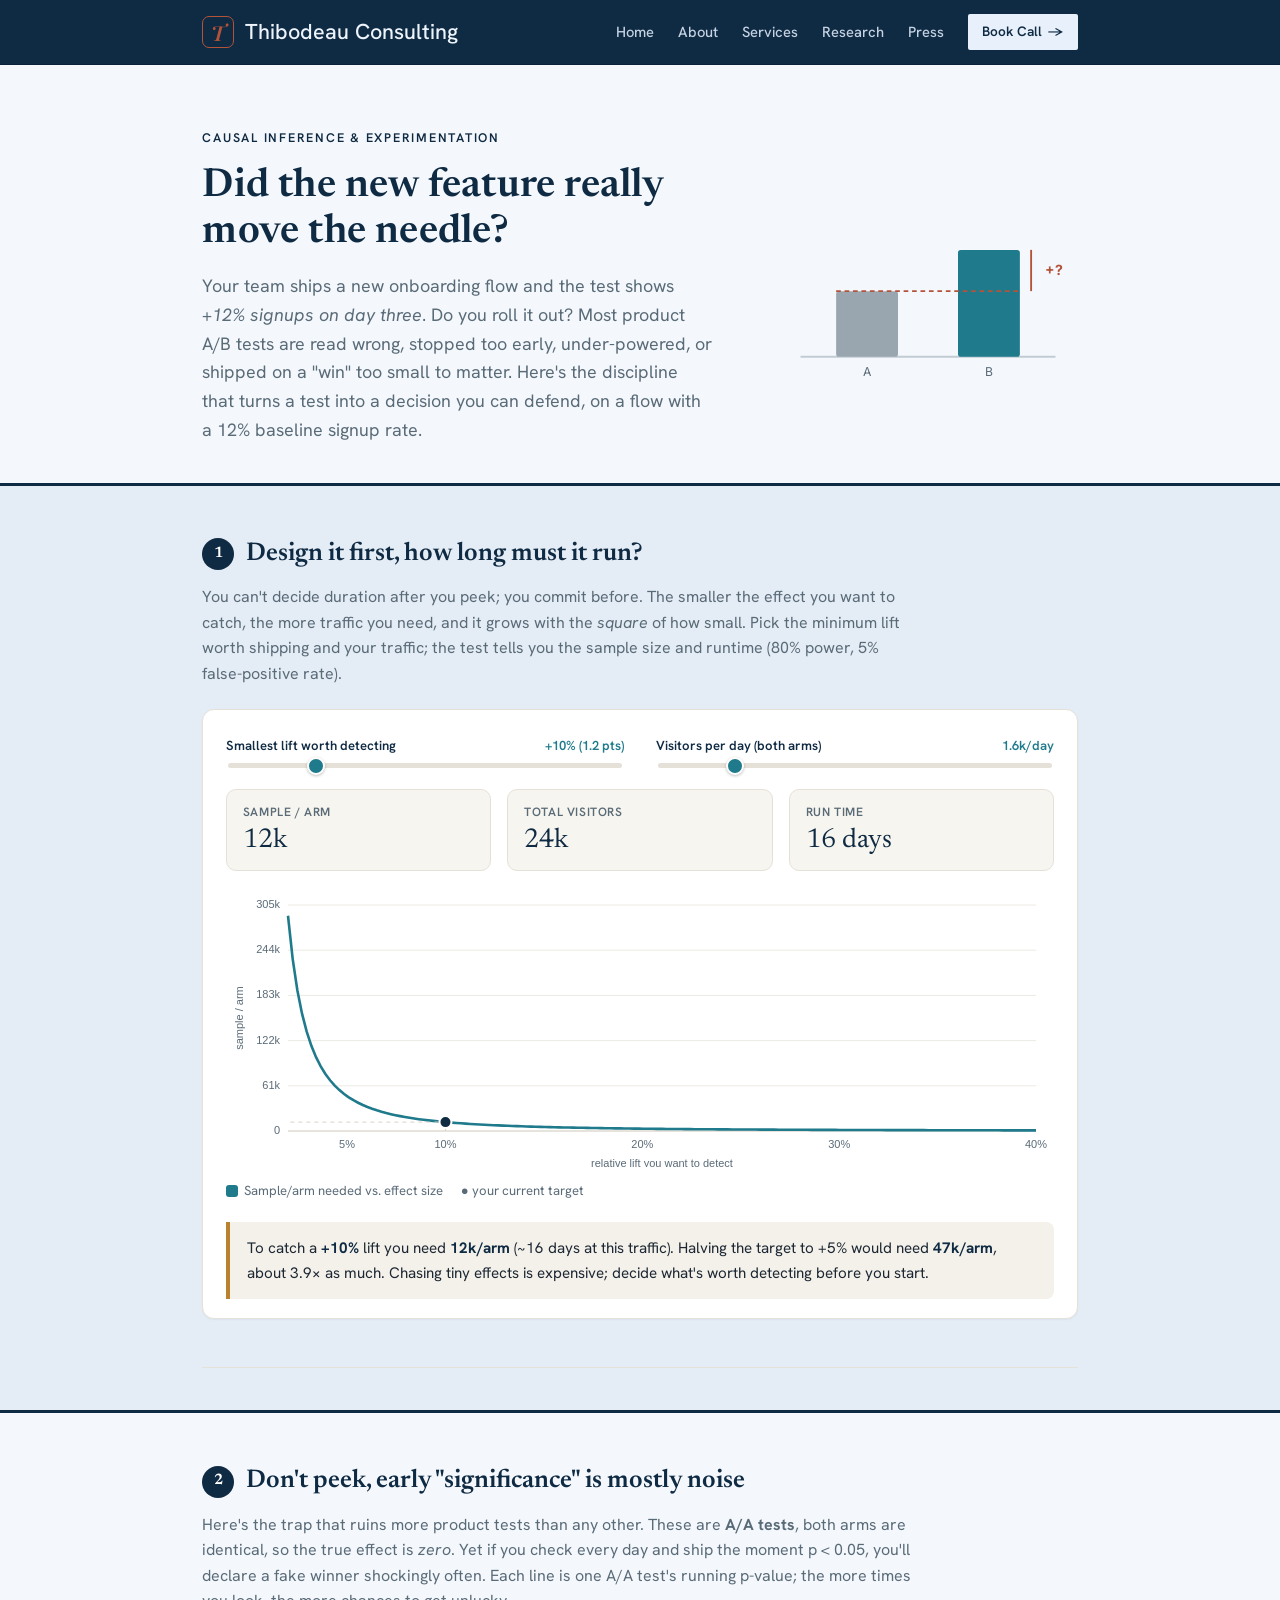
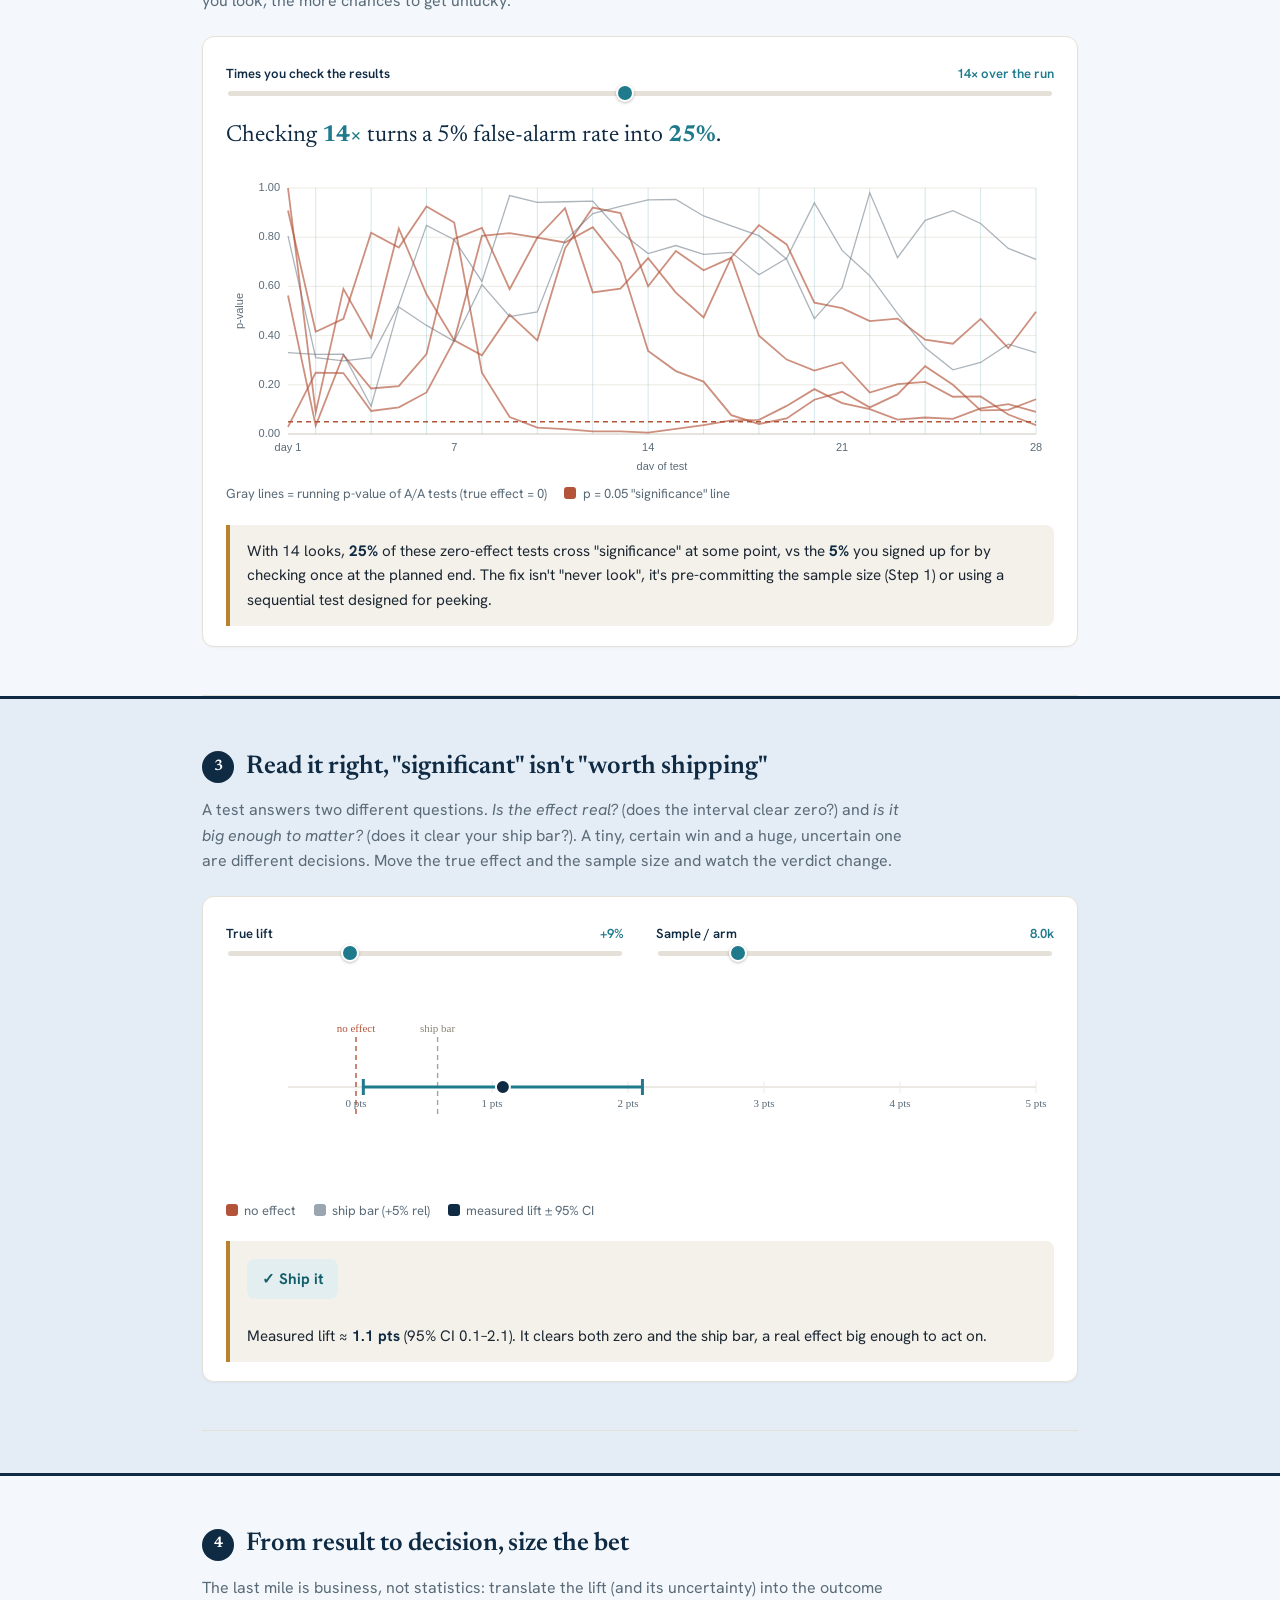
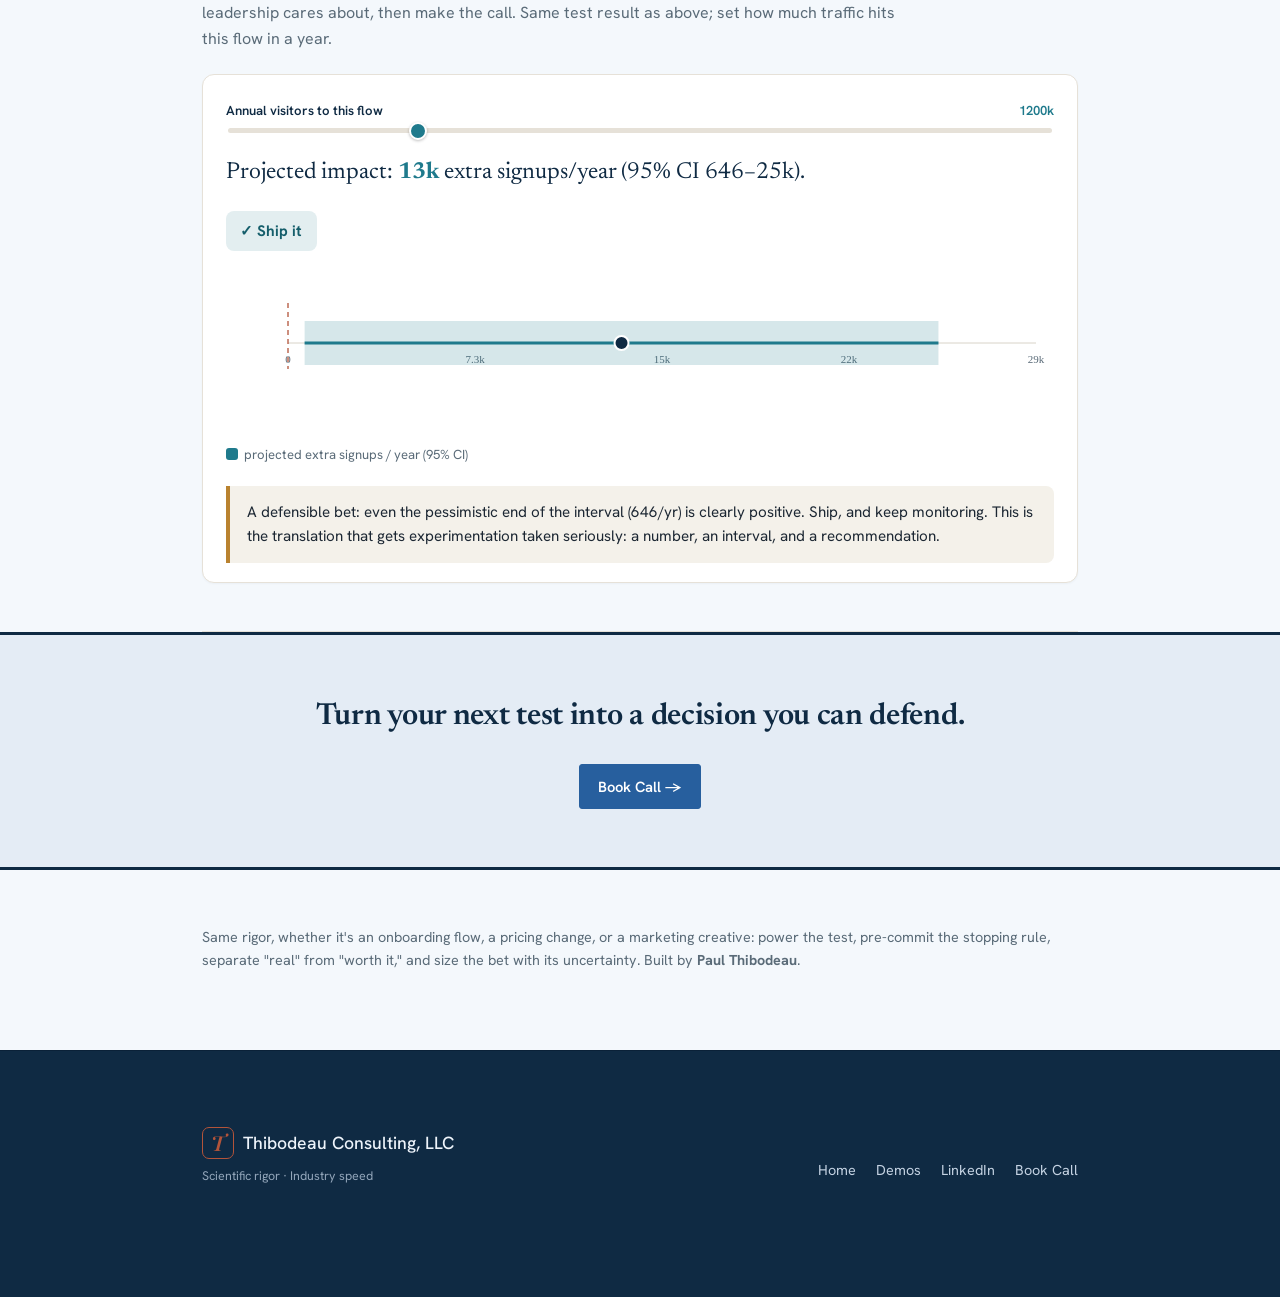
<file: demos/experimentation_demo.html>
<!doctype html>
<html lang="en">
<head>
<meta charset="utf-8">
<meta name="viewport" content="width=device-width, initial-scale=1">
<title>Did the new feature really move the needle? · Thibodeau Consulting</title>
<meta name="description" content="Interactive demo: A/B test design, the cost of peeking early, and how to read a confidence interval before making the ship decision.">
<meta property="og:type" content="website">
<meta property="og:title" content="Did the new feature really move the needle? · Thibodeau Consulting">
<meta property="og:description" content="Interactive demo: A/B test design, the cost of peeking early, and how to read a confidence interval before making the ship decision.">
<meta property="og:url" content="https://www.phthibodeau.com/demos/experimentation_demo.html">
<link rel="canonical" href="https://www.phthibodeau.com/demos/experimentation_demo.html">
<meta property="og:image" content="https://www.phthibodeau.com/assets/headshot-casual.jpg">
<meta name="twitter:card" content="summary_large_image">
<meta name="twitter:title" content="Did the new feature really move the needle? · Thibodeau Consulting">
<meta name="twitter:description" content="Interactive demo: A/B test design, the cost of peeking early, and how to read a confidence interval before making the ship decision.">
<meta name="twitter:image" content="https://www.phthibodeau.com/assets/headshot-casual.jpg">
<link rel="preconnect" href="https://fonts.googleapis.com">
<link rel="preconnect" href="https://fonts.gstatic.com" crossorigin>
<link href="https://fonts.googleapis.com/css2?family=Hanken+Grotesk:wght@400;500;600;700&family=Inter:wght@400;500;600;700&family=Newsreader:opsz,wght@6..72,400;6..72,500;6..72,600&display=swap" rel="stylesheet">
<style>
:root{
  --navy:#0F2A43; --teal:#1F7A8C; --accent:#B9822F; --bg:#FBFAF7;
  --ink:#1c2733; --muted:#5a6b78; --line:#e6e1d8; --card:#ffffff;
  --good:#1F7A8C; --bad:#b3543a; --warn:#B9822F;
}
*{box-sizing:border-box}
html{scroll-behavior:smooth}
body{margin:0;background:var(--bg);color:var(--ink);font-family:"Inter",-apple-system,BlinkMacSystemFont,"Segoe UI",sans-serif;line-height:1.6;font-size:16px;-webkit-font-smoothing:antialiased}
.wrap{max-width:920px;margin:0 auto;padding:0 1.4rem}
header.hero{padding:4rem 0 2.4rem;border-bottom:1px solid var(--line)}
.eyebrow{font-size:.78rem;letter-spacing:.14em;text-transform:uppercase;color:var(--teal);font-weight:600;margin:0 0 1rem}
h1{font-family:"Newsreader",Georgia,serif;font-weight:600;font-size:2.5rem;line-height:1.14;color:var(--navy);margin:0 0 1rem;letter-spacing:.005em}
.lede{font-size:1.12rem;color:var(--muted);max-width:43rem;margin:0}
.wordmark{font-family:"Newsreader",serif;font-weight:600;color:var(--navy);font-size:1.05rem;margin:0 0 2rem}
.step{padding:3rem 0;border-bottom:1px solid var(--line)}
.step-num{display:inline-flex;align-items:center;justify-content:center;width:2rem;height:2rem;border-radius:999px;background:var(--navy);color:#fff;font-weight:600;font-size:.95rem;font-family:"Newsreader",serif;margin-right:.7rem;flex:none}
.step h2{font-family:"Newsreader",serif;font-weight:600;font-size:1.6rem;color:var(--navy);margin:0;display:flex;align-items:center}
.step .sub{color:var(--muted);margin:.6rem 0 1.4rem;max-width:45rem}
.card{background:var(--card);border:1px solid var(--line);border-radius:12px;padding:1.4rem 1.4rem 1.2rem;box-shadow:0 1px 2px rgba(15,42,67,.04)}
.controls{display:flex;flex-wrap:wrap;gap:1.4rem 2rem;margin:.2rem 0 1.2rem;align-items:flex-end}
.control{display:flex;flex-direction:column;gap:.3rem;min-width:200px;flex:1}
.control label{font-size:.82rem;font-weight:600;color:var(--navy);display:flex;justify-content:space-between;gap:1rem}
.control label .val{color:var(--teal);font-variant-numeric:tabular-nums}
input[type=range]{-webkit-appearance:none;appearance:none;height:5px;border-radius:5px;background:var(--line);outline:none}
input[type=range]::-webkit-slider-thumb{-webkit-appearance:none;width:18px;height:18px;border-radius:50%;background:var(--teal);cursor:pointer;border:2px solid #fff;box-shadow:0 1px 3px rgba(0,0,0,.25)}
input[type=range]::-moz-range-thumb{width:18px;height:18px;border-radius:50%;background:var(--teal);cursor:pointer;border:2px solid #fff}
.canvas-wrap{position:relative;width:100%}
canvas{width:100%;display:block}
.legend{display:flex;flex-wrap:wrap;gap:1.1rem;margin-top:.8rem;font-size:.82rem;color:var(--muted)}
.legend span{display:inline-flex;align-items:center;gap:.4rem}
.swatch{width:12px;height:12px;border-radius:3px;flex:none}
.takeaway{margin-top:1.3rem;padding:.9rem 1.1rem;background:#f4f1ea;border-left:4px solid var(--accent);border-radius:0 8px 8px 0;font-size:.95rem}
.takeaway strong{color:var(--navy)}
.headline-stat{font-family:"Newsreader",serif;font-size:1.45rem;color:var(--navy);margin:.2rem 0 1rem}
.headline-stat b{color:var(--teal)}
.statgrid{display:flex;flex-wrap:wrap;gap:1rem;margin:.4rem 0 1rem}
.stat{flex:1;min-width:150px;background:#f7f5ef;border:1px solid var(--line);border-radius:10px;padding:.8rem 1rem}
.stat .k{font-size:.75rem;letter-spacing:.05em;text-transform:uppercase;color:var(--muted);font-weight:600}
.stat .v{font-family:"Newsreader",serif;font-size:1.7rem;color:var(--navy);line-height:1.2;margin-top:.15rem}
.verdict{display:inline-block;font-weight:700;padding:.5rem .9rem;border-radius:8px;font-size:.95rem;margin-top:.2rem}
.verdict.ship{background:#e3eef0;color:#155e6b}
.verdict.wait{background:#f3e7d6;color:#8a5a16}
.verdict.stop{background:#f6e0da;color:#8f3a2a}
footer{padding:2.6rem 0 4rem;color:var(--muted);font-size:.9rem}
footer a{color:var(--teal)}
@media(max-width:640px){h1{font-size:1.85rem}.step h2{font-size:1.3rem}.control{min-width:100%}}
</style>
<link rel="stylesheet" href="site.css">
<link rel="icon" type="image/svg+xml" href="../favicon.svg">
</head>
<body>
<header class="tc-header"><div class="tc-nav">
  <button class="tc-navtoggle" aria-label="Menu" aria-expanded="false" aria-controls="tcmenu"><svg viewBox="0 0 24 24" width="22" height="22" aria-hidden="true"><path d="M3 6h18M3 12h18M3 18h18" fill="none" stroke="currentColor" stroke-width="2" stroke-linecap="round"/></svg></button>
  <a href="../index.html" class="tc-wordmark"><span class="tmark">T</span><span class="wname">Thibodeau Consulting</span></a>
  <nav class="tc-navlinks" id="tcmenu">
    <a href="../index.html" class="hideable">Home</a>
    <a href="../about.html" class="hideable">About</a>
    <a href="../index.html#work" class="hideable">Services</a>
    <a href="../research.html" class="hideable">Research</a>
    <a href="../press.html" class="hideable">Press</a>
  </nav>
  <a href="https://calendar.app.google/qZos6tPyJv9uBDfz5" target="_blank" rel="noopener" class="tc-btn">Book Call <span class="arr">&rarr;</span></a>
</div></header>
<main>
<section class="band"><div class="wrap">
  <header class="hero">
    <div class="hero-grid">
      <div class="hero-copy">
        <p class="eyebrow">Causal Inference &amp; Experimentation</p>
        <h1>Did the new feature really move the needle?</h1>
        <p class="lede">Your team ships a new onboarding flow and the test shows <em>+12% signups on day three</em>. Do you roll it out? Most product A/B tests are read wrong, stopped too early, under-powered, or shipped on a "win" too small to matter. Here's the discipline that turns a test into a decision you can defend, on a flow with a 12% baseline signup rate.</p>
      </div>
      <div class="hero-cartoon" aria-hidden="true">
        <svg viewBox="0 0 320 210" xmlns="http://www.w3.org/2000/svg">
          <line x1="24" y1="180" x2="296" y2="180" stroke="#c2cbd4" stroke-width="2"/>
          <rect x="62" y="110" width="66" height="70" rx="3" fill="#9aa6af"/>
          <rect x="192" y="66" width="66" height="114" rx="3" fill="#1F7A8C"/>
          <line x1="62" y1="110" x2="258" y2="110" stroke="#b3543a" stroke-width="2" stroke-dasharray="5 4"/>
          <line x1="270" y1="66" x2="270" y2="110" stroke="#b3543a" stroke-width="2"/>
          <text x="285" y="93" font-size="15" fill="#b3543a" font-weight="700" font-family="Inter,sans-serif">+?</text>
          <text x="95" y="200" text-anchor="middle" font-size="13" fill="#5a6b78" font-family="Inter,sans-serif">A</text>
          <text x="225" y="200" text-anchor="middle" font-size="13" fill="#5a6b78" font-family="Inter,sans-serif">B</text>
        </svg>
      </div>
    </div>
  </header>
</div></section>

<section class="band band-alt"><div class="wrap">
  <section class="step" id="design">
    <h2><span class="step-num">1</span>Design it first, how long must it run?</h2>
    <p class="sub">You can't decide duration after you peek; you commit before. The smaller the effect you want to catch, the more traffic you need, and it grows with the <em>square</em> of how small. Pick the minimum lift worth shipping and your traffic; the test tells you the sample size and runtime (80% power, 5% false-positive rate).</p>
    <div class="card">
      <div class="controls">
        <div class="control">
          <label for="mde">Smallest lift worth detecting <span class="val" id="mdeV"></span></label>
          <input type="range" id="mde" min="2" max="40" step="1" value="10">
        </div>
        <div class="control">
          <label for="traffic">Visitors per day (both arms) <span class="val" id="trafficV"></span></label>
          <input type="range" id="traffic" min="200" max="8000" step="100" value="1600">
        </div>
      </div>
      <div class="statgrid">
        <div class="stat"><div class="k">Sample / arm</div><div class="v" id="nArmOut"></div></div>
        <div class="stat"><div class="k">Total visitors</div><div class="v" id="nTotOut"></div></div>
        <div class="stat"><div class="k">Run time</div><div class="v" id="daysOut"></div></div>
      </div>
      <div class="canvas-wrap"><canvas id="cPower" height="280" role="img" aria-label="Line chart of required sample size per arm versus the relative lift you want to detect, rising steeply for smaller effects, with a dot marking your current target"></canvas></div>
      <div class="legend"><span><span class="swatch" style="background:var(--teal)"></span>Sample/arm needed vs. effect size</span><span>● your current target</span></div>
      <div class="takeaway" id="designTake"></div>
    </div>
  </section>
</div></section>

<section class="band"><div class="wrap">
  <section class="step" id="peeking">
    <h2><span class="step-num">2</span>Don't peek, early "significance" is mostly noise</h2>
    <p class="sub">Here's the trap that ruins more product tests than any other. These are <strong>A/A tests</strong>, both arms are identical, so the true effect is <em>zero</em>. Yet if you check every day and ship the moment p &lt; 0.05, you'll declare a fake winner shockingly often. Each line is one A/A test's running p-value; the more times you look, the more chances to get unlucky.</p>
    <div class="card">
      <div class="controls">
        <div class="control">
          <label for="peeks">Times you check the results <span class="val" id="peeksV"></span></label>
          <input type="range" id="peeks" min="1" max="28" step="1" value="14">
        </div>
      </div>
      <p class="headline-stat" id="peekHeadline"></p>
      <div class="canvas-wrap"><canvas id="cPeek" height="300" role="img" aria-label="Chart of running p-values from A/A tests with zero true effect over 28 days; lines that dip below the 0.05 significance line on a checked day are false positives"></canvas></div>
      <div class="legend"><span>Gray lines = running p-value of A/A tests (true effect = 0)</span><span><span class="swatch" style="background:var(--bad)"></span>p = 0.05 "significance" line</span></div>
      <div class="takeaway" id="peekTake"></div>
    </div>
  </section>
</div></section>

<section class="band band-alt"><div class="wrap">
  <section class="step" id="read">
    <h2><span class="step-num">3</span>Read it right, "significant" isn't "worth shipping"</h2>
    <p class="sub">A test answers two different questions. <em>Is the effect real?</em> (does the interval clear zero?) and <em>is it big enough to matter?</em> (does it clear your ship bar?). A tiny, certain win and a huge, uncertain one are different decisions. Move the true effect and the sample size and watch the verdict change.</p>
    <div class="card">
      <div class="controls">
        <div class="control">
          <label for="trueLift">True lift <span class="val" id="trueLiftV"></span></label>
          <input type="range" id="trueLift" min="0" max="30" step="1" value="9">
        </div>
        <div class="control">
          <label for="nRead">Sample / arm <span class="val" id="nReadV"></span></label>
          <input type="range" id="nRead" min="500" max="40000" step="500" value="8000">
        </div>
      </div>
      <div class="canvas-wrap"><canvas id="cRead" height="210" role="img" aria-label="Measured lift with its 95 percent confidence interval on a number line, compared against a no-effect line at zero and a ship bar at plus 5 percent relative"></canvas></div>
      <div class="legend"><span><span class="swatch" style="background:var(--bad)"></span>no effect</span><span><span class="swatch" style="background:#9aa6af"></span>ship bar (+5% rel)</span><span><span class="swatch" style="background:var(--navy)"></span>measured lift ± 95% CI</span></div>
      <div class="takeaway" id="readTake"></div>
    </div>
  </section>
</div></section>

<section class="band"><div class="wrap">
  <section class="step" id="decide">
    <h2><span class="step-num">4</span>From result to decision, size the bet</h2>
    <p class="sub">The last mile is business, not statistics: translate the lift (and its uncertainty) into the outcome leadership cares about, then make the call. Same test result as above; set how much traffic hits this flow in a year.</p>
    <div class="card">
      <div class="controls">
        <div class="control">
          <label for="annual">Annual visitors to this flow <span class="val" id="annualV"></span></label>
          <input type="range" id="annual" min="100000" max="5000000" step="100000" value="1200000">
        </div>
      </div>
      <p class="headline-stat" id="decHeadline"></p>
      <div id="decVerdict"></div>
      <div class="canvas-wrap"><canvas id="cDecide" height="180" role="img" aria-label="Projected extra signups per year with its 95 percent confidence interval shown as a band on a number line relative to zero"></canvas></div>
      <div class="legend"><span><span class="swatch" style="background:var(--teal)"></span>projected extra signups / year (95% CI)</span></div>
      <div class="takeaway" id="decTake"></div>
    </div>
  </section>
</div></section>

<section class="band-alt cta-band"><div class="wrap">
  <h2>Turn your next test into a decision you can defend.</h2>
  <a class="btn" href="https://calendar.app.google/qZos6tPyJv9uBDfz5" target="_blank" rel="noopener">Book Call →</a>
</div></section>

  </main>
<div class="wrap"><footer>
    <p>Same rigor, whether it's an onboarding flow, a pricing change, or a marketing creative: power the test, pre-commit the stopping rule, separate "real" from "worth it," and size the bet with its uncertainty. Built by <strong>Paul Thibodeau</strong>.</p>
  </footer></div>

<script>
function mulberry32(a){return function(){a|=0;a=a+0x6D2B79F5|0;let t=Math.imul(a^a>>>15,1|a);t=t+Math.imul(t^t>>>7,61|t)^t;return((t^t>>>14)>>>0)/4294967296}}
/* stats */
function erf(x){const t=1/(1+0.3275911*Math.abs(x));
  const y=1-(((((1.061405429*t-1.453152027)*t)+1.421413741)*t-0.284496736)*t+0.254829592)*t*Math.exp(-x*x);
  return x>=0?y:-y;}
const SQRT2=Math.SQRT2;
function normcdf(z){return 0.5*(1+erf(z/SQRT2));}
function twoSidedP(z){return 2*(1-normcdf(Math.abs(z)));}
const ZA=1.959964, ZB=0.841621;           // alpha .05 two-sided, power .80
const P0=0.12;                              // baseline signup rate
function nPerArm(p0,rel){const p1=p0*(1+rel);const d=p1-p0;if(d<=0)return Infinity;
  return Math.ceil((ZA+ZB)**2*(p0*(1-p0)+p1*(1-p1))/(d*d));}

/* canvas helpers */
function setup(cv,cssH){const dpr=window.devicePixelRatio||1;const w=cv.clientWidth||cv.parentElement.clientWidth;
  cv.width=w*dpr;cv.height=cssH*dpr;cv.style.height=cssH+"px";const ctx=cv.getContext("2d");ctx.setTransform(dpr,0,0,dpr,0,0);return {ctx,w,h:cssH};}
const M={l:62,r:18,t:18,b:36};
function axes(ctx,w,h,xmin,xmax,ymin,ymax,opt={}){
  const px=x=>M.l+(x-xmin)/(xmax-xmin)*(w-M.l-M.r);
  const py=y=>h-M.b-(y-ymin)/(ymax-ymin)*(h-M.t-M.b);
  ctx.strokeStyle="#eceae3";ctx.lineWidth=1;ctx.fillStyle="#5a6b78";ctx.font="11px Inter, sans-serif";ctx.textBaseline="middle";
  const yt=opt.yticks||5;
  for(let i=0;i<=yt;i++){const yv=ymin+(ymax-ymin)*i/yt;const Y=py(yv);
    ctx.beginPath();ctx.moveTo(M.l,Y);ctx.lineTo(w-M.r,Y);ctx.stroke();
    ctx.textAlign="right";ctx.fillText(opt.yfmt?opt.yfmt(yv):Math.round(yv),M.l-8,Y);}
  ctx.strokeStyle="#d8d3c8";ctx.beginPath();ctx.moveTo(M.l,py(ymin));ctx.lineTo(w-M.r,py(ymin));ctx.stroke();
  if(opt.xticks){ctx.fillStyle="#5a6b78";ctx.textAlign="center";opt.xticks.forEach(([xv,lab])=>ctx.fillText(lab,px(xv),h-M.b+14));}
  if(opt.xtitle){ctx.fillStyle="#5a6b78";ctx.textAlign="center";ctx.fillText(opt.xtitle,(M.l+w-M.r)/2,h-3);}
  if(opt.ytitle){ctx.save();ctx.translate(14,(M.t+h-M.b)/2);ctx.rotate(-Math.PI/2);ctx.fillStyle="#5a6b78";ctx.textAlign="center";ctx.fillText(opt.ytitle,0,0);ctx.restore();}
  return {px,py};
}
const kfmt=v=>{const a=Math.abs(v),s=v<0?"-":"";return a>=1000?s+(a/1000).toFixed(a>=10000?0:1)+"k":String(Math.round(v));};

/* ---- STEP 1: power / sample size ---- */
let mde=0.10, traffic=1600;
function drawPower(){
  const cv=document.getElementById("cPower");const {ctx,w,h}=setup(cv,280);
  const xmin=0.02,xmax=0.40;
  const ymax=nPerArm(P0,xmin)*1.05;          // biggest n (smallest mde) sets scale
  const {px,py}=axes(ctx,w,h,xmin,xmax,0,ymax,{yticks:5,yfmt:kfmt,
    xticks:[[0.05,"5%"],[0.1,"10%"],[0.2,"20%"],[0.3,"30%"],[0.4,"40%"]],xtitle:"relative lift you want to detect",ytitle:"sample / arm"});
  ctx.strokeStyle="#1F7A8C";ctx.lineWidth=2.6;ctx.beginPath();
  for(let i=0;i<=160;i++){const x=xmin+(xmax-xmin)*i/160;const yv=Math.min(nPerArm(P0,x),ymax);
    const X=px(x),Y=py(yv);i?ctx.lineTo(X,Y):ctx.moveTo(X,Y);}ctx.stroke();
  // current point
  const n=nPerArm(P0,mde);
  ctx.strokeStyle="#d8d3c8";ctx.setLineDash([4,4]);ctx.lineWidth=1;
  ctx.beginPath();ctx.moveTo(px(mde),py(0));ctx.lineTo(px(mde),py(Math.min(n,ymax)));ctx.lineTo(M.l,py(Math.min(n,ymax)));ctx.stroke();ctx.setLineDash([]);
  ctx.fillStyle="#0F2A43";ctx.beginPath();ctx.arc(px(mde),py(Math.min(n,ymax)),6,0,7);ctx.fill();ctx.strokeStyle="#fff";ctx.lineWidth=2;ctx.stroke();
  const days=Math.ceil(2*n/traffic);
  document.getElementById("mdeV").textContent="+"+Math.round(mde*100)+"% ("+(P0*mde*100).toFixed(1)+" pts)";
  document.getElementById("trafficV").textContent=kfmt(traffic)+"/day";
  document.getElementById("nArmOut").textContent=kfmt(n);
  document.getElementById("nTotOut").textContent=kfmt(2*n);
  document.getElementById("daysOut").textContent=days+(days===1?" day":" days");
  const half=nPerArm(P0,mde/2);
  document.getElementById("designTake").innerHTML=
    `To catch a <strong>+${Math.round(mde*100)}%</strong> lift you need <strong>${kfmt(n)}/arm</strong> (~${days} days at this traffic). `+
    `Halving the target to +${Math.round(mde*50)}% would need <strong>${kfmt(half)}/arm</strong>, about ${(half/n).toFixed(1)}× as much. Chasing tiny effects is expensive; decide what's worth detecting before you start.`;
}

/* ---- STEP 2: peeking / A/A ---- */
let peeks=14;
const HORIZON=28, PERDAY=350, NTRAJ=300;
let pmatrix=null, displayPaths=null;
function buildAA(){
  pmatrix=[];                                  // [traj][day] = p-value
  for(let tr=0;tr<NTRAJ;tr++){
    const rg=mulberry32(1000+tr*97);
    let sA=0,sB=0,nA=0,nB=0;const row=[];
    for(let d=0;d<HORIZON;d++){
      for(let i=0;i<PERDAY;i++){if(rg()<P0)sA++;nA++;}
      for(let i=0;i<PERDAY;i++){if(rg()<P0)sB++;nB++;}
      const pa=sA/nA,pb=sB/nB,pp=(sA+sB)/(nA+nB);
      const se=Math.sqrt(pp*(1-pp)*(1/nA+1/nB))||1e-9;
      row.push(twoSidedP((pa-pb)/se));
    }
    pmatrix.push(row);
  }
  displayPaths=[1,2,3,4,5,6].map(i=>pmatrix[i*40]);
}
function peekDays(k){const days=[];for(let i=1;i<=k;i++)days.push(Math.min(HORIZON-1,Math.round(i*HORIZON/k)-1));return [...new Set(days)];}
function fpRate(k){const days=peekDays(k);let hit=0;
  for(const row of pmatrix){if(days.some(d=>row[d]<0.05))hit++;}return hit/NTRAJ;}
function drawPeek(){
  if(!pmatrix)buildAA();
  const cv=document.getElementById("cPeek");const {ctx,w,h}=setup(cv,300);
  const {px,py}=axes(ctx,w,h,1,HORIZON,0,1,{yticks:5,yfmt:v=>v.toFixed(2),
    xticks:[[1,"day 1"],[7,"7"],[14,"14"],[21,"21"],[28,"28"]],xtitle:"day of test",ytitle:"p-value"});
  // 0.05 line
  ctx.strokeStyle="#b3543a";ctx.setLineDash([5,4]);ctx.lineWidth=1.4;ctx.beginPath();ctx.moveTo(M.l,py(0.05));ctx.lineTo(w-M.r,py(0.05));ctx.stroke();ctx.setLineDash([]);
  // peek day markers
  const days=peekDays(peeks);
  ctx.strokeStyle="rgba(31,122,140,.18)";ctx.lineWidth=1;
  days.forEach(d=>{ctx.beginPath();ctx.moveTo(px(d+1),M.t);ctx.lineTo(px(d+1),h-M.b);ctx.stroke();});
  // sample paths
  displayPaths.forEach((row,idx)=>{
    const crosses=days.some(d=>row[d]<0.05);
    ctx.strokeStyle=crosses?"rgba(179,84,58,.65)":"rgba(90,107,120,.5)";ctx.lineWidth=crosses?1.8:1.3;
    ctx.beginPath();row.forEach((p,d)=>{const X=px(d+1),Y=py(p);d?ctx.lineTo(X,Y):ctx.moveTo(X,Y);});ctx.stroke();
  });
  const fp=fpRate(peeks), fp1=fpRate(1);
  document.getElementById("peeksV").textContent=peeks+(peeks===1?" (only at the end)":"× over the run");
  document.getElementById("peekHeadline").innerHTML=
    `Checking <b>${peeks}×</b> turns a 5% false-alarm rate into <b>${Math.round(fp*100)}%</b>.`;
  document.getElementById("peekTake").innerHTML=
    `With ${peeks} look${peeks>1?"s":""}, <strong>${Math.round(fp*100)}%</strong> of these zero-effect tests cross "significance" at some point, vs the <strong>${Math.round(fp1*100)}%</strong> you signed up for by checking once at the planned end. `+
    `The fix isn't "never look", it's pre-committing the sample size (Step 1) or using a sequential test designed for peeking.`;
}

/* ---- shared result state for steps 3 & 4 ---- */
let trueLift=0.09, nRead=8000, annual=1200000;
const SHIP_REL=0.05;                            // practical ship bar: +5% relative
function estCI(rel,n){
  const p1=P0*(1+rel);const est=p1-P0;          // pp
  const se=Math.sqrt(P0*(1-P0)/n + p1*(1-p1)/n);
  return {est,lo:est-1.959964*se,hi:est+1.959964*se};
}
function verdict(rel,n){
  const {est,lo}=estCI(rel,n);const shipPP=P0*SHIP_REL;
  if(lo<=0) return {key:"wait",label:"⏳ Inconclusive, keep running"};
  if(est<shipPP) return {key:"stop",label:"✕ Real, but too small to ship"};
  return {key:"ship",label:"✓ Ship it"};
}

/* ---- STEP 3: significance vs practical ---- */
function drawRead(){
  const cv=document.getElementById("cRead");const {ctx,w,h}=setup(cv,210);
  const {est,lo,hi}=estCI(trueLift,nRead);const shipPP=P0*SHIP_REL;
  const xmin=-0.005,xmax=Math.max(0.05,hi*1.25,shipPP*1.4);
  const L=M.l,R=w-M.r,Y=110;const X=v=>L+(v-xmin)/(xmax-xmin)*(R-L);
  ctx.strokeStyle="#d8d3c8";ctx.lineWidth=1;ctx.beginPath();ctx.moveTo(L,Y);ctx.lineTo(R,Y);ctx.stroke();
  ctx.fillStyle="#5a6b78";ctx.font="11px Inter";ctx.textAlign="center";ctx.textBaseline="top";
  for(let v=0;v<=xmax;v+=0.01){const xx=X(v);ctx.strokeStyle="#eceae3";ctx.beginPath();ctx.moveTo(xx,Y-6);ctx.lineTo(xx,Y+6);ctx.stroke();ctx.fillStyle="#5a6b78";ctx.fillText((v*100).toFixed(0)+" pts",xx,Y+12);}
  // zero
  ctx.strokeStyle="#b3543a";ctx.setLineDash([5,4]);ctx.lineWidth=1.4;ctx.beginPath();ctx.moveTo(X(0),Y-50);ctx.lineTo(X(0),Y+28);ctx.stroke();
  // ship bar
  ctx.strokeStyle="#9aa6af";ctx.beginPath();ctx.moveTo(X(shipPP),Y-50);ctx.lineTo(X(shipPP),Y+28);ctx.stroke();ctx.setLineDash([]);
  ctx.fillStyle="#b3543a";ctx.textBaseline="bottom";ctx.fillText("no effect",X(0),Y-52);
  ctx.fillStyle="#8a8475";ctx.fillText("ship bar",X(shipPP),Y-52);
  // CI
  ctx.strokeStyle="#1F7A8C";ctx.lineWidth=3;ctx.beginPath();ctx.moveTo(X(Math.max(lo,xmin)),Y);ctx.lineTo(X(hi),Y);ctx.stroke();
  ctx.beginPath();ctx.moveTo(X(Math.max(lo,xmin)),Y-8);ctx.lineTo(X(Math.max(lo,xmin)),Y+8);ctx.moveTo(X(hi),Y-8);ctx.lineTo(X(hi),Y+8);ctx.stroke();
  ctx.fillStyle="#0F2A43";ctx.beginPath();ctx.arc(X(est),Y,7,0,7);ctx.fill();ctx.strokeStyle="#fff";ctx.lineWidth=2;ctx.stroke();
  const v=verdict(trueLift,nRead);
  document.getElementById("trueLiftV").textContent="+"+Math.round(trueLift*100)+"%";
  document.getElementById("nReadV").textContent=kfmt(nRead);
  document.getElementById("readTake").innerHTML=
    `<span class="verdict ${v.key}">${v.label}</span><br><br>`+
    `Measured lift ≈ <strong>${(est*100).toFixed(1)} pts</strong> (95% CI ${(lo*100).toFixed(1)}–${(hi*100).toFixed(1)}). `+
    (v.key==="wait"?`The interval still touches zero, you can't rule out "no effect." Bigger sample, or accept the uncertainty.`
    :v.key==="stop"?`It clears zero (real) but sits below the ship bar, shipping costs effort for a win too small to matter.`
    :`It clears both zero and the ship bar, a real effect big enough to act on.`);
}

/* ---- STEP 4: decision / impact ---- */
function drawDecide(){
  const cv=document.getElementById("cDecide");const {ctx,w,h}=setup(cv,180);
  const {est,lo,hi}=estCI(trueLift,nRead);
  const addMid=est*annual, addLo=lo*annual, addHi=hi*annual;
  const xmin=Math.min(0,addLo*1.15),xmax=addHi*1.15;
  const L=M.l,R=w-M.r,Y=92;const X=v=>L+(v-xmin)/(xmax-xmin)*(R-L);
  ctx.strokeStyle="#d8d3c8";ctx.lineWidth=1;ctx.beginPath();ctx.moveTo(L,Y);ctx.lineTo(R,Y);ctx.stroke();
  ctx.fillStyle="#5a6b78";ctx.font="11px Inter";ctx.textAlign="center";ctx.textBaseline="top";
  for(let i=0;i<=4;i++){const v=xmin+(xmax-xmin)*i/4;const xx=X(v);ctx.fillText(kfmt(v),xx,Y+12);}
  // zero
  ctx.strokeStyle="#b3543a";ctx.setLineDash([5,4]);ctx.lineWidth=1.3;ctx.beginPath();ctx.moveTo(X(0),Y-40);ctx.lineTo(X(0),Y+26);ctx.stroke();ctx.setLineDash([]);
  // CI band
  ctx.fillStyle="rgba(31,122,140,.18)";ctx.fillRect(X(addLo),Y-22,X(addHi)-X(addLo),44);
  ctx.strokeStyle="#1F7A8C";ctx.lineWidth=3;ctx.beginPath();ctx.moveTo(X(addLo),Y);ctx.lineTo(X(addHi),Y);ctx.stroke();
  ctx.fillStyle="#0F2A43";ctx.beginPath();ctx.arc(X(addMid),Y,7,0,7);ctx.fill();ctx.strokeStyle="#fff";ctx.lineWidth=2;ctx.stroke();
  const v=verdict(trueLift,nRead);
  document.getElementById("annualV").textContent=kfmt(annual);
  document.getElementById("decHeadline").innerHTML=
    `Projected impact: <b>${kfmt(Math.round(addMid))}</b> extra signups/year (95% CI ${kfmt(Math.round(addLo))}–${kfmt(Math.round(addHi))}).`;
  document.getElementById("decVerdict").innerHTML=`<span class="verdict ${v.key}">${v.label}</span>`;
  document.getElementById("decTake").innerHTML=
    (v.key==="ship"?`A defensible bet: even the pessimistic end of the interval (${kfmt(Math.round(addLo))}/yr) is clearly positive. Ship, and keep monitoring.`
    :v.key==="stop"?`Statistically real, but the upside is modest, weigh it against the engineering and risk cost before committing.`
    :`The interval spans zero, so the annual impact could be nothing. Don't bet roadmap on it yet, extend the test or move on.`)+
    ` This is the translation that gets experimentation taken seriously: a number, an interval, and a recommendation.`;
}

/* wiring */
const $=id=>document.getElementById(id);
$("mde").addEventListener("input",e=>{mde=+e.target.value/100;drawPower();});
$("traffic").addEventListener("input",e=>{traffic=+e.target.value;drawPower();});
$("peeks").addEventListener("input",e=>{peeks=+e.target.value;drawPeek();});
$("trueLift").addEventListener("input",e=>{trueLift=+e.target.value/100;drawRead();drawDecide();});
$("nRead").addEventListener("input",e=>{nRead=+e.target.value;drawRead();drawDecide();});
$("annual").addEventListener("input",e=>{annual=+e.target.value;drawDecide();});
function drawAll(){drawPower();drawPeek();drawRead();drawDecide();}
window.addEventListener("resize",()=>{clearTimeout(window._rt);window._rt=setTimeout(drawAll,120);});
drawAll();
</script>

<footer class="tc-footer"><div class="tc-foot">
  <div><a href="../index.html" class="tc-wordmark"><span class="tmark">T</span><span class="wname">Thibodeau Consulting, LLC</span></a><div class="tc-fine">Scientific rigor · Industry speed</div></div>
  <nav class="tc-links">
    <a href="../index.html">Home</a>
    <a href="../index.html#work">Demos</a>
    <a href="https://www.linkedin.com/in/paulhthibodeau/" target="_blank" rel="noopener">LinkedIn</a>
    <a href="https://calendar.app.google/qZos6tPyJv9uBDfz5" target="_blank" rel="noopener">Book Call</a>
  </nav>
</div></footer>
<script>
(function(){var t=document.querySelector('.tc-navtoggle'),h=document.querySelector('.tc-header');if(!t||!h)return;function c(){t.setAttribute('aria-expanded','false');h.classList.remove('nav-open');}t.addEventListener('click',function(e){e.stopPropagation();var o=t.getAttribute('aria-expanded')==='true';t.setAttribute('aria-expanded',String(!o));h.classList.toggle('nav-open',!o);});h.querySelectorAll('.tc-navlinks a').forEach(function(a){a.addEventListener('click',c);});document.addEventListener('click',function(e){if(!h.contains(e.target))c();});document.addEventListener('keydown',function(e){if(e.key==='Escape')c();});})();
</script>
</body>
</html>
</file>
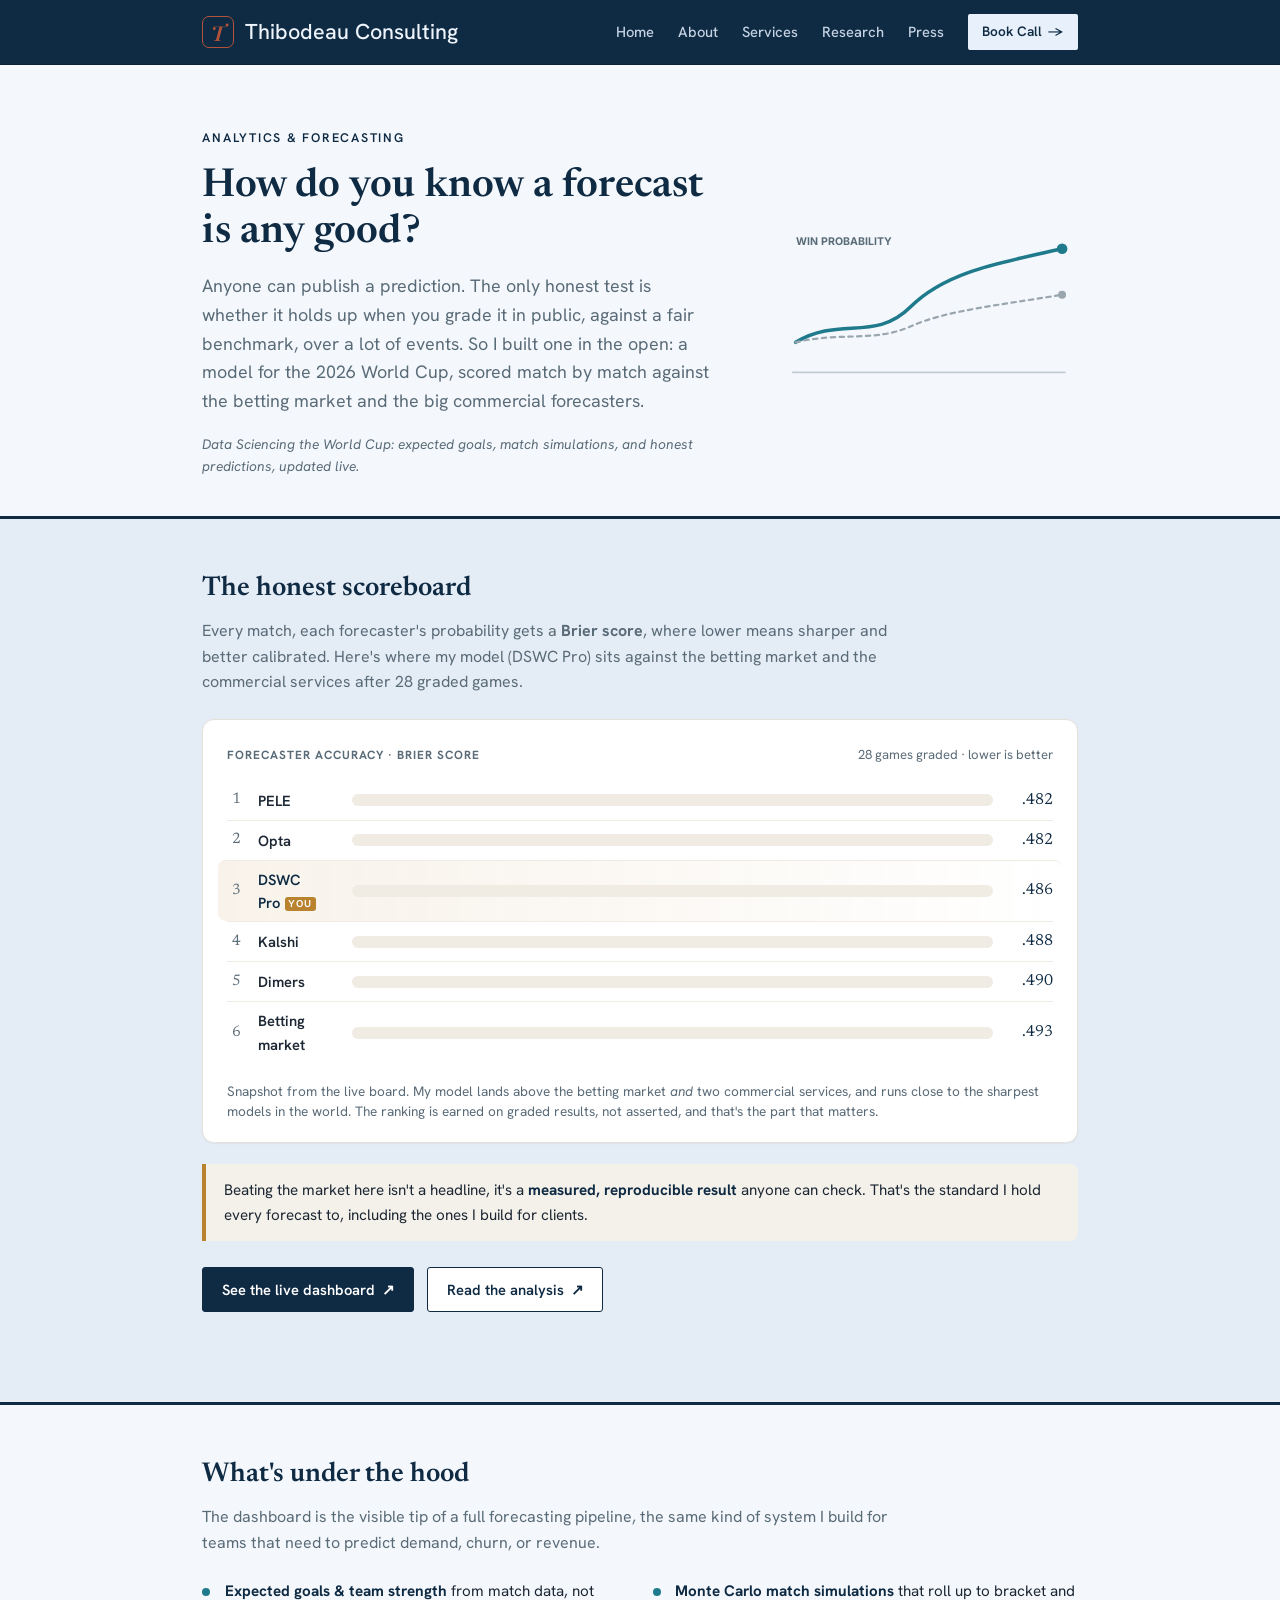
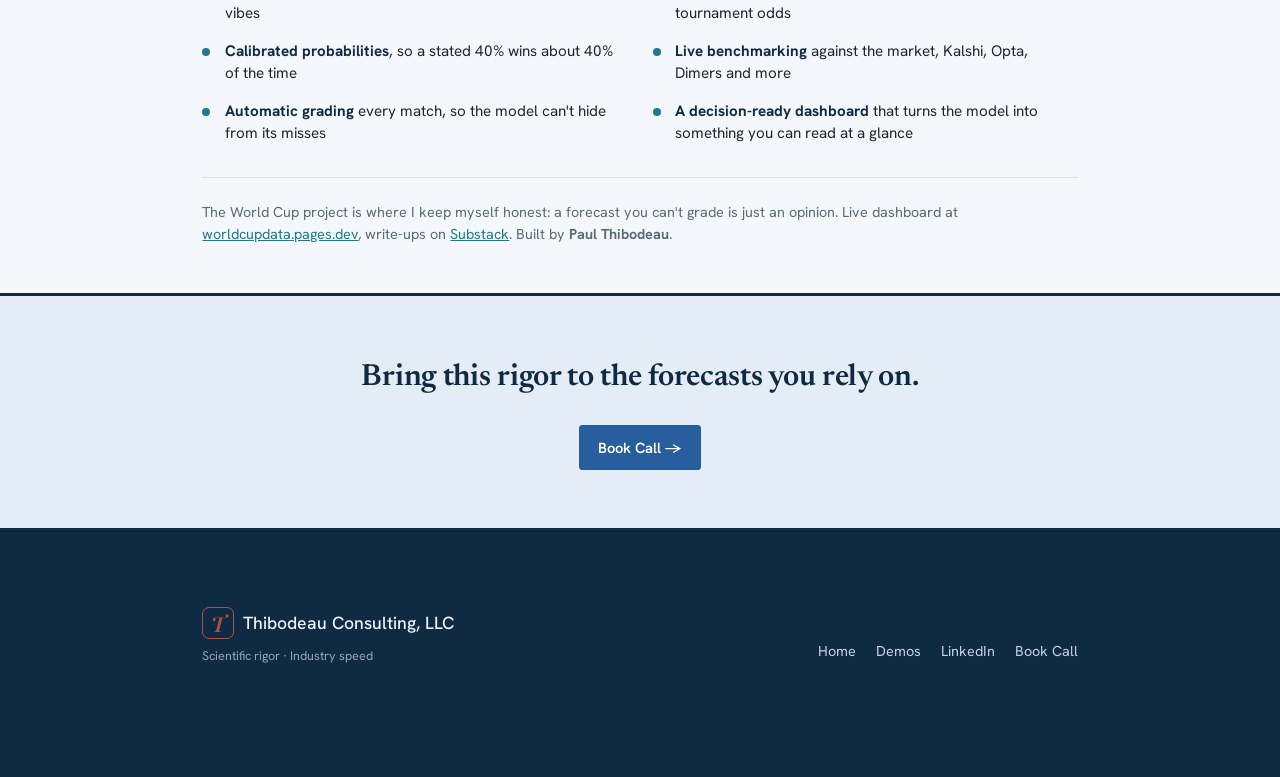
<file: demos/forecasting_demo.html>
<!doctype html>
<html lang="en">
<head>
<meta charset="utf-8">
<meta name="viewport" content="width=device-width, initial-scale=1">
<title>How good is a forecast, really? · Thibodeau Consulting</title>
<meta name="description" content="A live, public example of forecasting done honestly: my World Cup model is graded match by match against the betting market and commercial services, and beats most of them.">
<meta property="og:type" content="website">
<meta property="og:title" content="How good is a forecast, really? · Thibodeau Consulting">
<meta property="og:description" content="Forecasting done honestly: a World Cup model graded in public against the betting market and commercial services, and beating most of them.">
<meta property="og:url" content="https://www.phthibodeau.com/demos/forecasting_demo.html">
<link rel="canonical" href="https://www.phthibodeau.com/demos/forecasting_demo.html">
<meta property="og:image" content="https://www.phthibodeau.com/assets/headshot-casual.jpg">
<meta name="twitter:card" content="summary_large_image">
<meta name="twitter:title" content="How good is a forecast, really? · Thibodeau Consulting">
<meta name="twitter:description" content="Forecasting done honestly: a World Cup model graded in public against the betting market and commercial services, and beating most of them.">
<meta name="twitter:image" content="https://www.phthibodeau.com/assets/headshot-casual.jpg">
<link rel="preconnect" href="https://fonts.googleapis.com">
<link rel="preconnect" href="https://fonts.gstatic.com" crossorigin>
<link href="https://fonts.googleapis.com/css2?family=Hanken+Grotesk:wght@400;500;600;700&family=Inter:wght@400;500;600;700&family=Newsreader:opsz,wght@6..72,400;6..72,500;6..72,600&display=swap" rel="stylesheet">
<style>
:root{
  --navy:#0F2A43; --teal:#1F7A8C; --accent:#B9822F; --bg:#FBFAF7;
  --ink:#1c2733; --muted:#5a6b78; --line:#e6e1d8; --card:#ffffff;
}
*{box-sizing:border-box}
html{scroll-behavior:smooth}
body{margin:0;background:var(--bg);color:var(--ink);font-family:"Inter",-apple-system,BlinkMacSystemFont,"Segoe UI",sans-serif;line-height:1.6;font-size:16px;-webkit-font-smoothing:antialiased}
.wrap{max-width:920px;margin:0 auto;padding:0 1.4rem}
header.hero{padding:4rem 0 2.4rem;border-bottom:1px solid var(--line)}
.eyebrow{font-size:.78rem;letter-spacing:.14em;text-transform:uppercase;color:var(--teal);font-weight:600;margin:0 0 1rem}
h1{font-family:"Newsreader",Georgia,serif;font-weight:600;font-size:2.5rem;line-height:1.14;color:var(--navy);margin:0 0 1rem;letter-spacing:.005em}
.lede{font-size:1.12rem;color:var(--muted);max-width:43rem;margin:0}
.cite{font-size:.86rem;color:var(--muted);margin:1.1rem 0 0;font-style:italic}
.step{padding:3rem 0}
.step h2{font-family:"Newsreader",serif;font-weight:600;font-size:1.7rem;color:var(--navy);margin:0 0 .5rem}
.step .sub{color:var(--muted);margin:.4rem 0 1.5rem;max-width:45rem}
.card{background:var(--card);border:1px solid var(--line);border-radius:12px;padding:1.5rem 1.5rem 1.3rem;box-shadow:0 1px 2px rgba(15,42,67,.04)}
/* honest scoreboard */
.board-head{display:flex;align-items:baseline;justify-content:space-between;gap:1rem;margin:0 0 1rem}
.board-head .t{font-size:.74rem;letter-spacing:.08em;text-transform:uppercase;color:var(--muted);font-weight:700}
.board-head .g{font-size:.82rem;color:var(--muted)}
.brow{display:grid;grid-template-columns:1.2rem 5.2rem 1fr 3rem;align-items:center;gap:.7rem;padding:.42rem 0}
.brow + .brow{border-top:1px solid #f0ece3}
.brow .rk{font-family:"Newsreader",serif;font-size:.95rem;color:var(--muted);text-align:center}
.brow .nm{font-weight:600;font-size:.92rem;color:var(--ink)}
.brow .barwrap{height:12px;background:#f0ece3;border-radius:6px;overflow:hidden}
.brow .bar{height:100%;background:#c2cbd4;border-radius:6px}
.brow .sc{font-family:"Newsreader",serif;font-size:1rem;color:var(--navy);text-align:right;font-variant-numeric:tabular-nums}
.brow.mine{background:linear-gradient(90deg,rgba(185,130,47,.10),transparent);border-radius:8px;margin:0 -.6rem;padding-left:.6rem;padding-right:.6rem}
.brow.mine .nm{color:var(--navy)}
.brow.mine .bar{background:var(--teal)}
.brow.mine .nm::after{content:"you";font:600 .6rem/1 "Inter",sans-serif;letter-spacing:.08em;text-transform:uppercase;color:#fff;background:var(--accent);border-radius:3px;padding:.15em .4em;margin-left:.5em;vertical-align:middle}
.brow.mkt .bar{background:#b3543a}
.board-note{margin:1.1rem 0 0;font-size:.85rem;color:var(--muted);line-height:1.5}
.takeaway{margin-top:1.3rem;padding:.9rem 1.1rem;background:#f4f1ea;border-left:4px solid var(--accent);border-radius:0 8px 8px 0;font-size:.95rem}
.takeaway strong{color:var(--navy)}
.feat{list-style:none;margin:0;padding:0;display:grid;grid-template-columns:1fr 1fr;gap:.9rem 1.6rem}
.feat li{font-size:.95rem;color:var(--ink);padding-left:1.4rem;position:relative;line-height:1.5}
.feat li::before{content:"";position:absolute;left:0;top:.55em;width:8px;height:8px;border-radius:50%;background:var(--teal)}
.feat li b{color:var(--navy)}
.hoodnote{margin:2rem 0 0;padding-top:1.4rem;border-top:1px solid var(--line);font-size:.9rem;color:var(--muted);line-height:1.55}
.hoodnote a{color:var(--teal)}
.btnrow{display:flex;flex-wrap:wrap;gap:.8rem;margin-top:1.6rem}
.btn2{display:inline-flex;align-items:center;gap:.45rem;border:1px solid var(--navy);background:var(--navy);color:#fff;font-weight:600;font-size:.92rem;padding:.62rem 1.15rem;border-radius:3px;text-decoration:none;transition:background .18s ease,border-color .18s ease}
.btn2:hover{background:#08192b;border-color:#08192b}
.btn2.ghost{background:#fff;color:var(--navy)}
.btn2.ghost:hover{background:#f4f1ea}
.hero-grid{display:grid;grid-template-columns:1.4fr .9fr;gap:2.2rem;align-items:center}
.hero-cartoon{justify-self:end}
.hero-cartoon svg{display:block;width:100%;height:auto;max-width:340px}
footer{padding:2.6rem 0 4rem;color:var(--muted);font-size:.9rem}
footer a{color:var(--teal)}
@media(max-width:760px){.hero-grid{grid-template-columns:1fr}.hero-cartoon{display:none}}
@media(max-width:640px){h1{font-size:2rem}.step h2{font-size:1.4rem}.feat{grid-template-columns:1fr}.brow{grid-template-columns:1.1rem 4.6rem 1fr 2.8rem;gap:.5rem}}
</style>
<link rel="stylesheet" href="site.css">
<link rel="icon" type="image/svg+xml" href="../favicon.svg">
</head>
<body>
<header class="tc-header"><div class="tc-nav">
  <button class="tc-navtoggle" aria-label="Menu" aria-expanded="false" aria-controls="tcmenu"><svg viewBox="0 0 24 24" width="22" height="22" aria-hidden="true"><path d="M3 6h18M3 12h18M3 18h18" fill="none" stroke="currentColor" stroke-width="2" stroke-linecap="round"/></svg></button>
  <a href="../index.html" class="tc-wordmark"><span class="tmark">T</span><span class="wname">Thibodeau Consulting</span></a>
  <nav class="tc-navlinks" id="tcmenu">
    <a href="../index.html" class="hideable">Home</a>
    <a href="../about.html" class="hideable">About</a>
    <a href="../index.html#work" class="hideable">Services</a>
    <a href="../research.html" class="hideable">Research</a>
    <a href="../press.html" class="hideable">Press</a>
  </nav>
  <a href="https://calendar.app.google/qZos6tPyJv9uBDfz5" target="_blank" rel="noopener" class="tc-btn">Book Call <span class="arr">&rarr;</span></a>
</div></header>
<main>
<section class="band"><div class="wrap">
  <header class="hero">
    <div class="hero-grid">
      <div class="hero-copy">
        <p class="eyebrow">Analytics &amp; Forecasting</p>
        <h1>How do you know a forecast is any good?</h1>
        <p class="lede">Anyone can publish a prediction. The only honest test is whether it holds up when you grade it in public, against a fair benchmark, over a lot of events. So I built one in the open: a model for the 2026 World Cup, scored match by match against the betting market and the big commercial forecasters.</p>
        <p class="cite">Data Sciencing the World Cup: expected goals, match simulations, and honest predictions, updated live.</p>
      </div>
      <div class="hero-cartoon" aria-hidden="true">
        <svg viewBox="0 0 340 210" xmlns="http://www.w3.org/2000/svg">
          <line x1="16" y1="184" x2="326" y2="184" stroke="#c2cbd4" stroke-width="2"/>
          <path d="M20 150 C 70 120, 110 150, 150 110 S 250 60, 322 44" fill="none" stroke="#1F7A8C" stroke-width="4" stroke-linecap="round" stroke-linejoin="round"/>
          <path d="M20 150 C 70 138, 110 150, 150 132 S 250 108, 322 96" fill="none" stroke="#9aa6af" stroke-width="2.5" stroke-linecap="round" stroke-linejoin="round" stroke-dasharray="5 5"/>
          <circle cx="322" cy="44" r="6" fill="#1F7A8C"/>
          <circle cx="322" cy="96" r="4.5" fill="#9aa6af"/>
          <text x="20" y="40" font-family="Inter,sans-serif" font-size="12" font-weight="700" fill="#5a6b78">WIN PROBABILITY</text>
        </svg>
      </div>
    </div>
  </header>
</div></section>

<section class="band band-alt"><div class="wrap">
  <section class="step">
    <h2>The honest scoreboard</h2>
    <p class="sub">Every match, each forecaster's probability gets a <strong>Brier score</strong>, where lower means sharper and better calibrated. Here's where my model (DSWC Pro) sits against the betting market and the commercial services after 28 graded games.</p>
    <div class="card">
      <div class="board-head"><span class="t">Forecaster accuracy · Brier score</span><span class="g">28 games graded · lower is better</span></div>
      <div class="brow"><span class="rk">1</span><span class="nm">PELE</span><span class="barwrap"><span class="bar" style="width:100%"></span></span><span class="sc">.482</span></div>
      <div class="brow"><span class="rk">2</span><span class="nm">Opta</span><span class="barwrap"><span class="bar" style="width:100%"></span></span><span class="sc">.482</span></div>
      <div class="brow mine"><span class="rk">3</span><span class="nm">DSWC Pro</span><span class="barwrap"><span class="bar" style="width:78%"></span></span><span class="sc">.486</span></div>
      <div class="brow"><span class="rk">4</span><span class="nm">Kalshi</span><span class="barwrap"><span class="bar" style="width:67%"></span></span><span class="sc">.488</span></div>
      <div class="brow"><span class="rk">5</span><span class="nm">Dimers</span><span class="barwrap"><span class="bar" style="width:56%"></span></span><span class="sc">.490</span></div>
      <div class="brow mkt"><span class="rk">6</span><span class="nm">Betting market</span><span class="barwrap"><span class="bar" style="width:39%"></span></span><span class="sc">.493</span></div>
      <p class="board-note">Snapshot from the live board. My model lands above the betting market <em>and</em> two commercial services, and runs close to the sharpest models in the world. The ranking is earned on graded results, not asserted, and that's the part that matters.</p>
    </div>
    <div class="takeaway">Beating the market here isn't a headline, it's a <strong>measured, reproducible result</strong> anyone can check. That's the standard I hold every forecast to, including the ones I build for clients.</div>
    <div class="btnrow">
      <a class="btn2" href="https://worldcupdata.pages.dev/" target="_blank" rel="noopener">See the live dashboard <span aria-hidden="true">&#8599;</span></a>
      <a class="btn2 ghost" href="https://worldcupdata.substack.com/" target="_blank" rel="noopener">Read the analysis <span aria-hidden="true">&#8599;</span></a>
    </div>
  </section>
</div></section>

<section class="band"><div class="wrap">
  <section class="step">
    <h2>What's under the hood</h2>
    <p class="sub">The dashboard is the visible tip of a full forecasting pipeline, the same kind of system I build for teams that need to predict demand, churn, or revenue.</p>
    <ul class="feat">
      <li><b>Expected goals &amp; team strength</b> from match data, not vibes</li>
      <li><b>Monte Carlo match simulations</b> that roll up to bracket and tournament odds</li>
      <li><b>Calibrated probabilities</b>, so a stated 40% wins about 40% of the time</li>
      <li><b>Live benchmarking</b> against the market, Kalshi, Opta, Dimers and more</li>
      <li><b>Automatic grading</b> every match, so the model can't hide from its misses</li>
      <li><b>A decision-ready dashboard</b> that turns the model into something you can read at a glance</li>
    </ul>
    <p class="hoodnote">The World Cup project is where I keep myself honest: a forecast you can't grade is just an opinion. Live dashboard at <a href="https://worldcupdata.pages.dev/" target="_blank" rel="noopener">worldcupdata.pages.dev</a>, write-ups on <a href="https://worldcupdata.substack.com/" target="_blank" rel="noopener">Substack</a>. Built by <strong>Paul Thibodeau</strong>.</p>
  </section>
</div></section>

<section class="band-alt cta-band"><div class="wrap">
  <h2>Bring this rigor to the forecasts you rely on.</h2>
  <a class="btn" href="https://calendar.app.google/qZos6tPyJv9uBDfz5" target="_blank" rel="noopener">Book Call →</a>
</div></section>

  </main>

<footer class="tc-footer"><div class="tc-foot">
  <div><a href="../index.html" class="tc-wordmark"><span class="tmark">T</span><span class="wname">Thibodeau Consulting, LLC</span></a><div class="tc-fine">Scientific rigor · Industry speed</div></div>
  <nav class="tc-links">
    <a href="../index.html">Home</a>
    <a href="../index.html#work">Demos</a>
    <a href="https://www.linkedin.com/in/paulhthibodeau/" target="_blank" rel="noopener">LinkedIn</a>
    <a href="https://calendar.app.google/qZos6tPyJv9uBDfz5" target="_blank" rel="noopener">Book Call</a>
  </nav>
</div></footer>
<script>
(function(){var t=document.querySelector('.tc-navtoggle'),h=document.querySelector('.tc-header');if(!t||!h)return;function c(){t.setAttribute('aria-expanded','false');h.classList.remove('nav-open');}t.addEventListener('click',function(e){e.stopPropagation();var o=t.getAttribute('aria-expanded')==='true';t.setAttribute('aria-expanded',String(!o));h.classList.toggle('nav-open',!o);});h.querySelectorAll('.tc-navlinks a').forEach(function(a){a.addEventListener('click',c);});document.addEventListener('click',function(e){if(!h.contains(e.target))c();});document.addEventListener('keydown',function(e){if(e.key==='Escape')c();});})();
</script>
</body>
</html>
</file>
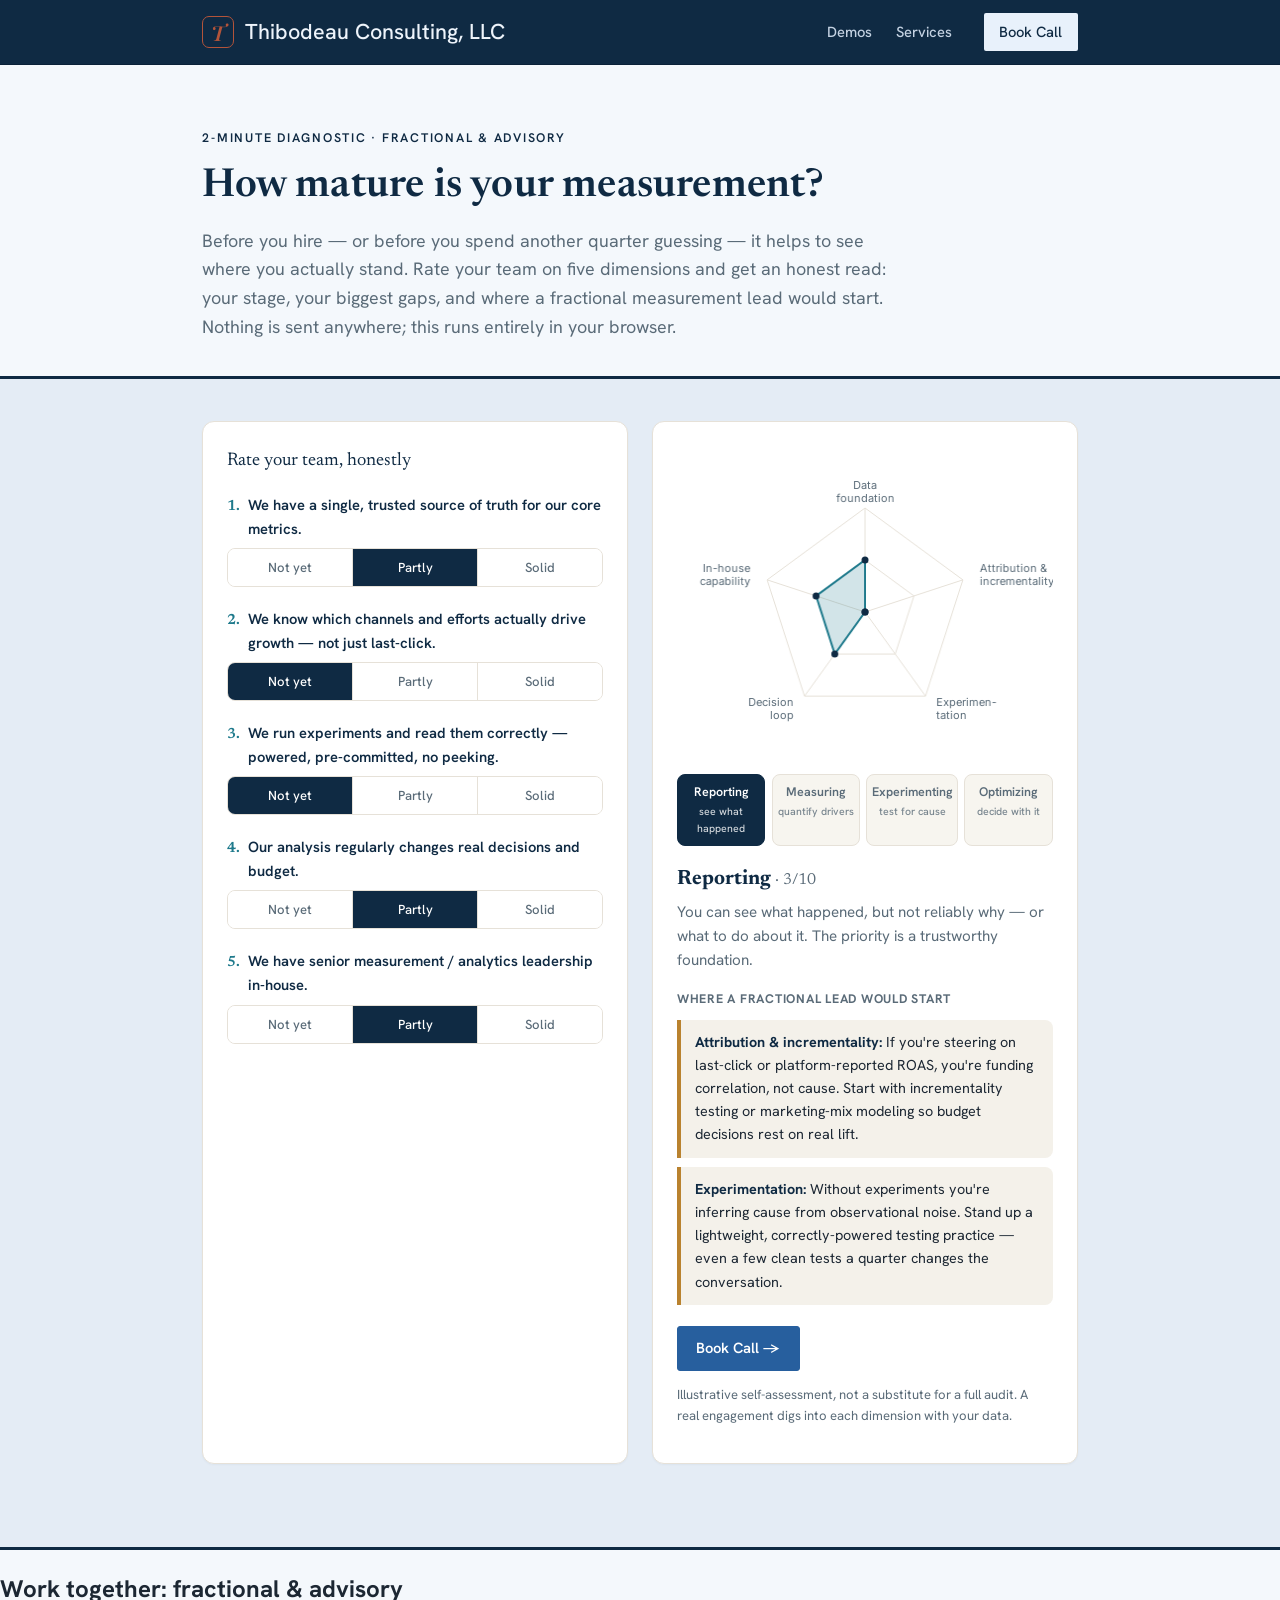
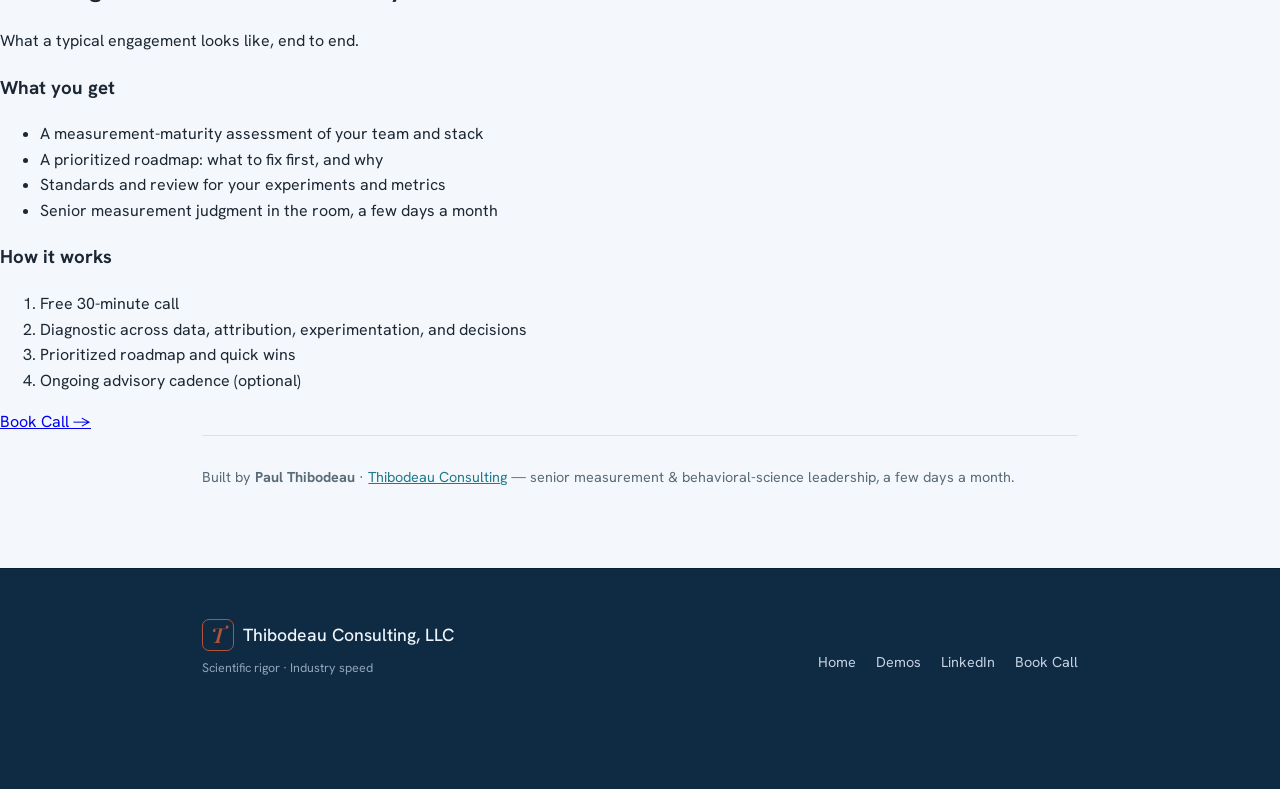
<file: demos/maturity_demo.html>
<!doctype html>
<html lang="en">
<head>
<meta charset="utf-8">
<meta name="viewport" content="width=device-width, initial-scale=1">
<title>How mature is your measurement? — Thibodeau Consulting</title>
<link rel="preconnect" href="https://fonts.googleapis.com">
<link rel="preconnect" href="https://fonts.gstatic.com" crossorigin>
<link href="https://fonts.googleapis.com/css2?family=Hanken+Grotesk:wght@400;500;600;700&family=Inter:wght@400;500;600;700&family=Newsreader:opsz,wght@6..72,400;6..72,500;6..72,600&display=swap" rel="stylesheet">
<style>
:root{
  --navy:#0F2A43; --teal:#1F7A8C; --accent:#B9822F; --bg:#FBFAF7;
  --ink:#1c2733; --muted:#5a6b78; --line:#e6e1d8; --card:#ffffff;
}
*{box-sizing:border-box}
body{margin:0;background:var(--bg);color:var(--ink);font-family:"Inter",-apple-system,BlinkMacSystemFont,"Segoe UI",sans-serif;line-height:1.6;font-size:16px;-webkit-font-smoothing:antialiased}
.wrap{max-width:920px;margin:0 auto;padding:0 1.4rem}
header.hero{padding:4rem 0 2.2rem;border-bottom:1px solid var(--line)}
.eyebrow{font-size:.78rem;letter-spacing:.14em;text-transform:uppercase;color:var(--teal);font-weight:600;margin:0 0 1rem}
h1{font-family:"Newsreader",Georgia,serif;font-weight:600;font-size:2.5rem;line-height:1.14;color:var(--navy);margin:0 0 1rem;letter-spacing:.005em}
.lede{font-size:1.12rem;color:var(--muted);max-width:43rem;margin:0}
.wordmark{font-family:"Newsreader",serif;font-weight:600;color:var(--navy);font-size:1.05rem;margin:0 0 2rem}
.layout{display:grid;grid-template-columns:1fr 1fr;gap:1.5rem;padding:2.6rem 0}
@media(max-width:780px){.layout{grid-template-columns:1fr}}
.card{background:var(--card);border:1px solid var(--line);border-radius:12px;padding:1.5rem;box-shadow:0 1px 2px rgba(15,42,67,.04)}
.qtitle{font-family:"Newsreader",serif;font-size:1.15rem;color:var(--navy);margin:0 0 1.1rem}
.dim{margin-bottom:1.25rem}
.dim:last-child{margin-bottom:0}
.dim .q{font-size:.92rem;font-weight:600;color:var(--navy);margin-bottom:.5rem;display:flex;gap:.5rem;align-items:baseline}
.dim .q .n{color:var(--teal);font-family:"Newsreader",serif;font-weight:600}
.seg{display:flex;border:1px solid var(--line);border-radius:8px;overflow:hidden}
.seg button{flex:1;border:none;background:#fff;padding:.5rem .4rem;font:inherit;font-size:.82rem;font-weight:500;color:var(--muted);cursor:pointer;border-left:1px solid var(--line)}
.seg button:first-child{border-left:none}
.seg button.active{background:var(--navy);color:#fff}
.radar-wrap{display:flex;justify-content:center;margin-bottom:.5rem}
.stage-ladder{display:flex;gap:.4rem;margin:.4rem 0 1.1rem}
.rung{flex:1;text-align:center;padding:.5rem .3rem;border-radius:8px;border:1px solid var(--line);background:#f7f5ef;font-size:.78rem;font-weight:600;color:var(--muted)}
.rung.active{background:var(--navy);color:#fff;border-color:var(--navy)}
.rung .small{display:block;font-size:.66rem;font-weight:500;opacity:.8}
.stagebox{margin-bottom:1.1rem}
.stagebox h3{font-family:"Newsreader",serif;font-size:1.3rem;color:var(--navy);margin:.2rem 0 .2rem}
.stagebox p{margin:0;color:var(--muted);font-size:.95rem}
.gaps h4{font-size:.78rem;letter-spacing:.06em;text-transform:uppercase;color:var(--muted);margin:0 0 .6rem}
.gap{padding:.7rem .9rem;border-left:4px solid var(--accent);background:#f4f1ea;border-radius:0 8px 8px 0;margin-bottom:.6rem;font-size:.9rem}
.gap b{color:var(--navy)}
.cta{margin-top:1.3rem}
.disclaimer{font-size:.82rem;color:var(--muted);margin-top:.8rem}
footer{padding:1rem 0 4rem;color:var(--muted);font-size:.9rem;border-top:1px solid var(--line)}
footer a{color:var(--teal)}
</style>
<link rel="stylesheet" href="site.css">
<link rel="icon" type="image/svg+xml" href="../favicon.svg">
</head>
<body>
<header class="tc-header"><div class="tc-nav">
  <a href="../index.html" class="tc-wordmark"><span class="tmark">T</span><span class="wname">Thibodeau Consulting, LLC</span></a>
  <nav class="tc-navlinks">
    <a href="index.html" class="hideable">Demos</a>
    <a href="../index.html#work" class="hideable">Services</a>
    <a href="https://calendly.com/paul-thibodeau/30min" target="_blank" rel="noopener" class="tc-btn">Book Call</a>
  </nav>
</div></header>
<section class="band"><div class="wrap">
  <header class="hero">
    <p class="eyebrow">2-minute diagnostic · Fractional &amp; advisory</p>
    <h1>How mature is your measurement?</h1>
    <p class="lede">Before you hire — or before you spend another quarter guessing — it helps to see where you actually stand. Rate your team on five dimensions and get an honest read: your stage, your biggest gaps, and where a fractional measurement lead would start. Nothing is sent anywhere; this runs entirely in your browser.</p>
  </header>
  </div></section>

  <section class="band band-alt"><div class="wrap">
  <div class="layout">
    <!-- LEFT: questionnaire -->
    <div class="card">
      <p class="qtitle">Rate your team, honestly</p>
      <div id="dims"></div>
    </div>

    <!-- RIGHT: results -->
    <div class="card">
      <div class="radar-wrap"><canvas id="radar" width="380" height="320" style="max-width:100%"></canvas></div>
      <div class="stage-ladder" id="ladder"></div>
      <div class="stagebox" id="stagebox"></div>
      <div class="gaps">
        <h4>Where a fractional lead would start</h4>
        <div id="gapList"></div>
      </div>
      <div class="cta">
        <a class="btn" href="https://calendly.com/paul-thibodeau/30min" id="ctaBtn">Book Call →</a>
        <p class="disclaimer">Illustrative self-assessment, not a substitute for a full audit. A real engagement digs into each dimension with your data.</p>
      </div>
    </div>
  </div>
  </div></section>

    <section class="engage">
    <div class="engage-inner">
      <div class="engage-card">
        <h2>Work together: fractional &amp; advisory</h2>
        <p class="engage-sub">What a typical engagement looks like, end to end.</p>
        <div class="engage-cols">
          <div class="engage-col">
            <h3>What you get</h3>
            <ul>
              <li>A measurement-maturity assessment of your team and stack</li>
              <li>A prioritized roadmap: what to fix first, and why</li>
              <li>Standards and review for your experiments and metrics</li>
              <li>Senior measurement judgment in the room, a few days a month</li>
            </ul>
          </div>
          <div class="engage-col">
            <h3>How it works</h3>
            <ol>
              <li>Free 30-minute call</li>
              <li>Diagnostic across data, attribution, experimentation, and decisions</li>
              <li>Prioritized roadmap and quick wins</li>
              <li>Ongoing advisory cadence (optional)</li>
            </ol>
          </div>
        </div>
        <a class="engage-cta" href="https://calendly.com/paul-thibodeau/30min" target="_blank" rel="noopener">Book Call →</a>
      </div>
    </div>
  </section>

  <div class="wrap"><footer>
    <p>Built by <strong>Paul Thibodeau</strong> · <a href="https://calendly.com/paul-thibodeau/30min">Thibodeau Consulting</a> — senior measurement &amp; behavioral-science leadership, a few days a month.</p>
  </footer></div>

<script>
const DIMS=[
  {key:"data", short:["Data","foundation"],
   q:"We have a single, trusted source of truth for our core metrics.",
   adv:["No reliable foundation means every number downstream is suspect. A fractional lead's first move is a trusted metric layer with agreed definitions — nothing else is believable until this exists.",
        "A partial source of truth still leaks trust. Tighten definitions, reconcile the conflicting dashboards, and make one number the number."]},
  {key:"attribution", short:["Attribution &","incrementality"],
   q:"We know which channels and efforts actually drive growth — not just last-click.",
   adv:["If you're steering on last-click or platform-reported ROAS, you're funding correlation, not cause. Start with incrementality testing or marketing-mix modeling so budget decisions rest on real lift.",
        "You've moved past last-click but the causal picture is patchy. Fill it in with a structured incrementality / MMM read across your major channels."]},
  {key:"experiments", short:["Experimen-","tation"],
   q:"We run experiments and read them correctly — powered, pre-committed, no peeking.",
   adv:["Without experiments you're inferring cause from observational noise. Stand up a lightweight, correctly-powered testing practice — even a few clean tests a quarter changes the conversation.",
        "You test, but power, peeking, or significance-vs-practical issues are likely costing you. Tighten the discipline so the results you act on are real."]},
  {key:"decision", short:["Decision","loop"],
   q:"Our analysis regularly changes real decisions and budget.",
   adv:["Measurement that doesn't move decisions is theater. Wire insight into the actual budget and roadmap cadence so the work earns its keep.",
        "Insight reaches decisions sometimes. Make it routine — a standing cadence where the numbers set the agenda, not the other way around."]},
  {key:"capability", short:["In-house","capability"],
   q:"We have senior measurement / analytics leadership in-house.",
   adv:["No senior measurement voice in the room is exactly the gap fractional advisory fills — the judgment of a head-of-measurement, a few days a month, until (or instead of) a full-time hire.",
        "You have some capability but it's stretched or junior. A fractional lead adds senior judgment and mentors the team you already have."]}
];
const LEVELS=["Not yet","Partly","Solid"];
const LADDER=[
  {name:"Reporting", small:"see what happened", desc:"You can see what happened, but not reliably why — or what to do about it. The priority is a trustworthy foundation."},
  {name:"Measuring", small:"quantify drivers", desc:"You're quantifying drivers, but causal confidence and testing are still thin. The priority is earning that confidence."},
  {name:"Experimenting", small:"test for cause", desc:"You test and measure incrementality. The gap now is consistency and getting results into decisions."},
  {name:"Optimizing", small:"decide with it", desc:"Measurement is woven into decisions. The work is sharpening, scaling, and defending it."}
];
// default: a typical reporting-heavy org, weak on causal
let scores={data:1, attribution:0, experiments:0, decision:1, capability:1};

function renderDims(){
  const c=document.getElementById("dims");c.innerHTML="";
  DIMS.forEach((d,i)=>{
    const div=document.createElement("div");div.className="dim";
    div.innerHTML=`<div class="q"><span class="n">${i+1}.</span><span>${d.q}</span></div>
      <div class="seg" data-key="${d.key}">${LEVELS.map((l,v)=>`<button data-v="${v}"${scores[d.key]===v?' class="active"':''}>${l}</button>`).join("")}</div>`;
    c.appendChild(div);
  });
  c.querySelectorAll(".seg").forEach(seg=>{
    const key=seg.dataset.key;
    seg.querySelectorAll("button").forEach(b=>b.addEventListener("click",()=>{
      scores[key]=+b.dataset.v;
      seg.querySelectorAll("button").forEach(x=>x.classList.remove("active"));b.classList.add("active");
      update();
    }));
  });
}

function drawRadar(){
  const cv=document.getElementById("radar");const dpr=window.devicePixelRatio||1;
  const W=380,H=320;cv.width=W*dpr;cv.height=H*dpr;cv.style.height=H+"px";cv.style.width=W+"px";
  const ctx=cv.getContext("2d");ctx.setTransform(dpr,0,0,dpr,0,0);ctx.clearRect(0,0,W,H);
  const cx=W/2, cy=H/2+6, R=104, n=DIMS.length;
  const ang=i=>-Math.PI/2 + i*2*Math.PI/n;
  // rings
  ctx.strokeStyle="#e6e1d8";ctx.fillStyle="#9aa6af";ctx.lineWidth=1;
  for(let r=1;r<=2;r++){ctx.beginPath();for(let i=0;i<=n;i++){const a=ang(i%n),x=cx+Math.cos(a)*R*r/2,y=cy+Math.sin(a)*R*r/2;i?ctx.lineTo(x,y):ctx.moveTo(x,y);}ctx.stroke();}
  // axes + labels
  ctx.font="11px Inter, sans-serif";
  for(let i=0;i<n;i++){const a=ang(i);const x=cx+Math.cos(a)*R,y=cy+Math.sin(a)*R;
    ctx.strokeStyle="#e6e1d8";ctx.beginPath();ctx.moveTo(cx,cy);ctx.lineTo(x,y);ctx.stroke();
    const lx=cx+Math.cos(a)*(R+18),ly=cy+Math.sin(a)*(R+16);
    ctx.fillStyle="#5a6b78";ctx.textBaseline="middle";
    ctx.textAlign=Math.abs(Math.cos(a))<0.3?"center":(Math.cos(a)>0?"left":"right");
    const lines=DIMS[i].short;lines.forEach((ln,k)=>ctx.fillText(ln,lx,ly+(k- (lines.length-1)/2)*13));
  }
  // polygon
  ctx.beginPath();
  for(let i=0;i<=n;i++){const j=i%n;const a=ang(j);const rr=R*scores[DIMS[j].key]/2;
    const x=cx+Math.cos(a)*rr,y=cy+Math.sin(a)*rr;i?ctx.lineTo(x,y):ctx.moveTo(x,y);}
  ctx.closePath();ctx.fillStyle="rgba(31,122,140,.20)";ctx.fill();ctx.strokeStyle="#1F7A8C";ctx.lineWidth=2;ctx.stroke();
  // dots
  for(let i=0;i<n;i++){const a=ang(i);const rr=R*scores[DIMS[i].key]/2;
    ctx.fillStyle="#0F2A43";ctx.beginPath();ctx.arc(cx+Math.cos(a)*rr,cy+Math.sin(a)*rr,3.5,0,7);ctx.fill();}
}

function total(){return DIMS.reduce((s,d)=>s+scores[d.key],0);}
function stageIndex(){const t=total();if(t<=3)return 0;if(t<=6)return 1;if(t<=8)return 2;return 3;}

function renderLadder(){
  const idx=stageIndex();const c=document.getElementById("ladder");
  c.innerHTML=LADDER.map((s,i)=>`<div class="rung${i===idx?' active':''}">${s.name}<span class="small">${s.small}</span></div>`).join("");
  const s=LADDER[idx];
  document.getElementById("stagebox").innerHTML=`<h3>${s.name} <span style="font-weight:400;color:var(--muted);font-size:1rem">· ${total()}/10</span></h3><p>${s.desc}</p>`;
}

const NAMES={data:"Data foundation",attribution:"Attribution & incrementality",experiments:"Experimentation",decision:"Decision loop",capability:"In-house capability"};
function renderGaps(){
  const c=document.getElementById("gapList");
  // lowest-scoring dims (ties -> array order, which is foundational-first)
  const min=Math.min(...DIMS.map(d=>scores[d.key]));
  if(min>=2){c.innerHTML=`<div class="gap">Every dimension is solid — rare air. At this stage advisory shifts from fixing gaps to <b>sharpening and defending</b> the system: guarding against metric drift, raising the bar on experiment quality, and pressure-testing the calls that matter most.</div>`;return;}
  const gaps=DIMS.filter(d=>scores[d.key]===min).slice(0,2);
  c.innerHTML=gaps.map(d=>`<div class="gap"><b>${NAMES[d.key]}:</b> ${d.adv[scores[d.key]]}</div>`).join("");
}

function update(){drawRadar();renderLadder();renderGaps();}
renderDims();update();
window.addEventListener("resize",()=>setTimeout(drawRadar,80));
</script>

<footer class="tc-footer"><div class="tc-foot">
  <div><a href="../index.html" class="tc-wordmark"><span class="tmark">T</span><span class="wname">Thibodeau Consulting, LLC</span></a><div class="tc-fine">Scientific rigor · Industry speed</div></div>
  <nav class="tc-links">
    <a href="../index.html">Home</a>
    <a href="index.html">Demos</a>
    <a href="https://www.linkedin.com/in/paulhthibodeau/" target="_blank" rel="noopener">LinkedIn</a>
    <a href="https://calendly.com/paul-thibodeau/30min" target="_blank" rel="noopener">Book Call</a>
  </nav>
</div></footer>
</body>
</html>
</file>
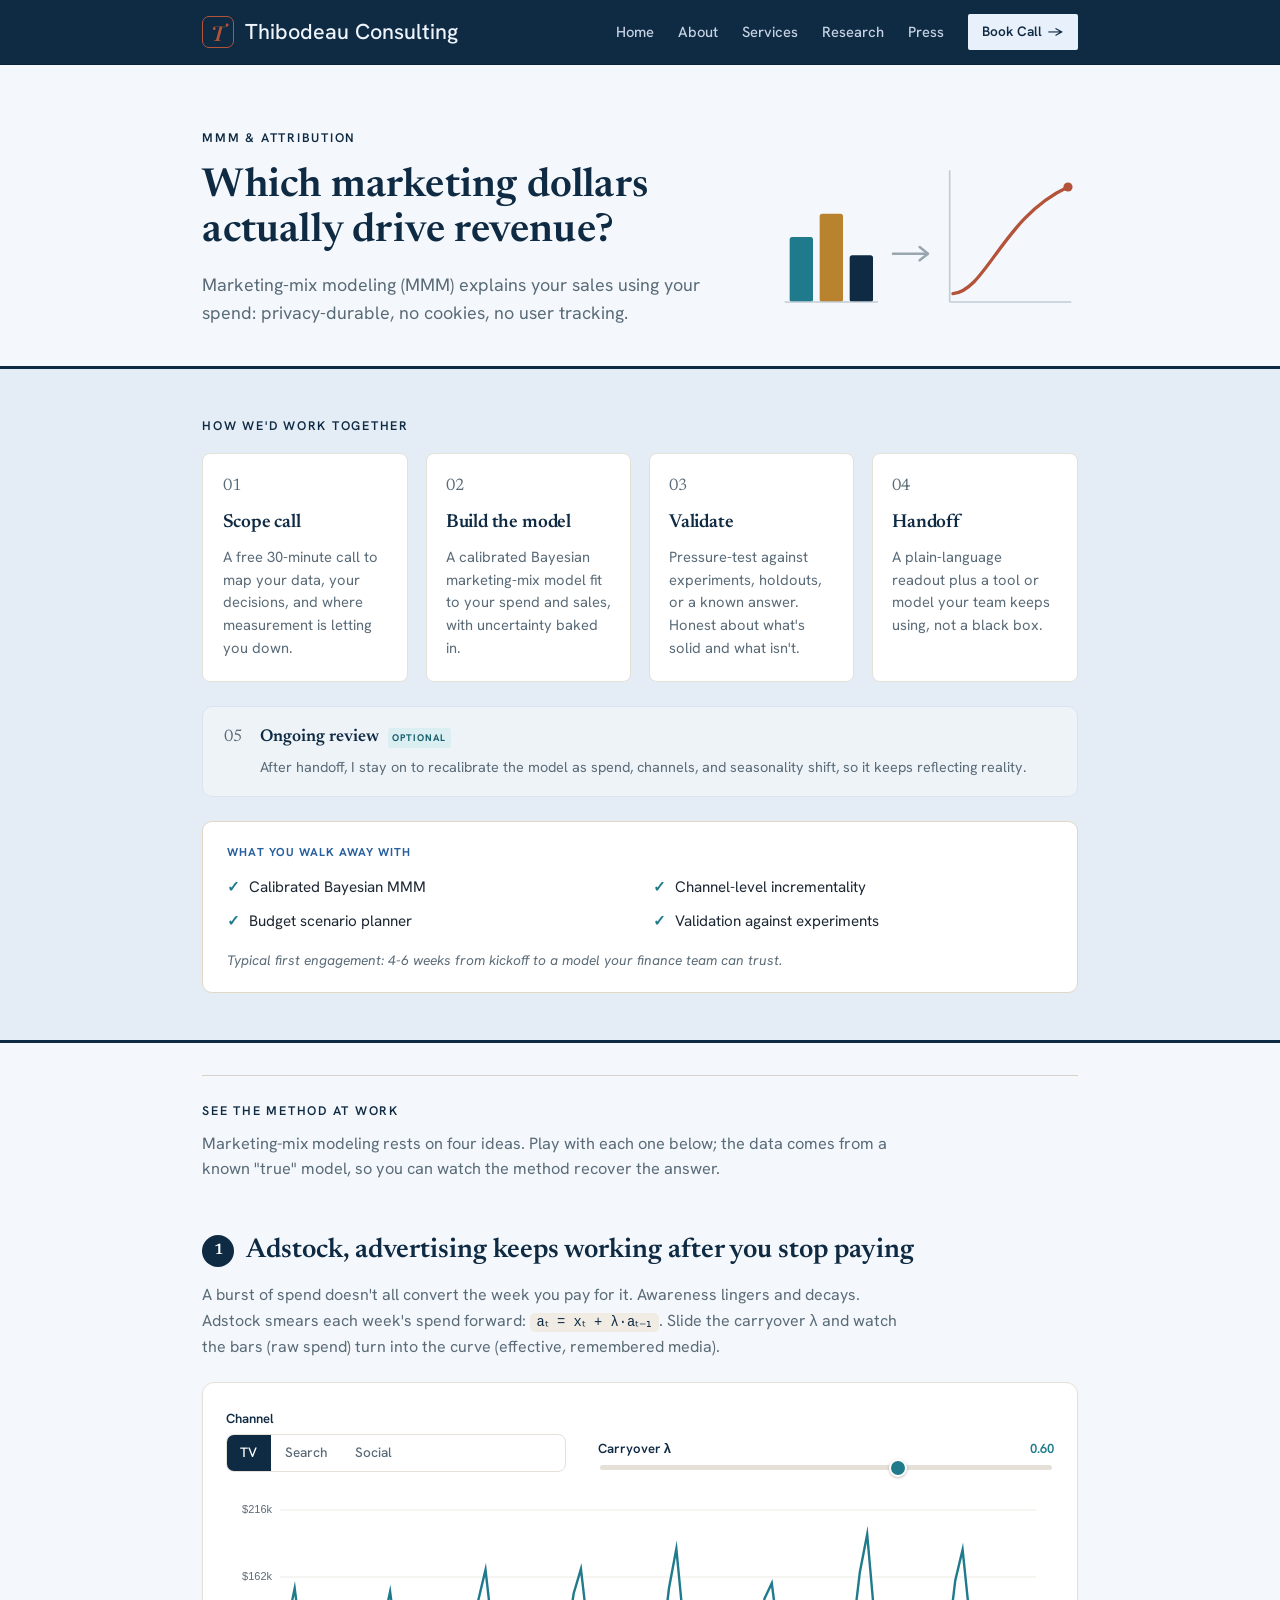
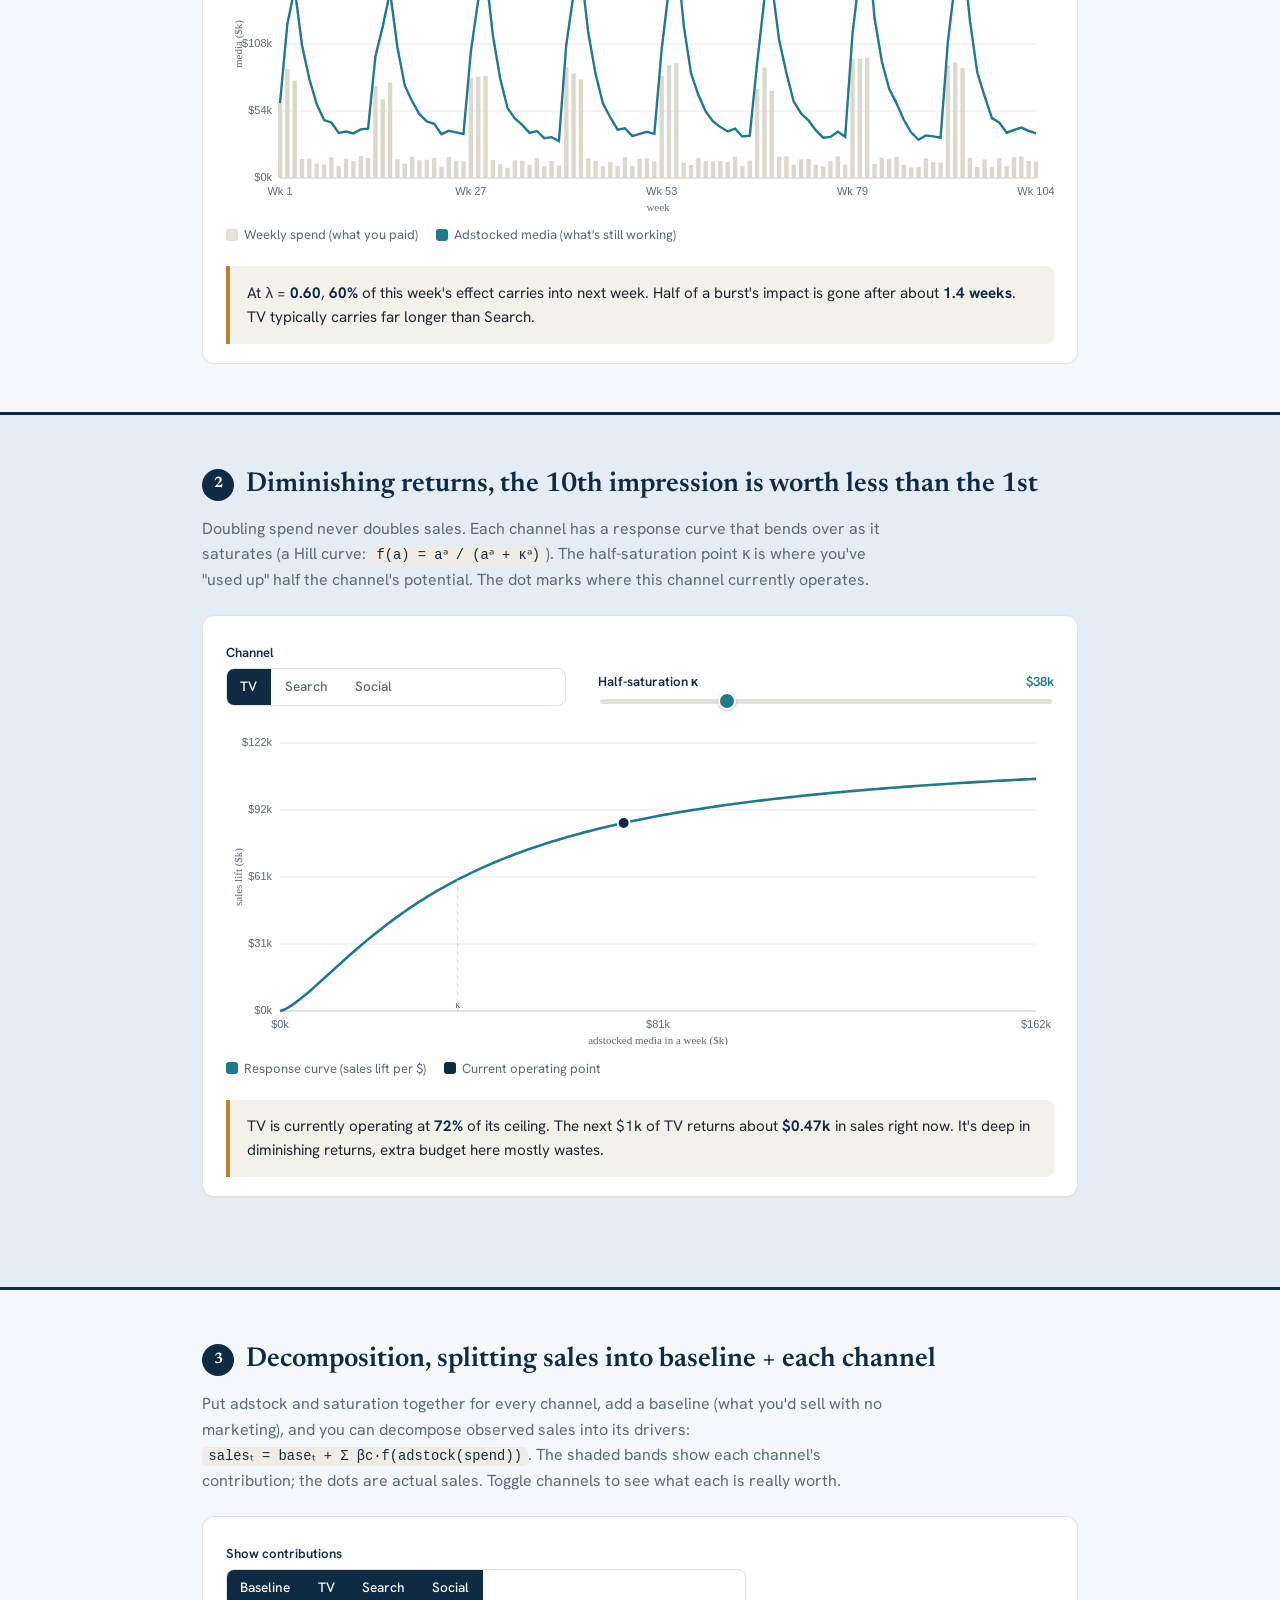
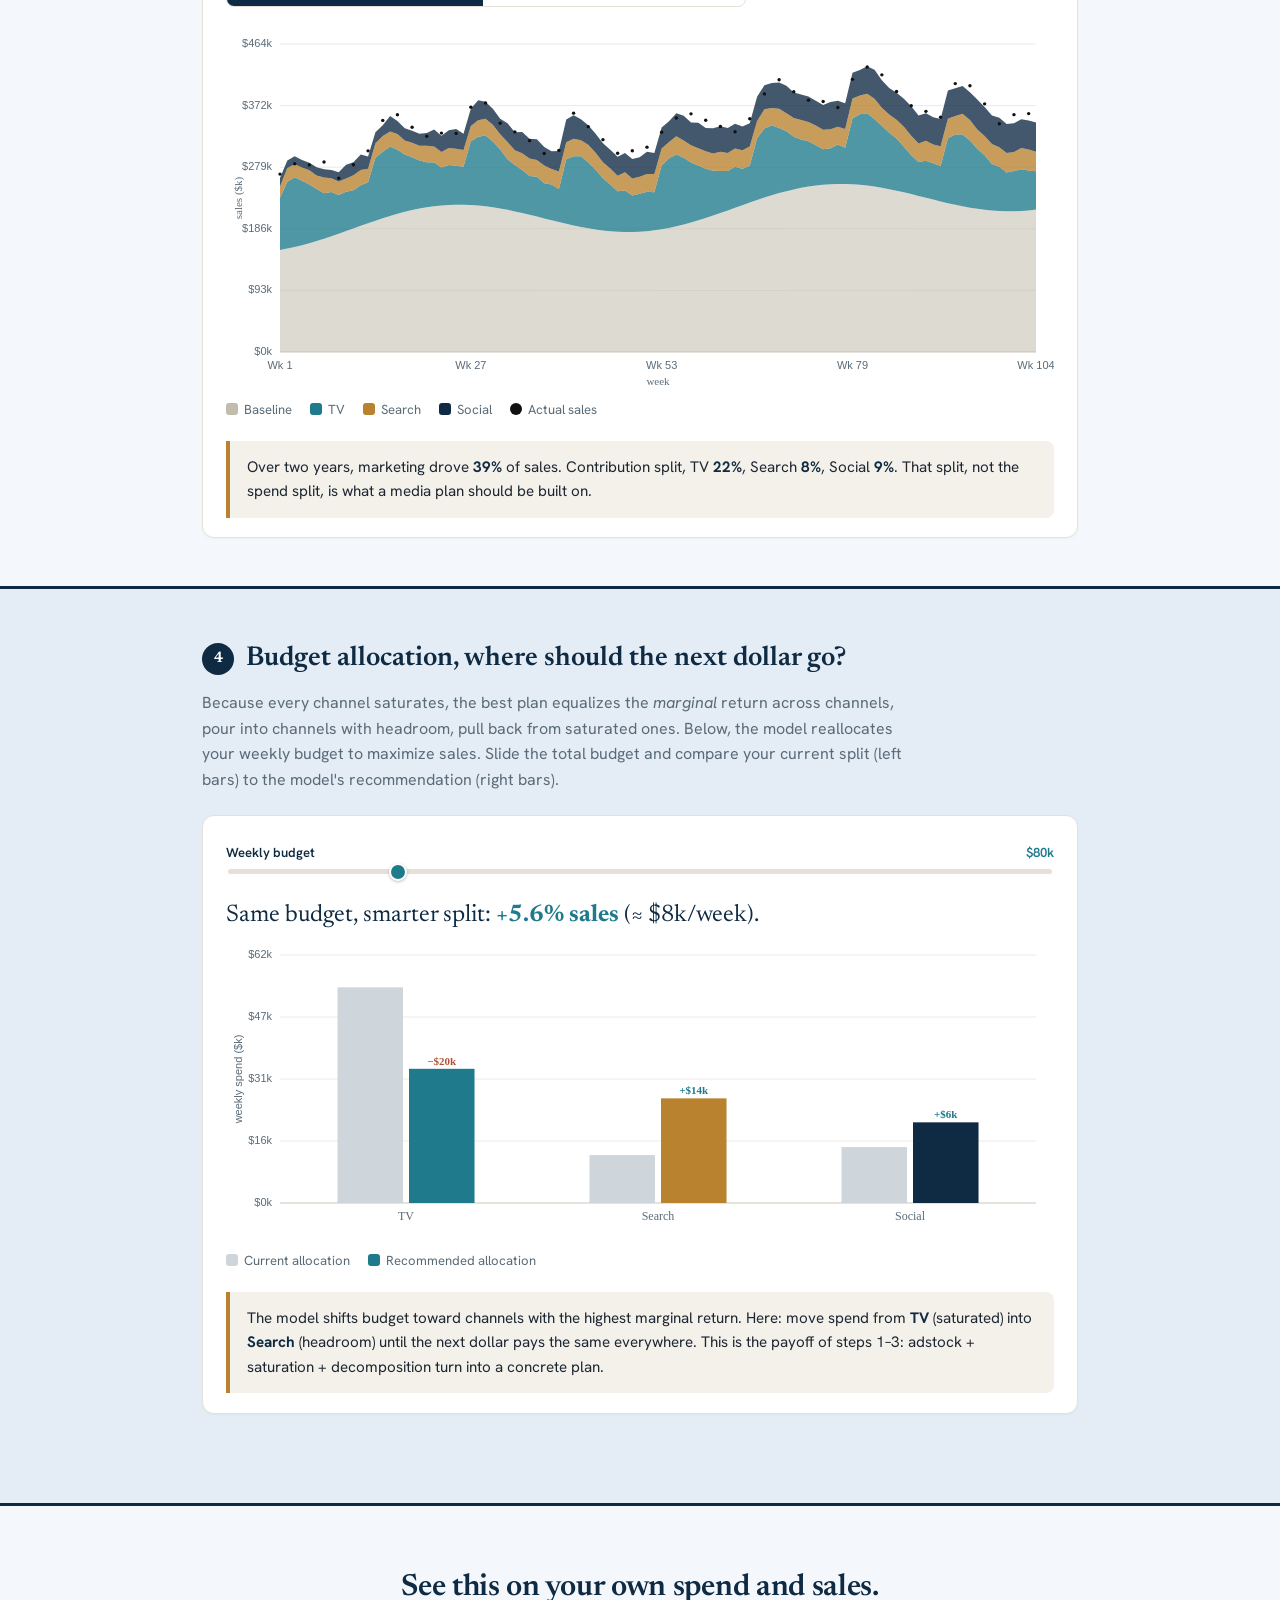
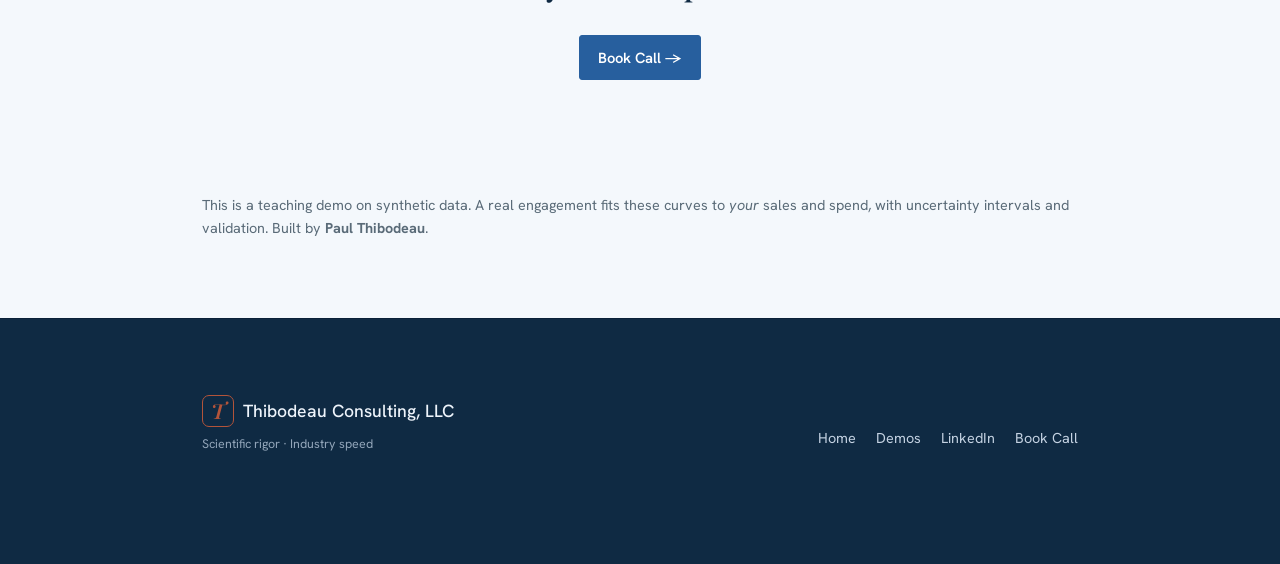
<file: demos/mmm_demo.html>
<!doctype html>
<html lang="en">
<head>
<meta charset="utf-8">
<meta name="viewport" content="width=device-width, initial-scale=1">
<title>Which marketing dollars actually drive revenue? · Thibodeau Consulting</title>
<meta name="description" content="Interactive demo: marketing-mix modeling from adstock and saturation to budget reallocation — see where the next dollar should go.">
<meta property="og:type" content="website">
<meta property="og:title" content="Which marketing dollars actually drive revenue? · Thibodeau Consulting">
<meta property="og:description" content="Interactive demo: marketing-mix modeling from adstock and saturation to budget reallocation — see where the next dollar should go.">
<meta property="og:url" content="https://www.phthibodeau.com/demos/mmm_demo.html">
<link rel="canonical" href="https://www.phthibodeau.com/demos/mmm_demo.html">
<meta property="og:image" content="https://www.phthibodeau.com/assets/headshot-casual.jpg">
<meta name="twitter:card" content="summary_large_image">
<meta name="twitter:title" content="Which marketing dollars actually drive revenue? · Thibodeau Consulting">
<meta name="twitter:description" content="Interactive demo: marketing-mix modeling from adstock and saturation to budget reallocation — see where the next dollar should go.">
<meta name="twitter:image" content="https://www.phthibodeau.com/assets/headshot-casual.jpg">
<link rel="preconnect" href="https://fonts.googleapis.com">
<link rel="preconnect" href="https://fonts.gstatic.com" crossorigin>
<link href="https://fonts.googleapis.com/css2?family=Hanken+Grotesk:wght@400;500;600;700&family=Inter:wght@400;500;600;700&family=Newsreader:opsz,wght@6..72,400;6..72,500;6..72,600&display=swap" rel="stylesheet">
<style>
:root{
  --navy:#0F2A43; --teal:#1F7A8C; --accent:#B9822F; --bg:#FBFAF7;
  --ink:#1c2733; --muted:#5a6b78; --line:#e6e1d8; --card:#ffffff;
  --tv:#1F7A8C; --search:#B9822F; --social:#0F2A43; --baseline:#c2bcae;
}
*{box-sizing:border-box}
html{scroll-behavior:smooth}
body{margin:0;background:var(--bg);color:var(--ink);
  font-family:"Inter",-apple-system,BlinkMacSystemFont,"Segoe UI",sans-serif;
  line-height:1.6;font-size:16px;-webkit-font-smoothing:antialiased}
.wrap{max-width:920px;margin:0 auto;padding:0 1.4rem}
header.hero{padding:4rem 0 2.4rem;border-bottom:1px solid var(--line)}
.eyebrow{font-size:.78rem;letter-spacing:.14em;text-transform:uppercase;color:var(--teal);font-weight:600;margin:0 0 1rem}
h1{font-family:"Newsreader",Georgia,serif;font-weight:600;font-size:2.5rem;line-height:1.12;color:var(--navy);margin:0 0 1rem;letter-spacing:.005em}
.lede{font-size:1.12rem;color:var(--muted);max-width:42rem;margin:0}
.wordmark{font-family:"Newsreader",serif;font-weight:600;color:var(--navy);font-size:1.05rem;margin:0 0 2rem}
.step{padding:3rem 0}
.step-num{display:inline-flex;align-items:center;justify-content:center;width:2rem;height:2rem;border-radius:999px;background:var(--navy);color:#fff;font-weight:600;font-size:.95rem;font-family:"Newsreader",serif;margin-right:.7rem;flex:none}
.step h2{font-family:"Newsreader",serif;font-weight:600;font-size:1.7rem;color:var(--navy);margin:0;display:flex;align-items:center}
.step .sub{color:var(--muted);margin:.6rem 0 1.4rem;max-width:44rem}
.card{background:var(--card);border:1px solid var(--line);border-radius:12px;padding:1.4rem 1.4rem 1.2rem;box-shadow:0 1px 2px rgba(15,42,67,.04)}
.controls{display:flex;flex-wrap:wrap;gap:1.4rem 2rem;margin:.2rem 0 1.2rem;align-items:flex-end}
.control{display:flex;flex-direction:column;gap:.3rem;min-width:200px;flex:1}
.control label{font-size:.82rem;font-weight:600;color:var(--navy);display:flex;justify-content:space-between;gap:1rem}
.control label .val{color:var(--teal);font-variant-numeric:tabular-nums}
input[type=range]{-webkit-appearance:none;appearance:none;height:5px;border-radius:5px;background:var(--line);outline:none}
input[type=range]::-webkit-slider-thumb{-webkit-appearance:none;width:18px;height:18px;border-radius:50%;background:var(--teal);cursor:pointer;border:2px solid #fff;box-shadow:0 1px 3px rgba(0,0,0,.25)}
input[type=range]::-moz-range-thumb{width:18px;height:18px;border-radius:50%;background:var(--teal);cursor:pointer;border:2px solid #fff}
.seg{display:inline-flex;border:1px solid var(--line);border-radius:8px;overflow:hidden}
.seg button{border:none;background:#fff;padding:.45rem .85rem;font:inherit;font-size:.85rem;font-weight:500;color:var(--muted);cursor:pointer}
.seg button.active{background:var(--navy);color:#fff}
.canvas-wrap{position:relative;width:100%}
canvas{width:100%;display:block}
.legend{display:flex;flex-wrap:wrap;gap:1.1rem;margin-top:.8rem;font-size:.82rem;color:var(--muted)}
.legend span{display:inline-flex;align-items:center;gap:.4rem}
.swatch{width:12px;height:12px;border-radius:3px;flex:none}
.takeaway{margin-top:1.3rem;padding:.9rem 1.1rem;background:#f4f1ea;border-left:4px solid var(--accent);border-radius:0 8px 8px 0;font-size:.95rem}
.takeaway strong{color:var(--navy)}
.headline-stat{font-family:"Newsreader",serif;font-size:1.5rem;color:var(--navy);margin:.2rem 0}
.headline-stat b{color:var(--teal)}
.eq{font-family:"SF Mono",ui-monospace,Menlo,monospace;font-size:.86rem;background:#f0ece3;padding:.15em .45em;border-radius:5px;color:var(--navy);white-space:nowrap}
footer{padding:2.6rem 0 4rem;color:var(--muted);font-size:.9rem}
footer a{color:var(--teal)}
@media(max-width:640px){h1{font-size:2rem}.step h2{font-size:1.4rem}.control{min-width:100%}.eq{font-size:.72rem;white-space:normal}}
.hero-grid{display:grid;grid-template-columns:1.4fr .9fr;gap:2.2rem;align-items:center}
.hero-cartoon{justify-self:end}
.hero-cartoon svg{display:block;width:100%;height:auto;max-width:340px}
@media(max-width:760px){.hero-grid{grid-template-columns:1fr}.hero-cartoon{display:none}}
</style>
<link rel="stylesheet" href="site.css">
<link rel="icon" type="image/svg+xml" href="../favicon.svg">
</head>
<body>
<header class="tc-header"><div class="tc-nav">
  <button class="tc-navtoggle" aria-label="Menu" aria-expanded="false" aria-controls="tcmenu"><svg viewBox="0 0 24 24" width="22" height="22" aria-hidden="true"><path d="M3 6h18M3 12h18M3 18h18" fill="none" stroke="currentColor" stroke-width="2" stroke-linecap="round"/></svg></button>
  <a href="../index.html" class="tc-wordmark"><span class="tmark">T</span><span class="wname">Thibodeau Consulting</span></a>
  <nav class="tc-navlinks" id="tcmenu">
    <a href="../index.html" class="hideable">Home</a>
    <a href="../about.html" class="hideable">About</a>
    <a href="../index.html#work" class="hideable">Services</a>
    <a href="../research.html" class="hideable">Research</a>
    <a href="../press.html" class="hideable">Press</a>
  </nav>
  <a href="https://calendar.app.google/qZos6tPyJv9uBDfz5" target="_blank" rel="noopener" class="tc-btn">Book Call <span class="arr">&rarr;</span></a>
</div></header>
<main>
<section class="band"><div class="wrap">
  <header class="hero">
    <div class="hero-grid">
      <div class="hero-copy">
        <p class="eyebrow">MMM &amp; Attribution</p>
        <h1>Which marketing dollars actually drive revenue?</h1>
        <p class="lede">Marketing-mix modeling (MMM) explains your sales using your spend: privacy-durable, no cookies, no user tracking.</p>
      </div>
      <div class="hero-cartoon" aria-hidden="true">
        <svg viewBox="0 0 360 220" xmlns="http://www.w3.org/2000/svg">
          <rect x="14" y="120" width="28" height="78" rx="3" fill="#1F7A8C"/>
          <rect x="50" y="92" width="28" height="106" rx="3" fill="#B9822F"/>
          <rect x="86" y="142" width="28" height="56" rx="3" fill="#0F2A43"/>
          <line x1="8" y1="198" x2="120" y2="198" stroke="#c2cbd4" stroke-width="2"/>
          <g stroke="#9aa6af" stroke-width="3" fill="none" stroke-linecap="round" stroke-linejoin="round">
            <line x1="138" y1="140" x2="178" y2="140"/>
            <polyline points="170,132 180,140 170,148"/>
          </g>
          <line x1="206" y1="40" x2="206" y2="198" stroke="#c2cbd4" stroke-width="2"/>
          <line x1="206" y1="198" x2="352" y2="198" stroke="#c2cbd4" stroke-width="2"/>
          <path d="M210 188 C 250 184, 270 96, 348 60" fill="none" stroke="#b3543a" stroke-width="4" stroke-linecap="round"/>
          <circle cx="348" cy="60" r="5.5" fill="#b3543a"/>
        </svg>
      </div>
    </div>
  </header>
</div></section>

<section class="band band-alt"><div class="wrap">
  <section class="howwe">
    <span class="eyebrow">How we'd work together</span>
    <div class="howwe-steps">
      <div class="howwe-step"><div class="n">01</div><h3>Scope call</h3><p>A free 30-minute call to map your data, your decisions, and where measurement is letting you down.</p></div>
      <div class="howwe-step"><div class="n">02</div><h3>Build the model</h3><p>A calibrated Bayesian marketing-mix model fit to your spend and sales, with uncertainty baked in.</p></div>
      <div class="howwe-step"><div class="n">03</div><h3>Validate</h3><p>Pressure-test against experiments, holdouts, or a known answer. Honest about what's solid and what isn't.</p></div>
      <div class="howwe-step"><div class="n">04</div><h3>Handoff</h3><p>A plain-language readout plus a tool or model your team keeps using, not a black box.</p></div>
    </div>
    <div class="howwe-optional">
      <div class="n">05</div>
      <div class="body"><h3>Ongoing review <span class="tag">Optional</span></h3><p>After handoff, I stay on to recalibrate the model as spend, channels, and seasonality shift, so it keeps reflecting reality.</p></div>
    </div>
    <div class="walkaway">
      <h3>What you walk away with</h3>
      <ul>
        <li>Calibrated Bayesian MMM</li>
        <li>Channel-level incrementality</li>
        <li>Budget scenario planner</li>
        <li>Validation against experiments</li>
      </ul>
      <p class="typ">Typical first engagement: 4-6 weeks from kickoff to a model your finance team can trust.</p>
    </div>
  </section>
</div></section>

<section class="band"><div class="wrap">
  <div class="howwe-seemethod">
    <span class="eyebrow">See the method at work</span>
    <p>Marketing-mix modeling rests on four ideas. Play with each one below; the data comes from a known "true" model, so you can watch the method recover the answer.</p>
  </div>
  <section class="step" id="adstock">
    <h2><span class="step-num">1</span>Adstock, advertising keeps working after you stop paying</h2>
    <p class="sub">A burst of spend doesn't all convert the week you pay for it. Awareness lingers and decays. Adstock smears each week's spend forward: <span class="eq">aₜ = xₜ + λ·aₜ₋₁</span>. Slide the carryover λ and watch the bars (raw spend) turn into the curve (effective, remembered media).</p>
    <div class="card">
      <div class="controls">
        <div class="control" style="max-width:340px">
          <label for="adChan">Channel</label>
          <div class="seg" id="adChan">
            <button data-ch="TV" class="active">TV</button>
            <button data-ch="Search">Search</button>
            <button data-ch="Social">Social</button>
          </div>
        </div>
        <div class="control">
          <label for="adLambda">Carryover λ <span class="val" id="adLambdaV">0.60</span></label>
          <input type="range" id="adLambda" min="0" max="0.9" step="0.01" value="0.6">
        </div>
      </div>
      <div class="canvas-wrap"><canvas id="cAdstock" height="320" role="img" aria-label="Chart of weekly media spend as bars with an adstock curve showing how each week's spend carries over and decays in later weeks"></canvas></div>
      <div class="legend">
        <span><span class="swatch" style="background:var(--line)"></span>Weekly spend (what you paid)</span>
        <span><span class="swatch" style="background:var(--teal)"></span>Adstocked media (what's still working)</span>
      </div>
      <div class="takeaway" id="adTake"></div>
    </div>
  </section>
</div></section>

<section class="band band-alt"><div class="wrap">
  <section class="step" id="saturation">
    <h2><span class="step-num">2</span>Diminishing returns, the 10th impression is worth less than the 1st</h2>
    <p class="sub">Doubling spend never doubles sales. Each channel has a response curve that bends over as it saturates (a Hill curve: <span class="eq">f(a) = aᵃ / (aᵃ + κᵃ)</span>). The half-saturation point κ is where you've "used up" half the channel's potential. The dot marks where this channel currently operates.</p>
    <div class="card">
      <div class="controls">
        <div class="control" style="max-width:340px">
          <label>Channel</label>
          <div class="seg" id="satChan">
            <button data-ch="TV" class="active">TV</button>
            <button data-ch="Search">Search</button>
            <button data-ch="Social">Social</button>
          </div>
        </div>
        <div class="control">
          <label for="satK">Half-saturation κ <span class="val" id="satKV"></span></label>
          <input type="range" id="satK" min="10" max="120" step="1" value="40">
        </div>
      </div>
      <div class="canvas-wrap"><canvas id="cSat" height="320" role="img" aria-label="Saturation curve of sales lift versus adstocked media spend, bending flat at higher spend, with a dot marking the channel's current operating point"></canvas></div>
      <div class="legend">
        <span><span class="swatch" style="background:var(--teal)"></span>Response curve (sales lift per $)</span>
        <span><span class="swatch" style="background:var(--navy)"></span>Current operating point</span>
      </div>
      <div class="takeaway" id="satTake"></div>
    </div>
  </section>
</div></section>

<section class="band"><div class="wrap">
  <section class="step" id="decomp">
    <h2><span class="step-num">3</span>Decomposition, splitting sales into baseline + each channel</h2>
    <p class="sub">Put adstock and saturation together for every channel, add a baseline (what you'd sell with no marketing), and you can decompose observed sales into its drivers: <span class="eq">salesₜ = baseₜ + Σ βc·f(adstock(spend))</span>. The shaded bands show each channel's contribution; the dots are actual sales. Toggle channels to see what each is really worth.</p>
    <div class="card">
      <div class="controls">
        <div class="control" style="max-width:520px">
          <label>Show contributions</label>
          <div class="seg" id="decToggle">
            <button data-k="baseline" class="active">Baseline</button>
            <button data-k="TV" class="active">TV</button>
            <button data-k="Search" class="active">Search</button>
            <button data-k="Social" class="active">Social</button>
          </div>
        </div>
      </div>
      <div class="canvas-wrap"><canvas id="cDecomp" height="360" role="img" aria-label="Stacked area chart decomposing weekly sales into baseline plus TV, Search, and Social contributions, with dots showing actual sales"></canvas></div>
      <div class="legend">
        <span><span class="swatch" style="background:var(--baseline)"></span>Baseline</span>
        <span><span class="swatch" style="background:var(--tv)"></span>TV</span>
        <span><span class="swatch" style="background:var(--search)"></span>Search</span>
        <span><span class="swatch" style="background:var(--social)"></span>Social</span>
        <span><span class="swatch" style="background:#111;border-radius:50%"></span>Actual sales</span>
      </div>
      <div class="takeaway" id="decTake"></div>
    </div>
  </section>
</div></section>

<section class="band band-alt"><div class="wrap">
  <section class="step" id="budget">
    <h2><span class="step-num">4</span>Budget allocation, where should the next dollar go?</h2>
    <p class="sub">Because every channel saturates, the best plan equalizes the <em>marginal</em> return across channels, pour into channels with headroom, pull back from saturated ones. Below, the model reallocates your weekly budget to maximize sales. Slide the total budget and compare your current split (left bars) to the model's recommendation (right bars).</p>
    <div class="card">
      <div class="controls">
        <div class="control">
          <label for="budTotal">Weekly budget <span class="val" id="budTotalV"></span></label>
          <input type="range" id="budTotal" min="40" max="240" step="2" value="100">
        </div>
      </div>
      <p class="headline-stat" id="budHeadline"></p>
      <div class="canvas-wrap"><canvas id="cBudget" height="300" role="img" aria-label="Paired bar chart comparing the current budget allocation to the model's recommended allocation for each channel"></canvas></div>
      <div class="legend">
        <span><span class="swatch" style="background:#cfd6db"></span>Current allocation</span>
        <span><span class="swatch" style="background:var(--teal)"></span>Recommended allocation</span>
      </div>
      <div class="takeaway" id="budTake"></div>
    </div>
  </section>
</div></section>

<section class="band cta-band"><div class="wrap">
  <h2>See this on your own spend and sales.</h2>
  <a class="btn" href="https://calendar.app.google/qZos6tPyJv9uBDfz5" target="_blank" rel="noopener">Book Call →</a>
</div></section>

</main>
<div class="wrap"><footer>
  <p>This is a teaching demo on synthetic data. A real engagement fits these curves to <em>your</em> sales and spend, with uncertainty intervals and validation. Built by <strong>Paul Thibodeau</strong>.</p>
</footer></div>

<script>
/* ---------- deterministic synthetic data ---------- */
function mulberry32(a){return function(){a|=0;a=a+0x6D2B79F5|0;let t=Math.imul(a^a>>>15,1|a);t=t+Math.imul(t^t>>>7,61|t)^t;return((t^t>>>14)>>>0)/4294967296}}
const rng=mulberry32(7);
const N=104;                       // weeks (~2 years)
const CH=["TV","Search","Social"];
const COL={TV:"#1F7A8C",Search:"#B9822F",Social:"#0F2A43"};

// "true" parameters the demo will recover
const TRUE={
  TV:    {decay:0.60, kappa:38, alpha:1.4, beta:120},   // big, high carryover, saturates early
  Search:{decay:0.10, kappa:70, alpha:1.2, beta:95},    // responsive, lots of headroom
  Social:{decay:0.40, kappa:34, alpha:1.5, beta:70}
};

// weekly spend series ($k)
const spend={TV:[],Search:[],Social:[]};
for(let t=0;t<N;t++){
  // TV: flighted bursts
  const burst = (t%13<3)? 60+rng()*40 : 8+rng()*10;
  spend.TV.push(burst);
  // Search: steady with slow growth + small noise
  spend.Search.push(22 + t*0.12 + (rng()-0.5)*6);
  // Social: ramps up over time, choppy
  spend.Social.push(6 + t*0.22 + Math.max(0,(rng()-0.5)*14));
}

// transforms
function adstockSeries(x,decay){const a=[];let prev=x[0];a.push(prev);for(let t=1;t<x.length;t++){prev=x[t]+decay*prev;a.push(prev)}return a}
function hill(a,k,al){const ax=Math.pow(Math.max(a,0),al);return ax/(ax+Math.pow(k,al))}

// true contributions + baseline + sales (generated once)
const trueAdstock={},contrib={};
for(const c of CH){
  trueAdstock[c]=adstockSeries(spend[c],TRUE[c].decay);
  contrib[c]=trueAdstock[c].map(a=>TRUE[c].beta*hill(a,TRUE[c].kappa,TRUE[c].alpha));
}
const baseline=[],sales=[];
for(let t=0;t<N;t++){
  const trend=180+t*0.6;
  const seasonal=28*Math.sin(2*Math.PI*t/52 - 1.2);
  const b=trend+seasonal;
  baseline.push(b);
  let s=b; for(const c of CH) s+=contrib[c][t];
  s+= (rng()-0.5)*26;            // noise
  sales.push(s);
}

/* ---------- canvas plotting helpers ---------- */
function setup(cv,cssH){
  const dpr=window.devicePixelRatio||1;
  const w=cv.clientWidth||cv.parentElement.clientWidth;
  cv.width=w*dpr; cv.height=cssH*dpr;
  cv.style.height=cssH+"px";
  const ctx=cv.getContext("2d"); ctx.setTransform(dpr,0,0,dpr,0,0);
  return {ctx,w,h:cssH};
}
const M={l:54,r:18,t:18,b:34};
function axes(ctx,w,h,xmin,xmax,ymin,ymax,opt={}){
  const px=x=>M.l+(x-xmin)/(xmax-xmin)*(w-M.l-M.r);
  const py=y=>h-M.b-(y-ymin)/(ymax-ymin)*(h-M.t-M.b);
  ctx.strokeStyle="#eceae3";ctx.lineWidth=1;ctx.fillStyle="#5a6b78";
  ctx.font="11px Inter, sans-serif";ctx.textBaseline="middle";
  const yt=opt.yticks||5;
  for(let i=0;i<=yt;i++){const yv=ymin+(ymax-ymin)*i/yt;const Y=py(yv);
    ctx.beginPath();ctx.moveTo(M.l,Y);ctx.lineTo(w-M.r,Y);ctx.stroke();
    ctx.textAlign="right";ctx.fillText(opt.yfmt?opt.yfmt(yv):Math.round(yv),M.l-8,Y);}
  // x baseline
  ctx.strokeStyle="#d8d3c8";ctx.beginPath();ctx.moveTo(M.l,py(ymin));ctx.lineTo(w-M.r,py(ymin));ctx.stroke();
  if(opt.xlabels){ctx.fillStyle="#5a6b78";ctx.textAlign="center";
    opt.xlabels.forEach(([xv,lab])=>ctx.fillText(lab,px(xv),h-M.b+14));}
  if(opt.xtitle){ctx.fillStyle="#5a6b78";ctx.textAlign="center";ctx.font="11px Inter";ctx.fillText(opt.xtitle,(M.l+w-M.r)/2,h-4);}
  if(opt.ytitle){ctx.save();ctx.translate(13,(M.t+h-M.b)/2);ctx.rotate(-Math.PI/2);ctx.fillStyle="#5a6b78";ctx.textAlign="center";ctx.fillText(opt.ytitle,0,0);ctx.restore();}
  return {px,py};
}
const fmtK=v=>"$"+Math.round(v)+"k";

/* ---------- STEP 1: adstock ---------- */
let adState={ch:"TV",lambda:0.6};
function drawAdstock(){
  const cv=document.getElementById("cAdstock");const {ctx,w,h}=setup(cv,320);
  const x=spend[adState.ch];const a=adstockSeries(x,adState.lambda);
  const ymax=Math.max(...x,...a)*1.1;
  const {px,py}=axes(ctx,w,h,0,N-1,0,ymax,{yticks:4,yfmt:fmtK,
    xlabels:[[0,"Wk 1"],[26,"Wk 27"],[52,"Wk 53"],[78,"Wk 79"],[103,"Wk 104"]],
    xtitle:"week", ytitle:"media ($k)"});
  // spend bars
  const bw=Math.max(1,(w-M.l-M.r)/N*0.6);
  ctx.fillStyle="#ddd8cd";
  for(let t=0;t<N;t++){const X=px(t);ctx.fillRect(X-bw/2,py(x[t]),bw,py(0)-py(x[t]));}
  // adstock line
  ctx.strokeStyle=COL[adState.ch];ctx.lineWidth=2.4;ctx.beginPath();
  for(let t=0;t<N;t++){const X=px(t),Y=py(a[t]);t?ctx.lineTo(X,Y):ctx.moveTo(X,Y);}ctx.stroke();
  // takeaway: half-life
  const hl=adState.lambda<=0?0:Math.log(0.5)/Math.log(adState.lambda);
  const pctNextWeek=Math.round(adState.lambda*100);
  document.getElementById("adTake").innerHTML=
    `At λ = <strong>${adState.lambda.toFixed(2)}</strong>, <strong>${pctNextWeek}%</strong> of this week's effect carries into next week. `+
    (hl>0?`Half of a burst's impact is gone after about <strong>${hl.toFixed(1)} weeks</strong>. `:`With λ = 0 there's no carryover, spend works only the week you pay. `)+
    `TV typically carries far longer than Search.`;
}

/* ---------- STEP 2: saturation ---------- */
let satState={ch:"TV",k:TRUE.TV.kappa};
function drawSat(){
  const cv=document.getElementById("cSat");const {ctx,w,h}=setup(cv,320);
  const c=satState.ch;const al=TRUE[c].alpha;const beta=TRUE[c].beta;
  const avgAd=trueAdstock[c].reduce((s,v)=>s+v,0)/N;      // operating point
  const xmax=Math.max(avgAd*2.2, satState.k*2.2);
  const ymax=beta*1.02;
  const {px,py}=axes(ctx,w,h,0,xmax,0,ymax,{yticks:4,yfmt:fmtK,
    xlabels:[[0,"$0k"],[xmax/2,fmtK(xmax/2)],[xmax,fmtK(xmax)]],
    xtitle:"adstocked media in a week ($k)", ytitle:"sales lift ($k)"});
  // curve
  ctx.strokeStyle=COL[c];ctx.lineWidth=2.6;ctx.beginPath();
  for(let i=0;i<=200;i++){const xv=xmax*i/200;const yv=beta*hill(xv,satState.k,al);
    const X=px(xv),Y=py(yv);i?ctx.lineTo(X,Y):ctx.moveTo(X,Y);}ctx.stroke();
  // half-sat marker
  ctx.strokeStyle="#d8d3c8";ctx.setLineDash([4,4]);ctx.lineWidth=1;
  ctx.beginPath();ctx.moveTo(px(satState.k),py(0));ctx.lineTo(px(satState.k),py(beta*hill(satState.k,satState.k,al)));ctx.stroke();ctx.setLineDash([]);
  ctx.fillStyle="#5a6b78";ctx.font="10px Inter";ctx.textAlign="center";ctx.fillText("κ",px(satState.k),py(0)-6);
  // operating point
  const oy=beta*hill(avgAd,satState.k,al);
  ctx.fillStyle=COL.Social=="#0F2A43"?"#0F2A43":"#0F2A43";
  ctx.beginPath();ctx.arc(px(avgAd),py(oy),6,0,7);ctx.fill();
  ctx.strokeStyle="#fff";ctx.lineWidth=2;ctx.stroke();
  // marginal return at operating point (slope, per $1k)
  const dx=0.5;const slope=(beta*hill(avgAd+dx,satState.k,al)-beta*hill(avgAd-dx,satState.k,al))/(2*dx);
  const usedPct=Math.round(hill(avgAd,satState.k,al)*100);
  document.getElementById("satKV").textContent=fmtK(satState.k);
  document.getElementById("satTake").innerHTML=
    `${c} is currently operating at <strong>${usedPct}%</strong> of its ceiling. The next $1k of ${c} returns about <strong>$${slope.toFixed(2)}k</strong> in sales right now. `+
    (usedPct>65?`It's deep in diminishing returns, extra budget here mostly wastes.`:`There's real headroom, this channel can absorb more spend efficiently.`);
}

/* ---------- STEP 3: decomposition (stacked area) ---------- */
let decShow={baseline:true,TV:true,Search:true,Social:true};
function drawDecomp(){
  const cv=document.getElementById("cDecomp");const {ctx,w,h}=setup(cv,360);
  const ymax=Math.max(...sales)*1.08;
  const {px,py}=axes(ctx,w,h,0,N-1,0,ymax,{yticks:5,yfmt:fmtK,
    xlabels:[[0,"Wk 1"],[26,"Wk 27"],[52,"Wk 53"],[78,"Wk 79"],[103,"Wk 104"]],
    xtitle:"week", ytitle:"sales ($k)"});
  const layers=[];
  if(decShow.baseline) layers.push({k:"baseline",col:"#c2bcae",data:baseline});
  for(const c of CH) if(decShow[c]) layers.push({k:c,col:COL[c],data:contrib[c]});
  // cumulative stack
  const cum=new Array(N).fill(0);
  for(const L of layers){
    ctx.beginPath();
    for(let t=0;t<N;t++){const X=px(t),Y=py(cum[t]+L.data[t]);t?ctx.lineTo(X,Y):ctx.moveTo(X,Y);}
    for(let t=N-1;t>=0;t--){const X=px(t),Y=py(cum[t]);ctx.lineTo(X,Y);}
    ctx.closePath();ctx.fillStyle=L.col;ctx.globalAlpha=L.k=="baseline"?0.55:0.78;ctx.fill();ctx.globalAlpha=1;
    for(let t=0;t<N;t++)cum[t]+=L.data[t];
  }
  // actual sales dots
  ctx.fillStyle="#111";
  for(let t=0;t<N;t+=2){ctx.beginPath();ctx.arc(px(t),py(sales[t]),1.7,0,7);ctx.fill();}
  // totals for takeaway
  const tot=sales.reduce((s,v)=>s+v,0);
  const cTot={};for(const c of CH)cTot[c]=contrib[c].reduce((s,v)=>s+v,0);
  const baseTot=baseline.reduce((s,v)=>s+v,0);
  const pct=v=>Math.round(v/tot*100);
  document.getElementById("decTake").innerHTML=
    `Over two years, marketing drove <strong>${100-pct(baseTot)}%</strong> of sales. `+
    `Contribution split, TV <strong>${pct(cTot.TV)}%</strong>, Search <strong>${pct(cTot.Search)}%</strong>, Social <strong>${pct(cTot.Social)}%</strong>. `+
    `That split, not the spend split, is what a media plan should be built on.`;
}

/* ---------- STEP 4: budget optimization (greedy water-filling) ---------- */
// Response curves in spend-space (saturation already absorbs adstock carryover, the way a
// fitted MMM expresses it). TV is over-invested at its current spend; Search has headroom.
const BUD_RESP={TV:{beta:140,kappa:16,alpha:1},Search:{beta:120,kappa:70,alpha:1},Social:{beta:75,kappa:28,alpha:1}};
const CUR_ALLOC={TV:54,Search:12,Social:14};
const CUR_TOTAL=CH.reduce((s,c)=>s+CUR_ALLOC[c],0); // 80
function weeklyResp(c,s){const p=BUD_RESP[c];return p.beta*hill(s,p.kappa,p.alpha);} // sales lift from weekly spend
function optimize(total){
  const alloc={TV:0,Search:0,Social:0};const STEPS=400;const inc=total/STEPS;
  for(let i=0;i<STEPS;i++){
    let best=null,bestG=-1;
    for(const c of CH){const g=weeklyResp(c,alloc[c]+inc)-weeklyResp(c,alloc[c]);if(g>bestG){bestG=g;best=c;}}
    alloc[best]+=inc;
  }
  return alloc;
}
function drawBudget(){
  const total=+document.getElementById("budTotal").value;
  document.getElementById("budTotalV").textContent=fmtK(total);
  // current allocation scaled to chosen total (keep current proportions)
  const cur={};for(const c of CH)cur[c]=CUR_ALLOC[c]/CUR_TOTAL*total;
  const opt=optimize(total);
  const curSales=CH.reduce((s,c)=>s+weeklyResp(c,cur[c]),0);
  const optSales=CH.reduce((s,c)=>s+weeklyResp(c,opt[c]),0);
  const lift=(optSales-curSales);
  const liftPct=curSales>0?(lift/curSales*100):0;

  const cv=document.getElementById("cBudget");const {ctx,w,h}=setup(cv,300);
  const ymax=Math.max(...CH.map(c=>Math.max(cur[c],opt[c])))*1.15;
  const {px,py}=axes(ctx,w,h,0,1,0,ymax,{yticks:4,yfmt:fmtK,ytitle:"weekly spend ($k)"});
  const groupW=(w-M.l-M.r)/CH.length;
  CH.forEach((c,i)=>{
    const cx=M.l+groupW*(i+0.5);
    const bw=groupW*0.26;
    // current (gray) left, recommended (teal) right
    ctx.fillStyle="#cfd6db";ctx.fillRect(cx-bw-3,py(cur[c]),bw,py(0)-py(cur[c]));
    ctx.fillStyle=COL[c];ctx.fillRect(cx+3,py(opt[c]),bw,py(0)-py(opt[c]));
    ctx.fillStyle="#5a6b78";ctx.font="12px Inter";ctx.textAlign="center";
    ctx.fillText(c,cx,h-M.b+14);
    // delta label
    const d=opt[c]-cur[c];const dl=(d>=0?"+$":"−$")+Math.round(Math.abs(d))+"k";
    ctx.fillStyle=d>=0?"#1F7A8C":"#b3543a";ctx.font="600 11px Inter";
    ctx.fillText(dl,cx+3+bw/2,py(opt[c])-7);
  });
  document.getElementById("budHeadline").innerHTML=
    liftPct>0.5?`Same budget, smarter split: <b>+${liftPct.toFixed(1)}% sales</b> (≈ ${fmtK(lift)}/week).`
               :`At this budget the current split is already near-optimal.`;
  // recommendation text
  const moves=CH.map(c=>({c,d:opt[c]-cur[c]})).sort((a,b)=>a.d-b.d);
  const from=moves[0],to=moves[moves.length-1];
  document.getElementById("budTake").innerHTML=
    `The model shifts budget toward channels with the highest marginal return. `+
    (Math.abs(from.d)>1?`Here: move spend from <strong>${from.c}</strong> (saturated) into <strong>${to.c}</strong> (headroom) until the next dollar pays the same everywhere.`:`Allocations are balanced at this budget level.`)+
    ` This is the payoff of steps 1–3: adstock + saturation + decomposition turn into a concrete plan.`;
}

/* ---------- wiring ---------- */
function bindSeg(id,cb){document.querySelectorAll("#"+id+" button").forEach(b=>b.addEventListener("click",()=>{
  if(id==="decToggle"){b.classList.toggle("active");}
  else{document.querySelectorAll("#"+id+" button").forEach(x=>x.classList.remove("active"));b.classList.add("active");}
  cb(b);}));}

bindSeg("adChan",b=>{adState.ch=b.dataset.ch;drawAdstock();});
document.getElementById("adLambda").addEventListener("input",e=>{adState.lambda=+e.target.value;document.getElementById("adLambdaV").textContent=adState.lambda.toFixed(2);drawAdstock();});

bindSeg("satChan",b=>{satState.ch=b.dataset.ch;satState.k=TRUE[b.dataset.ch].kappa;document.getElementById("satK").value=satState.k;drawSat();});
document.getElementById("satK").addEventListener("input",e=>{satState.k=+e.target.value;drawSat();});

bindSeg("decToggle",b=>{decShow[b.dataset.k]=b.classList.contains("active");drawDecomp();});

document.getElementById("budTotal").addEventListener("input",drawBudget);

function drawAll(){drawAdstock();drawSat();drawDecomp();drawBudget();}
window.addEventListener("resize",()=>{clearTimeout(window._rt);window._rt=setTimeout(drawAll,120);});
// set initial budget slider to current total
document.getElementById("budTotal").value=CUR_TOTAL;
drawAll();
</script>

<footer class="tc-footer"><div class="tc-foot">
  <div><a href="../index.html" class="tc-wordmark"><span class="tmark">T</span><span class="wname">Thibodeau Consulting, LLC</span></a><div class="tc-fine">Scientific rigor · Industry speed</div></div>
  <nav class="tc-links">
    <a href="../index.html">Home</a>
    <a href="../index.html#work">Demos</a>
    <a href="https://www.linkedin.com/in/paulhthibodeau/" target="_blank" rel="noopener">LinkedIn</a>
    <a href="https://calendar.app.google/qZos6tPyJv9uBDfz5" target="_blank" rel="noopener">Book Call</a>
  </nav>
</div></footer>
<script>
(function(){var t=document.querySelector('.tc-navtoggle'),h=document.querySelector('.tc-header');if(!t||!h)return;function c(){t.setAttribute('aria-expanded','false');h.classList.remove('nav-open');}t.addEventListener('click',function(e){e.stopPropagation();var o=t.getAttribute('aria-expanded')==='true';t.setAttribute('aria-expanded',String(!o));h.classList.toggle('nav-open',!o);});h.querySelectorAll('.tc-navlinks a').forEach(function(a){a.addEventListener('click',c);});document.addEventListener('click',function(e){if(!h.contains(e.target))c();});document.addEventListener('keydown',function(e){if(e.key==='Escape')c();});})();
</script>
</body>
</html>
</file>
<file: assets/main.css>
:root{
    --paper:#f4ede0;
    --paper-2:#ebe1cd;
    --surface:#fffdf8;
    --ink:#221d17;
    --ink-2:#5e554a;
    --ink-3:#736857;
    --line:#e1d8c4;
    --line-2:#cec2a9;
    --accent:#0F2A43;
    --gold:#b3543a;
    --gold-soft:#f1dbd3;
    --font-display:'Newsreader', Georgia, serif;
    --font-body:'Hanken Grotesk', system-ui, sans-serif;
    --maxw:1120px;
  }
  html[data-headline="spectral"]{--font-display:'Spectral', Georgia, serif;}
  html[data-headline="hanken"]{--font-display:'Hanken Grotesk', sans-serif;}
  html[data-paper="cool"]{--paper:#eef0f1;--paper-2:#e3e7ea;--surface:#ffffff;--line:#dde1e4;--line-2:#c8cfd4;}
  html[data-paper="white"]{--paper:#ffffff;--paper-2:#f4f3f0;--surface:#ffffff;--line:#e8e6e0;--line-2:#d6d3cb;}
  html[data-paper="sage"]{--paper:#e9ece2;--paper-2:#dde2d3;--surface:#fbfcf8;--line:#dadfce;--line-2:#c3cbb1;}
  html[data-paper="blush"]{--paper:#f3e9e4;--paper-2:#ecddd4;--surface:#fffaf6;--line:#e6d6cc;--line-2:#d6c0b3;}
  html[data-paper="slate"]{--paper:#e7e8ea;--paper-2:#dcdee2;--surface:#fbfbfc;--line:#d6d8dd;--line-2:#bfc3cb;}

  *{box-sizing:border-box}
  .sr-only{position:absolute;width:1px;height:1px;padding:0;margin:-1px;overflow:hidden;clip:rect(0,0,0,0);white-space:nowrap;border:0}
  html{scroll-behavior:smooth}
  body{
    margin:0;
    font-family:var(--font-body);
    background:#f4f8fc;
    color:var(--ink);
    line-height:1.6;
    -webkit-font-smoothing:antialiased;
    text-rendering:optimizeLegibility;
  }
  a{color:inherit}
  a:focus-visible,button:focus-visible,.btn:focus-visible{outline:2px solid #275f9e;outline-offset:3px}
  ::selection{background:var(--gold-soft)}

  .wrap{max-width:var(--maxw);margin:0 auto;padding:0 40px}
  section{position:relative}

  /* ---------- type ---------- */
  .eyebrow{
    font-family:var(--font-body);font-weight:600;font-size:.9rem;
    letter-spacing:.2em;text-transform:uppercase;color:var(--accent);
    display:inline-flex;align-items:center;gap:14px;
  }
  .eyebrow::before{content:"";width:34px;height:1.5px;background:var(--accent);display:inline-block;opacity:.65}
  .display{font-family:var(--font-display);font-weight:500;line-height:1.02;letter-spacing:-.015em;color:var(--ink);margin:0}
  .display em{font-style:italic;font-weight:400}
  h1.display{font-size:clamp(2.7rem,5.2vw,4.3rem)}
  h2.display{font-size:clamp(1.9rem,3vw,2.6rem)}
  .lede{font-size:1.18rem;color:var(--ink-2);line-height:1.55;max-width:36em}
  .kicker{font-family:var(--font-body);font-weight:600;font-size:.7rem;letter-spacing:.18em;text-transform:uppercase;color:var(--ink-3)}

  /* ---------- buttons ---------- */
  .btn{
    display:inline-flex;align-items:center;gap:.5em;white-space:nowrap;
    font-family:var(--font-body);font-weight:600;font-size:.95rem;
    padding:.78em 1.35em;border-radius:2px;cursor:pointer;text-decoration:none;
    border:1px solid var(--accent);transition:.18s ease;
  }
  .btn .arr{transition:transform .18s ease}
  .btn:hover .arr{transform:translateX(3px)}
  .btn-primary{background:#275f9e;border-color:#275f9e;color:#fff}
  .btn-primary:hover{background:#0F2A43;border-color:#0F2A43}
  .btn-ghost{background:transparent;color:var(--ink);border-color:var(--line-2)}
  .btn-ghost:hover{border-color:var(--ink);background:var(--surface)}
  .btn-sm{font-size:.86rem;padding:.6em 1.05em}
  .btns{display:flex;gap:14px;flex-wrap:wrap;align-items:center}

  /* ---------- nav ---------- */
  header{
    position:sticky;top:0;z-index:40;background:color-mix(in srgb,#0F2A43 95%, transparent);
    backdrop-filter:blur(8px);border-bottom:1px solid #0a2138;
  }
  header .wordmark{color:#eef4fb;font-size:clamp(1.04rem,2.6vw,1.35rem)}
  header .btn-primary{background:#e8f1fb;border-color:#e8f1fb;color:#0F2A43}
  header .btn-primary:hover{background:#ffffff;border-color:#ffffff}
  .nav{display:flex;align-items:center;gap:16px;height:64px}
  .wordmark{font-family:var(--font-display);font-weight:500;font-size:1.5rem;letter-spacing:-.01em;text-decoration:none;color:var(--ink);white-space:nowrap}
  .wordmark .dot{color:var(--accent)}
  .wordmark .llc{color:var(--accent);font-weight:600;font-size:.62em;letter-spacing:.08em;vertical-align:.08em;margin-left:.18em}
  .brand{display:flex;align-items:center;gap:11px;text-decoration:none}
  .xbl{position:relative;display:grid;place-items:center;width:40px;height:40px;flex:none;color:var(--accent)}
  .xbl svg{position:absolute;inset:0;width:100%;height:100%;overflow:visible}
  .xbl .xb-x{position:relative;z-index:1;font-family:'EB Garamond',Georgia,serif;font-style:italic;font-weight:400;font-size:20px;line-height:.74;color:var(--accent);transform:translateY(-5%)}
  .xbl .xb-x::before{content:"";position:absolute;left:6%;right:-3%;top:.13em;height:.052em;background:currentColor;border-radius:1px}
  .xbl.sm{width:34px;height:34px}.xbl.sm .xb-x{font-size:17px}
  .brand .wordmark{color:var(--accent);font-size:1.4rem}
  .navlinks{display:flex;align-items:center;gap:24px;margin-left:auto}
  .tc-book{margin-left:24px}
  .navtoggle{display:none;align-items:center;justify-content:center;width:40px;height:40px;margin-left:-6px;padding:0;background:none;border:0;color:#c4d2e2;cursor:pointer;border-radius:6px}
  .navtoggle:hover{color:#fff;background:rgba(255,255,255,.08)}
  .navlinks a:not(.btn){font-size:.92rem;font-weight:500;color:#c4d2e2;text-decoration:none;position:relative;padding:4px 0}
  .navlinks a:not(.btn)::after{content:"";position:absolute;left:0;right:100%;bottom:-2px;height:1.5px;background:#8fb6e6;transition:right .22s ease}
  .navlinks a:not(.btn):hover{color:#ffffff}
  .navlinks a:not(.btn):hover::after{right:0}
  @media(max-width:820px){
    .navtoggle{display:inline-flex}
    .nav{gap:12px;height:60px}
    .navlinks{position:absolute;top:100%;left:0;right:0;margin:0;flex-direction:column;align-items:stretch;gap:0;background:#0f2a43;border-bottom:1px solid #0a2138;padding:6px 0;display:none}
    header.nav-open .navlinks{display:flex}
    .navlinks a:not(.btn){padding:13px 24px}
    .navlinks a:not(.btn)::after{display:none}
    .tc-book{margin-left:auto}
  }
  @media(max-width:380px){.nav .wname{display:none}}

  /* ---------- hero ---------- */
  .hero{padding:78px 0 64px}
  .hero-grid{display:grid;grid-template-columns:1.45fr .9fr;gap:72px;align-items:center}
  .hero h1{margin-top:22px}
  .hero .lede{margin-top:24px}
  .hero .btns{margin-top:34px}
  .hero-note{margin-top:22px;font-size:.86rem;color:var(--ink-2);display:flex;align-items:center;gap:10px}
  .hero-note .sep{width:4px;height:4px;border-radius:50%;background:var(--line-2)}
  figure.portrait{margin:0}
  figure.portrait img.portrait-img{
    width:100%;height:440px;object-fit:cover;object-position:50% 32%;display:block;
    border:1px solid var(--line-2);
    box-shadow:0 1px 0 var(--line), 14px 16px 0 -2px color-mix(in srgb,var(--accent) 9%, transparent);
  }
  figure.portrait figcaption{margin-top:12px;font-size:.8rem;color:var(--ink-3);letter-spacing:.04em;display:flex;justify-content:flex-end;border-top:1px solid var(--line);padding-top:8px}
  @media(max-width:880px){.hero-grid{grid-template-columns:1fr;gap:40px}figure.portrait{order:0;max-width:360px}}

  /* ---------- credential band ---------- */
  .creds{background:var(--paper-2);border-top:1px solid var(--line);border-bottom:1px solid var(--line)}
  .creds-inner{padding-top:46px;padding-bottom:50px}
  .creds .kicker{margin-bottom:24px;display:flex}
  .statrow{display:grid;grid-template-columns:repeat(4,1fr)}
  .stat{padding:4px 36px;border-left:1px solid var(--line-2);display:flex;flex-direction:column}
  .stat:first-child{padding-left:0;border-left:none}
  .stat .num{font-family:var(--font-display);font-weight:500;font-size:clamp(2.2rem,3.6vw,3rem);line-height:1;color:var(--accent);letter-spacing:-.02em;min-height:clamp(2.2rem,3.6vw,3rem);display:flex;align-items:flex-end}
  .stat .lbl{margin-top:12px;font-size:.86rem;color:var(--ink-2);line-height:1.4}
  .stat .num-stanford{font-size:clamp(1.7rem,2.6vw,2.25rem);white-space:nowrap}
  @media(max-width:720px){
    .creds-inner{padding-top:40px;padding-bottom:40px}
    .statrow{grid-template-columns:1fr 1fr;gap:16px}
    .stat{padding:24px 20px;border-left:none;background:#ffffff;border:1px solid var(--line-2);border-radius:8px;justify-content:flex-start}
    .stat:first-child{padding:24px 20px;border-left:1px solid var(--line-2)}
    .stat .num,.stat .num-stanford{font-size:1.8rem;min-height:3.6rem;white-space:normal;align-items:flex-start}
    .stat .lbl{margin-top:10px;font-size:.9rem}
    .stat .logos-row{margin-top:auto;padding-top:20px;justify-content:flex-start;gap:6px 10px}
    .stat .logos-row img{height:14px}
    .stat .stanford-row{justify-content:flex-start}
    .stat .stanford-row img{height:26px}
  }

  /* ---------- quote ---------- */
  .quote{padding:84px 0;text-align:center}
  .quote blockquote{margin:0 auto;max-width:20em}
  .quote .qmark{font-family:var(--font-display);font-size:3.4rem;line-height:0;color:var(--line-2);display:block;height:.5em}
  .quote p{font-family:var(--font-display);font-weight:400;font-style:italic;font-size:clamp(1.7rem,3.1vw,2.4rem);line-height:1.28;color:var(--ink);margin:.3em 0 0;letter-spacing:-.01em}
  .mark{background:linear-gradient(to top, var(--gold-soft) 42%, transparent 42%);padding:0 .12em}

  /* ---------- generic section ---------- */
  .block{padding:clamp(52px,8vw,80px) 0;border-top:1px solid var(--line)}
  .block-head{max-width:42em}
  .block-head .lede{margin-top:14px;font-size:1.05rem}

  /* services */
  .svc-grid{display:grid;grid-template-columns:repeat(2,1fr);gap:18px;margin-top:44px}
  .svc{display:flex;flex-direction:column;padding:24px 28px;border:1px solid var(--line-2);background:var(--surface);border-radius:4px;position:relative;text-decoration:none;transition:transform .18s ease,box-shadow .18s ease,border-color .18s ease;box-shadow:0 1px 0 var(--line)}
  .svc::before{content:"";position:absolute;left:0;top:0;bottom:0;width:3px;background:var(--accent);border-radius:4px 0 0 4px;opacity:0;transition:opacity .18s ease}
  .svc:hover{transform:translateY(-3px);border-color:var(--accent);box-shadow:0 10px 26px -12px color-mix(in srgb,var(--accent) 30%, transparent)}
  .svc:hover::before{opacity:1}
  .svc-cartoon{flex:none;width:78px;opacity:.95;transition:transform .25s ease}
  .svc-qrow{display:flex;align-items:flex-start;justify-content:space-between;gap:18px;margin-top:12px}
  .svc-cartoon svg{display:block;width:100%;height:auto}
  .svc:hover .svc-cartoon{transform:scale(1.07)}
  .svc-foot{margin-top:auto;display:flex;align-items:center;justify-content:flex-end;gap:12px;padding-top:15px;border-top:1px solid var(--line);transition:border-color .2s ease}
  .svc-demo{display:inline-flex;align-items:center;gap:7px;font-size:.66rem;font-weight:700;letter-spacing:.09em;text-transform:uppercase;color:var(--accent)}
  .svc-demo .pl{font-size:.5rem;display:inline-grid;place-items:center;width:16px;height:16px;border-radius:50%;background:var(--accent);color:var(--surface);padding-left:1px}
  .svc-top{display:flex;align-items:baseline;justify-content:flex-start;gap:13px}
  .svc-idx{font-family:var(--font-display);font-size:.95rem;color:var(--ink-3)}
  .svc-topic{font-size:.72rem;letter-spacing:.07em;text-transform:uppercase;color:var(--accent);font-weight:700}
  .svc h3{font-family:var(--font-display);font-weight:500;font-size:1.4rem;line-height:1.2;margin:0;letter-spacing:-.01em;flex:1;min-width:0}
  .svc p{font-size:.96rem;color:var(--ink-2);margin:10px 0 18px;max-width:34em}
  .svc .more{font-size:.85rem;font-weight:600;color:var(--accent);text-decoration:none;display:inline-flex;align-items:center;gap:.4em;padding:6px 4px;transition:color .18s ease}
  .svc .more .arr{transition:transform .18s ease;will-change:transform}
  .svc:hover .more{color:var(--gold)}
  .svc:hover .more .arr{transform:translateX(5px)}
  .svc:hover .svc-foot{border-top-color:var(--accent)}
  @keyframes cartPulse{0%,55%,100%{transform:scale(1)}74%{transform:scale(1.18)}}
  @keyframes cartLift{0%,62%,100%{transform:translateY(0)}80%{transform:translateY(-3px)}}
  @keyframes cartPop{0%,60%,100%{transform:scale(1)}78%{transform:scale(1.12)}}
  @media(prefers-reduced-motion:no-preference){
    .cart-pulse{transform-box:fill-box;transform-origin:center;animation:cartPulse 3.6s ease-in-out infinite}
    .cart-lift{animation:cartLift 3.8s ease-in-out infinite}
    .cart-pop{transform-box:fill-box;transform-origin:center;animation:cartPop 4s ease-in-out infinite}
    .svc:nth-child(2) .cart-lift{animation-delay:.5s}
    .svc:nth-child(3) .cart-pop{animation-delay:1s}
    .svc:nth-child(4) .cart-pulse{animation-delay:1.4s}
  }
  .badge{font-family:var(--font-body);font-weight:600;font-size:.64rem;letter-spacing:.12em;text-transform:uppercase;padding:.32em .7em;border-radius:2px;white-space:nowrap}
  .badge-start{background:var(--accent);color:#fdfbf5}
  .badge-sig{background:var(--gold-soft);color:#7a3322;border:1px solid var(--gold)}
  .svc-intro{font-size:1.12rem;line-height:1.55;color:var(--ink-2);max-width:34em;margin:14px 0 0}
  @media(max-width:720px){
    .svc-grid{grid-template-columns:1fr;gap:16px}
    .svc{border-right:none;padding:26px 22px}
    .svc h3{font-size:1.5rem}
    .svc-qrow{gap:14px}
    .svc-cartoon{width:62px}
    .svc-top{margin-bottom:2px}
    .svc-foot{margin-top:20px;padding-top:18px}
    .svc-intro{font-size:1.05rem;margin-top:12px}
  }
  .audit-cta{display:flex;align-items:center;justify-content:space-between;gap:24px;flex-wrap:wrap;
    margin-top:30px;padding:24px 28px;border:1px solid var(--line-2);border-radius:4px;background:var(--surface);text-decoration:none;transition:.18s ease}
  .audit-cta:hover{background:#eef4fb}
  .audit-cta .badge{margin-bottom:2px}
  .audit-cta h3{font-family:var(--font-display);font-weight:500;font-size:1.4rem;margin:12px 0 6px;letter-spacing:-.01em;color:var(--ink)}
  .audit-cta p{font-size:.95rem;color:var(--ink-2);margin:0;max-width:46em}
  .audit-go{display:inline-flex;align-items:center;gap:.5em;white-space:nowrap;font-weight:600;font-size:.95rem;color:var(--accent)}
  .audit-cta .arr{transition:transform .18s ease}
  .audit-cta:hover .arr{transform:translateX(3px)}

  /* why different */
  .why-grid{display:grid;grid-template-columns:1fr 1fr;gap:38px 56px;margin-top:44px}
  .why{display:flex;gap:18px}
  .why .mk{flex:none;width:30px;height:30px;border:1px solid var(--accent);border-radius:50%;display:grid;place-items:center;color:var(--accent);font-size:.9rem;margin-top:3px}
  .why h4{font-family:var(--font-display);font-weight:500;font-size:1.22rem;margin:0 0 6px;letter-spacing:-.01em}
  .why p{font-size:.95rem;color:var(--ink-2);margin:0}
  @media(max-width:720px){.why-grid{grid-template-columns:1fr;gap:28px}}

  /* science / publications */
  .sci{background:var(--paper-2);border-top:1px solid var(--line)}
  .exp{background:var(--paper);border-top:1px solid var(--line)}
  .sci-grid{display:grid;grid-template-columns:1fr 1.2fr;gap:64px;padding-top:80px;padding-bottom:80px;align-items:start}
  .sci .lede{font-size:1.05rem;margin-top:14px}
  .marks{display:flex;flex-direction:column;gap:0;margin-top:30px;border-top:1px solid var(--line-2)}
  .markrow{display:flex;align-items:center;gap:16px;padding:15px 0;border-bottom:1px solid var(--line-2)}
  .markrow .mi{font-family:var(--font-display);font-size:1.5rem;color:var(--accent);width:30px;text-align:center;flex:none}
  .markrow b{font-weight:600;font-size:.95rem}
  .markrow span{display:block;font-size:.84rem;color:var(--ink-2)}
  .pubs .pub{display:grid;grid-template-columns:auto 1fr auto;gap:20px;align-items:baseline;padding:18px 0;border-bottom:1px solid var(--line-2)}
  .pubs .pub:first-of-type{border-top:1px solid var(--line-2)}
  .pub .yr{font-family:var(--font-display);font-size:1.05rem;color:var(--ink-3)}
  .pub .pt{font-family:var(--font-display);font-size:1.18rem;font-weight:500;line-height:1.22;letter-spacing:-.01em}
  .pub .pv{font-size:.85rem;color:var(--ink-2);margin-top:4px;font-style:italic}
  .pub .cit{font-size:.78rem;color:var(--ink-2);white-space:nowrap;border:1px solid var(--line-2);border-radius:999px;padding:.28em .8em;align-self:center}
  .scholar{margin-top:24px;font-size:.9rem;font-weight:600;color:var(--accent);text-decoration:none;display:inline-flex;gap:.4em;align-items:center}
  .scholar:hover{text-decoration:underline}
  @media(max-width:880px){.sci-grid{grid-template-columns:1fr;gap:44px}}

  /* notebook */
  .note-list{margin-top:36px;border-top:1px solid var(--line)}
  .note-item{display:grid;grid-template-columns:auto 1fr auto;gap:24px;align-items:center;padding:24px 0;border-bottom:1px solid var(--line);text-decoration:none;transition:.18s ease}
  .note-item:hover{padding-left:10px}
  .note-item .ni{font-family:var(--font-display);font-size:1.2rem;color:var(--accent)}
  .note-item h4{font-family:var(--font-display);font-weight:500;font-size:1.4rem;margin:0;letter-spacing:-.01em}
  .note-item p{font-size:.92rem;color:var(--ink-2);margin:5px 0 0}
  .note-item .rd{font-size:.8rem;color:var(--ink-3);white-space:nowrap}
  @media(max-width:620px){.note-item{grid-template-columns:auto 1fr}.note-item .rd{display:none}}

  /* ---------- hero points ---------- */
  .hero-points{list-style:none;margin:26px 0 0;padding:0;display:flex;flex-direction:column;gap:16px;max-width:34em}
  .hero-points li{position:relative;padding-left:26px;font-size:1.05rem;line-height:1.45;color:var(--ink-2)}
  .hero-points li::before{content:"";position:absolute;left:0;top:.62em;width:13px;height:1.5px;background:var(--accent)}
  .hero-points li strong{color:var(--ink);font-weight:600}
  .hero-lede{margin:24px 0 0;font-size:1.14rem;line-height:1.6;color:var(--ink-2);max-width:35em}
  .hero-lede strong{color:var(--ink);font-weight:600}
  .hero-lede .pls{color:var(--ink);font-weight:600}

  /* ---------- alternating panels (2-tone, divider line between) ---------- */
  /* ---------- blue scheme: alternating panels (hero A · creds B · testimonials A · work B · cta A) ---------- */
  .hero{background:#f4f8fc}
  #work{background:#e4ecf5}
  #work{border-top:3px solid #0F2A43;border-bottom:3px solid #0F2A43}
  #testimonials .tm{background:transparent}
  /* white cards + audit band pop on the tinted services panel */
  #work .svc{background:#ffffff}
  #work .audit-cta{background:#ffffff}
  .section-tag{font-family:var(--font-body);font-weight:600;font-size:.7rem;letter-spacing:.18em;text-transform:uppercase;color:var(--ink-3)}

  /* ---------- about (narrative chapters) ---------- */
  .about-stack{display:flex;flex-direction:column;gap:16px;margin-top:40px}
  .chapter{display:grid;grid-template-columns:210px 1fr;gap:36px;padding:30px 36px;border:1px solid var(--line-2);background:#ffffff;border-radius:4px;box-shadow:0 1px 0 var(--line);transition:border-color .18s ease,box-shadow .18s ease}
  .chapter:hover{border-color:var(--accent);box-shadow:0 8px 22px -14px color-mix(in srgb,var(--accent) 30%, transparent)}
  .chapter .rail{display:flex;flex-direction:column;gap:8px;border-right:1px solid var(--line);padding-right:0}
  .chapter .ch-num{font-family:var(--font-display);font-size:2.1rem;line-height:1;color:var(--gold);letter-spacing:-.02em}
  .chapter .ch-era{font-family:var(--font-body);font-weight:600;font-size:.7rem;letter-spacing:.16em;text-transform:uppercase;color:var(--ink-3)}
  .chapter .ch-logo{margin-top:10px}
  .chapter .ch-logo img{max-width:120px;max-height:42px;object-fit:contain;display:block;opacity:.85}
  .chapter .ch-logo.two{display:flex;gap:10px}
  .chapter .ch-logo.two img{max-width:56px;max-height:40px}
  .chapter .body h2{font-family:var(--font-display);font-weight:500;font-size:1.32rem;margin:0 0 10px;letter-spacing:-.01em;line-height:1.18}
  .chapter .body p{font-size:1rem;color:var(--ink-2);margin:0;line-height:1.58;max-width:46em}
  .chapter .body p .hl{color:var(--ink);font-weight:600}
  @media(max-width:760px){.chapter{grid-template-columns:1fr;gap:16px;padding:26px 24px}.chapter .rail{flex-direction:row;flex-wrap:wrap;align-items:baseline;gap:10px 16px;border-right:none;border-bottom:1px solid var(--line);padding-bottom:14px}.chapter .ch-logo{flex-basis:100%;margin-top:4px}.chapter .ch-logo.two img{max-width:46px}}
  .about-scholar{margin-top:26px;font-size:.92rem;font-weight:600;color:var(--accent);text-decoration:none;display:inline-flex;gap:.4em;align-items:center}
  .about-scholar:hover{text-decoration:underline}

  /* ---------- testimonials ---------- */
  .tm-grid{display:grid;grid-template-columns:1fr;gap:0;margin-top:40px;border-top:1px solid var(--line)}
  .tm{margin:0;display:flex;flex-direction:column;padding:28px 0 26px;border:none;background:transparent;border-radius:0;box-shadow:none;border-bottom:1px solid var(--line)}
  .tm .qm{font-family:var(--font-display);font-size:2.6rem;line-height:.5;color:var(--gold);opacity:.75;height:.42em;display:block}
  .tm blockquote{margin:0;font-family:var(--font-display);font-weight:400;font-size:1.22rem;line-height:1.5;color:var(--ink);letter-spacing:-.005em;text-wrap:pretty;max-width:64ch}
  .tm figcaption{margin-top:16px;display:flex;flex-flow:row wrap;gap:0 8px;align-items:baseline}
  .tm-name{font-weight:600;font-size:.95rem;color:var(--ink)}
  .tm-role{font-size:.83rem;color:var(--ink-3)}
  .tm-role::before{content:"· "}
  @media(max-width:880px){.tm blockquote{font-size:1.08rem}}

  /* CTA band */
  .cta{background:#f4f8fc;color:#1f3a52}
  .cta .cta-inner{padding-top:clamp(46px,9vw,100px);padding-bottom:clamp(46px,9vw,100px);text-align:center}
  .cta h2{color:#0F2A43}
  .cta p{color:#3a5670;font-size:1.1rem;margin:16px auto 0;max-width:30em}
  .cta .btns{justify-content:center;margin-top:34px}
  .cta .btn-primary{background:#275f9e;border-color:#275f9e;color:#fff}
  .cta .btn-primary:hover{background:#0F2A43;border-color:#0F2A43}

  /* footer */
  footer{border-top:1px solid #0a2138;padding:40px 0 56px;background:#0F2A43}
  footer .wordmark{color:#eef4fb}
  .foot{display:flex;justify-content:space-between;align-items:flex-end;gap:24px;flex-wrap:wrap}
  .foot .links{display:flex;flex-wrap:wrap;gap:12px 22px;font-size:.9rem;color:#c4d2e2}
  .foot .links a{text-decoration:none;padding:.5rem 0;display:inline-flex;align-items:center;min-height:40px}
  .foot .links a:hover{color:#ffffff}
  .foot .fine{font-size:.78rem;color:#93a6ba;margin-top:10px}

  /* entrance, transform-only settle; opacity is NEVER touched, so content is always visible */
  @media(prefers-reduced-motion:no-preference){
    .reveal{animation:revealSettle .55s cubic-bezier(.2,.7,.2,1) both}
  }
  @keyframes revealSettle{from{transform:translateY(12px)}to{transform:none}}

  #tweaks-root{position:fixed;z-index:90}

  /* ---- mobile sizing fixes ---- */
  @media(max-width:600px){
    .wrap{padding-left:18px;padding-right:18px}
    .nav{height:60px}
    .wordmark{font-size:1.04rem}
    .brand .wordmark{font-size:1.02rem}
    header .btn-sm{font-size:.8rem;padding:.5em .9em;min-height:40px}
    h1.display{font-size:clamp(2.05rem,8vw,2.7rem)}
    .hero{padding:54px 0 48px}
  }

  /* T monogram logo */
  .wordmark,.tc-wordmark{display:inline-flex;align-items:center;gap:.5em}
  .tmark{display:inline-flex;align-items:center;justify-content:center;width:2rem;height:2rem;flex:none;border-radius:7px;background:#0F2A43;border:1.5px solid #b3543a;font-family:'Playfair Display',Georgia,serif;font-style:italic;font-weight:600;font-size:1.3rem;line-height:1;color:#b3543a}
  @media(max-width:600px){.tc-header .wname{display:none}.wname-llc{display:none}}


  /* conversion: hero subhead, CTA risk-reversal note, blue proof band */
  .hero-sub{margin:14px 0 0;font-size:1.12rem;color:var(--ink-2);max-width:32rem;line-height:1.5}
  .cta-note{margin:14px 0 0;font-size:.85rem;color:var(--ink-3);letter-spacing:.02em}
  .creds{background:#e4ecf5;border-top:3px solid #0F2A43;border-bottom:3px solid #0F2A43}

  /* "How I help" 3-up band */
  #howhelp{background:#f4f8fc;border-top:3px solid #0F2A43}
  .help-grid{display:grid;grid-template-columns:repeat(3,1fr);gap:2rem;margin-top:1.6rem}
  .help h3{font-family:var(--font-display);font-weight:500;font-size:1.25rem;color:var(--ink);margin:0 0 .5rem;letter-spacing:-.01em}
  .help h3::before{content:"";display:block;width:30px;height:2px;background:var(--gold);margin-bottom:.7rem}
  .help p{font-size:.97rem;color:var(--ink-2);margin:0;line-height:1.55}
  @media(max-width:760px){.help-grid{grid-template-columns:1fr;gap:1.4rem}}

  /* credibility strip: muted logo cluster */
  .logos-row{display:flex;flex-wrap:wrap;align-items:flex-end;gap:8px 12px;margin-top:auto;padding-top:16px}
  .logos-cap{flex-basis:100%;font-family:var(--font-body);font-size:.62rem;font-weight:700;letter-spacing:.12em;text-transform:uppercase;color:var(--ink-3);line-height:1;margin-bottom:3px}
  .logos-row img{height:22px;width:auto;display:block}
  .stanford-row{justify-content:flex-end}
  .stanford-row img{height:46px}
  #testimonials{background:#f4f8fc}
  .cred-deg{display:block;color:var(--ink);font-weight:600;font-size:1.02rem;margin-bottom:3px;letter-spacing:-.005em}

  /* ---- publications / press lists ---- */
  body{background:#f4f8fc}
  .intro{padding:64px 0 36px;background:#f4f8fc}
  .pubs{padding:44px 0 64px;background:#e4ecf5;border-top:3px solid #0F2A43}
  .pubs .block-head{margin-bottom:8px}
  .pub-list{list-style:none;margin:40px 0 0;padding:0;border-top:1px solid var(--line-2)}
  .pub{display:flex;align-items:baseline;gap:20px;padding:18px 0;border-bottom:1px solid var(--line-2)}
  .pub-main{flex:1;min-width:0;display:flex;flex-direction:column;gap:4px}
  .pub-year{flex:none;width:46px;font-family:var(--font-display);font-size:.98rem;color:var(--ink-2);padding-top:1px}
  .pub-title{font-family:var(--font-display);font-weight:500;font-size:1.18rem;line-height:1.3;color:var(--ink);letter-spacing:-.01em}
  .pub-meta{font-size:.86rem;color:var(--ink-2)}
  .pub-link{flex:none;font-size:.85rem;font-weight:600;color:var(--accent);text-decoration:none;white-space:nowrap;display:inline-flex;align-items:center;gap:.4em;padding:6px 4px;transition:color .18s ease}
  .pub-link .arr{transition:transform .18s ease}
  .pub-link:hover{color:var(--gold)}
  .pub-link:hover .arr{transform:translateX(3px)}
  .pub-note{margin-top:34px;font-size:.85rem;color:var(--ink-3)}
  .pub-authors{font-size:.82rem;color:var(--ink-2);line-height:1.4}
  .pub-tags{display:flex;flex-wrap:wrap;gap:6px;margin-top:7px}
  .pub-tag{font-size:.66rem;font-weight:700;letter-spacing:.06em;text-transform:uppercase;color:#3a5670;background:#ffffff;border:1px solid #d3deea;border-radius:999px;padding:.22em .62em}
  .pub.is-hidden{display:none}
  .pub-group{font-family:var(--font-body);font-weight:700;font-size:.78rem;letter-spacing:.14em;text-transform:uppercase;color:var(--accent);margin:48px 0 0}
  .pub-group + .pub-list{margin-top:16px}
  @media(max-width:600px){
    .intro{padding:44px 0 22px}
    .pubs{padding:32px 0 72px}
    .pub{gap:14px;padding:16px 0}
    .pub-year{width:40px}
  }

  /* ---- topic filter chips ---- */
  .filterbar{display:flex;flex-wrap:wrap;gap:9px;margin:0}
  .chip{font-family:var(--font-body);font-size:.82rem;font-weight:600;letter-spacing:.01em;padding:.5em 1.05em;border-radius:999px;border:1px solid var(--line-2);background:var(--surface);color:var(--ink-2);cursor:pointer;transition:.16s ease;white-space:nowrap}
  .chip:hover{border-color:var(--accent);color:var(--ink)}
  .chip.is-active,.chip[aria-pressed="true"]{background:var(--accent);border-color:var(--accent);color:#fff}
  .filter-count{font-size:.82rem;color:var(--ink-2);margin:13px 0 0;font-weight:600;letter-spacing:.02em}

  /* ---- name list (about page) ---- */
  .name-list{list-style:none;margin:18px 0 0;padding:0}
  .name-list li{display:flex;flex-wrap:wrap;align-items:baseline;gap:4px 14px;padding:13px 0;border-bottom:1px solid var(--line)}
  .name-list .nl-name{font-family:var(--font-display);font-weight:500;font-size:1.08rem;color:var(--ink);letter-spacing:-.01em}
  .name-list .nl-note{font-size:.92rem;color:var(--ink-2)}
  .name-list .nl-name a{color:inherit;text-decoration:none;border-bottom:1px solid var(--line-2);transition:color .15s ease,border-color .15s ease}
  .name-list .nl-name a:hover{color:var(--gold);border-bottom-color:var(--gold)}
</file>
<file: demos/site.css>
@import url('https://fonts.googleapis.com/css2?family=Playfair+Display:ital,wght@0,600;0,700;1,500;1,600&display=swap');
/* Shared chrome so the demos match the main Thibodeau Consulting site.
   Loaded AFTER each demo's inline <style>, so these win for body font + bg. */
body{font-family:'Hanken Grotesk',-apple-system,BlinkMacSystemFont,'Segoe UI',sans-serif !important;}
:root{ --bg:#f4f8fc; }

/* sticky navy header (matches main site) */
.tc-header{position:sticky;top:0;z-index:60;background:#0F2A43;border-bottom:1px solid #0a2138}
.tc-nav{max-width:920px;margin:0 auto;padding:0 1.4rem;height:64px;display:flex;align-items:center;gap:16px}
.tc-wordmark{font-family:'Hanken Grotesk',system-ui,sans-serif;font-weight:500;font-size:1.35rem;color:#eef4fb;text-decoration:none;white-space:nowrap}
.tc-navlinks{display:flex;align-items:center;gap:24px;margin-left:auto}
.tc-navlinks a{font-size:.92rem;font-weight:500;color:#c4d2e2;text-decoration:none}
.tc-navlinks a:hover{color:#fff}
.tc-btn{display:inline-flex;align-items:center;gap:.45em;white-space:nowrap;background:#e8f1fb;color:#0F2A43;font-weight:600;font-size:.85rem;padding:.5em 1.05em;border-radius:2px;text-decoration:none;margin-left:8px}
.tc-btn .arr{transition:transform .18s ease}
.tc-btn:hover .arr{transform:translateX(3px)}
.tc-btn:hover{background:#fff}
/* tc-btn lives inside .tc-navlinks, whose link color (#c4d2e2) is more specific — pin navy text in both states */
.tc-navlinks a.tc-btn,.tc-navlinks a.tc-btn:hover{color:#0F2A43}
.tc-navtoggle{display:none;align-items:center;justify-content:center;width:40px;height:40px;margin:0 2px 0 -6px;padding:0;background:none;border:0;color:#c4d2e2;cursor:pointer;border-radius:6px}
.tc-navtoggle:hover{color:#fff;background:rgba(255,255,255,.08)}
@media(max-width:600px){
  .tc-navtoggle{display:inline-flex}
  .tc-nav{position:relative;justify-content:flex-start;gap:10px}
  .tc-navlinks{position:absolute;top:100%;left:0;right:0;flex-direction:column;align-items:stretch;gap:0;background:#0f2a43;border-bottom:1px solid #0a2138;padding:6px 0;display:none}
  .tc-header.nav-open .tc-navlinks{display:flex}
  .tc-navlinks a.hideable{display:block;padding:13px 18px}
  .tc-btn{margin-left:auto}
}

/* navy footer (matches main site) */
.tc-footer{background:#0F2A43;border-top:1px solid #0a2138}
.tc-foot{max-width:920px;margin:0 auto;padding:34px 1.4rem 46px;display:flex;justify-content:space-between;align-items:flex-end;gap:20px;flex-wrap:wrap}
.tc-foot .tc-wordmark{font-size:1.1rem}
.tc-fine{font-size:.78rem;color:#93a6ba;margin-top:8px}
.tc-links{display:flex;gap:20px;font-size:.9rem;flex-wrap:wrap}
.tc-links a{color:#c4d2e2;text-decoration:none;padding:.3rem 0}
.tc-links a:hover{color:#fff}

/* mobile sizing fixes */
@media(max-width:600px){
  .tc-nav{padding:0 18px;height:58px}
  .tc-wordmark{font-size:1.02rem}
  .tc-foot{padding:28px 18px 36px}
}

/* a11y + consistency: navy eyebrow to match main site, visible focus */
.eyebrow{color:#0F2A43}
a:focus-visible,button:focus-visible,input[type=range]:focus-visible{outline:2px solid #275f9e;outline-offset:3px}

  /* T monogram logo */
  .wordmark,.tc-wordmark{display:inline-flex;align-items:center;gap:.5em}
  .tmark{display:inline-flex;align-items:center;justify-content:center;width:2rem;height:2rem;flex:none;border-radius:7px;background:#0F2A43;border:1.5px solid #b3543a;font-family:'Playfair Display',Georgia,serif;font-style:italic;font-weight:600;font-size:1.3rem;line-height:1;color:#b3543a}
  @media(max-width:380px){header .wname,.tc-header .wname{display:none}}

/* full-width alternating panels for demo pages (match the main site) */
.band{background:#f4f8fc}
.band-alt{background:#e4ecf5;border-top:3px solid #0F2A43;border-bottom:3px solid #0F2A43;padding-bottom:2.6rem}
.band header.hero{border-bottom:none}
.hero-grid{display:grid;grid-template-columns:1.4fr .9fr;gap:2.2rem;align-items:center}
.hero-cartoon{justify-self:end}
.hero-cartoon svg{display:block;width:100%;height:auto;max-width:340px}
@media(max-width:760px){.hero-grid{grid-template-columns:1fr}.hero-cartoon{display:none}}
/* closing CTA band: one call line + Book Call button (same component on every demo) */
.cta-band{text-align:center}
.cta-band .wrap{padding:3.6rem 1.4rem}
.cta-band h2{font-family:'Newsreader',Georgia,serif;font-weight:600;font-size:1.9rem;color:#0F2A43;margin:0 0 1.4rem;letter-spacing:-.01em;border:none}
.cta-band.band-alt{padding-bottom:0}  /* .band-alt's extra bottom padding would unbalance the band */

/* canonical action button (Book Call CTAs + interactive controls) — matches main-site primary */
.btn{display:inline-block;border:1px solid #275f9e;background:#275f9e;color:#fff;font:inherit;font-weight:600;font-size:.92rem;padding:.62rem 1.15rem;border-radius:3px;cursor:pointer;text-decoration:none;transition:background .18s ease,border-color .18s ease}
.btn:hover{background:#0F2A43;border-color:#0F2A43}

/* "How we'd work together" process + deliverables (from designer) */
.howwe{padding:48px 0 6px}  /* nested inside band-alt (+~42px bottom) -> ~48px total */
.howwe .eyebrow{display:block}
.howwe h2{font-family:'Newsreader',Georgia,serif;font-weight:600;font-size:1.9rem;color:#0F2A43;letter-spacing:-.01em;margin:.5rem 0 1.5rem;line-height:1.1}
.howwe-steps{display:grid;grid-template-columns:repeat(4,1fr);gap:1.1rem;margin-top:.4rem}
.howwe-step{border:1px solid var(--line);border-radius:8px;padding:1.2rem 1.2rem 1.3rem;background:#fff}
.howwe-step .n{font-family:'Newsreader',Georgia,serif;font-size:1.05rem;color:#5a6b78}
.howwe-step h3{font-family:'Newsreader',Georgia,serif;font-weight:600;font-size:1.18rem;color:#0F2A43;margin:.45rem 0 .5rem;letter-spacing:-.01em}
.howwe-step p{font-size:.92rem;color:#5a6b78;margin:0;line-height:1.55}
.howwe-optional{margin-top:1.5rem;background:#eef3f8;border:1px solid #dbe4ee;border-radius:10px;padding:1.1rem 1.3rem;display:flex;gap:1.1rem;align-items:flex-start}
.howwe-optional .n{font-family:'Newsreader',Georgia,serif;font-size:1.05rem;color:#5a6b78;flex:none}
.howwe-optional .body h3{font-family:'Newsreader',Georgia,serif;font-weight:600;font-size:1.08rem;color:#0F2A43;margin:0 0 .3rem;display:flex;align-items:center;gap:.55rem}
.howwe-optional .tag{font-family:'Hanken Grotesk',sans-serif;font-size:.6rem;font-weight:700;letter-spacing:.1em;text-transform:uppercase;color:#155e6b;background:#dbeef2;border-radius:3px;padding:.2em .5em}
.howwe-optional p{font-size:.9rem;color:#5a6b78;margin:0;line-height:1.5}
.walkaway{margin-top:1.5rem;background:#fff;border:1px solid #e1d8c4;border-radius:10px;padding:1.3rem 1.5rem}
.walkaway h3{font-size:.72rem;letter-spacing:.09em;text-transform:uppercase;color:#275f9e;font-weight:700;margin:0 0 .9rem}
.walkaway ul{list-style:none;margin:0;padding:0;display:grid;grid-template-columns:1fr 1fr;gap:.55rem 1.6rem}
.walkaway li{font-size:.95rem;color:#1c2733;display:flex;gap:.55rem;align-items:flex-start}
.walkaway li::before{content:"\2713";color:#1F7A8C;font-weight:700;flex:none}
.walkaway .typ{margin:1rem 0 0;font-size:.86rem;color:#5a6b78;font-style:italic}
.howwe-seemethod{margin-top:2rem;border-top:1px solid #d8d3c8;padding-top:1.3rem}
.howwe-seemethod p{font-size:1.02rem;color:#5a6b78;margin:.5rem 0 0;max-width:44rem;line-height:1.55}
@media(max-width:760px){.howwe-steps{grid-template-columns:1fr 1fr;gap:1.3rem}.walkaway ul{grid-template-columns:1fr}}
@media(max-width:460px){.howwe-steps{grid-template-columns:1fr}}
</file>
